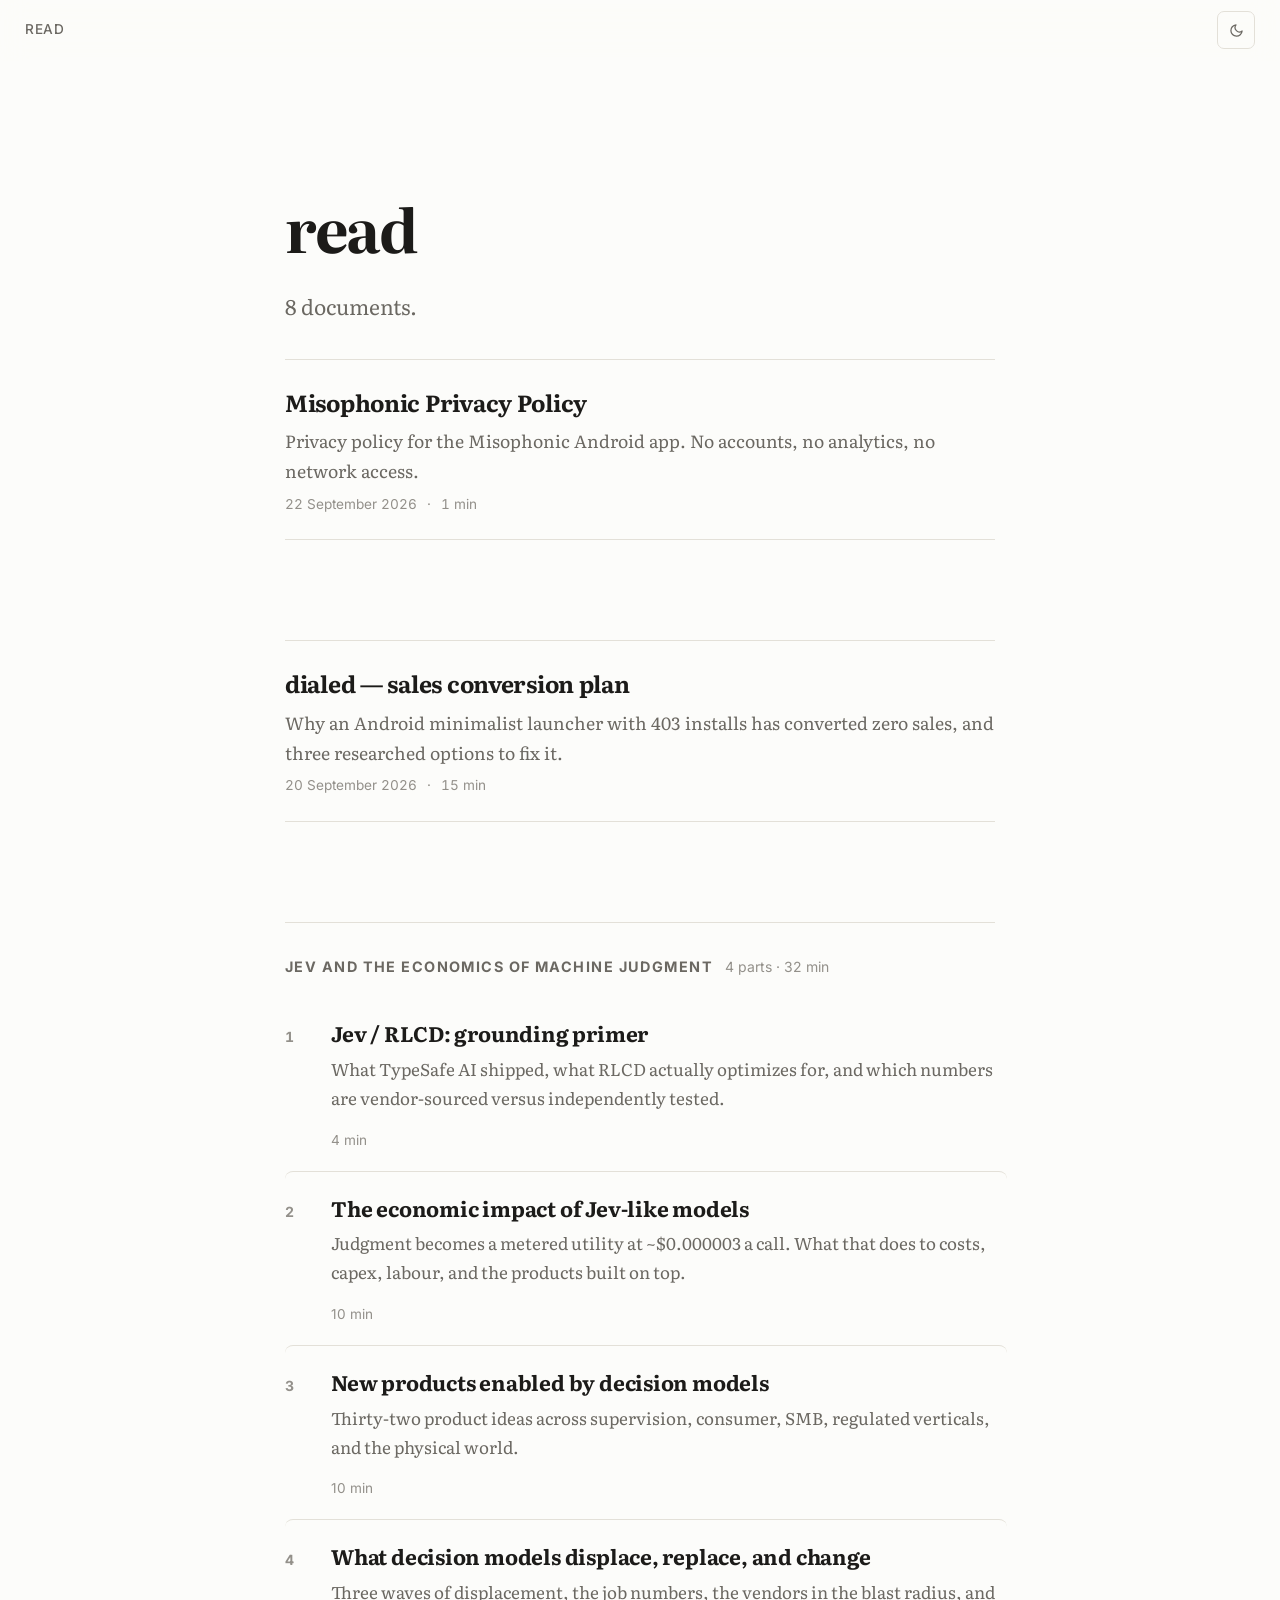
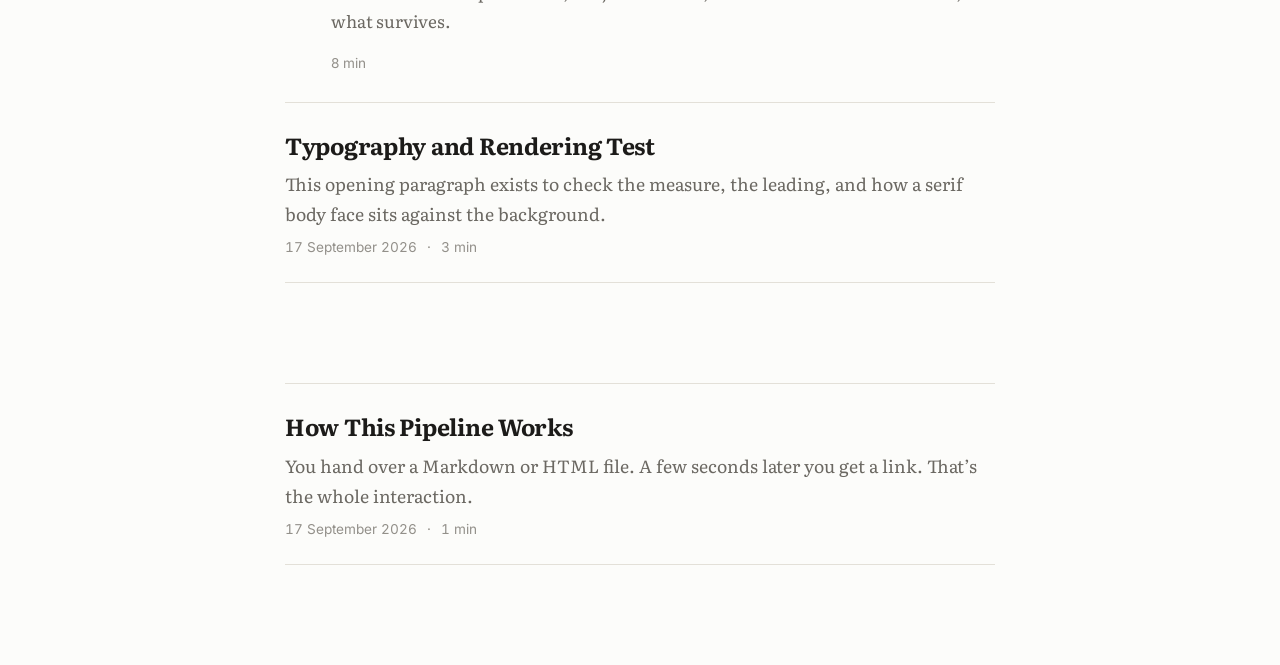
<file: docs/index.html>
<!DOCTYPE html>
<html lang="en">
<head>
<meta charset="utf-8">
<meta name="viewport" content="width=device-width, initial-scale=1, viewport-fit=cover">
<title>read</title>
<meta name="description" content="Published documents.">
<meta name="color-scheme" content="light dark">
<link rel="preload" as="font" type="font/woff2" crossorigin href="assets/fonts/literata-latin-400-normal.woff2">
<link rel="preload" as="font" type="font/woff2" crossorigin href="assets/fonts/inter-latin-600-normal.woff2">
<link rel="stylesheet" href="assets/fonts.css">
<link rel="stylesheet" href="assets/theme.css">
<script>
  (function () {
    try {
      var t = localStorage.getItem("read-theme");
      if (t) document.documentElement.setAttribute("data-theme", t);
    } catch (e) {}
  })();
</script>
</head>
<body>
<div class="topbar" id="topbar">
  <a class="home" href="./">read</a>
  <span class="crumb"></span>
  <button class="iconbtn" id="theme-toggle" type="button" aria-label="Toggle dark mode" title="Toggle dark mode">
    <svg class="icon-moon" viewBox="0 0 24 24" fill="none" stroke="currentColor" stroke-width="2"
         stroke-linecap="round" stroke-linejoin="round"><path d="M21 12.8A9 9 0 1 1 11.2 3a7 7 0 0 0 9.8 9.8z"/></svg>
    <svg class="icon-sun" viewBox="0 0 24 24" fill="none" stroke="currentColor" stroke-width="2"
         stroke-linecap="round" stroke-linejoin="round"><circle cx="12" cy="12" r="4"/><path d="M12 2v2M12 20v2M4.9 4.9l1.4 1.4M17.7 17.7l1.4 1.4M2 12h2M20 12h2M4.9 19.1l1.4-1.4M17.7 6.3l1.4-1.4"/></svg>
  </button>
</div>
<div class="shell">
  <header class="index-head">
    <h1>read</h1>
    <p>8 documents.</p>
  </header>
  <ul class="doclist"><li><a href="misophonic-privacy/"><span class="t">Misophonic Privacy Policy</span><span class="d">Privacy policy for the Misophonic Android app. No accounts, no analytics, no network access.</span><span class="m"><span>22 September 2026</span><span>&middot;</span><span>1 min</span></span></a></li></ul><ul class="doclist"><li><a href="dialed-conversion-plan/"><span class="t">dialed — sales conversion plan</span><span class="d">Why an Android minimalist launcher with 403 installs has converted zero sales, and three researched options to fix it.</span><span class="m"><span>20 September 2026</span><span>&middot;</span><span>15 min</span></span></a></li></ul><section class="series-block"><h2 class="series-title">Jev and the economics of machine judgment<span class="series-meta">4 parts &middot; 32 min</span></h2><ol class="series-list"><li><a href="jev-primer/"><span class="n">1</span><span class="body"><span class="t">Jev / RLCD: grounding primer</span><span class="d">What TypeSafe AI shipped, what RLCD actually optimizes for, and which numbers are vendor-sourced versus independently tested.</span><span class="m">4 min</span></span></a></li><li><a href="jev-economic-impact/"><span class="n">2</span><span class="body"><span class="t">The economic impact of Jev-like models</span><span class="d">Judgment becomes a metered utility at ~$0.000003 a call. What that does to costs, capex, labour, and the products built on top.</span><span class="m">10 min</span></span></a></li><li><a href="jev-new-products/"><span class="n">3</span><span class="body"><span class="t">New products enabled by decision models</span><span class="d">Thirty-two product ideas across supervision, consumer, SMB, regulated verticals, and the physical world.</span><span class="m">10 min</span></span></a></li><li><a href="jev-displaced-and-changed/"><span class="n">4</span><span class="body"><span class="t">What decision models displace, replace, and change</span><span class="d">Three waves of displacement, the job numbers, the vendors in the blast radius, and what survives.</span><span class="m">8 min</span></span></a></li></ol></section><ul class="doclist"><li><a href="sample/"><span class="t">Typography and Rendering Test</span><span class="d">This opening paragraph exists to check the measure, the leading, and how a serif body face sits against the background.</span><span class="m"><span>17 September 2026</span><span>&middot;</span><span>3 min</span></span></a></li></ul><ul class="doclist"><li><a href="how-it-works/"><span class="t">How This Pipeline Works</span><span class="d">You hand over a Markdown or HTML file. A few seconds later you get a link. That’s the whole interaction.</span><span class="m"><span>17 September 2026</span><span>&middot;</span><span>1 min</span></span></a></li></ul>
</div>
<script>
(function () {
  var root = document.documentElement;
  document.getElementById("theme-toggle").addEventListener("click", function () {
    var cur = root.getAttribute("data-theme");
    if (!cur) cur = matchMedia("(prefers-color-scheme: dark)").matches ? "dark" : "light";
    var next = cur === "dark" ? "light" : "dark";
    root.setAttribute("data-theme", next);
    try { localStorage.setItem("read-theme", next); } catch (e) {}
  });
  var topbar = document.getElementById("topbar");
  addEventListener("scroll", function () {
    topbar.classList.toggle("scrolled", window.scrollY > 8);
  }, { passive: true });
})();
</script>
</body>
</html>
</file>
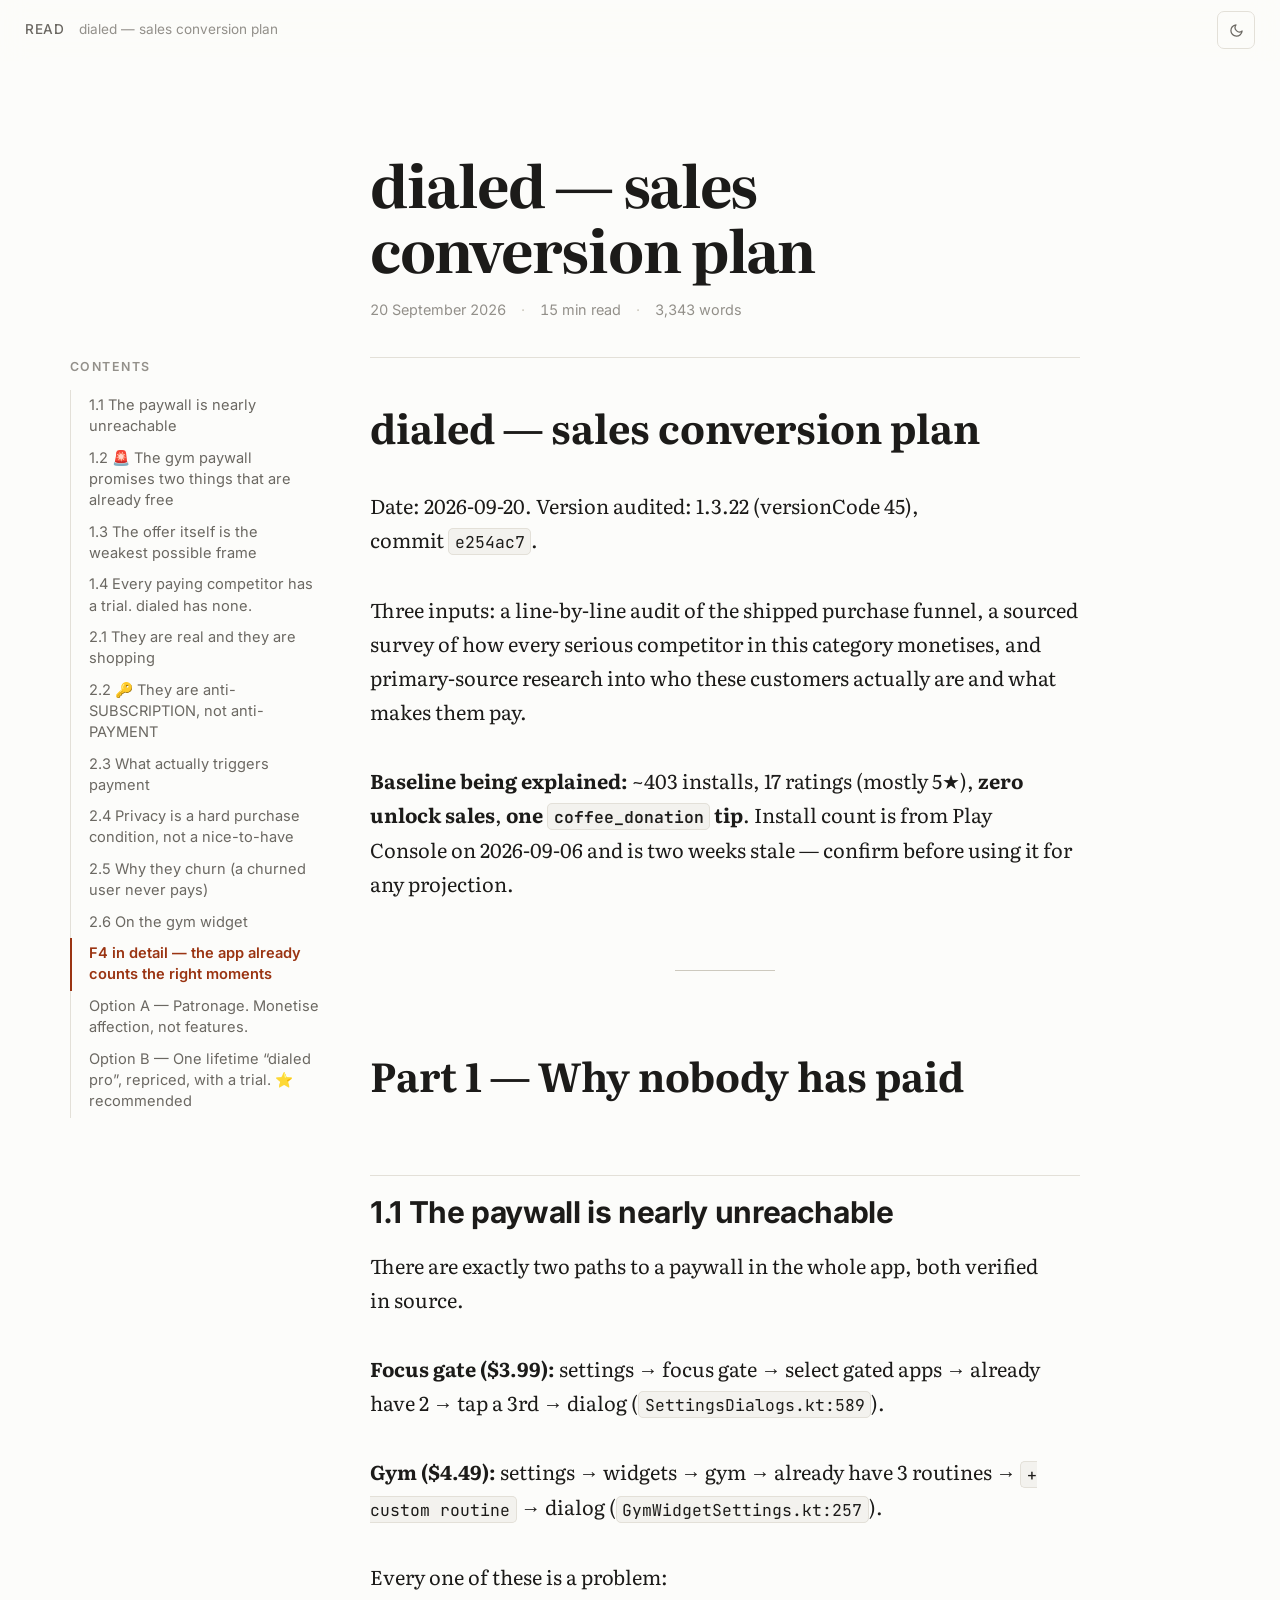
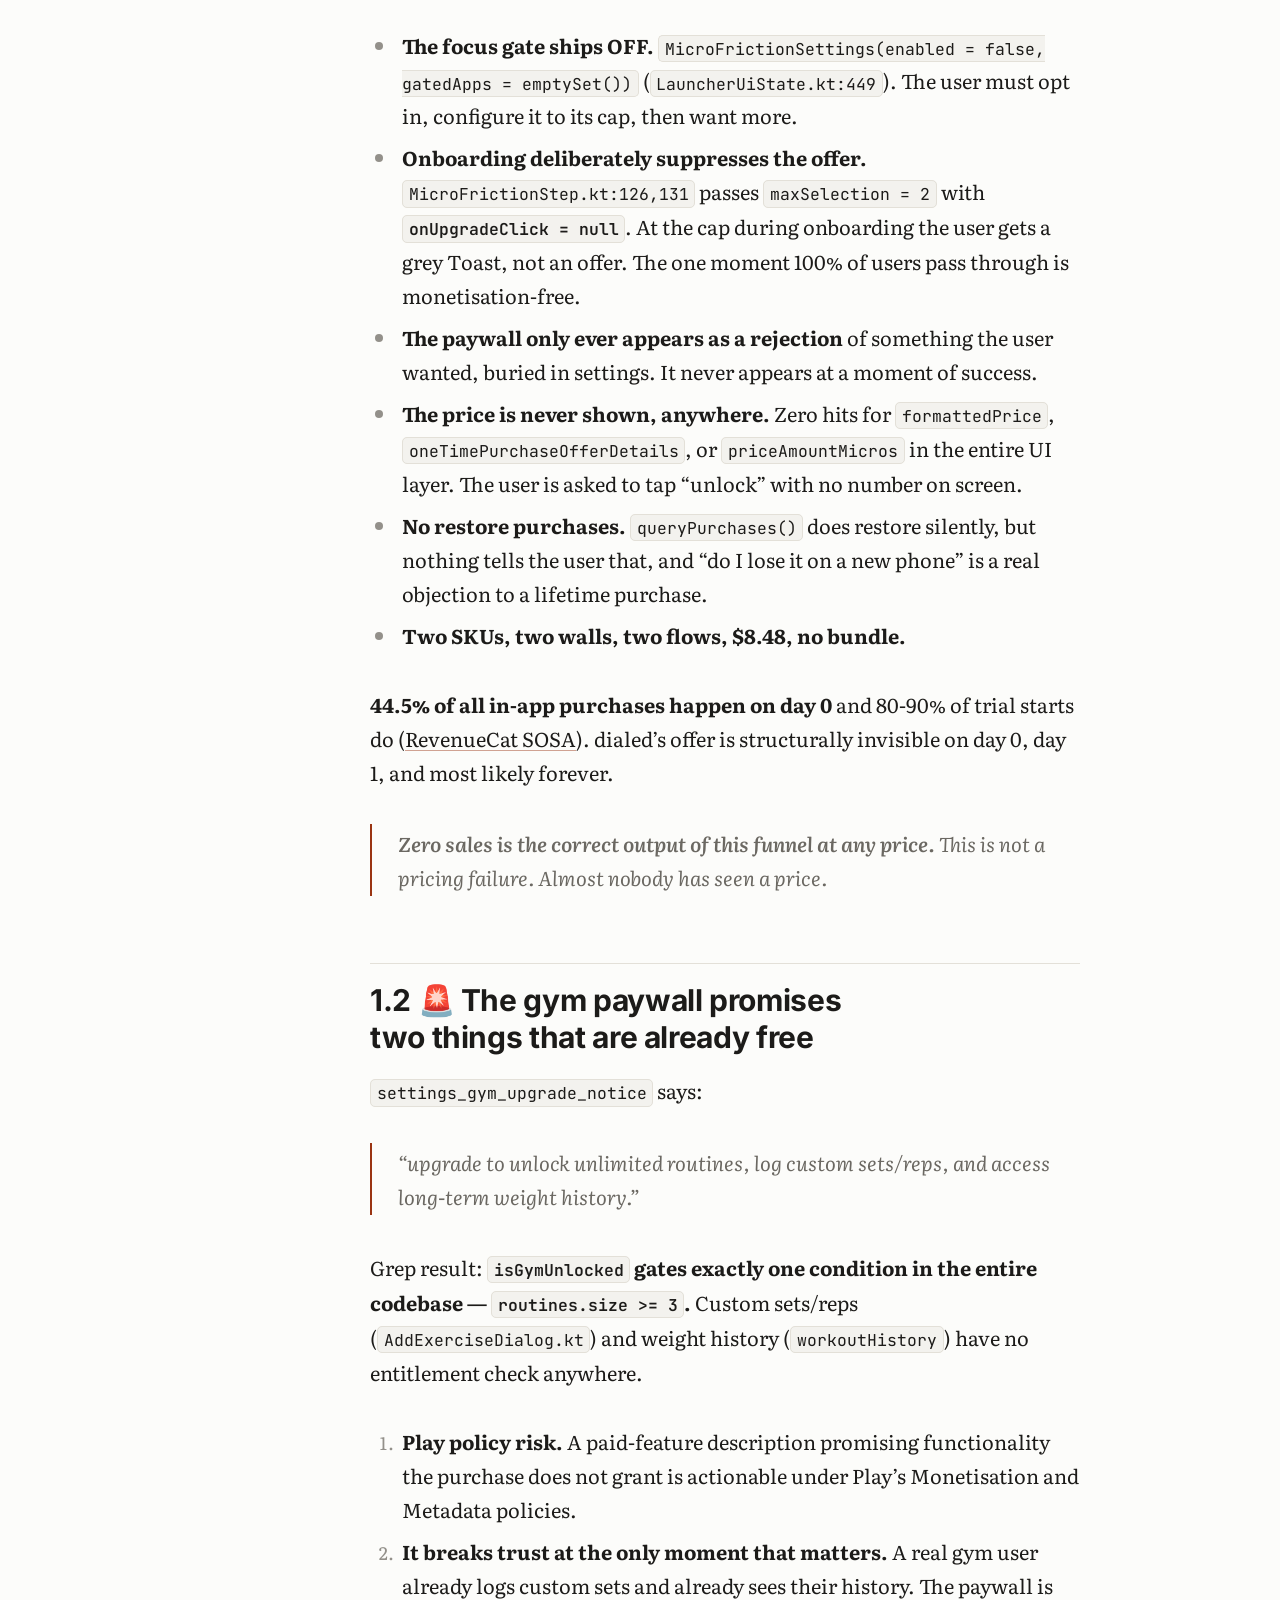
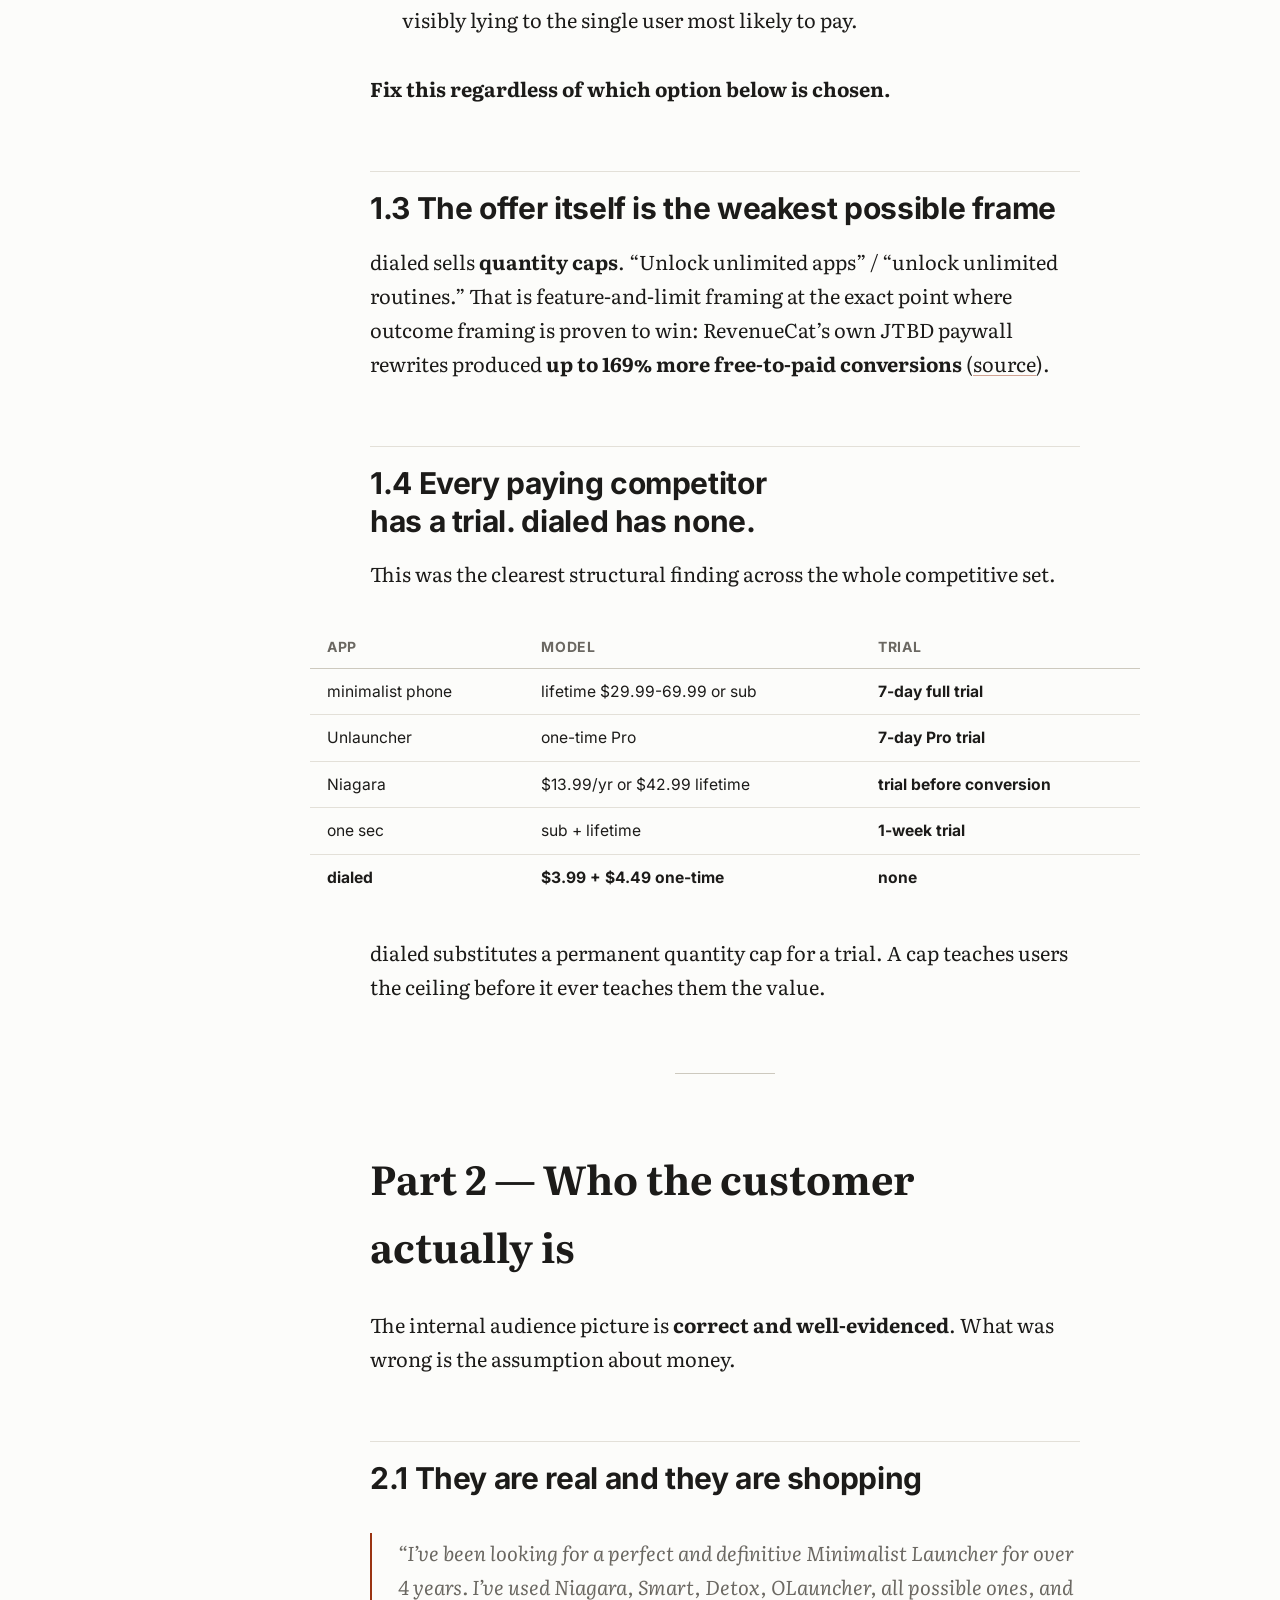
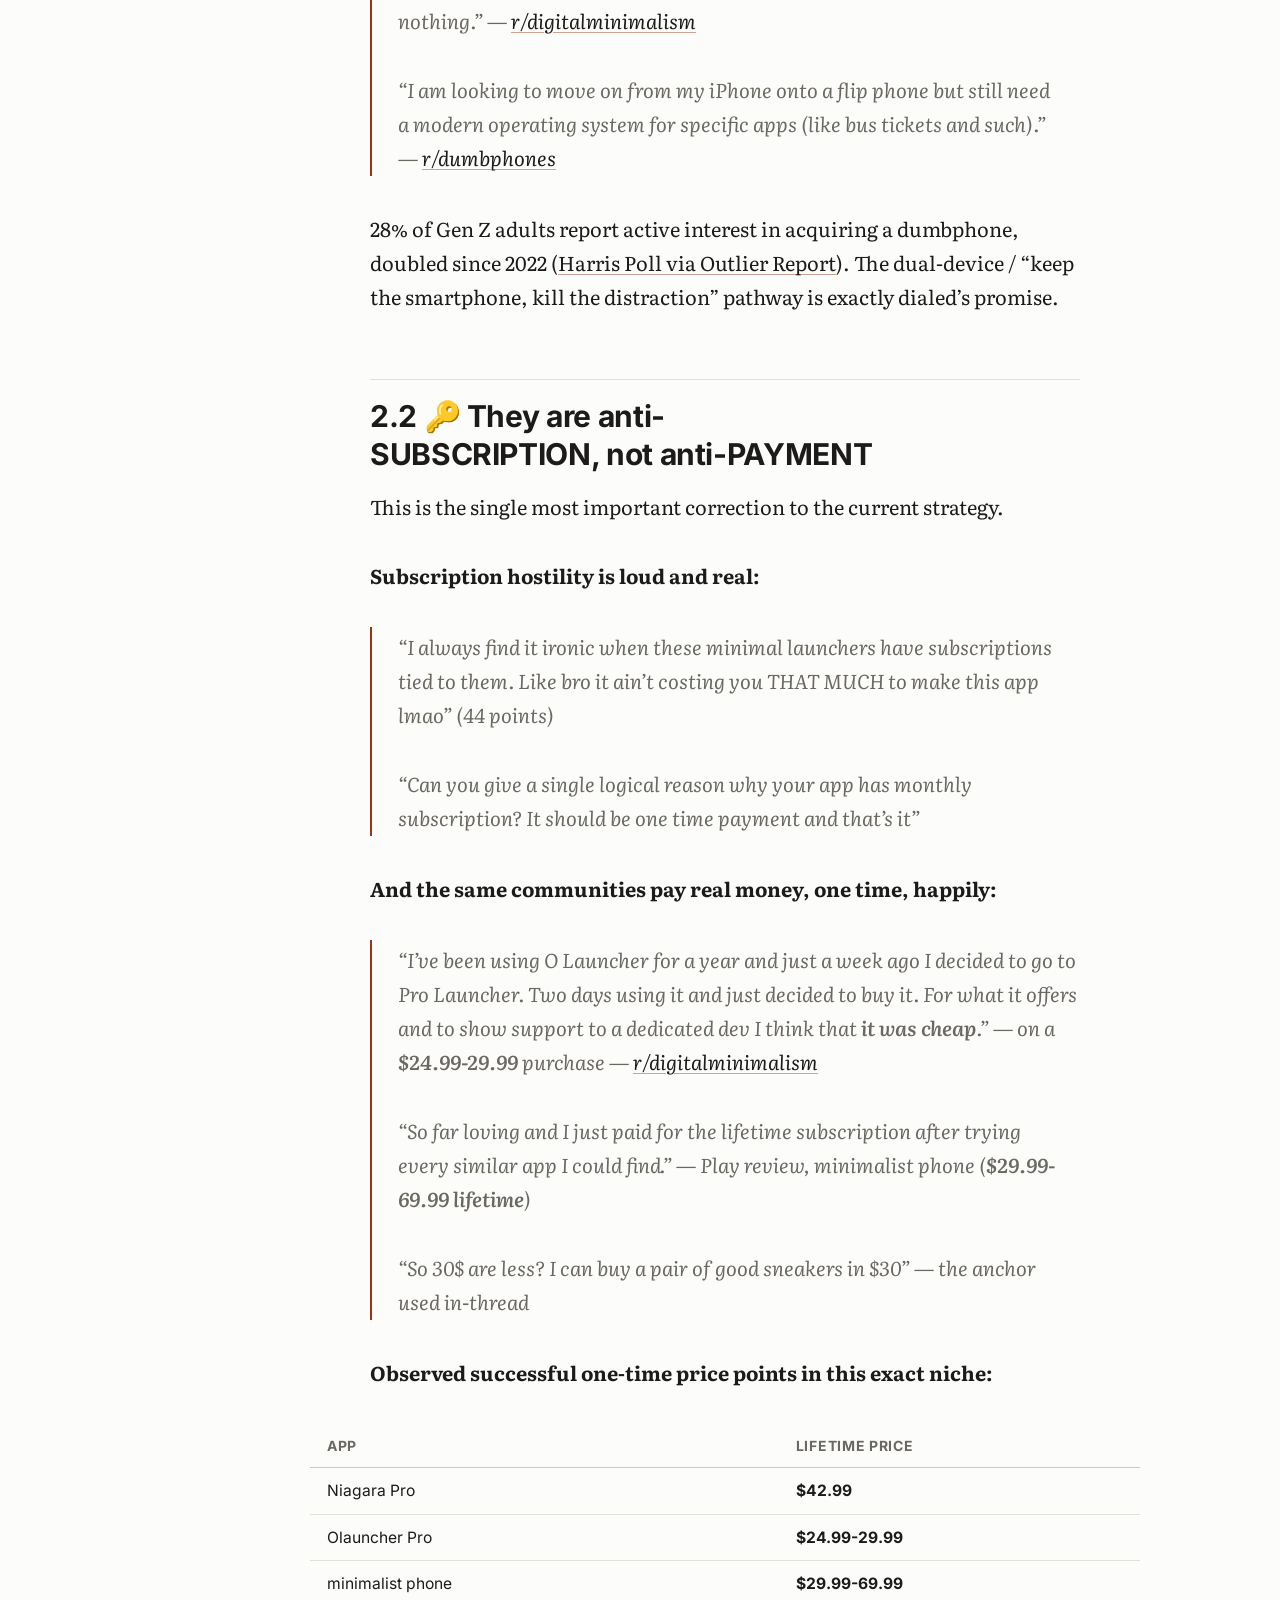
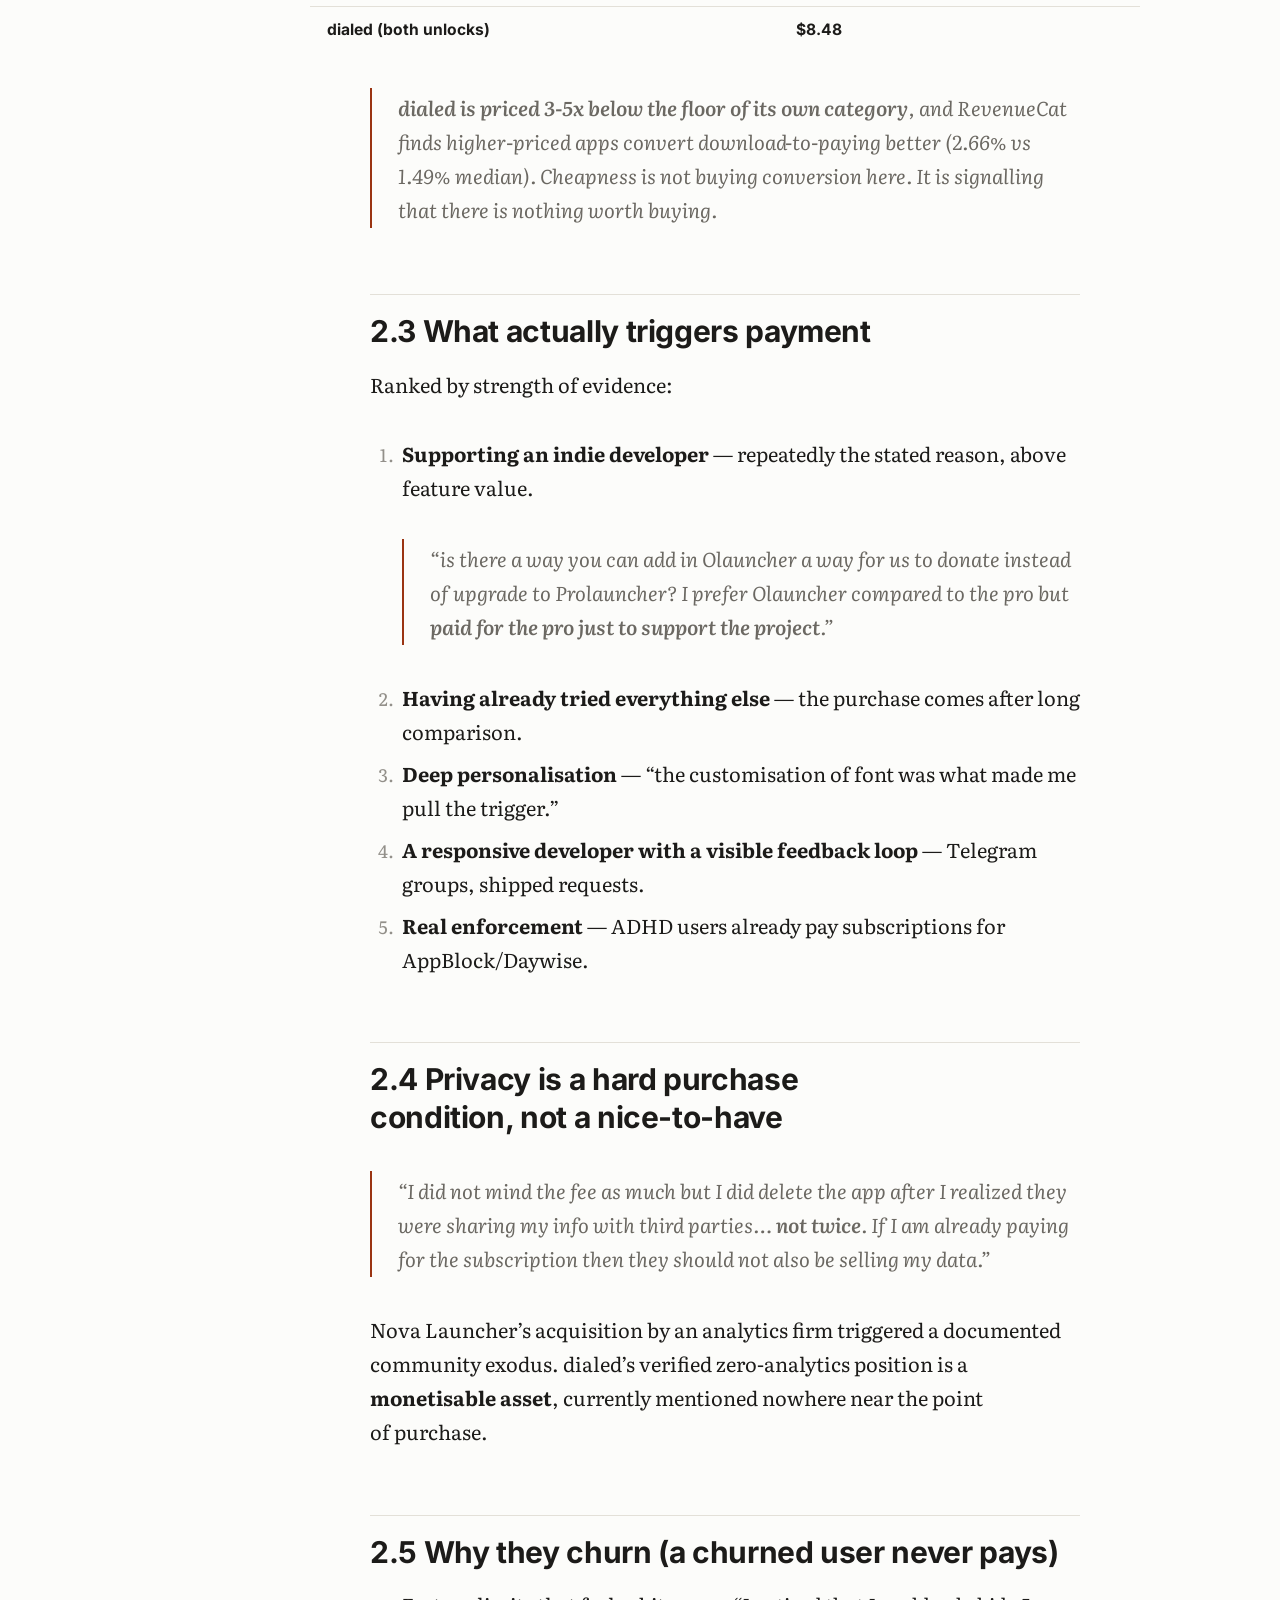
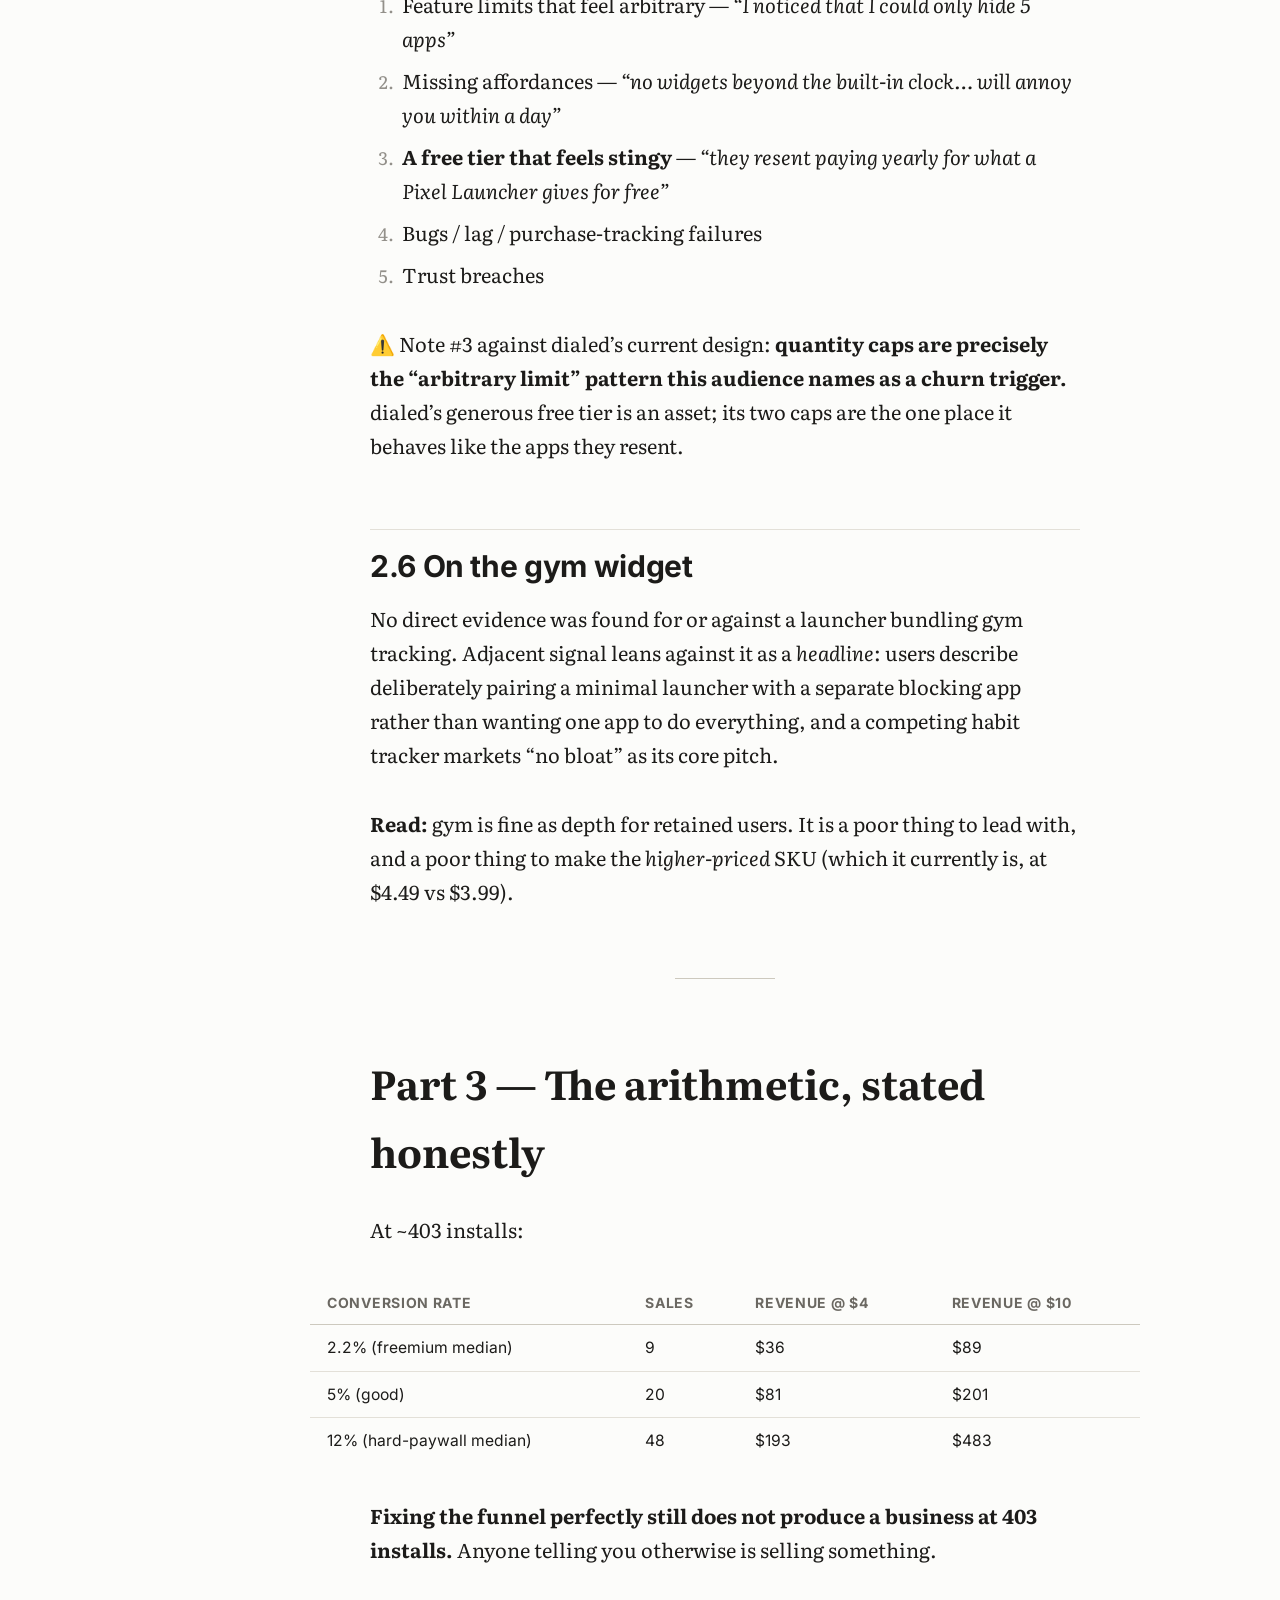
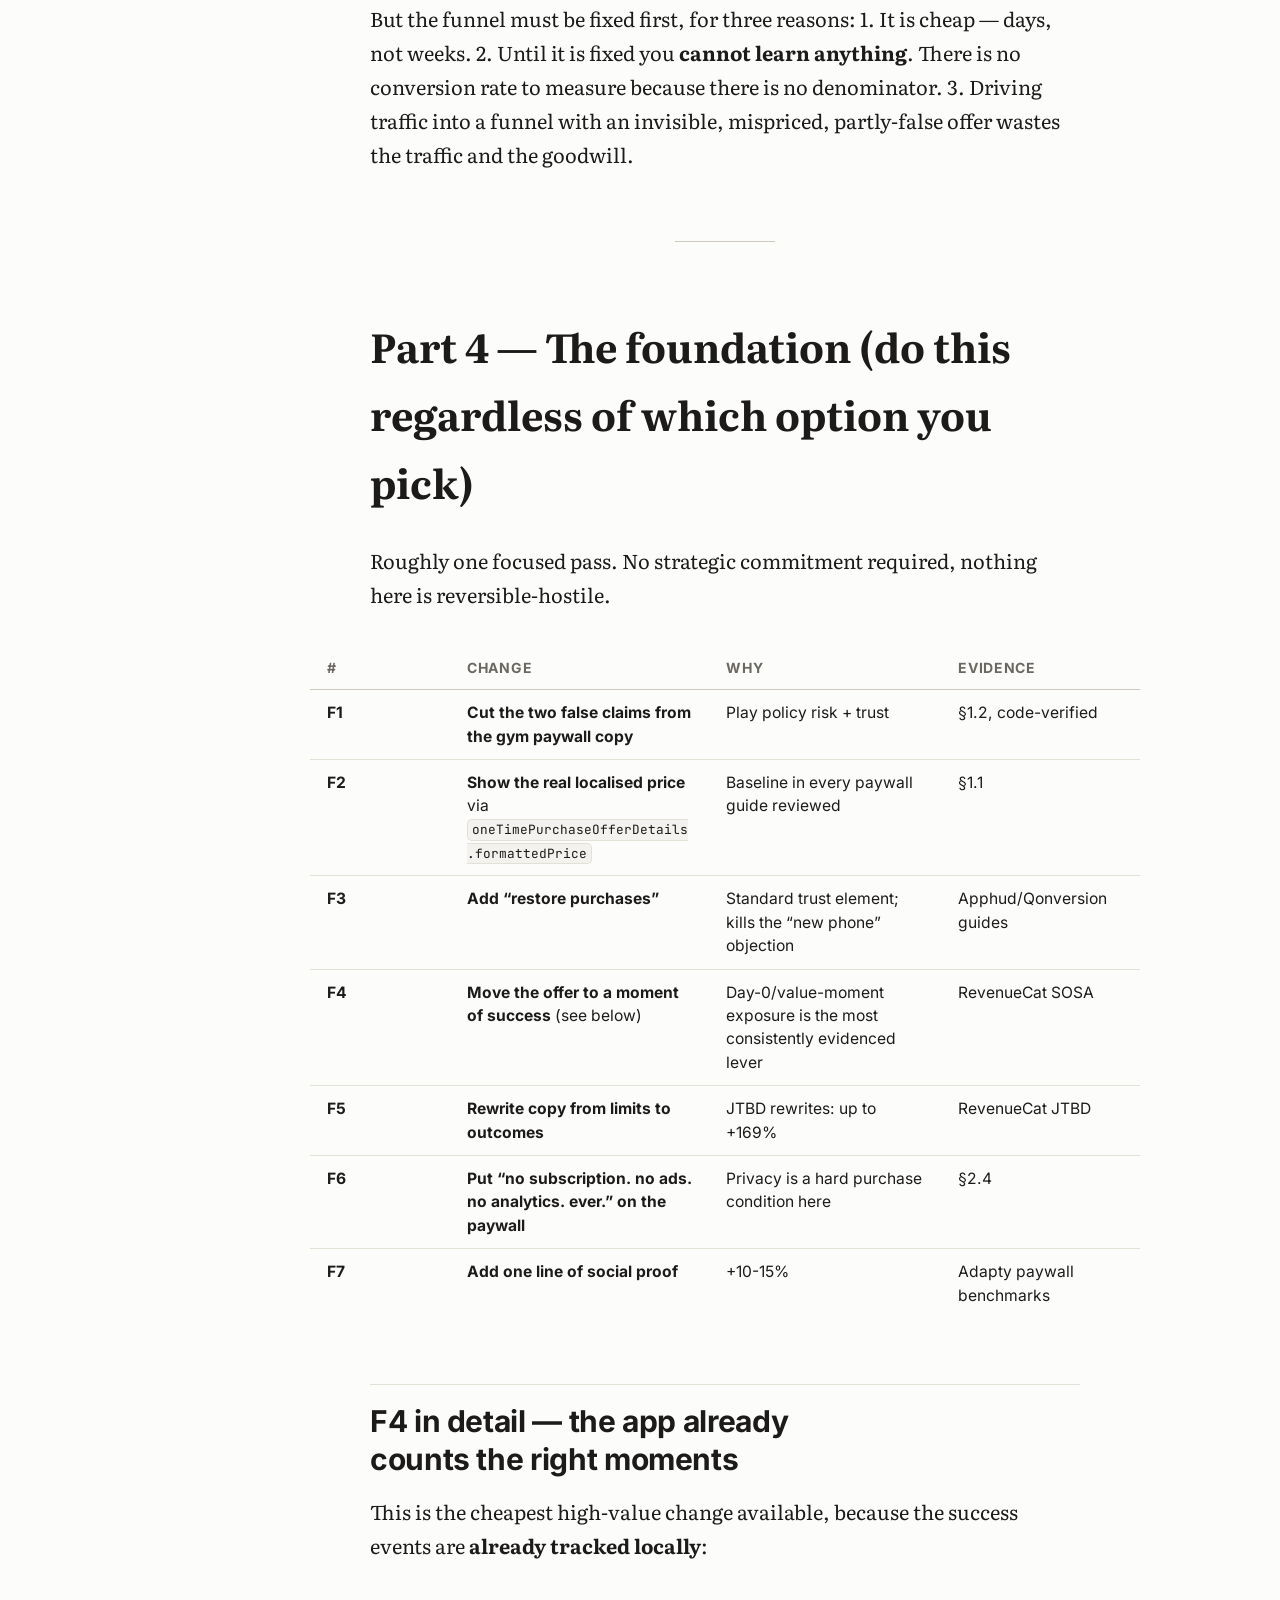
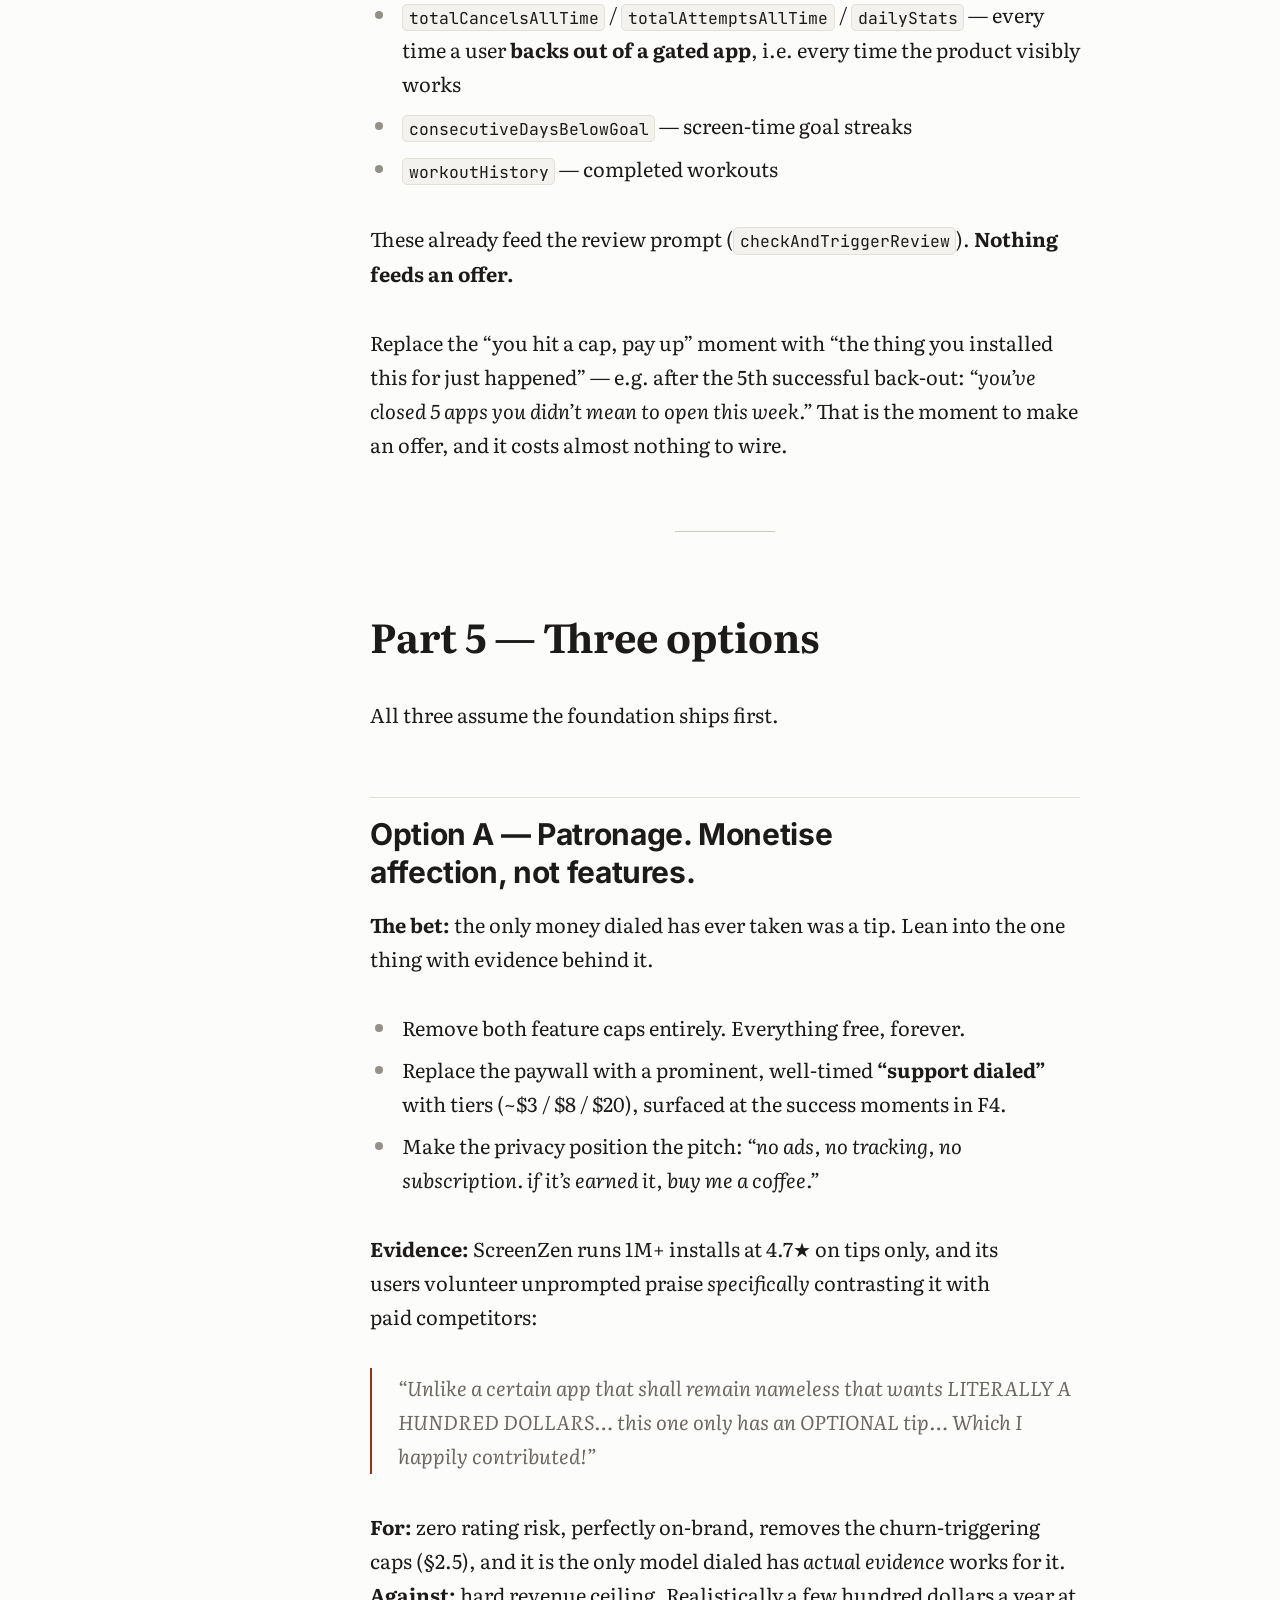
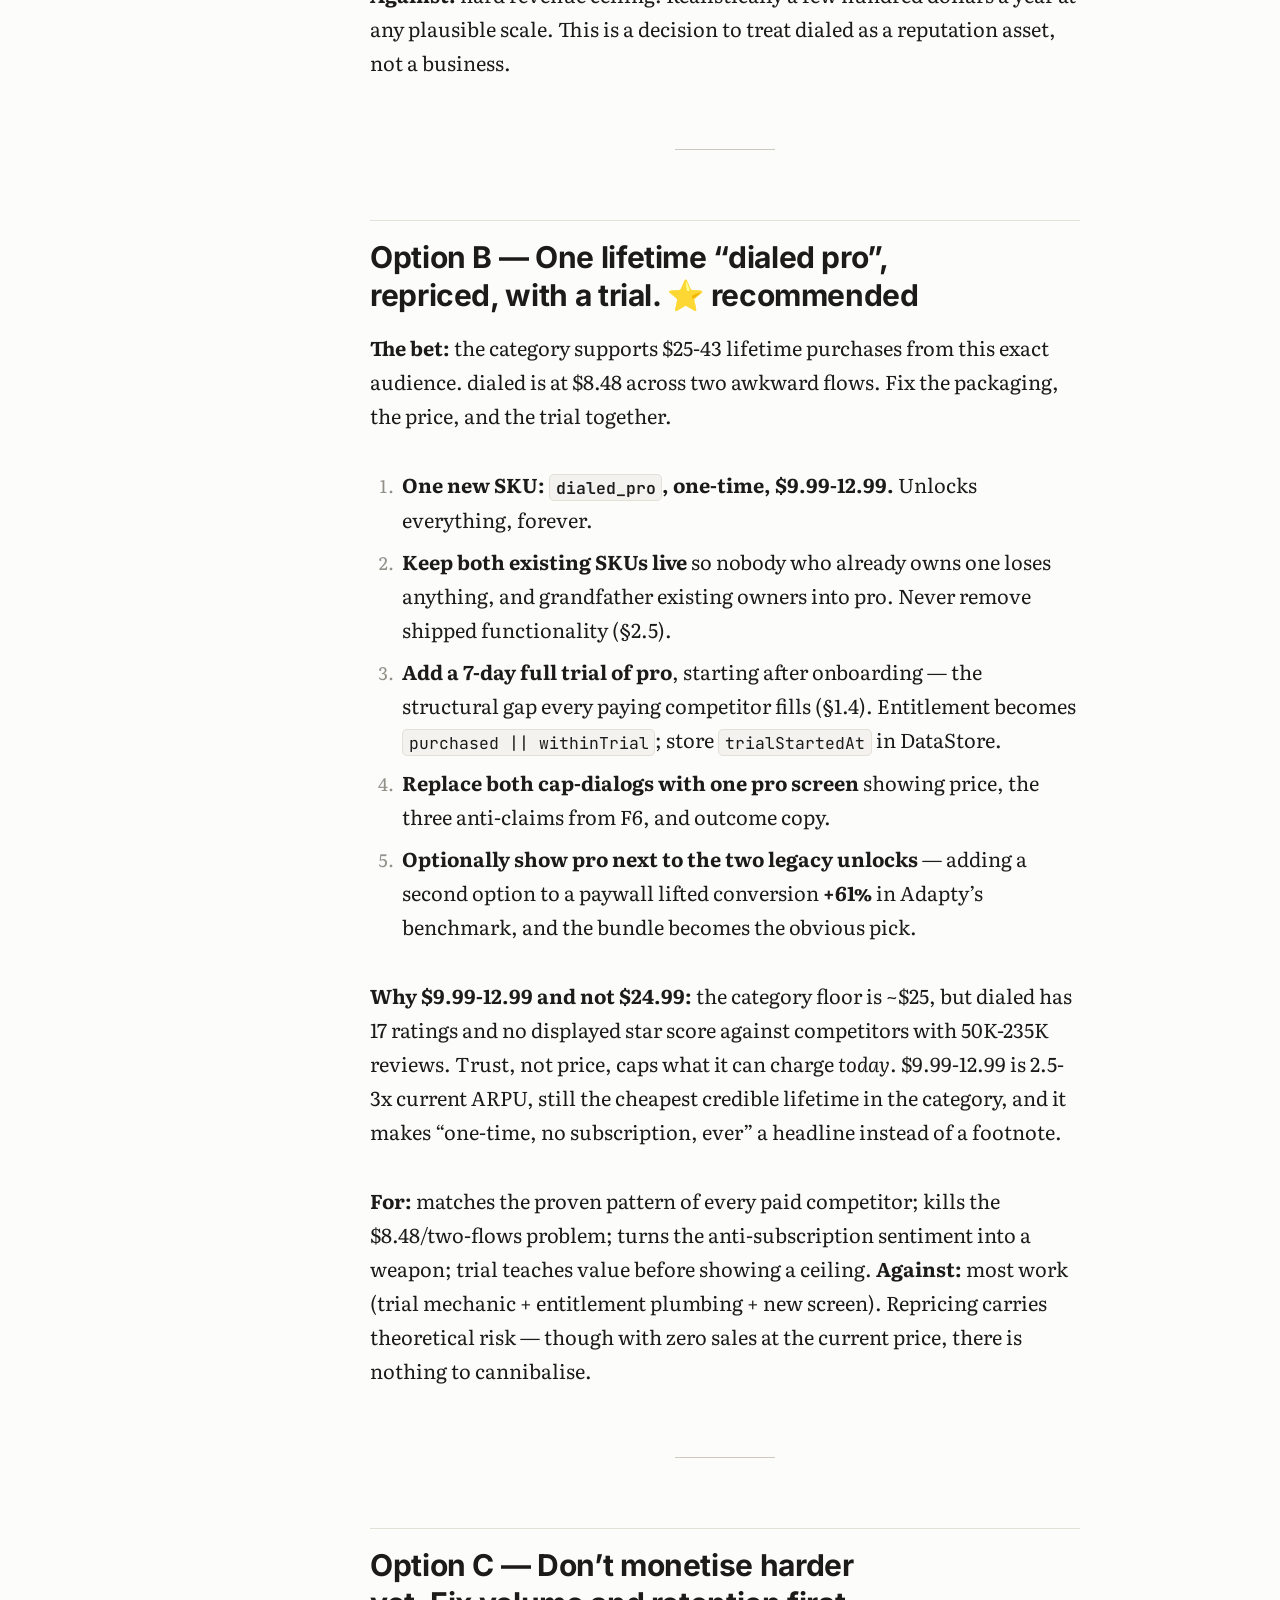
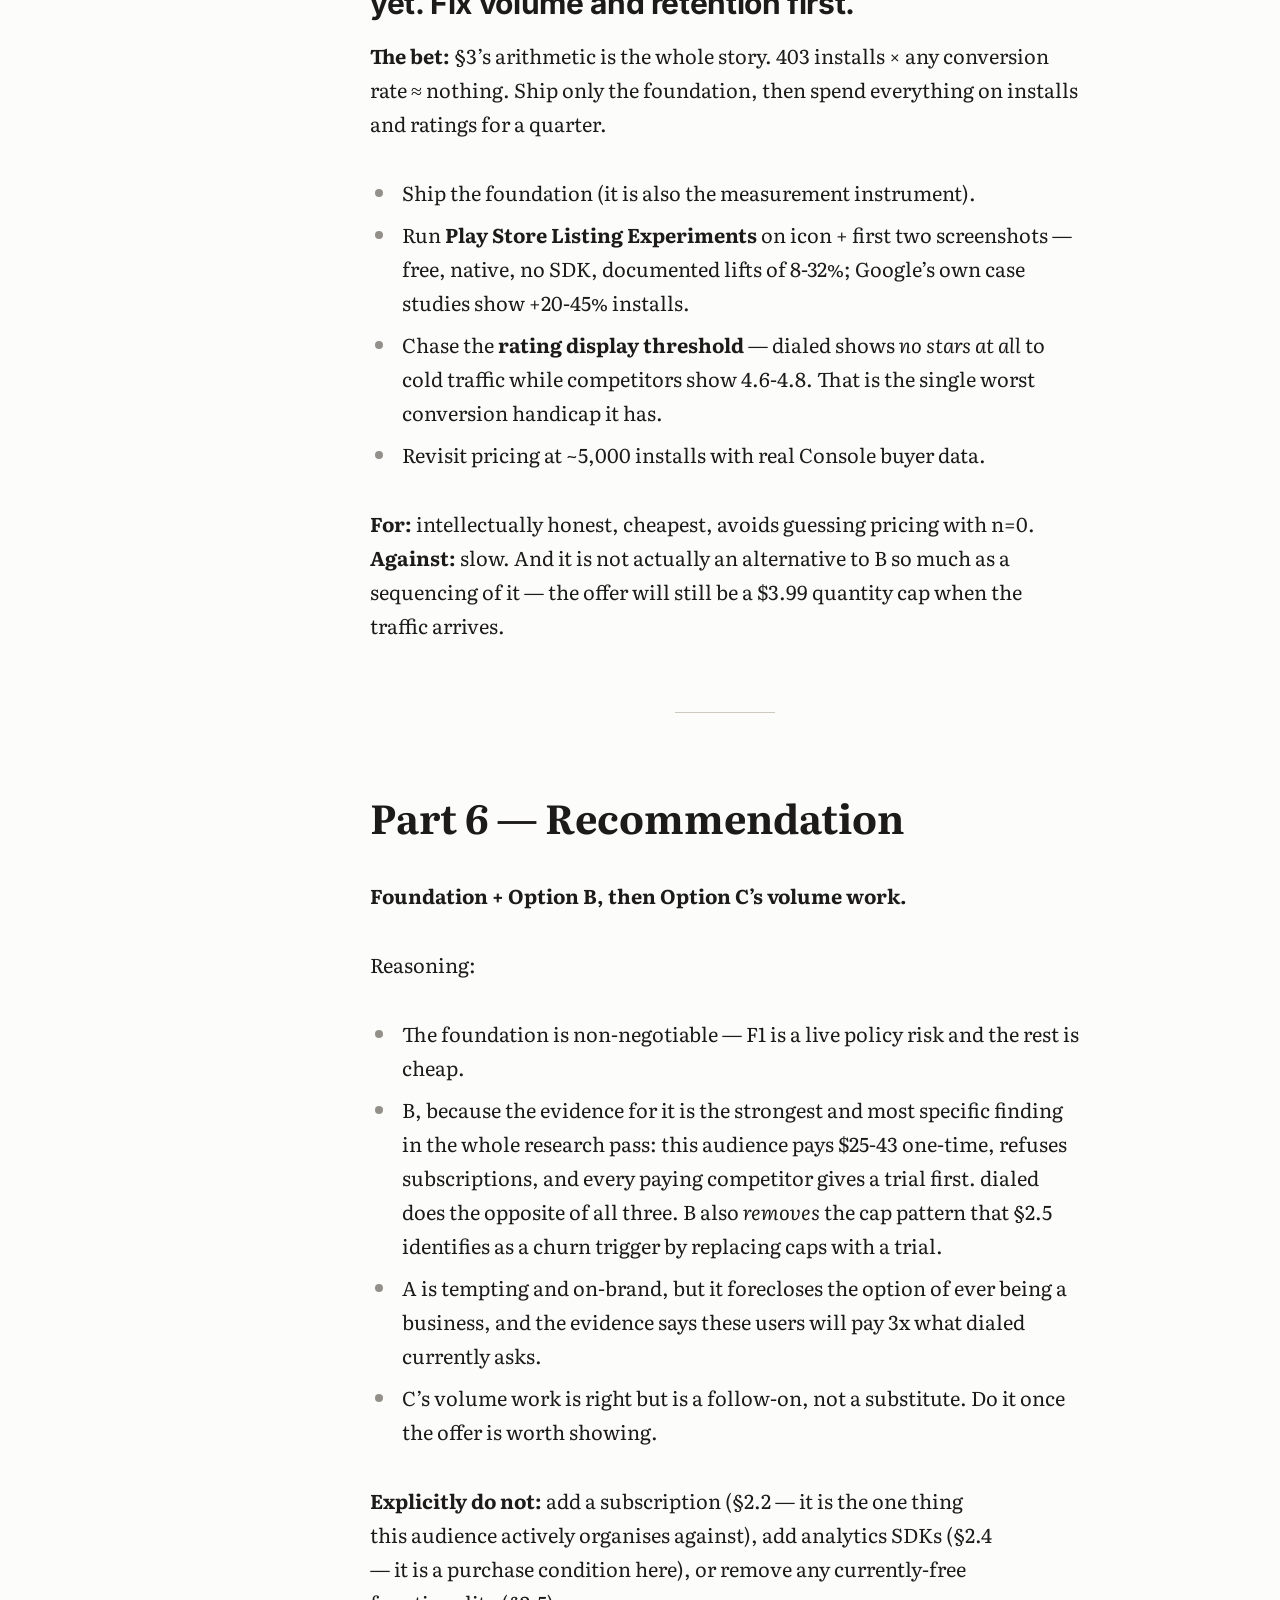
<file: docs/dialed-conversion-plan/index.html>
<!DOCTYPE html>
<html lang="en">
<head>
<meta charset="utf-8">
<meta name="viewport" content="width=device-width, initial-scale=1, viewport-fit=cover">
<title>dialed — sales conversion plan</title>
<meta name="description" content="Why an Android minimalist launcher with 403 installs has converted zero sales, and three researched options to fix it.">
<meta name="color-scheme" content="light dark">
<meta property="og:type" content="article">
<meta property="og:title" content="dialed — sales conversion plan">
<meta property="og:description" content="Why an Android minimalist launcher with 403 installs has converted zero sales, and three researched options to fix it.">
<meta name="twitter:card" content="summary_large_image">
<link rel="preload" as="font" type="font/woff2" crossorigin href="../assets/fonts/literata-latin-400-normal.woff2">
<link rel="preload" as="font" type="font/woff2" crossorigin href="../assets/fonts/inter-latin-600-normal.woff2">
<link rel="stylesheet" href="../assets/fonts.css">
<link rel="stylesheet" href="../assets/theme.css">
<style>
pre { line-height: 125%; }
td.linenos .normal { color: inherit; background-color: transparent; padding-left: 5px; padding-right: 5px; }
span.linenos { color: inherit; background-color: transparent; padding-left: 5px; padding-right: 5px; }
td.linenos .special { color: #000000; background-color: #ffffc0; padding-left: 5px; padding-right: 5px; }
span.linenos.special { color: #000000; background-color: #ffffc0; padding-left: 5px; padding-right: 5px; }
.codehilite .hll { background-color: #ffffcc }
.codehilite { background: #ffffff; }
.codehilite .c { color: #177500 } /* Comment */
.codehilite .err { color: #000 } /* Error */
.codehilite .k { color: #A90D91 } /* Keyword */
.codehilite .l { color: #1C01CE } /* Literal */
.codehilite .n { color: #000 } /* Name */
.codehilite .o { color: #000 } /* Operator */
.codehilite .ch { color: #177500 } /* Comment.Hashbang */
.codehilite .cm { color: #177500 } /* Comment.Multiline */
.codehilite .cp { color: #633820 } /* Comment.Preproc */
.codehilite .cpf { color: #177500 } /* Comment.PreprocFile */
.codehilite .c1 { color: #177500 } /* Comment.Single */
.codehilite .cs { color: #177500 } /* Comment.Special */
.codehilite .kc { color: #A90D91 } /* Keyword.Constant */
.codehilite .kd { color: #A90D91 } /* Keyword.Declaration */
.codehilite .kn { color: #A90D91 } /* Keyword.Namespace */
.codehilite .kp { color: #A90D91 } /* Keyword.Pseudo */
.codehilite .kr { color: #A90D91 } /* Keyword.Reserved */
.codehilite .kt { color: #A90D91 } /* Keyword.Type */
.codehilite .ld { color: #1C01CE } /* Literal.Date */
.codehilite .m { color: #1C01CE } /* Literal.Number */
.codehilite .s { color: #C41A16 } /* Literal.String */
.codehilite .na { color: #836C28 } /* Name.Attribute */
.codehilite .nb { color: #A90D91 } /* Name.Builtin */
.codehilite .nc { color: #3F6E75 } /* Name.Class */
.codehilite .no { color: #000 } /* Name.Constant */
.codehilite .nd { color: #000 } /* Name.Decorator */
.codehilite .ni { color: #000 } /* Name.Entity */
.codehilite .ne { color: #000 } /* Name.Exception */
.codehilite .nf { color: #000 } /* Name.Function */
.codehilite .nl { color: #000 } /* Name.Label */
.codehilite .nn { color: #000 } /* Name.Namespace */
.codehilite .nx { color: #000 } /* Name.Other */
.codehilite .py { color: #000 } /* Name.Property */
.codehilite .nt { color: #000 } /* Name.Tag */
.codehilite .nv { color: #000 } /* Name.Variable */
.codehilite .ow { color: #000 } /* Operator.Word */
.codehilite .mb { color: #1C01CE } /* Literal.Number.Bin */
.codehilite .mf { color: #1C01CE } /* Literal.Number.Float */
.codehilite .mh { color: #1C01CE } /* Literal.Number.Hex */
.codehilite .mi { color: #1C01CE } /* Literal.Number.Integer */
.codehilite .mo { color: #1C01CE } /* Literal.Number.Oct */
.codehilite .sa { color: #C41A16 } /* Literal.String.Affix */
.codehilite .sb { color: #C41A16 } /* Literal.String.Backtick */
.codehilite .sc { color: #2300CE } /* Literal.String.Char */
.codehilite .dl { color: #C41A16 } /* Literal.String.Delimiter */
.codehilite .sd { color: #C41A16 } /* Literal.String.Doc */
.codehilite .s2 { color: #C41A16 } /* Literal.String.Double */
.codehilite .se { color: #C41A16 } /* Literal.String.Escape */
.codehilite .sh { color: #C41A16 } /* Literal.String.Heredoc */
.codehilite .si { color: #C41A16 } /* Literal.String.Interpol */
.codehilite .sx { color: #C41A16 } /* Literal.String.Other */
.codehilite .sr { color: #C41A16 } /* Literal.String.Regex */
.codehilite .s1 { color: #C41A16 } /* Literal.String.Single */
.codehilite .ss { color: #C41A16 } /* Literal.String.Symbol */
.codehilite .bp { color: #5B269A } /* Name.Builtin.Pseudo */
.codehilite .fm { color: #000 } /* Name.Function.Magic */
.codehilite .vc { color: #000 } /* Name.Variable.Class */
.codehilite .vg { color: #000 } /* Name.Variable.Global */
.codehilite .vi { color: #000 } /* Name.Variable.Instance */
.codehilite .vm { color: #000 } /* Name.Variable.Magic */
.codehilite .il { color: #1C01CE } /* Literal.Number.Integer.Long */
pre { line-height: 125%; }
td.linenos .normal { color: #6e7681; background-color: #0d1117; padding-left: 5px; padding-right: 5px; }
span.linenos { color: #6e7681; background-color: #0d1117; padding-left: 5px; padding-right: 5px; }
td.linenos .special { color: #e6edf3; background-color: #6e7681; padding-left: 5px; padding-right: 5px; }
span.linenos.special { color: #e6edf3; background-color: #6e7681; padding-left: 5px; padding-right: 5px; }
html[data-theme="dark"] .codehilite .hll { background-color: #6e7681 }
html[data-theme="dark"] .codehilite { background: #0d1117; color: #E6EDF3 }
html[data-theme="dark"] .codehilite .c { color: #8B949E; font-style: italic } /* Comment */
html[data-theme="dark"] .codehilite .err { color: #F85149 } /* Error */
html[data-theme="dark"] .codehilite .esc { color: #E6EDF3 } /* Escape */
html[data-theme="dark"] .codehilite .g { color: #E6EDF3 } /* Generic */
html[data-theme="dark"] .codehilite .k { color: #FF7B72 } /* Keyword */
html[data-theme="dark"] .codehilite .l { color: #A5D6FF } /* Literal */
html[data-theme="dark"] .codehilite .n { color: #E6EDF3 } /* Name */
html[data-theme="dark"] .codehilite .o { color: #FF7B72; font-weight: bold } /* Operator */
html[data-theme="dark"] .codehilite .x { color: #E6EDF3 } /* Other */
html[data-theme="dark"] .codehilite .p { color: #E6EDF3 } /* Punctuation */
html[data-theme="dark"] .codehilite .ch { color: #8B949E; font-style: italic } /* Comment.Hashbang */
html[data-theme="dark"] .codehilite .cm { color: #8B949E; font-style: italic } /* Comment.Multiline */
html[data-theme="dark"] .codehilite .cp { color: #8B949E; font-weight: bold; font-style: italic } /* Comment.Preproc */
html[data-theme="dark"] .codehilite .cpf { color: #8B949E; font-style: italic } /* Comment.PreprocFile */
html[data-theme="dark"] .codehilite .c1 { color: #8B949E; font-style: italic } /* Comment.Single */
html[data-theme="dark"] .codehilite .cs { color: #8B949E; font-weight: bold; font-style: italic } /* Comment.Special */
html[data-theme="dark"] .codehilite .gd { color: #FFA198; background-color: #490202 } /* Generic.Deleted */
html[data-theme="dark"] .codehilite .ge { color: #E6EDF3; font-style: italic } /* Generic.Emph */
html[data-theme="dark"] .codehilite .ges { color: #E6EDF3; font-weight: bold; font-style: italic } /* Generic.EmphStrong */
html[data-theme="dark"] .codehilite .gr { color: #FFA198 } /* Generic.Error */
html[data-theme="dark"] .codehilite .gh { color: #79C0FF; font-weight: bold } /* Generic.Heading */
html[data-theme="dark"] .codehilite .gi { color: #56D364; background-color: #0F5323 } /* Generic.Inserted */
html[data-theme="dark"] .codehilite .go { color: #8B949E } /* Generic.Output */
html[data-theme="dark"] .codehilite .gp { color: #8B949E } /* Generic.Prompt */
html[data-theme="dark"] .codehilite .gs { color: #E6EDF3; font-weight: bold } /* Generic.Strong */
html[data-theme="dark"] .codehilite .gu { color: #79C0FF } /* Generic.Subheading */
html[data-theme="dark"] .codehilite .gt { color: #FF7B72 } /* Generic.Traceback */
html[data-theme="dark"] .codehilite .g-Underline { color: #E6EDF3; text-decoration: underline } /* Generic.Underline */
html[data-theme="dark"] .codehilite .kc { color: #79C0FF } /* Keyword.Constant */
html[data-theme="dark"] .codehilite .kd { color: #FF7B72 } /* Keyword.Declaration */
html[data-theme="dark"] .codehilite .kn { color: #FF7B72 } /* Keyword.Namespace */
html[data-theme="dark"] .codehilite .kp { color: #79C0FF } /* Keyword.Pseudo */
html[data-theme="dark"] .codehilite .kr { color: #FF7B72 } /* Keyword.Reserved */
html[data-theme="dark"] .codehilite .kt { color: #FF7B72 } /* Keyword.Type */
html[data-theme="dark"] .codehilite .ld { color: #79C0FF } /* Literal.Date */
html[data-theme="dark"] .codehilite .m { color: #A5D6FF } /* Literal.Number */
html[data-theme="dark"] .codehilite .s { color: #A5D6FF } /* Literal.String */
html[data-theme="dark"] .codehilite .na { color: #E6EDF3 } /* Name.Attribute */
html[data-theme="dark"] .codehilite .nb { color: #E6EDF3 } /* Name.Builtin */
html[data-theme="dark"] .codehilite .nc { color: #F0883E; font-weight: bold } /* Name.Class */
html[data-theme="dark"] .codehilite .no { color: #79C0FF; font-weight: bold } /* Name.Constant */
html[data-theme="dark"] .codehilite .nd { color: #D2A8FF; font-weight: bold } /* Name.Decorator */
html[data-theme="dark"] .codehilite .ni { color: #FFA657 } /* Name.Entity */
html[data-theme="dark"] .codehilite .ne { color: #F0883E; font-weight: bold } /* Name.Exception */
html[data-theme="dark"] .codehilite .nf { color: #D2A8FF; font-weight: bold } /* Name.Function */
html[data-theme="dark"] .codehilite .nl { color: #79C0FF; font-weight: bold } /* Name.Label */
html[data-theme="dark"] .codehilite .nn { color: #FF7B72 } /* Name.Namespace */
html[data-theme="dark"] .codehilite .nx { color: #E6EDF3 } /* Name.Other */
html[data-theme="dark"] .codehilite .py { color: #79C0FF } /* Name.Property */
html[data-theme="dark"] .codehilite .nt { color: #7EE787 } /* Name.Tag */
html[data-theme="dark"] .codehilite .nv { color: #79C0FF } /* Name.Variable */
html[data-theme="dark"] .codehilite .ow { color: #FF7B72; font-weight: bold } /* Operator.Word */
html[data-theme="dark"] .codehilite .pm { color: #E6EDF3 } /* Punctuation.Marker */
html[data-theme="dark"] .codehilite .w { color: #6E7681 } /* Text.Whitespace */
html[data-theme="dark"] .codehilite .mb { color: #A5D6FF } /* Literal.Number.Bin */
html[data-theme="dark"] .codehilite .mf { color: #A5D6FF } /* Literal.Number.Float */
html[data-theme="dark"] .codehilite .mh { color: #A5D6FF } /* Literal.Number.Hex */
html[data-theme="dark"] .codehilite .mi { color: #A5D6FF } /* Literal.Number.Integer */
html[data-theme="dark"] .codehilite .mo { color: #A5D6FF } /* Literal.Number.Oct */
html[data-theme="dark"] .codehilite .sa { color: #79C0FF } /* Literal.String.Affix */
html[data-theme="dark"] .codehilite .sb { color: #A5D6FF } /* Literal.String.Backtick */
html[data-theme="dark"] .codehilite .sc { color: #A5D6FF } /* Literal.String.Char */
html[data-theme="dark"] .codehilite .dl { color: #79C0FF } /* Literal.String.Delimiter */
html[data-theme="dark"] .codehilite .sd { color: #A5D6FF } /* Literal.String.Doc */
html[data-theme="dark"] .codehilite .s2 { color: #A5D6FF } /* Literal.String.Double */
html[data-theme="dark"] .codehilite .se { color: #79C0FF } /* Literal.String.Escape */
html[data-theme="dark"] .codehilite .sh { color: #79C0FF } /* Literal.String.Heredoc */
html[data-theme="dark"] .codehilite .si { color: #A5D6FF } /* Literal.String.Interpol */
html[data-theme="dark"] .codehilite .sx { color: #A5D6FF } /* Literal.String.Other */
html[data-theme="dark"] .codehilite .sr { color: #79C0FF } /* Literal.String.Regex */
html[data-theme="dark"] .codehilite .s1 { color: #A5D6FF } /* Literal.String.Single */
html[data-theme="dark"] .codehilite .ss { color: #A5D6FF } /* Literal.String.Symbol */
html[data-theme="dark"] .codehilite .bp { color: #E6EDF3 } /* Name.Builtin.Pseudo */
html[data-theme="dark"] .codehilite .fm { color: #D2A8FF; font-weight: bold } /* Name.Function.Magic */
html[data-theme="dark"] .codehilite .vc { color: #79C0FF } /* Name.Variable.Class */
html[data-theme="dark"] .codehilite .vg { color: #79C0FF } /* Name.Variable.Global */
html[data-theme="dark"] .codehilite .vi { color: #79C0FF } /* Name.Variable.Instance */
html[data-theme="dark"] .codehilite .vm { color: #79C0FF } /* Name.Variable.Magic */
html[data-theme="dark"] .codehilite .il { color: #A5D6FF } /* Literal.Number.Integer.Long */
@media (prefers-color-scheme: dark) {
pre { line-height: 125%; }
td.linenos .normal { color: #6e7681; background-color: #0d1117; padding-left: 5px; padding-right: 5px; }
span.linenos { color: #6e7681; background-color: #0d1117; padding-left: 5px; padding-right: 5px; }
td.linenos .special { color: #e6edf3; background-color: #6e7681; padding-left: 5px; padding-right: 5px; }
span.linenos.special { color: #e6edf3; background-color: #6e7681; padding-left: 5px; padding-right: 5px; }
html:not([data-theme="light"]) .codehilite .hll { background-color: #6e7681 }
html:not([data-theme="light"]) .codehilite { background: #0d1117; color: #E6EDF3 }
html:not([data-theme="light"]) .codehilite .c { color: #8B949E; font-style: italic } /* Comment */
html:not([data-theme="light"]) .codehilite .err { color: #F85149 } /* Error */
html:not([data-theme="light"]) .codehilite .esc { color: #E6EDF3 } /* Escape */
html:not([data-theme="light"]) .codehilite .g { color: #E6EDF3 } /* Generic */
html:not([data-theme="light"]) .codehilite .k { color: #FF7B72 } /* Keyword */
html:not([data-theme="light"]) .codehilite .l { color: #A5D6FF } /* Literal */
html:not([data-theme="light"]) .codehilite .n { color: #E6EDF3 } /* Name */
html:not([data-theme="light"]) .codehilite .o { color: #FF7B72; font-weight: bold } /* Operator */
html:not([data-theme="light"]) .codehilite .x { color: #E6EDF3 } /* Other */
html:not([data-theme="light"]) .codehilite .p { color: #E6EDF3 } /* Punctuation */
html:not([data-theme="light"]) .codehilite .ch { color: #8B949E; font-style: italic } /* Comment.Hashbang */
html:not([data-theme="light"]) .codehilite .cm { color: #8B949E; font-style: italic } /* Comment.Multiline */
html:not([data-theme="light"]) .codehilite .cp { color: #8B949E; font-weight: bold; font-style: italic } /* Comment.Preproc */
html:not([data-theme="light"]) .codehilite .cpf { color: #8B949E; font-style: italic } /* Comment.PreprocFile */
html:not([data-theme="light"]) .codehilite .c1 { color: #8B949E; font-style: italic } /* Comment.Single */
html:not([data-theme="light"]) .codehilite .cs { color: #8B949E; font-weight: bold; font-style: italic } /* Comment.Special */
html:not([data-theme="light"]) .codehilite .gd { color: #FFA198; background-color: #490202 } /* Generic.Deleted */
html:not([data-theme="light"]) .codehilite .ge { color: #E6EDF3; font-style: italic } /* Generic.Emph */
html:not([data-theme="light"]) .codehilite .ges { color: #E6EDF3; font-weight: bold; font-style: italic } /* Generic.EmphStrong */
html:not([data-theme="light"]) .codehilite .gr { color: #FFA198 } /* Generic.Error */
html:not([data-theme="light"]) .codehilite .gh { color: #79C0FF; font-weight: bold } /* Generic.Heading */
html:not([data-theme="light"]) .codehilite .gi { color: #56D364; background-color: #0F5323 } /* Generic.Inserted */
html:not([data-theme="light"]) .codehilite .go { color: #8B949E } /* Generic.Output */
html:not([data-theme="light"]) .codehilite .gp { color: #8B949E } /* Generic.Prompt */
html:not([data-theme="light"]) .codehilite .gs { color: #E6EDF3; font-weight: bold } /* Generic.Strong */
html:not([data-theme="light"]) .codehilite .gu { color: #79C0FF } /* Generic.Subheading */
html:not([data-theme="light"]) .codehilite .gt { color: #FF7B72 } /* Generic.Traceback */
html:not([data-theme="light"]) .codehilite .g-Underline { color: #E6EDF3; text-decoration: underline } /* Generic.Underline */
html:not([data-theme="light"]) .codehilite .kc { color: #79C0FF } /* Keyword.Constant */
html:not([data-theme="light"]) .codehilite .kd { color: #FF7B72 } /* Keyword.Declaration */
html:not([data-theme="light"]) .codehilite .kn { color: #FF7B72 } /* Keyword.Namespace */
html:not([data-theme="light"]) .codehilite .kp { color: #79C0FF } /* Keyword.Pseudo */
html:not([data-theme="light"]) .codehilite .kr { color: #FF7B72 } /* Keyword.Reserved */
html:not([data-theme="light"]) .codehilite .kt { color: #FF7B72 } /* Keyword.Type */
html:not([data-theme="light"]) .codehilite .ld { color: #79C0FF } /* Literal.Date */
html:not([data-theme="light"]) .codehilite .m { color: #A5D6FF } /* Literal.Number */
html:not([data-theme="light"]) .codehilite .s { color: #A5D6FF } /* Literal.String */
html:not([data-theme="light"]) .codehilite .na { color: #E6EDF3 } /* Name.Attribute */
html:not([data-theme="light"]) .codehilite .nb { color: #E6EDF3 } /* Name.Builtin */
html:not([data-theme="light"]) .codehilite .nc { color: #F0883E; font-weight: bold } /* Name.Class */
html:not([data-theme="light"]) .codehilite .no { color: #79C0FF; font-weight: bold } /* Name.Constant */
html:not([data-theme="light"]) .codehilite .nd { color: #D2A8FF; font-weight: bold } /* Name.Decorator */
html:not([data-theme="light"]) .codehilite .ni { color: #FFA657 } /* Name.Entity */
html:not([data-theme="light"]) .codehilite .ne { color: #F0883E; font-weight: bold } /* Name.Exception */
html:not([data-theme="light"]) .codehilite .nf { color: #D2A8FF; font-weight: bold } /* Name.Function */
html:not([data-theme="light"]) .codehilite .nl { color: #79C0FF; font-weight: bold } /* Name.Label */
html:not([data-theme="light"]) .codehilite .nn { color: #FF7B72 } /* Name.Namespace */
html:not([data-theme="light"]) .codehilite .nx { color: #E6EDF3 } /* Name.Other */
html:not([data-theme="light"]) .codehilite .py { color: #79C0FF } /* Name.Property */
html:not([data-theme="light"]) .codehilite .nt { color: #7EE787 } /* Name.Tag */
html:not([data-theme="light"]) .codehilite .nv { color: #79C0FF } /* Name.Variable */
html:not([data-theme="light"]) .codehilite .ow { color: #FF7B72; font-weight: bold } /* Operator.Word */
html:not([data-theme="light"]) .codehilite .pm { color: #E6EDF3 } /* Punctuation.Marker */
html:not([data-theme="light"]) .codehilite .w { color: #6E7681 } /* Text.Whitespace */
html:not([data-theme="light"]) .codehilite .mb { color: #A5D6FF } /* Literal.Number.Bin */
html:not([data-theme="light"]) .codehilite .mf { color: #A5D6FF } /* Literal.Number.Float */
html:not([data-theme="light"]) .codehilite .mh { color: #A5D6FF } /* Literal.Number.Hex */
html:not([data-theme="light"]) .codehilite .mi { color: #A5D6FF } /* Literal.Number.Integer */
html:not([data-theme="light"]) .codehilite .mo { color: #A5D6FF } /* Literal.Number.Oct */
html:not([data-theme="light"]) .codehilite .sa { color: #79C0FF } /* Literal.String.Affix */
html:not([data-theme="light"]) .codehilite .sb { color: #A5D6FF } /* Literal.String.Backtick */
html:not([data-theme="light"]) .codehilite .sc { color: #A5D6FF } /* Literal.String.Char */
html:not([data-theme="light"]) .codehilite .dl { color: #79C0FF } /* Literal.String.Delimiter */
html:not([data-theme="light"]) .codehilite .sd { color: #A5D6FF } /* Literal.String.Doc */
html:not([data-theme="light"]) .codehilite .s2 { color: #A5D6FF } /* Literal.String.Double */
html:not([data-theme="light"]) .codehilite .se { color: #79C0FF } /* Literal.String.Escape */
html:not([data-theme="light"]) .codehilite .sh { color: #79C0FF } /* Literal.String.Heredoc */
html:not([data-theme="light"]) .codehilite .si { color: #A5D6FF } /* Literal.String.Interpol */
html:not([data-theme="light"]) .codehilite .sx { color: #A5D6FF } /* Literal.String.Other */
html:not([data-theme="light"]) .codehilite .sr { color: #79C0FF } /* Literal.String.Regex */
html:not([data-theme="light"]) .codehilite .s1 { color: #A5D6FF } /* Literal.String.Single */
html:not([data-theme="light"]) .codehilite .ss { color: #A5D6FF } /* Literal.String.Symbol */
html:not([data-theme="light"]) .codehilite .bp { color: #E6EDF3 } /* Name.Builtin.Pseudo */
html:not([data-theme="light"]) .codehilite .fm { color: #D2A8FF; font-weight: bold } /* Name.Function.Magic */
html:not([data-theme="light"]) .codehilite .vc { color: #79C0FF } /* Name.Variable.Class */
html:not([data-theme="light"]) .codehilite .vg { color: #79C0FF } /* Name.Variable.Global */
html:not([data-theme="light"]) .codehilite .vi { color: #79C0FF } /* Name.Variable.Instance */
html:not([data-theme="light"]) .codehilite .vm { color: #79C0FF } /* Name.Variable.Magic */
html:not([data-theme="light"]) .codehilite .il { color: #A5D6FF } /* Literal.Number.Integer.Long */
}

</style>
<script>
  (function () {
    try {
      var t = localStorage.getItem("read-theme");
      if (t) document.documentElement.setAttribute("data-theme", t);
    } catch (e) {}
  })();
</script>
</head>
<body>
<div id="progress" role="presentation"></div>

<div class="topbar" id="topbar">
  <a class="home" href="../">read</a>
  <span class="crumb">dialed — sales conversion plan</span>
  <button class="iconbtn" id="theme-toggle" type="button" aria-label="Toggle dark mode" title="Toggle dark mode">
    <svg class="icon-moon" viewBox="0 0 24 24" fill="none" stroke="currentColor" stroke-width="2"
         stroke-linecap="round" stroke-linejoin="round"><path d="M21 12.8A9 9 0 1 1 11.2 3a7 7 0 0 0 9.8 9.8z"/></svg>
    <svg class="icon-sun" viewBox="0 0 24 24" fill="none" stroke="currentColor" stroke-width="2"
         stroke-linecap="round" stroke-linejoin="round"><circle cx="12" cy="12" r="4"/><path d="M12 2v2M12 20v2M4.9 4.9l1.4 1.4M17.7 17.7l1.4 1.4M2 12h2M20 12h2M4.9 19.1l1.4-1.4M17.7 6.3l1.4-1.4"/></svg>
  </button>
</div>

<div class="shell">
  <header class="doc-head">
    <!--SERIESKICKER--><!--/SERIESKICKER-->
    <h1 class="title">dialed — sales conversion plan</h1>
    
    <p class="meta"><span>20 September 2026</span><span class="dot">&middot;</span><span>15 min read</span><span class="dot">&middot;</span><span>3,343 words</span></p>
  </header>
  <details class="toc-inline"><summary>Contents</summary><ul><li class="lvl-2"><a href="#11-the-paywall-is-nearly-unreachable">1.1 The paywall is nearly unreachable</a></li><li class="lvl-2"><a href="#12-the-gym-paywall-promises-two-things-that-are-already-free">1.2 🚨 The gym paywall promises two things that are already free</a></li><li class="lvl-2"><a href="#13-the-offer-itself-is-the-weakest-possible-frame">1.3 The offer itself is the weakest possible frame</a></li><li class="lvl-2"><a href="#14-every-paying-competitor-has-a-trial-dialed-has-none">1.4 Every paying competitor has a trial. dialed has none.</a></li><li class="lvl-2"><a href="#21-they-are-real-and-they-are-shopping">2.1 They are real and they are shopping</a></li><li class="lvl-2"><a href="#22-they-are-anti-subscription-not-anti-payment">2.2 🔑 They are anti-SUBSCRIPTION, not anti-PAYMENT</a></li><li class="lvl-2"><a href="#23-what-actually-triggers-payment">2.3 What actually triggers payment</a></li><li class="lvl-2"><a href="#24-privacy-is-a-hard-purchase-condition-not-a-nice-to-have">2.4 Privacy is a hard purchase condition, not a nice-to-have</a></li><li class="lvl-2"><a href="#25-why-they-churn-a-churned-user-never-pays">2.5 Why they churn (a churned user never pays)</a></li><li class="lvl-2"><a href="#26-on-the-gym-widget">2.6 On the gym widget</a></li><li class="lvl-2"><a href="#f4-in-detail-the-app-already-counts-the-right-moments">F4 in detail — the app already counts the right moments</a></li><li class="lvl-2"><a href="#option-a-patronage-monetise-affection-not-features">Option A — Patronage. Monetise affection, not features.</a></li><li class="lvl-2"><a href="#option-b-one-lifetime-dialed-pro-repriced-with-a-trial-recommended">Option B — One lifetime “dialed pro”, repriced, with a trial. ⭐ recommended</a></li><li class="lvl-2"><a href="#option-c-dont-monetise-harder-yet-fix-volume-and-retention-first">Option C — Don’t monetise harder yet. Fix volume and retention first.</a></li><li class="lvl-2"><a href="#scope-decision-taken-during-implementation">Scope decision taken during implementation</a></li><li class="lvl-2"><a href="#sources">Sources</a></li></ul></details>
  <nav class="toc" aria-label="Table of contents"><div class="toc-label">Contents</div><ul><li class="lvl-2"><a href="#11-the-paywall-is-nearly-unreachable">1.1 The paywall is nearly unreachable</a></li><li class="lvl-2"><a href="#12-the-gym-paywall-promises-two-things-that-are-already-free">1.2 🚨 The gym paywall promises two things that are already free</a></li><li class="lvl-2"><a href="#13-the-offer-itself-is-the-weakest-possible-frame">1.3 The offer itself is the weakest possible frame</a></li><li class="lvl-2"><a href="#14-every-paying-competitor-has-a-trial-dialed-has-none">1.4 Every paying competitor has a trial. dialed has none.</a></li><li class="lvl-2"><a href="#21-they-are-real-and-they-are-shopping">2.1 They are real and they are shopping</a></li><li class="lvl-2"><a href="#22-they-are-anti-subscription-not-anti-payment">2.2 🔑 They are anti-SUBSCRIPTION, not anti-PAYMENT</a></li><li class="lvl-2"><a href="#23-what-actually-triggers-payment">2.3 What actually triggers payment</a></li><li class="lvl-2"><a href="#24-privacy-is-a-hard-purchase-condition-not-a-nice-to-have">2.4 Privacy is a hard purchase condition, not a nice-to-have</a></li><li class="lvl-2"><a href="#25-why-they-churn-a-churned-user-never-pays">2.5 Why they churn (a churned user never pays)</a></li><li class="lvl-2"><a href="#26-on-the-gym-widget">2.6 On the gym widget</a></li><li class="lvl-2"><a href="#f4-in-detail-the-app-already-counts-the-right-moments">F4 in detail — the app already counts the right moments</a></li><li class="lvl-2"><a href="#option-a-patronage-monetise-affection-not-features">Option A — Patronage. Monetise affection, not features.</a></li><li class="lvl-2"><a href="#option-b-one-lifetime-dialed-pro-repriced-with-a-trial-recommended">Option B — One lifetime “dialed pro”, repriced, with a trial. ⭐ recommended</a></li><li class="lvl-2"><a href="#option-c-dont-monetise-harder-yet-fix-volume-and-retention-first">Option C — Don’t monetise harder yet. Fix volume and retention first.</a></li><li class="lvl-2"><a href="#scope-decision-taken-during-implementation">Scope decision taken during implementation</a></li><li class="lvl-2"><a href="#sources">Sources</a></li></ul></nav>
  <main class="prose" id="prose">
<h1 id="dialed-sales-conversion-plan">dialed — sales conversion plan<a class="headerlink" href="#dialed-sales-conversion-plan" title="Link to this section">&para;</a></h1>
<p>Date: 2026-09-20. Version audited: 1.3.22 (versionCode 45), commit <code>e254ac7</code>.</p>
<p>Three inputs: a line-by-line audit of the shipped purchase funnel, a sourced survey of how
every serious competitor in this category monetises, and primary-source research into who
these customers actually are and what makes them pay.</p>
<p><strong>Baseline being explained:</strong> ~403 installs, 17 ratings (mostly 5★), <strong>zero unlock sales</strong>,
<strong>one <code>coffee_donation</code> tip</strong>. Install count is from Play Console on 2026-09-06 and is two
weeks stale — confirm before using it for any projection.</p>
<hr>
<h1 id="part-1-why-nobody-has-paid">Part 1 — Why nobody has paid<a class="headerlink" href="#part-1-why-nobody-has-paid" title="Link to this section">&para;</a></h1>
<h2 id="11-the-paywall-is-nearly-unreachable">1.1 The paywall is nearly unreachable<a class="headerlink" href="#11-the-paywall-is-nearly-unreachable" title="Link to this section">&para;</a></h2>
<p>There are exactly two paths to a paywall in the whole app, both verified in source.</p>
<p><strong>Focus gate ($3.99):</strong> settings → focus gate → select gated apps → already have 2 →
tap a 3rd → dialog (<code>SettingsDialogs.kt:589</code>).</p>
<p><strong>Gym ($4.49):</strong> settings → widgets → gym → already have 3 routines → <code>+ custom routine</code>
→ dialog (<code>GymWidgetSettings.kt:257</code>).</p>
<p>Every one of these is a problem:</p>
<ul>
<li><strong>The focus gate ships OFF.</strong> <code>MicroFrictionSettings(enabled = false, gatedApps = emptySet())</code>
  (<code>LauncherUiState.kt:449</code>). The user must opt in, configure it to its cap, then want more.</li>
<li><strong>Onboarding deliberately suppresses the offer.</strong> <code>MicroFrictionStep.kt:126,131</code> passes
  <code>maxSelection = 2</code> with <strong><code>onUpgradeClick = null</code></strong>. At the cap during onboarding the user
  gets a grey Toast, not an offer. The one moment 100% of users pass through is monetisation-free.</li>
<li><strong>The paywall only ever appears as a rejection</strong> of something the user wanted, buried in
  settings. It never appears at a moment of success.</li>
<li><strong>The price is never shown, anywhere.</strong> Zero hits for <code>formattedPrice</code>,
  <code>oneTimePurchaseOfferDetails</code>, or <code>priceAmountMicros</code> in the entire UI layer. The user is
  asked to tap &ldquo;unlock&rdquo; with no number on screen.</li>
<li><strong>No restore purchases.</strong> <code>queryPurchases()</code> does restore silently, but nothing tells the
  user that, and &ldquo;do I lose it on a new phone&rdquo; is a real objection to a lifetime purchase.</li>
<li><strong>Two SKUs, two walls, two flows, $8.48, no bundle.</strong></li>
</ul>
<p><strong>44.5% of all in-app purchases happen on day 0</strong> and 80-90% of trial starts do
(<a href="https://www.revenuecat.com/blog/growth/sosa-2025-launch-sub-club">RevenueCat SOSA</a>).
dialed&rsquo;s offer is structurally invisible on day 0, day 1, and most likely forever.</p>
<blockquote>
<p><strong>Zero sales is the correct output of this funnel at any price.</strong> This is not a pricing
failure. Almost nobody has seen a price.</p>
</blockquote>
<h2 id="12-the-gym-paywall-promises-two-things-that-are-already-free">1.2 🚨 The gym paywall promises two things that are already free<a class="headerlink" href="#12-the-gym-paywall-promises-two-things-that-are-already-free" title="Link to this section">&para;</a></h2>
<p><code>settings_gym_upgrade_notice</code> says:</p>
<blockquote>
<p>&ldquo;upgrade to unlock unlimited routines, log custom sets/reps, and access long-term weight history.&rdquo;</p>
</blockquote>
<p>Grep result: <strong><code>isGymUnlocked</code> gates exactly one condition in the entire codebase —
<code>routines.size &gt;= 3</code>.</strong> Custom sets/reps (<code>AddExerciseDialog.kt</code>) and weight history
(<code>workoutHistory</code>) have no entitlement check anywhere.</p>
<ol>
<li><strong>Play policy risk.</strong> A paid-feature description promising functionality the purchase does
   not grant is actionable under Play&rsquo;s Monetisation and Metadata policies.</li>
<li><strong>It breaks trust at the only moment that matters.</strong> A real gym user already logs custom
   sets and already sees their history. The paywall is visibly lying to the single user most
   likely to pay.</li>
</ol>
<p><strong>Fix this regardless of which option below is chosen.</strong></p>
<h2 id="13-the-offer-itself-is-the-weakest-possible-frame">1.3 The offer itself is the weakest possible frame<a class="headerlink" href="#13-the-offer-itself-is-the-weakest-possible-frame" title="Link to this section">&para;</a></h2>
<p>dialed sells <strong>quantity caps</strong>. &ldquo;Unlock unlimited apps&rdquo; / &ldquo;unlock unlimited routines.&rdquo;
That is feature-and-limit framing at the exact point where outcome framing is proven to win:
RevenueCat&rsquo;s own JTBD paywall rewrites produced <strong>up to 169% more free-to-paid conversions</strong>
(<a href="https://www.revenuecat.com/blog/growth/jtbd-paywall-optimization">source</a>).</p>
<h2 id="14-every-paying-competitor-has-a-trial-dialed-has-none">1.4 Every paying competitor has a trial. dialed has none.<a class="headerlink" href="#14-every-paying-competitor-has-a-trial-dialed-has-none" title="Link to this section">&para;</a></h2>
<p>This was the clearest structural finding across the whole competitive set.</p>
<div class="table-wrap"><table>
<thead>
<tr>
<th>App</th>
<th>Model</th>
<th>Trial</th>
</tr>
</thead>
<tbody>
<tr>
<td>minimalist phone</td>
<td>lifetime $29.99-69.99 or sub</td>
<td><strong>7-day full trial</strong></td>
</tr>
<tr>
<td>Unlauncher</td>
<td>one-time Pro</td>
<td><strong>7-day Pro trial</strong></td>
</tr>
<tr>
<td>Niagara</td>
<td>$13.99/yr or $42.99 lifetime</td>
<td><strong>trial before conversion</strong></td>
</tr>
<tr>
<td>one sec</td>
<td>sub + lifetime</td>
<td><strong>1-week trial</strong></td>
</tr>
<tr>
<td><strong>dialed</strong></td>
<td><strong>$3.99 + $4.49 one-time</strong></td>
<td><strong>none</strong></td>
</tr>
</tbody>
</table></div>
<p>dialed substitutes a permanent quantity cap for a trial. A cap teaches users the ceiling
before it ever teaches them the value.</p>
<hr>
<h1 id="part-2-who-the-customer-actually-is">Part 2 — Who the customer actually is<a class="headerlink" href="#part-2-who-the-customer-actually-is" title="Link to this section">&para;</a></h1>
<p>The internal audience picture is <strong>correct and well-evidenced</strong>. What was wrong is the
assumption about money.</p>
<h2 id="21-they-are-real-and-they-are-shopping">2.1 They are real and they are shopping<a class="headerlink" href="#21-they-are-real-and-they-are-shopping" title="Link to this section">&para;</a></h2>
<blockquote>
<p>&ldquo;I&rsquo;ve been looking for a perfect and definitive Minimalist Launcher for over 4 years. I&rsquo;ve
used Niagara, Smart, Detox, OLauncher, all possible ones, and nothing.&rdquo;
— <a href="https://reddit.com/r/digitalminimalism/comments/1hu5pkx/minimalist_android_launcher">r/digitalminimalism</a></p>
<p>&ldquo;I am looking to move on from my iPhone onto a flip phone but still need a modern operating
system for specific apps (like bus tickets and such).&rdquo;
— <a href="https://www.reddit.com/r/dumbphones/comments/1j309tk/minimal_android_launcher_for_flip_phones">r/dumbphones</a></p>
</blockquote>
<p>28% of Gen Z adults report active interest in acquiring a dumbphone, doubled since 2022
(<a href="https://www.outlierreport.com/en/news/148-percent-spike-dumb-phone-sales-gen-z-smartphone-backlash">Harris Poll via Outlier Report</a>).
The dual-device / &ldquo;keep the smartphone, kill the distraction&rdquo; pathway is exactly dialed&rsquo;s promise.</p>
<h2 id="22-they-are-anti-subscription-not-anti-payment">2.2 🔑 They are anti-SUBSCRIPTION, not anti-PAYMENT<a class="headerlink" href="#22-they-are-anti-subscription-not-anti-payment" title="Link to this section">&para;</a></h2>
<p>This is the single most important correction to the current strategy.</p>
<p><strong>Subscription hostility is loud and real:</strong></p>
<blockquote>
<p>&ldquo;I always find it ironic when these minimal launchers have subscriptions tied to them.
Like bro it ain&rsquo;t costing you THAT MUCH to make this app lmao&rdquo; (44 points)</p>
<p>&ldquo;Can you give a single logical reason why your app has monthly subscription? It should be
one time payment and that&rsquo;s it&rdquo;</p>
</blockquote>
<p><strong>And the same communities pay real money, one time, happily:</strong></p>
<blockquote>
<p>&ldquo;I&rsquo;ve been using O Launcher for a year and just a week ago I decided to go to Pro Launcher.
Two days using it and just decided to buy it. For what it offers and to show support to a
dedicated dev I think that <strong>it was cheap</strong>.&rdquo; — on a <strong>$24.99-29.99</strong> purchase
— <a href="https://www.reddit.com/r/digitalminimalism/comments/1bgxt18/has_anyone_tried_pro_launcher_the_premium_version/">r/digitalminimalism</a></p>
<p>&ldquo;So far loving and I just paid for the lifetime subscription after trying every similar app
I could find.&rdquo; — Play review, minimalist phone (<strong>$29.99-69.99 lifetime</strong>)</p>
<p>&ldquo;So 30$ are less? I can buy a pair of good sneakers in $30&rdquo; — the anchor used in-thread</p>
</blockquote>
<p><strong>Observed successful one-time price points in this exact niche:</strong></p>
<div class="table-wrap"><table>
<thead>
<tr>
<th>App</th>
<th>Lifetime price</th>
</tr>
</thead>
<tbody>
<tr>
<td>Niagara Pro</td>
<td><strong>$42.99</strong></td>
</tr>
<tr>
<td>Olauncher Pro</td>
<td><strong>$24.99-29.99</strong></td>
</tr>
<tr>
<td>minimalist phone</td>
<td><strong>$29.99-69.99</strong></td>
</tr>
<tr>
<td><strong>dialed (both unlocks)</strong></td>
<td><strong>$8.48</strong></td>
</tr>
</tbody>
</table></div>
<blockquote>
<p><strong>dialed is priced 3-5x below the floor of its own category</strong>, and RevenueCat finds
higher-priced apps convert download-to-paying <em>better</em> (2.66% vs 1.49% median). Cheapness is
not buying conversion here. It is signalling that there is nothing worth buying.</p>
</blockquote>
<h2 id="23-what-actually-triggers-payment">2.3 What actually triggers payment<a class="headerlink" href="#23-what-actually-triggers-payment" title="Link to this section">&para;</a></h2>
<p>Ranked by strength of evidence:</p>
<ol>
<li><strong>Supporting an indie developer</strong> — repeatedly the stated reason, above feature value.<blockquote>
<p>&ldquo;is there a way you can add in Olauncher a way for us to donate instead of upgrade to
Prolauncher? I prefer Olauncher compared to the pro but <strong>paid for the pro just to support
the project</strong>.&rdquo;</p>
</blockquote>
</li>
<li><strong>Having already tried everything else</strong> — the purchase comes after long comparison.</li>
<li><strong>Deep personalisation</strong> — &ldquo;the customisation of font was what made me pull the trigger.&rdquo;</li>
<li><strong>A responsive developer with a visible feedback loop</strong> — Telegram groups, shipped requests.</li>
<li><strong>Real enforcement</strong> — ADHD users already pay subscriptions for AppBlock/Daywise.</li>
</ol>
<h2 id="24-privacy-is-a-hard-purchase-condition-not-a-nice-to-have">2.4 Privacy is a hard purchase condition, not a nice-to-have<a class="headerlink" href="#24-privacy-is-a-hard-purchase-condition-not-a-nice-to-have" title="Link to this section">&para;</a></h2>
<blockquote>
<p>&ldquo;I did not mind the fee as much but I did delete the app after I realized they were sharing
my info with third parties&hellip; <strong>not twice</strong>. If I am already paying for the subscription then
they should not also be selling my data.&rdquo;</p>
</blockquote>
<p>Nova Launcher&rsquo;s acquisition by an analytics firm triggered a documented community exodus.
dialed&rsquo;s verified zero-analytics position is a <strong>monetisable asset</strong>, currently mentioned
nowhere near the point of purchase.</p>
<h2 id="25-why-they-churn-a-churned-user-never-pays">2.5 Why they churn (a churned user never pays)<a class="headerlink" href="#25-why-they-churn-a-churned-user-never-pays" title="Link to this section">&para;</a></h2>
<ol>
<li>Feature limits that feel arbitrary — <em>&ldquo;I noticed that I could only hide 5 apps&rdquo;</em></li>
<li>Missing affordances — <em>&ldquo;no widgets beyond the built-in clock&hellip; will annoy you within a day&rdquo;</em></li>
<li><strong>A free tier that feels stingy</strong> — <em>&ldquo;they resent paying yearly for what a Pixel Launcher gives for free&rdquo;</em></li>
<li>Bugs / lag / purchase-tracking failures</li>
<li>Trust breaches</li>
</ol>
<p>⚠️ Note #3 against dialed&rsquo;s current design: <strong>quantity caps are precisely the &ldquo;arbitrary limit&rdquo;
pattern this audience names as a churn trigger.</strong> dialed&rsquo;s generous free tier is an asset;
its two caps are the one place it behaves like the apps they resent.</p>
<h2 id="26-on-the-gym-widget">2.6 On the gym widget<a class="headerlink" href="#26-on-the-gym-widget" title="Link to this section">&para;</a></h2>
<p>No direct evidence was found for or against a launcher bundling gym tracking. Adjacent signal
leans against it as a <em>headline</em>: users describe deliberately pairing a minimal launcher with a
separate blocking app rather than wanting one app to do everything, and a competing habit
tracker markets &ldquo;no bloat&rdquo; as its core pitch.</p>
<p><strong>Read:</strong> gym is fine as depth for retained users. It is a poor thing to lead with, and a poor
thing to make the <em>higher-priced</em> SKU (which it currently is, at $4.49 vs $3.99).</p>
<hr>
<h1 id="part-3-the-arithmetic-stated-honestly">Part 3 — The arithmetic, stated honestly<a class="headerlink" href="#part-3-the-arithmetic-stated-honestly" title="Link to this section">&para;</a></h1>
<p>At ~403 installs:</p>
<div class="table-wrap"><table>
<thead>
<tr>
<th>Conversion rate</th>
<th>Sales</th>
<th>Revenue @ $4</th>
<th>Revenue @ $10</th>
</tr>
</thead>
<tbody>
<tr>
<td>2.2% (freemium median)</td>
<td>9</td>
<td>$36</td>
<td>$89</td>
</tr>
<tr>
<td>5% (good)</td>
<td>20</td>
<td>$81</td>
<td>$201</td>
</tr>
<tr>
<td>12% (hard-paywall median)</td>
<td>48</td>
<td>$193</td>
<td>$483</td>
</tr>
</tbody>
</table></div>
<p><strong>Fixing the funnel perfectly still does not produce a business at 403 installs.</strong> Anyone
telling you otherwise is selling something.</p>
<p>But the funnel must be fixed first, for three reasons:
1. It is cheap — days, not weeks.
2. Until it is fixed you <strong>cannot learn anything</strong>. There is no conversion rate to measure
   because there is no denominator.
3. Driving traffic into a funnel with an invisible, mispriced, partly-false offer wastes the
   traffic and the goodwill.</p>
<hr>
<h1 id="part-4-the-foundation-do-this-regardless-of-which-option-you-pick">Part 4 — The foundation (do this regardless of which option you pick)<a class="headerlink" href="#part-4-the-foundation-do-this-regardless-of-which-option-you-pick" title="Link to this section">&para;</a></h1>
<p>Roughly one focused pass. No strategic commitment required, nothing here is reversible-hostile.</p>
<div class="table-wrap"><table>
<thead>
<tr>
<th>#</th>
<th>Change</th>
<th>Why</th>
<th>Evidence</th>
</tr>
</thead>
<tbody>
<tr>
<td><strong>F1</strong></td>
<td><strong>Cut the two false claims from the gym paywall copy</strong></td>
<td>Play policy risk + trust</td>
<td>§1.2, code-verified</td>
</tr>
<tr>
<td><strong>F2</strong></td>
<td><strong>Show the real localised price</strong> via <code>oneTimePurchaseOfferDetails.formattedPrice</code></td>
<td>Baseline in every paywall guide reviewed</td>
<td>§1.1</td>
</tr>
<tr>
<td><strong>F3</strong></td>
<td><strong>Add &ldquo;restore purchases&rdquo;</strong></td>
<td>Standard trust element; kills the &ldquo;new phone&rdquo; objection</td>
<td>Apphud/Qonversion guides</td>
</tr>
<tr>
<td><strong>F4</strong></td>
<td><strong>Move the offer to a moment of success</strong> (see below)</td>
<td>Day-0/value-moment exposure is the most consistently evidenced lever</td>
<td>RevenueCat SOSA</td>
</tr>
<tr>
<td><strong>F5</strong></td>
<td><strong>Rewrite copy from limits to outcomes</strong></td>
<td>JTBD rewrites: up to +169%</td>
<td>RevenueCat JTBD</td>
</tr>
<tr>
<td><strong>F6</strong></td>
<td><strong>Put &ldquo;no subscription. no ads. no analytics. ever.&rdquo; on the paywall</strong></td>
<td>Privacy is a hard purchase condition here</td>
<td>§2.4</td>
</tr>
<tr>
<td><strong>F7</strong></td>
<td><strong>Add one line of social proof</strong></td>
<td>+10-15%</td>
<td>Adapty paywall benchmarks</td>
</tr>
</tbody>
</table></div>
<h2 id="f4-in-detail-the-app-already-counts-the-right-moments">F4 in detail — the app already counts the right moments<a class="headerlink" href="#f4-in-detail-the-app-already-counts-the-right-moments" title="Link to this section">&para;</a></h2>
<p>This is the cheapest high-value change available, because the success events are <strong>already
tracked locally</strong>:</p>
<ul>
<li><code>totalCancelsAllTime</code> / <code>totalAttemptsAllTime</code> / <code>dailyStats</code> — every time a user
  <strong>backs out of a gated app</strong>, i.e. every time the product visibly works</li>
<li><code>consecutiveDaysBelowGoal</code> — screen-time goal streaks</li>
<li><code>workoutHistory</code> — completed workouts</li>
</ul>
<p>These already feed the review prompt (<code>checkAndTriggerReview</code>). <strong>Nothing feeds an offer.</strong></p>
<p>Replace the &ldquo;you hit a cap, pay up&rdquo; moment with &ldquo;the thing you installed this for just
happened&rdquo; — e.g. after the 5th successful back-out: <em>&ldquo;you&rsquo;ve closed 5 apps you didn&rsquo;t mean to
open this week.&rdquo;</em> That is the moment to make an offer, and it costs almost nothing to wire.</p>
<hr>
<h1 id="part-5-three-options">Part 5 — Three options<a class="headerlink" href="#part-5-three-options" title="Link to this section">&para;</a></h1>
<p>All three assume the foundation ships first.</p>
<h2 id="option-a-patronage-monetise-affection-not-features">Option A — Patronage. Monetise affection, not features.<a class="headerlink" href="#option-a-patronage-monetise-affection-not-features" title="Link to this section">&para;</a></h2>
<p><strong>The bet:</strong> the only money dialed has ever taken was a tip. Lean into the one thing with
evidence behind it.</p>
<ul>
<li>Remove both feature caps entirely. Everything free, forever.</li>
<li>Replace the paywall with a prominent, well-timed <strong>&ldquo;support dialed&rdquo;</strong> with tiers
  (~$3 / $8 / $20), surfaced at the success moments in F4.</li>
<li>Make the privacy position the pitch: <em>&ldquo;no ads, no tracking, no subscription. if it&rsquo;s
  earned it, buy me a coffee.&rdquo;</em></li>
</ul>
<p><strong>Evidence:</strong> ScreenZen runs 1M+ installs at 4.7★ on tips only, and its users volunteer
unprompted praise <em>specifically</em> contrasting it with paid competitors:</p>
<blockquote>
<p>&ldquo;Unlike a certain app that shall remain nameless that wants LITERALLY A HUNDRED DOLLARS&hellip;
this one only has an OPTIONAL tip&hellip; Which I happily contributed!&rdquo;</p>
</blockquote>
<p><strong>For:</strong> zero rating risk, perfectly on-brand, removes the churn-triggering caps (§2.5), and
it is the only model dialed has <em>actual evidence</em> works for it.
<strong>Against:</strong> hard revenue ceiling. Realistically a few hundred dollars a year at any plausible
scale. This is a decision to treat dialed as a reputation asset, not a business.</p>
<hr>
<h2 id="option-b-one-lifetime-dialed-pro-repriced-with-a-trial-recommended">Option B — One lifetime &ldquo;dialed pro&rdquo;, repriced, with a trial. ⭐ recommended<a class="headerlink" href="#option-b-one-lifetime-dialed-pro-repriced-with-a-trial-recommended" title="Link to this section">&para;</a></h2>
<p><strong>The bet:</strong> the category supports $25-43 lifetime purchases from this exact audience. dialed
is at $8.48 across two awkward flows. Fix the packaging, the price, and the trial together.</p>
<ol>
<li><strong>One new SKU: <code>dialed_pro</code>, one-time, $9.99-12.99.</strong> Unlocks everything, forever.</li>
<li><strong>Keep both existing SKUs live</strong> so nobody who already owns one loses anything, and
   grandfather existing owners into pro. Never remove shipped functionality (§2.5).</li>
<li><strong>Add a 7-day full trial of pro</strong>, starting after onboarding — the structural gap every
   paying competitor fills (§1.4). Entitlement becomes
   <code>purchased || withinTrial</code>; store <code>trialStartedAt</code> in DataStore.</li>
<li><strong>Replace both cap-dialogs with one pro screen</strong> showing price, the three anti-claims from
   F6, and outcome copy.</li>
<li><strong>Optionally show pro next to the two legacy unlocks</strong> — adding a second option to a paywall
   lifted conversion <strong>+61%</strong> in Adapty&rsquo;s benchmark, and the bundle becomes the obvious pick.</li>
</ol>
<p><strong>Why $9.99-12.99 and not $24.99:</strong> the category floor is ~$25, but dialed has 17 ratings and
no displayed star score against competitors with 50K-235K reviews. Trust, not price, caps what
it can charge <em>today</em>. $9.99-12.99 is 2.5-3x current ARPU, still the cheapest credible lifetime
in the category, and it makes &ldquo;one-time, no subscription, ever&rdquo; a headline instead of a footnote.</p>
<p><strong>For:</strong> matches the proven pattern of every paid competitor; kills the $8.48/two-flows problem;
turns the anti-subscription sentiment into a weapon; trial teaches value before showing a ceiling.
<strong>Against:</strong> most work (trial mechanic + entitlement plumbing + new screen). Repricing carries
theoretical risk — though with zero sales at the current price, there is nothing to cannibalise.</p>
<hr>
<h2 id="option-c-dont-monetise-harder-yet-fix-volume-and-retention-first">Option C — Don&rsquo;t monetise harder yet. Fix volume and retention first.<a class="headerlink" href="#option-c-dont-monetise-harder-yet-fix-volume-and-retention-first" title="Link to this section">&para;</a></h2>
<p><strong>The bet:</strong> §3&rsquo;s arithmetic is the whole story. 403 installs × any conversion rate ≈ nothing.
Ship only the foundation, then spend everything on installs and ratings for a quarter.</p>
<ul>
<li>Ship the foundation (it is also the measurement instrument).</li>
<li>Run <strong>Play Store Listing Experiments</strong> on icon + first two screenshots — free, native,
  no SDK, documented lifts of 8-32%; Google&rsquo;s own case studies show +20-45% installs.</li>
<li>Chase the <strong>rating display threshold</strong> — dialed shows <em>no stars at all</em> to cold traffic while
  competitors show 4.6-4.8. That is the single worst conversion handicap it has.</li>
<li>Revisit pricing at ~5,000 installs with real Console buyer data.</li>
</ul>
<p><strong>For:</strong> intellectually honest, cheapest, avoids guessing pricing with n=0.
<strong>Against:</strong> slow. And it is not actually an alternative to B so much as a sequencing of it —
the offer will still be a $3.99 quantity cap when the traffic arrives.</p>
<hr>
<h1 id="part-6-recommendation">Part 6 — Recommendation<a class="headerlink" href="#part-6-recommendation" title="Link to this section">&para;</a></h1>
<p><strong>Foundation + Option B, then Option C&rsquo;s volume work.</strong></p>
<p>Reasoning:</p>
<ul>
<li>The foundation is non-negotiable — F1 is a live policy risk and the rest is cheap.</li>
<li>B, because the evidence for it is the strongest and most specific finding in the whole
  research pass: this audience pays $25-43 one-time, refuses subscriptions, and every paying
  competitor gives a trial first. dialed does the opposite of all three. B also <em>removes</em> the
  cap pattern that §2.5 identifies as a churn trigger by replacing caps with a trial.</li>
<li>A is tempting and on-brand, but it forecloses the option of ever being a business, and
  the evidence says these users will pay 3x what dialed currently asks.</li>
<li>C&rsquo;s volume work is right but is a follow-on, not a substitute. Do it once the offer is
  worth showing.</li>
</ul>
<p><strong>Explicitly do not:</strong> add a subscription (§2.2 — it is the one thing this audience
actively organises against), add analytics SDKs (§2.4 — it is a purchase condition here),
or remove any currently-free functionality (§2.5).</p>
<hr>
<h1 id="part-7-measurement-without-breaking-the-privacy-position">Part 7 — Measurement, without breaking the privacy position<a class="headerlink" href="#part-7-measurement-without-breaking-the-privacy-position" title="Link to this section">&para;</a></h1>
<p>No SDK needed for any of this.</p>
<div class="table-wrap"><table>
<thead>
<tr>
<th>Source</th>
<th>What it gives</th>
</tr>
</thead>
<tbody>
<tr>
<td><strong>Play Console → Acquisition</strong></td>
<td>store-listing visitors, install CTR, <strong>Buyers tab</strong> (visitors who purchased any IAP)</td>
</tr>
<tr>
<td><strong>Play Console → Financial/order reports</strong></td>
<td>every transaction: product ID, price, date, country</td>
</tr>
<tr>
<td><strong>Play Store Listing Experiments</strong></td>
<td>free native A/B on icon/screenshots with confidence intervals</td>
</tr>
</tbody>
</table></div>
<p>What Console <strong>cannot</strong> give: in-app funnel, paywall impression counts, which cap a user hit,
time-to-paywall. So the one honest gap is that <strong>a conversion rate still has no denominator.</strong></p>
<p>If that becomes blocking, the privacy-preserving answer is a <strong>local, on-device counter</strong>
(paywall-shown / dismissed / purchased) that the user can see and optionally include in a
support email — no network call, no SDK, no ID. That keeps <code>[C-004]</code> intact.</p>
<hr>
<h1 id="part-8-status">Part 8 — Status<a class="headerlink" href="#part-8-status" title="Link to this section">&para;</a></h1>
<p>Foundation PRs, all open, none merged, all CI-green with artifacts verified.</p>
<div class="table-wrap"><table>
<thead>
<tr>
<th>PR</th>
<th>What</th>
<th>State</th>
</tr>
</thead>
<tbody>
<tr>
<td><a href="https://github.com/dylank09/minimal/pull/13">#13</a></td>
<td>F1 — cut the two false gym claims (9 locales)</td>
<td>✅ ready</td>
</tr>
<tr>
<td><a href="https://github.com/dylank09/minimal/pull/14">#14</a></td>
<td>F2/F3 — real price on the paywall, restore purchase</td>
<td>✅ ready</td>
</tr>
<tr>
<td><a href="https://github.com/dylank09/minimal/pull/15">#15</a></td>
<td>F4/F5/F6/F7 — offer at the success moment, outcome copy</td>
<td>✅ ready</td>
</tr>
<tr>
<td><a href="https://github.com/dylank09/minimal/pull/16">#16</a></td>
<td>these docs</td>
<td>✅ ready</td>
</tr>
</tbody>
</table></div>
<p>Verified per PR: unit tests (169 total, 20 of them new — the repo had <strong>zero</strong>
billing coverage before), <code>aapt2 dump</code> on the built APK confirming every new
string in all 9 locales, artifact freshness proven against source mtimes, and
the CI artifact re-checked after download rather than trusting the green tick.</p>
<p><strong>Not verified: any of it on a real device.</strong> The price path needs a live Play
connection and the offer needs 5 real back-outs. Both need a pass on Dylan&rsquo;s
phone before release.</p>
<h2 id="scope-decision-taken-during-implementation">Scope decision taken during implementation<a class="headerlink" href="#scope-decision-taken-during-implementation" title="Link to this section">&para;</a></h2>
<p>Four features were proposed for pro: image backgrounds, rain alerts, &gt;2 habits,
and focus-gate digest modes. Checked against the Play API, <strong>all four are live
in production at 100% rollout</strong> (1.3.22, versionCode 45).</p>
<p>Only image backgrounds shipped recently enough to gate safely (versionCode 44,
one day). Rain alerts have been live over a month; habits since July <strong>and are
already capped at 3</strong>, so &ldquo;&gt;2 is pro&rdquo; would take a habit away from existing
users. That is data disappearing from someone&rsquo;s home screen, which §2.5 names
as the top churn trigger and the audit explicitly warns against.</p>
<p><strong>Recommended instead:</strong> sell the expansion, never the contraction. Keep the
habit free cap at 3 and sell the 4th. Same revenue logic, nobody loses
anything. Pro becomes: unlimited focus apps + unlimited routines + image
backgrounds + font family + habits 4 and up. Five additive pillars, zero
removal, zero one-star risk.</p>
<p>Rain alerts and digest modes stay free. They are small and old, and the
goodwill costs more than they would earn. If they must be gated, grandfather
existing users (<code>rainAlertsEnabled == true</code>) and gate new ones only.</p>
<hr>
<h1 id="part-9-first-pass-concretely">Part 9 — First pass, concretely<a class="headerlink" href="#part-9-first-pass-concretely" title="Link to this section">&para;</a></h1>
<ol>
<li><del><strong>F1</strong> — cut the two false gym claims</del> → <a href="https://github.com/dylank09/minimal/pull/13">#13</a></li>
<li><del><strong>F2/F3</strong> — real price on the dialog, restore purchases</del> → <a href="https://github.com/dylank09/minimal/pull/14">#14</a></li>
<li><del><strong>F4/F5/F6</strong> — offer at the success moment, outcome copy, anti-claims</del> → <a href="https://github.com/dylank09/minimal/pull/15">#15</a></li>
<li><strong>Device pass</strong> on #13-15, then merge and release</li>
<li>Read Play Console Acquisition → Buyers, and Financial reports, to record a true baseline</li>
<li>Then B: create <code>dialed_pro</code>, wire the trial, grandfather existing owners</li>
</ol>
<p>Steps 1-3 are written, CI-green, artifact-verified, and require no strategic
commitment. Step 6 is the decision this document is asking for, and it now
needs four answers: price ($12.99 agreed), who creates the SKU (me, with
Dylan verifying), trial-end behaviour (access stops with warning), and trigger
(first pro-feature touch starts it silently; paywall only after expiry).</p>
<p><strong>F7 (social proof on the paywall) is deliberately not done.</strong> It would read
&ldquo;17 ratings&rdquo; today, which is weaker than saying nothing. Revisit once the
listing displays a star score.</p>
<p>⚠️ <strong>One thing in the plan turned out to be impossible.</strong> A one-time Play IAP
cannot auto-charge, so a trial cannot end in a charge. The day 1 / day 4 /
day 7 schedule works as a <em>reminder</em> sequence ending in an ask, and the copy
must never imply money is coming — writing &ldquo;you will be charged&rdquo; on a product
that cannot charge is its own Play deception problem. The alternative is a
real subscription, which trades away the strongest finding in this document.</p>
<hr>
<h2 id="sources">Sources<a class="headerlink" href="#sources" title="Link to this section">&para;</a></h2>
<p>Competitive pricing verified against live Play/App Store listings. Behavioural claims from
RevenueCat State of Subscription Apps 2025/2026, Adapty 2026, Adjust/AppTweak, and Google Play
Console&rsquo;s own case studies. Audience quotes are verbatim from r/digitalminimalism, r/dumbphones,
r/nosurf, r/ADHD and Play Store reviews, each with a source URL inline above.</p>
<p>Unverified and flagged: exact Before Launcher and Unlauncher Pro prices; no developer in this
category has publicly disclosed revenue or conversion rates (the Niagara ~$100K/month figure is a
SensorTower third-party estimate); no methodologically sound benchmark exists for tip-jar
conversion rates.</p>
  </main>
  <!--SERIESNAV--><!--/SERIESNAV-->
  <footer class="doc-foot">
    <span>20 September 2026</span>
    <span><a href="../">&larr; all documents</a></span>
  </footer>
</div>

<script>
(function () {
  var root = document.documentElement;
  var btn = document.getElementById("theme-toggle");
  btn.addEventListener("click", function () {
    var cur = root.getAttribute("data-theme");
    if (!cur) cur = matchMedia("(prefers-color-scheme: dark)").matches ? "dark" : "light";
    var next = cur === "dark" ? "light" : "dark";
    root.setAttribute("data-theme", next);
    try { localStorage.setItem("read-theme", next); } catch (e) {}
  });

  var bar = document.getElementById("progress");
  var topbar = document.getElementById("topbar");
  var ticking = false;
  function onScroll() {
    if (ticking) return;
    ticking = true;
    requestAnimationFrame(function () {
      var h = document.documentElement.scrollHeight - window.innerHeight;
      bar.style.width = (h > 0 ? Math.min(100, (window.scrollY / h) * 100) : 0) + "%";
      topbar.classList.toggle("scrolled", window.scrollY > 8);
      ticking = false;
    });
  }
  addEventListener("scroll", onScroll, { passive: true });
  onScroll();

  document.querySelectorAll(".codehilite").forEach(function (block) {
    var b = document.createElement("button");
    b.className = "copy-btn"; b.type = "button"; b.textContent = "Copy";
    b.addEventListener("click", function () {
      var code = block.querySelector("code");
      navigator.clipboard.writeText(code ? code.innerText : "").then(function () {
        b.textContent = "Copied"; b.classList.add("done");
        setTimeout(function () { b.textContent = "Copy"; b.classList.remove("done"); }, 1600);
      });
    });
    block.appendChild(b);
  });

  var links = [].slice.call(document.querySelectorAll("nav.toc a"));
  if (links.length) {
    var map = {};
    var targets = links.map(function (a) {
      var el = document.getElementById(decodeURIComponent(a.hash.slice(1)));
      if (el) map[el.id] = a;
      return el;
    }).filter(Boolean);
    var seen = new Set();
    var obs = new IntersectionObserver(function (entries) {
      entries.forEach(function (e) {
        if (e.isIntersecting) seen.add(e.target.id); else seen.delete(e.target.id);
      });
      var active = targets.filter(function (t) { return seen.has(t.id); })[0];
      if (!active) {
        for (var i = targets.length - 1; i >= 0; i--) {
          if (targets[i].getBoundingClientRect().top < 120) { active = targets[i]; break; }
        }
      }
      links.forEach(function (a) { a.classList.remove("active"); });
      if (active && map[active.id]) map[active.id].classList.add("active");
    }, { rootMargin: "-80px 0px -70% 0px", threshold: 0 });
    targets.forEach(function (t) { obs.observe(t); });
  }
})();
</script>
</body>
</html>
</file>
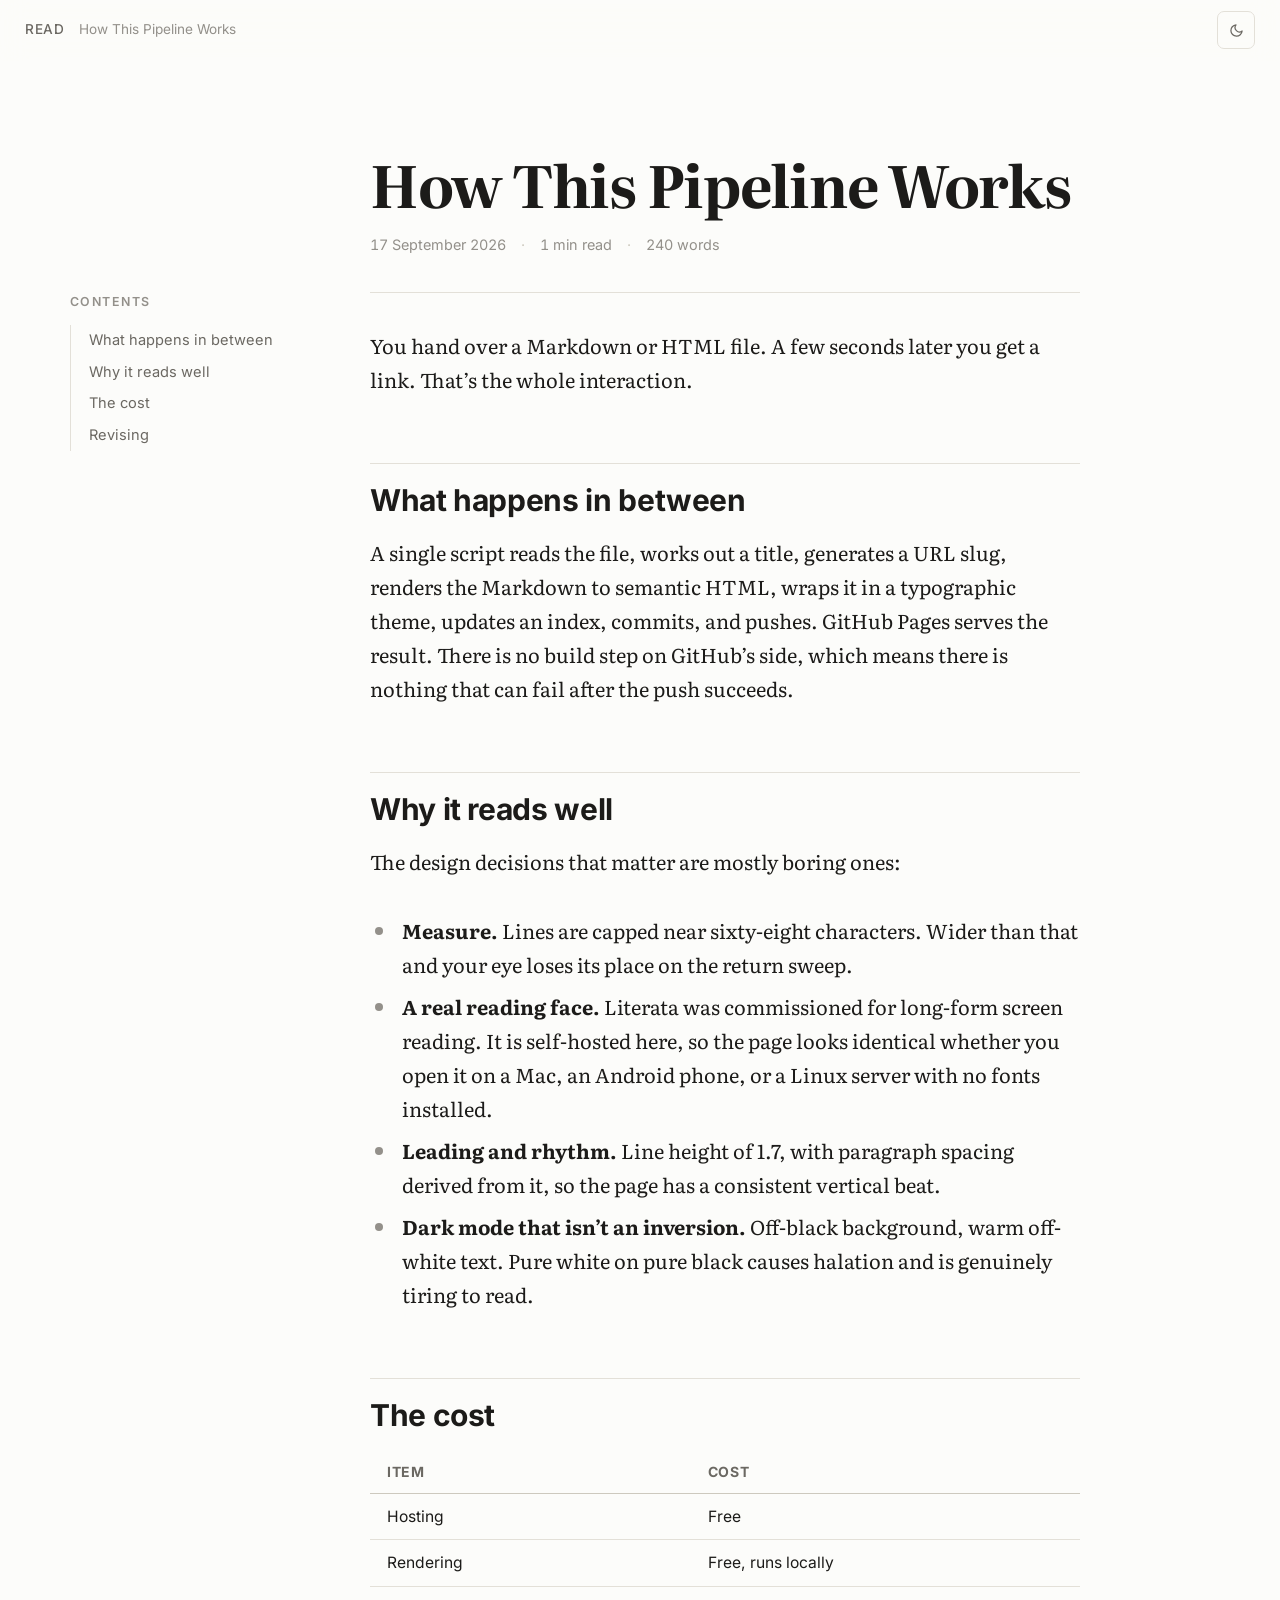
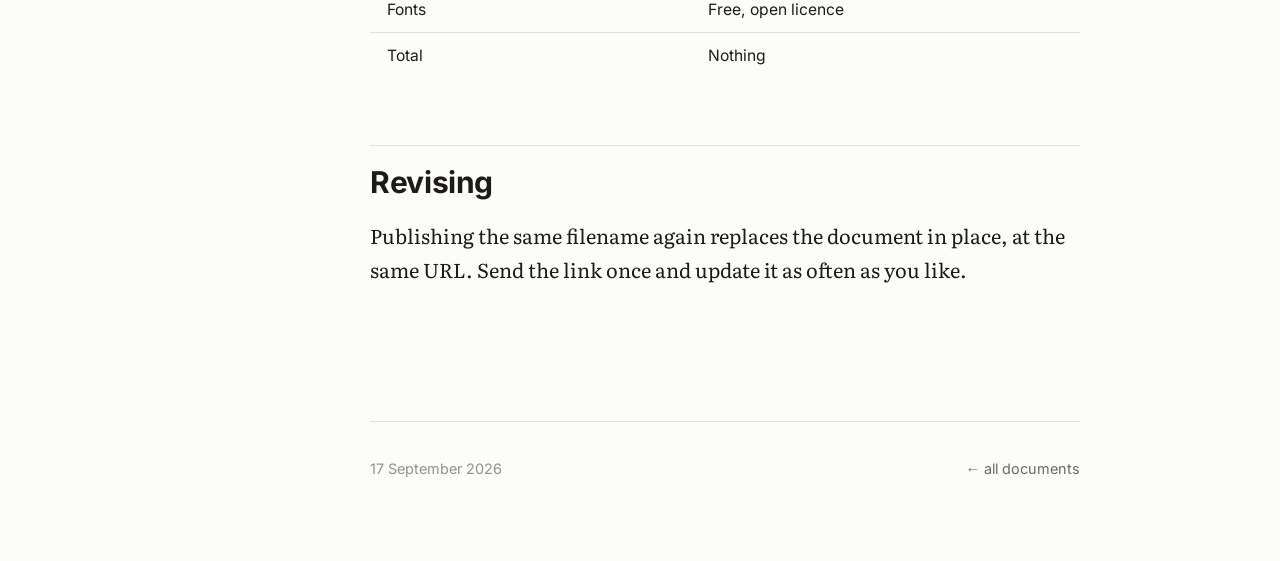
<file: docs/how-it-works/index.html>
<!DOCTYPE html>
<html lang="en">
<head>
<meta charset="utf-8">
<meta name="viewport" content="width=device-width, initial-scale=1, viewport-fit=cover">
<title>How This Pipeline Works</title>
<meta name="description" content="You hand over a Markdown or HTML file. A few seconds later you get a link. That’s the whole interaction.">
<meta name="color-scheme" content="light dark">
<meta property="og:type" content="article">
<meta property="og:title" content="How This Pipeline Works">
<meta property="og:description" content="You hand over a Markdown or HTML file. A few seconds later you get a link. That’s the whole interaction.">
<meta name="twitter:card" content="summary_large_image">
<link rel="preload" as="font" type="font/woff2" crossorigin href="../assets/fonts/literata-latin-400-normal.woff2">
<link rel="preload" as="font" type="font/woff2" crossorigin href="../assets/fonts/inter-latin-600-normal.woff2">
<link rel="stylesheet" href="../assets/fonts.css">
<link rel="stylesheet" href="../assets/theme.css">
<style>
pre { line-height: 125%; }
td.linenos .normal { color: inherit; background-color: transparent; padding-left: 5px; padding-right: 5px; }
span.linenos { color: inherit; background-color: transparent; padding-left: 5px; padding-right: 5px; }
td.linenos .special { color: #000000; background-color: #ffffc0; padding-left: 5px; padding-right: 5px; }
span.linenos.special { color: #000000; background-color: #ffffc0; padding-left: 5px; padding-right: 5px; }
.codehilite .hll { background-color: #ffffcc }
.codehilite { background: #ffffff; }
.codehilite .c { color: #177500 } /* Comment */
.codehilite .err { color: #000 } /* Error */
.codehilite .k { color: #A90D91 } /* Keyword */
.codehilite .l { color: #1C01CE } /* Literal */
.codehilite .n { color: #000 } /* Name */
.codehilite .o { color: #000 } /* Operator */
.codehilite .ch { color: #177500 } /* Comment.Hashbang */
.codehilite .cm { color: #177500 } /* Comment.Multiline */
.codehilite .cp { color: #633820 } /* Comment.Preproc */
.codehilite .cpf { color: #177500 } /* Comment.PreprocFile */
.codehilite .c1 { color: #177500 } /* Comment.Single */
.codehilite .cs { color: #177500 } /* Comment.Special */
.codehilite .kc { color: #A90D91 } /* Keyword.Constant */
.codehilite .kd { color: #A90D91 } /* Keyword.Declaration */
.codehilite .kn { color: #A90D91 } /* Keyword.Namespace */
.codehilite .kp { color: #A90D91 } /* Keyword.Pseudo */
.codehilite .kr { color: #A90D91 } /* Keyword.Reserved */
.codehilite .kt { color: #A90D91 } /* Keyword.Type */
.codehilite .ld { color: #1C01CE } /* Literal.Date */
.codehilite .m { color: #1C01CE } /* Literal.Number */
.codehilite .s { color: #C41A16 } /* Literal.String */
.codehilite .na { color: #836C28 } /* Name.Attribute */
.codehilite .nb { color: #A90D91 } /* Name.Builtin */
.codehilite .nc { color: #3F6E75 } /* Name.Class */
.codehilite .no { color: #000 } /* Name.Constant */
.codehilite .nd { color: #000 } /* Name.Decorator */
.codehilite .ni { color: #000 } /* Name.Entity */
.codehilite .ne { color: #000 } /* Name.Exception */
.codehilite .nf { color: #000 } /* Name.Function */
.codehilite .nl { color: #000 } /* Name.Label */
.codehilite .nn { color: #000 } /* Name.Namespace */
.codehilite .nx { color: #000 } /* Name.Other */
.codehilite .py { color: #000 } /* Name.Property */
.codehilite .nt { color: #000 } /* Name.Tag */
.codehilite .nv { color: #000 } /* Name.Variable */
.codehilite .ow { color: #000 } /* Operator.Word */
.codehilite .mb { color: #1C01CE } /* Literal.Number.Bin */
.codehilite .mf { color: #1C01CE } /* Literal.Number.Float */
.codehilite .mh { color: #1C01CE } /* Literal.Number.Hex */
.codehilite .mi { color: #1C01CE } /* Literal.Number.Integer */
.codehilite .mo { color: #1C01CE } /* Literal.Number.Oct */
.codehilite .sa { color: #C41A16 } /* Literal.String.Affix */
.codehilite .sb { color: #C41A16 } /* Literal.String.Backtick */
.codehilite .sc { color: #2300CE } /* Literal.String.Char */
.codehilite .dl { color: #C41A16 } /* Literal.String.Delimiter */
.codehilite .sd { color: #C41A16 } /* Literal.String.Doc */
.codehilite .s2 { color: #C41A16 } /* Literal.String.Double */
.codehilite .se { color: #C41A16 } /* Literal.String.Escape */
.codehilite .sh { color: #C41A16 } /* Literal.String.Heredoc */
.codehilite .si { color: #C41A16 } /* Literal.String.Interpol */
.codehilite .sx { color: #C41A16 } /* Literal.String.Other */
.codehilite .sr { color: #C41A16 } /* Literal.String.Regex */
.codehilite .s1 { color: #C41A16 } /* Literal.String.Single */
.codehilite .ss { color: #C41A16 } /* Literal.String.Symbol */
.codehilite .bp { color: #5B269A } /* Name.Builtin.Pseudo */
.codehilite .fm { color: #000 } /* Name.Function.Magic */
.codehilite .vc { color: #000 } /* Name.Variable.Class */
.codehilite .vg { color: #000 } /* Name.Variable.Global */
.codehilite .vi { color: #000 } /* Name.Variable.Instance */
.codehilite .vm { color: #000 } /* Name.Variable.Magic */
.codehilite .il { color: #1C01CE } /* Literal.Number.Integer.Long */
pre { line-height: 125%; }
td.linenos .normal { color: #6e7681; background-color: #0d1117; padding-left: 5px; padding-right: 5px; }
span.linenos { color: #6e7681; background-color: #0d1117; padding-left: 5px; padding-right: 5px; }
td.linenos .special { color: #e6edf3; background-color: #6e7681; padding-left: 5px; padding-right: 5px; }
span.linenos.special { color: #e6edf3; background-color: #6e7681; padding-left: 5px; padding-right: 5px; }
html[data-theme="dark"] .codehilite .hll { background-color: #6e7681 }
html[data-theme="dark"] .codehilite { background: #0d1117; color: #E6EDF3 }
html[data-theme="dark"] .codehilite .c { color: #8B949E; font-style: italic } /* Comment */
html[data-theme="dark"] .codehilite .err { color: #F85149 } /* Error */
html[data-theme="dark"] .codehilite .esc { color: #E6EDF3 } /* Escape */
html[data-theme="dark"] .codehilite .g { color: #E6EDF3 } /* Generic */
html[data-theme="dark"] .codehilite .k { color: #FF7B72 } /* Keyword */
html[data-theme="dark"] .codehilite .l { color: #A5D6FF } /* Literal */
html[data-theme="dark"] .codehilite .n { color: #E6EDF3 } /* Name */
html[data-theme="dark"] .codehilite .o { color: #FF7B72; font-weight: bold } /* Operator */
html[data-theme="dark"] .codehilite .x { color: #E6EDF3 } /* Other */
html[data-theme="dark"] .codehilite .p { color: #E6EDF3 } /* Punctuation */
html[data-theme="dark"] .codehilite .ch { color: #8B949E; font-style: italic } /* Comment.Hashbang */
html[data-theme="dark"] .codehilite .cm { color: #8B949E; font-style: italic } /* Comment.Multiline */
html[data-theme="dark"] .codehilite .cp { color: #8B949E; font-weight: bold; font-style: italic } /* Comment.Preproc */
html[data-theme="dark"] .codehilite .cpf { color: #8B949E; font-style: italic } /* Comment.PreprocFile */
html[data-theme="dark"] .codehilite .c1 { color: #8B949E; font-style: italic } /* Comment.Single */
html[data-theme="dark"] .codehilite .cs { color: #8B949E; font-weight: bold; font-style: italic } /* Comment.Special */
html[data-theme="dark"] .codehilite .gd { color: #FFA198; background-color: #490202 } /* Generic.Deleted */
html[data-theme="dark"] .codehilite .ge { color: #E6EDF3; font-style: italic } /* Generic.Emph */
html[data-theme="dark"] .codehilite .ges { color: #E6EDF3; font-weight: bold; font-style: italic } /* Generic.EmphStrong */
html[data-theme="dark"] .codehilite .gr { color: #FFA198 } /* Generic.Error */
html[data-theme="dark"] .codehilite .gh { color: #79C0FF; font-weight: bold } /* Generic.Heading */
html[data-theme="dark"] .codehilite .gi { color: #56D364; background-color: #0F5323 } /* Generic.Inserted */
html[data-theme="dark"] .codehilite .go { color: #8B949E } /* Generic.Output */
html[data-theme="dark"] .codehilite .gp { color: #8B949E } /* Generic.Prompt */
html[data-theme="dark"] .codehilite .gs { color: #E6EDF3; font-weight: bold } /* Generic.Strong */
html[data-theme="dark"] .codehilite .gu { color: #79C0FF } /* Generic.Subheading */
html[data-theme="dark"] .codehilite .gt { color: #FF7B72 } /* Generic.Traceback */
html[data-theme="dark"] .codehilite .g-Underline { color: #E6EDF3; text-decoration: underline } /* Generic.Underline */
html[data-theme="dark"] .codehilite .kc { color: #79C0FF } /* Keyword.Constant */
html[data-theme="dark"] .codehilite .kd { color: #FF7B72 } /* Keyword.Declaration */
html[data-theme="dark"] .codehilite .kn { color: #FF7B72 } /* Keyword.Namespace */
html[data-theme="dark"] .codehilite .kp { color: #79C0FF } /* Keyword.Pseudo */
html[data-theme="dark"] .codehilite .kr { color: #FF7B72 } /* Keyword.Reserved */
html[data-theme="dark"] .codehilite .kt { color: #FF7B72 } /* Keyword.Type */
html[data-theme="dark"] .codehilite .ld { color: #79C0FF } /* Literal.Date */
html[data-theme="dark"] .codehilite .m { color: #A5D6FF } /* Literal.Number */
html[data-theme="dark"] .codehilite .s { color: #A5D6FF } /* Literal.String */
html[data-theme="dark"] .codehilite .na { color: #E6EDF3 } /* Name.Attribute */
html[data-theme="dark"] .codehilite .nb { color: #E6EDF3 } /* Name.Builtin */
html[data-theme="dark"] .codehilite .nc { color: #F0883E; font-weight: bold } /* Name.Class */
html[data-theme="dark"] .codehilite .no { color: #79C0FF; font-weight: bold } /* Name.Constant */
html[data-theme="dark"] .codehilite .nd { color: #D2A8FF; font-weight: bold } /* Name.Decorator */
html[data-theme="dark"] .codehilite .ni { color: #FFA657 } /* Name.Entity */
html[data-theme="dark"] .codehilite .ne { color: #F0883E; font-weight: bold } /* Name.Exception */
html[data-theme="dark"] .codehilite .nf { color: #D2A8FF; font-weight: bold } /* Name.Function */
html[data-theme="dark"] .codehilite .nl { color: #79C0FF; font-weight: bold } /* Name.Label */
html[data-theme="dark"] .codehilite .nn { color: #FF7B72 } /* Name.Namespace */
html[data-theme="dark"] .codehilite .nx { color: #E6EDF3 } /* Name.Other */
html[data-theme="dark"] .codehilite .py { color: #79C0FF } /* Name.Property */
html[data-theme="dark"] .codehilite .nt { color: #7EE787 } /* Name.Tag */
html[data-theme="dark"] .codehilite .nv { color: #79C0FF } /* Name.Variable */
html[data-theme="dark"] .codehilite .ow { color: #FF7B72; font-weight: bold } /* Operator.Word */
html[data-theme="dark"] .codehilite .pm { color: #E6EDF3 } /* Punctuation.Marker */
html[data-theme="dark"] .codehilite .w { color: #6E7681 } /* Text.Whitespace */
html[data-theme="dark"] .codehilite .mb { color: #A5D6FF } /* Literal.Number.Bin */
html[data-theme="dark"] .codehilite .mf { color: #A5D6FF } /* Literal.Number.Float */
html[data-theme="dark"] .codehilite .mh { color: #A5D6FF } /* Literal.Number.Hex */
html[data-theme="dark"] .codehilite .mi { color: #A5D6FF } /* Literal.Number.Integer */
html[data-theme="dark"] .codehilite .mo { color: #A5D6FF } /* Literal.Number.Oct */
html[data-theme="dark"] .codehilite .sa { color: #79C0FF } /* Literal.String.Affix */
html[data-theme="dark"] .codehilite .sb { color: #A5D6FF } /* Literal.String.Backtick */
html[data-theme="dark"] .codehilite .sc { color: #A5D6FF } /* Literal.String.Char */
html[data-theme="dark"] .codehilite .dl { color: #79C0FF } /* Literal.String.Delimiter */
html[data-theme="dark"] .codehilite .sd { color: #A5D6FF } /* Literal.String.Doc */
html[data-theme="dark"] .codehilite .s2 { color: #A5D6FF } /* Literal.String.Double */
html[data-theme="dark"] .codehilite .se { color: #79C0FF } /* Literal.String.Escape */
html[data-theme="dark"] .codehilite .sh { color: #79C0FF } /* Literal.String.Heredoc */
html[data-theme="dark"] .codehilite .si { color: #A5D6FF } /* Literal.String.Interpol */
html[data-theme="dark"] .codehilite .sx { color: #A5D6FF } /* Literal.String.Other */
html[data-theme="dark"] .codehilite .sr { color: #79C0FF } /* Literal.String.Regex */
html[data-theme="dark"] .codehilite .s1 { color: #A5D6FF } /* Literal.String.Single */
html[data-theme="dark"] .codehilite .ss { color: #A5D6FF } /* Literal.String.Symbol */
html[data-theme="dark"] .codehilite .bp { color: #E6EDF3 } /* Name.Builtin.Pseudo */
html[data-theme="dark"] .codehilite .fm { color: #D2A8FF; font-weight: bold } /* Name.Function.Magic */
html[data-theme="dark"] .codehilite .vc { color: #79C0FF } /* Name.Variable.Class */
html[data-theme="dark"] .codehilite .vg { color: #79C0FF } /* Name.Variable.Global */
html[data-theme="dark"] .codehilite .vi { color: #79C0FF } /* Name.Variable.Instance */
html[data-theme="dark"] .codehilite .vm { color: #79C0FF } /* Name.Variable.Magic */
html[data-theme="dark"] .codehilite .il { color: #A5D6FF } /* Literal.Number.Integer.Long */
@media (prefers-color-scheme: dark) {
pre { line-height: 125%; }
td.linenos .normal { color: #6e7681; background-color: #0d1117; padding-left: 5px; padding-right: 5px; }
span.linenos { color: #6e7681; background-color: #0d1117; padding-left: 5px; padding-right: 5px; }
td.linenos .special { color: #e6edf3; background-color: #6e7681; padding-left: 5px; padding-right: 5px; }
span.linenos.special { color: #e6edf3; background-color: #6e7681; padding-left: 5px; padding-right: 5px; }
html:not([data-theme="light"]) .codehilite .hll { background-color: #6e7681 }
html:not([data-theme="light"]) .codehilite { background: #0d1117; color: #E6EDF3 }
html:not([data-theme="light"]) .codehilite .c { color: #8B949E; font-style: italic } /* Comment */
html:not([data-theme="light"]) .codehilite .err { color: #F85149 } /* Error */
html:not([data-theme="light"]) .codehilite .esc { color: #E6EDF3 } /* Escape */
html:not([data-theme="light"]) .codehilite .g { color: #E6EDF3 } /* Generic */
html:not([data-theme="light"]) .codehilite .k { color: #FF7B72 } /* Keyword */
html:not([data-theme="light"]) .codehilite .l { color: #A5D6FF } /* Literal */
html:not([data-theme="light"]) .codehilite .n { color: #E6EDF3 } /* Name */
html:not([data-theme="light"]) .codehilite .o { color: #FF7B72; font-weight: bold } /* Operator */
html:not([data-theme="light"]) .codehilite .x { color: #E6EDF3 } /* Other */
html:not([data-theme="light"]) .codehilite .p { color: #E6EDF3 } /* Punctuation */
html:not([data-theme="light"]) .codehilite .ch { color: #8B949E; font-style: italic } /* Comment.Hashbang */
html:not([data-theme="light"]) .codehilite .cm { color: #8B949E; font-style: italic } /* Comment.Multiline */
html:not([data-theme="light"]) .codehilite .cp { color: #8B949E; font-weight: bold; font-style: italic } /* Comment.Preproc */
html:not([data-theme="light"]) .codehilite .cpf { color: #8B949E; font-style: italic } /* Comment.PreprocFile */
html:not([data-theme="light"]) .codehilite .c1 { color: #8B949E; font-style: italic } /* Comment.Single */
html:not([data-theme="light"]) .codehilite .cs { color: #8B949E; font-weight: bold; font-style: italic } /* Comment.Special */
html:not([data-theme="light"]) .codehilite .gd { color: #FFA198; background-color: #490202 } /* Generic.Deleted */
html:not([data-theme="light"]) .codehilite .ge { color: #E6EDF3; font-style: italic } /* Generic.Emph */
html:not([data-theme="light"]) .codehilite .ges { color: #E6EDF3; font-weight: bold; font-style: italic } /* Generic.EmphStrong */
html:not([data-theme="light"]) .codehilite .gr { color: #FFA198 } /* Generic.Error */
html:not([data-theme="light"]) .codehilite .gh { color: #79C0FF; font-weight: bold } /* Generic.Heading */
html:not([data-theme="light"]) .codehilite .gi { color: #56D364; background-color: #0F5323 } /* Generic.Inserted */
html:not([data-theme="light"]) .codehilite .go { color: #8B949E } /* Generic.Output */
html:not([data-theme="light"]) .codehilite .gp { color: #8B949E } /* Generic.Prompt */
html:not([data-theme="light"]) .codehilite .gs { color: #E6EDF3; font-weight: bold } /* Generic.Strong */
html:not([data-theme="light"]) .codehilite .gu { color: #79C0FF } /* Generic.Subheading */
html:not([data-theme="light"]) .codehilite .gt { color: #FF7B72 } /* Generic.Traceback */
html:not([data-theme="light"]) .codehilite .g-Underline { color: #E6EDF3; text-decoration: underline } /* Generic.Underline */
html:not([data-theme="light"]) .codehilite .kc { color: #79C0FF } /* Keyword.Constant */
html:not([data-theme="light"]) .codehilite .kd { color: #FF7B72 } /* Keyword.Declaration */
html:not([data-theme="light"]) .codehilite .kn { color: #FF7B72 } /* Keyword.Namespace */
html:not([data-theme="light"]) .codehilite .kp { color: #79C0FF } /* Keyword.Pseudo */
html:not([data-theme="light"]) .codehilite .kr { color: #FF7B72 } /* Keyword.Reserved */
html:not([data-theme="light"]) .codehilite .kt { color: #FF7B72 } /* Keyword.Type */
html:not([data-theme="light"]) .codehilite .ld { color: #79C0FF } /* Literal.Date */
html:not([data-theme="light"]) .codehilite .m { color: #A5D6FF } /* Literal.Number */
html:not([data-theme="light"]) .codehilite .s { color: #A5D6FF } /* Literal.String */
html:not([data-theme="light"]) .codehilite .na { color: #E6EDF3 } /* Name.Attribute */
html:not([data-theme="light"]) .codehilite .nb { color: #E6EDF3 } /* Name.Builtin */
html:not([data-theme="light"]) .codehilite .nc { color: #F0883E; font-weight: bold } /* Name.Class */
html:not([data-theme="light"]) .codehilite .no { color: #79C0FF; font-weight: bold } /* Name.Constant */
html:not([data-theme="light"]) .codehilite .nd { color: #D2A8FF; font-weight: bold } /* Name.Decorator */
html:not([data-theme="light"]) .codehilite .ni { color: #FFA657 } /* Name.Entity */
html:not([data-theme="light"]) .codehilite .ne { color: #F0883E; font-weight: bold } /* Name.Exception */
html:not([data-theme="light"]) .codehilite .nf { color: #D2A8FF; font-weight: bold } /* Name.Function */
html:not([data-theme="light"]) .codehilite .nl { color: #79C0FF; font-weight: bold } /* Name.Label */
html:not([data-theme="light"]) .codehilite .nn { color: #FF7B72 } /* Name.Namespace */
html:not([data-theme="light"]) .codehilite .nx { color: #E6EDF3 } /* Name.Other */
html:not([data-theme="light"]) .codehilite .py { color: #79C0FF } /* Name.Property */
html:not([data-theme="light"]) .codehilite .nt { color: #7EE787 } /* Name.Tag */
html:not([data-theme="light"]) .codehilite .nv { color: #79C0FF } /* Name.Variable */
html:not([data-theme="light"]) .codehilite .ow { color: #FF7B72; font-weight: bold } /* Operator.Word */
html:not([data-theme="light"]) .codehilite .pm { color: #E6EDF3 } /* Punctuation.Marker */
html:not([data-theme="light"]) .codehilite .w { color: #6E7681 } /* Text.Whitespace */
html:not([data-theme="light"]) .codehilite .mb { color: #A5D6FF } /* Literal.Number.Bin */
html:not([data-theme="light"]) .codehilite .mf { color: #A5D6FF } /* Literal.Number.Float */
html:not([data-theme="light"]) .codehilite .mh { color: #A5D6FF } /* Literal.Number.Hex */
html:not([data-theme="light"]) .codehilite .mi { color: #A5D6FF } /* Literal.Number.Integer */
html:not([data-theme="light"]) .codehilite .mo { color: #A5D6FF } /* Literal.Number.Oct */
html:not([data-theme="light"]) .codehilite .sa { color: #79C0FF } /* Literal.String.Affix */
html:not([data-theme="light"]) .codehilite .sb { color: #A5D6FF } /* Literal.String.Backtick */
html:not([data-theme="light"]) .codehilite .sc { color: #A5D6FF } /* Literal.String.Char */
html:not([data-theme="light"]) .codehilite .dl { color: #79C0FF } /* Literal.String.Delimiter */
html:not([data-theme="light"]) .codehilite .sd { color: #A5D6FF } /* Literal.String.Doc */
html:not([data-theme="light"]) .codehilite .s2 { color: #A5D6FF } /* Literal.String.Double */
html:not([data-theme="light"]) .codehilite .se { color: #79C0FF } /* Literal.String.Escape */
html:not([data-theme="light"]) .codehilite .sh { color: #79C0FF } /* Literal.String.Heredoc */
html:not([data-theme="light"]) .codehilite .si { color: #A5D6FF } /* Literal.String.Interpol */
html:not([data-theme="light"]) .codehilite .sx { color: #A5D6FF } /* Literal.String.Other */
html:not([data-theme="light"]) .codehilite .sr { color: #79C0FF } /* Literal.String.Regex */
html:not([data-theme="light"]) .codehilite .s1 { color: #A5D6FF } /* Literal.String.Single */
html:not([data-theme="light"]) .codehilite .ss { color: #A5D6FF } /* Literal.String.Symbol */
html:not([data-theme="light"]) .codehilite .bp { color: #E6EDF3 } /* Name.Builtin.Pseudo */
html:not([data-theme="light"]) .codehilite .fm { color: #D2A8FF; font-weight: bold } /* Name.Function.Magic */
html:not([data-theme="light"]) .codehilite .vc { color: #79C0FF } /* Name.Variable.Class */
html:not([data-theme="light"]) .codehilite .vg { color: #79C0FF } /* Name.Variable.Global */
html:not([data-theme="light"]) .codehilite .vi { color: #79C0FF } /* Name.Variable.Instance */
html:not([data-theme="light"]) .codehilite .vm { color: #79C0FF } /* Name.Variable.Magic */
html:not([data-theme="light"]) .codehilite .il { color: #A5D6FF } /* Literal.Number.Integer.Long */
}

</style>
<script>
  (function () {
    try {
      var t = localStorage.getItem("read-theme");
      if (t) document.documentElement.setAttribute("data-theme", t);
    } catch (e) {}
  })();
</script>
</head>
<body>
<div id="progress" role="presentation"></div>

<div class="topbar" id="topbar">
  <a class="home" href="../">read</a>
  <span class="crumb">How This Pipeline Works</span>
  <button class="iconbtn" id="theme-toggle" type="button" aria-label="Toggle dark mode" title="Toggle dark mode">
    <svg class="icon-moon" viewBox="0 0 24 24" fill="none" stroke="currentColor" stroke-width="2"
         stroke-linecap="round" stroke-linejoin="round"><path d="M21 12.8A9 9 0 1 1 11.2 3a7 7 0 0 0 9.8 9.8z"/></svg>
    <svg class="icon-sun" viewBox="0 0 24 24" fill="none" stroke="currentColor" stroke-width="2"
         stroke-linecap="round" stroke-linejoin="round"><circle cx="12" cy="12" r="4"/><path d="M12 2v2M12 20v2M4.9 4.9l1.4 1.4M17.7 17.7l1.4 1.4M2 12h2M20 12h2M4.9 19.1l1.4-1.4M17.7 6.3l1.4-1.4"/></svg>
  </button>
</div>

<div class="shell">
  <header class="doc-head">
    
    <h1 class="title">How This Pipeline Works</h1>
    
    <p class="meta"><span>17 September 2026</span><span class="dot">&middot;</span><span>1 min read</span><span class="dot">&middot;</span><span>240 words</span></p>
  </header>
  <details class="toc-inline"><summary>Contents</summary><ul><li class="lvl-2"><a href="#what-happens-in-between">What happens in between</a></li><li class="lvl-2"><a href="#why-it-reads-well">Why it reads well</a></li><li class="lvl-2"><a href="#the-cost">The cost</a></li><li class="lvl-2"><a href="#revising">Revising</a></li></ul></details>
  <nav class="toc" aria-label="Table of contents"><div class="toc-label">Contents</div><ul><li class="lvl-2"><a href="#what-happens-in-between">What happens in between</a></li><li class="lvl-2"><a href="#why-it-reads-well">Why it reads well</a></li><li class="lvl-2"><a href="#the-cost">The cost</a></li><li class="lvl-2"><a href="#revising">Revising</a></li></ul></nav>
  <main class="prose" id="prose">
<p>You hand over a Markdown or HTML file. A few seconds later you get a link. That&rsquo;s the whole interaction.</p>
<h2 id="what-happens-in-between">What happens in between<a class="headerlink" href="#what-happens-in-between" title="Link to this section">&para;</a></h2>
<p>A single script reads the file, works out a title, generates a URL slug, renders the Markdown to semantic HTML, wraps it in a typographic theme, updates an index, commits, and pushes. GitHub Pages serves the result. There is no build step on GitHub&rsquo;s side, which means there is nothing that can fail after the push succeeds.</p>
<h2 id="why-it-reads-well">Why it reads well<a class="headerlink" href="#why-it-reads-well" title="Link to this section">&para;</a></h2>
<p>The design decisions that matter are mostly boring ones:</p>
<ul>
<li><strong>Measure.</strong> Lines are capped near sixty-eight characters. Wider than that and your eye loses its place on the return sweep.</li>
<li><strong>A real reading face.</strong> Literata was commissioned for long-form screen reading. It is self-hosted here, so the page looks identical whether you open it on a Mac, an Android phone, or a Linux server with no fonts installed.</li>
<li><strong>Leading and rhythm.</strong> Line height of 1.7, with paragraph spacing derived from it, so the page has a consistent vertical beat.</li>
<li><strong>Dark mode that isn&rsquo;t an inversion.</strong> Off-black background, warm off-white text. Pure white on pure black causes halation and is genuinely tiring to read.</li>
</ul>
<h2 id="the-cost">The cost<a class="headerlink" href="#the-cost" title="Link to this section">&para;</a></h2>
<table>
<thead>
<tr>
<th>Item</th>
<th>Cost</th>
</tr>
</thead>
<tbody>
<tr>
<td>Hosting</td>
<td>Free</td>
</tr>
<tr>
<td>Rendering</td>
<td>Free, runs locally</td>
</tr>
<tr>
<td>Fonts</td>
<td>Free, open licence</td>
</tr>
<tr>
<td>Total</td>
<td>Nothing</td>
</tr>
</tbody>
</table>
<h2 id="revising">Revising<a class="headerlink" href="#revising" title="Link to this section">&para;</a></h2>
<p>Publishing the same filename again replaces the document in place, at the same URL. Send the link once and update it as often as you like.</p>
  </main>
  <footer class="doc-foot">
    <span>17 September 2026</span>
    <span><a href="../">&larr; all documents</a></span>
  </footer>
</div>

<script>
(function () {
  var root = document.documentElement;
  var btn = document.getElementById("theme-toggle");
  btn.addEventListener("click", function () {
    var cur = root.getAttribute("data-theme");
    if (!cur) cur = matchMedia("(prefers-color-scheme: dark)").matches ? "dark" : "light";
    var next = cur === "dark" ? "light" : "dark";
    root.setAttribute("data-theme", next);
    try { localStorage.setItem("read-theme", next); } catch (e) {}
  });

  var bar = document.getElementById("progress");
  var topbar = document.getElementById("topbar");
  var ticking = false;
  function onScroll() {
    if (ticking) return;
    ticking = true;
    requestAnimationFrame(function () {
      var h = document.documentElement.scrollHeight - window.innerHeight;
      bar.style.width = (h > 0 ? Math.min(100, (window.scrollY / h) * 100) : 0) + "%";
      topbar.classList.toggle("scrolled", window.scrollY > 8);
      ticking = false;
    });
  }
  addEventListener("scroll", onScroll, { passive: true });
  onScroll();

  document.querySelectorAll(".codehilite").forEach(function (block) {
    var b = document.createElement("button");
    b.className = "copy-btn"; b.type = "button"; b.textContent = "Copy";
    b.addEventListener("click", function () {
      var code = block.querySelector("code");
      navigator.clipboard.writeText(code ? code.innerText : "").then(function () {
        b.textContent = "Copied"; b.classList.add("done");
        setTimeout(function () { b.textContent = "Copy"; b.classList.remove("done"); }, 1600);
      });
    });
    block.appendChild(b);
  });

  var links = [].slice.call(document.querySelectorAll("nav.toc a"));
  if (links.length) {
    var map = {};
    var targets = links.map(function (a) {
      var el = document.getElementById(decodeURIComponent(a.hash.slice(1)));
      if (el) map[el.id] = a;
      return el;
    }).filter(Boolean);
    var seen = new Set();
    var obs = new IntersectionObserver(function (entries) {
      entries.forEach(function (e) {
        if (e.isIntersecting) seen.add(e.target.id); else seen.delete(e.target.id);
      });
      var active = targets.filter(function (t) { return seen.has(t.id); })[0];
      if (!active) {
        for (var i = targets.length - 1; i >= 0; i--) {
          if (targets[i].getBoundingClientRect().top < 120) { active = targets[i]; break; }
        }
      }
      links.forEach(function (a) { a.classList.remove("active"); });
      if (active && map[active.id]) map[active.id].classList.add("active");
    }, { rootMargin: "-80px 0px -70% 0px", threshold: 0 });
    targets.forEach(function (t) { obs.observe(t); });
  }
})();
</script>
</body>
</html>
</file>
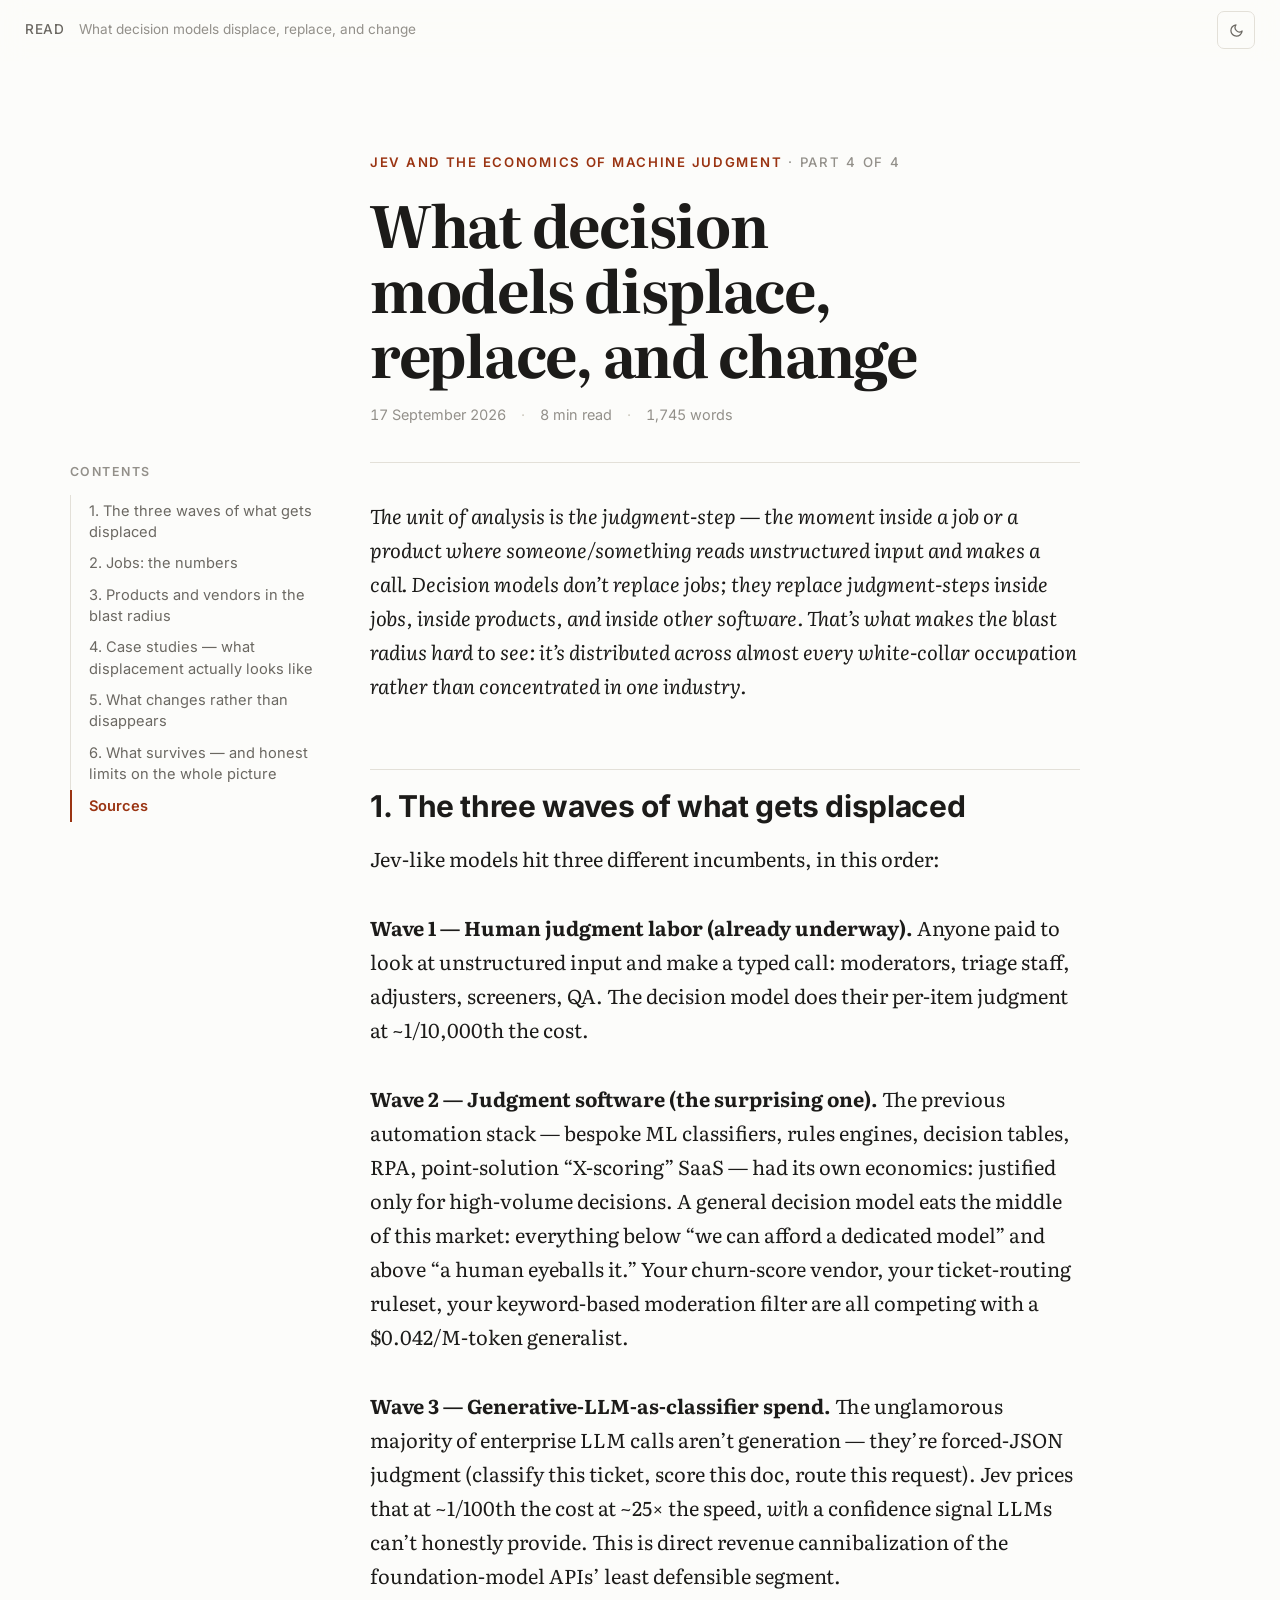
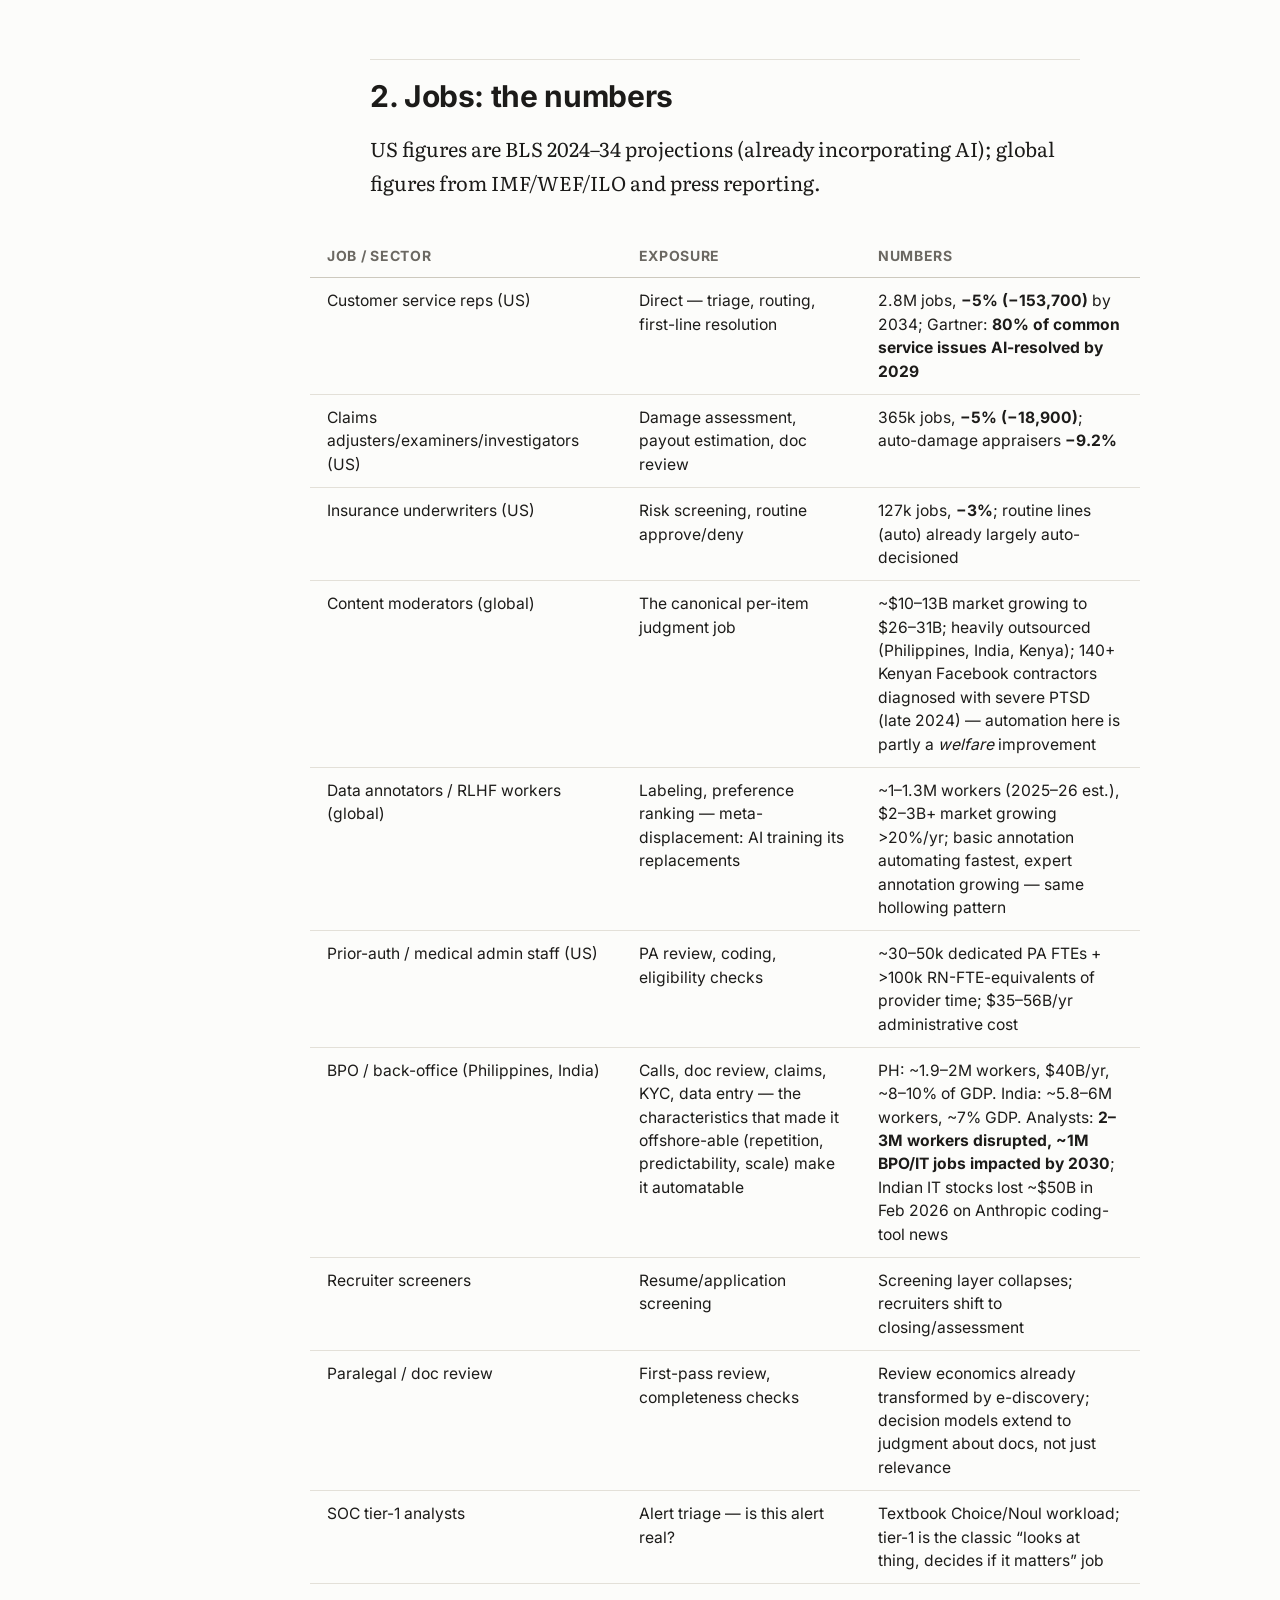
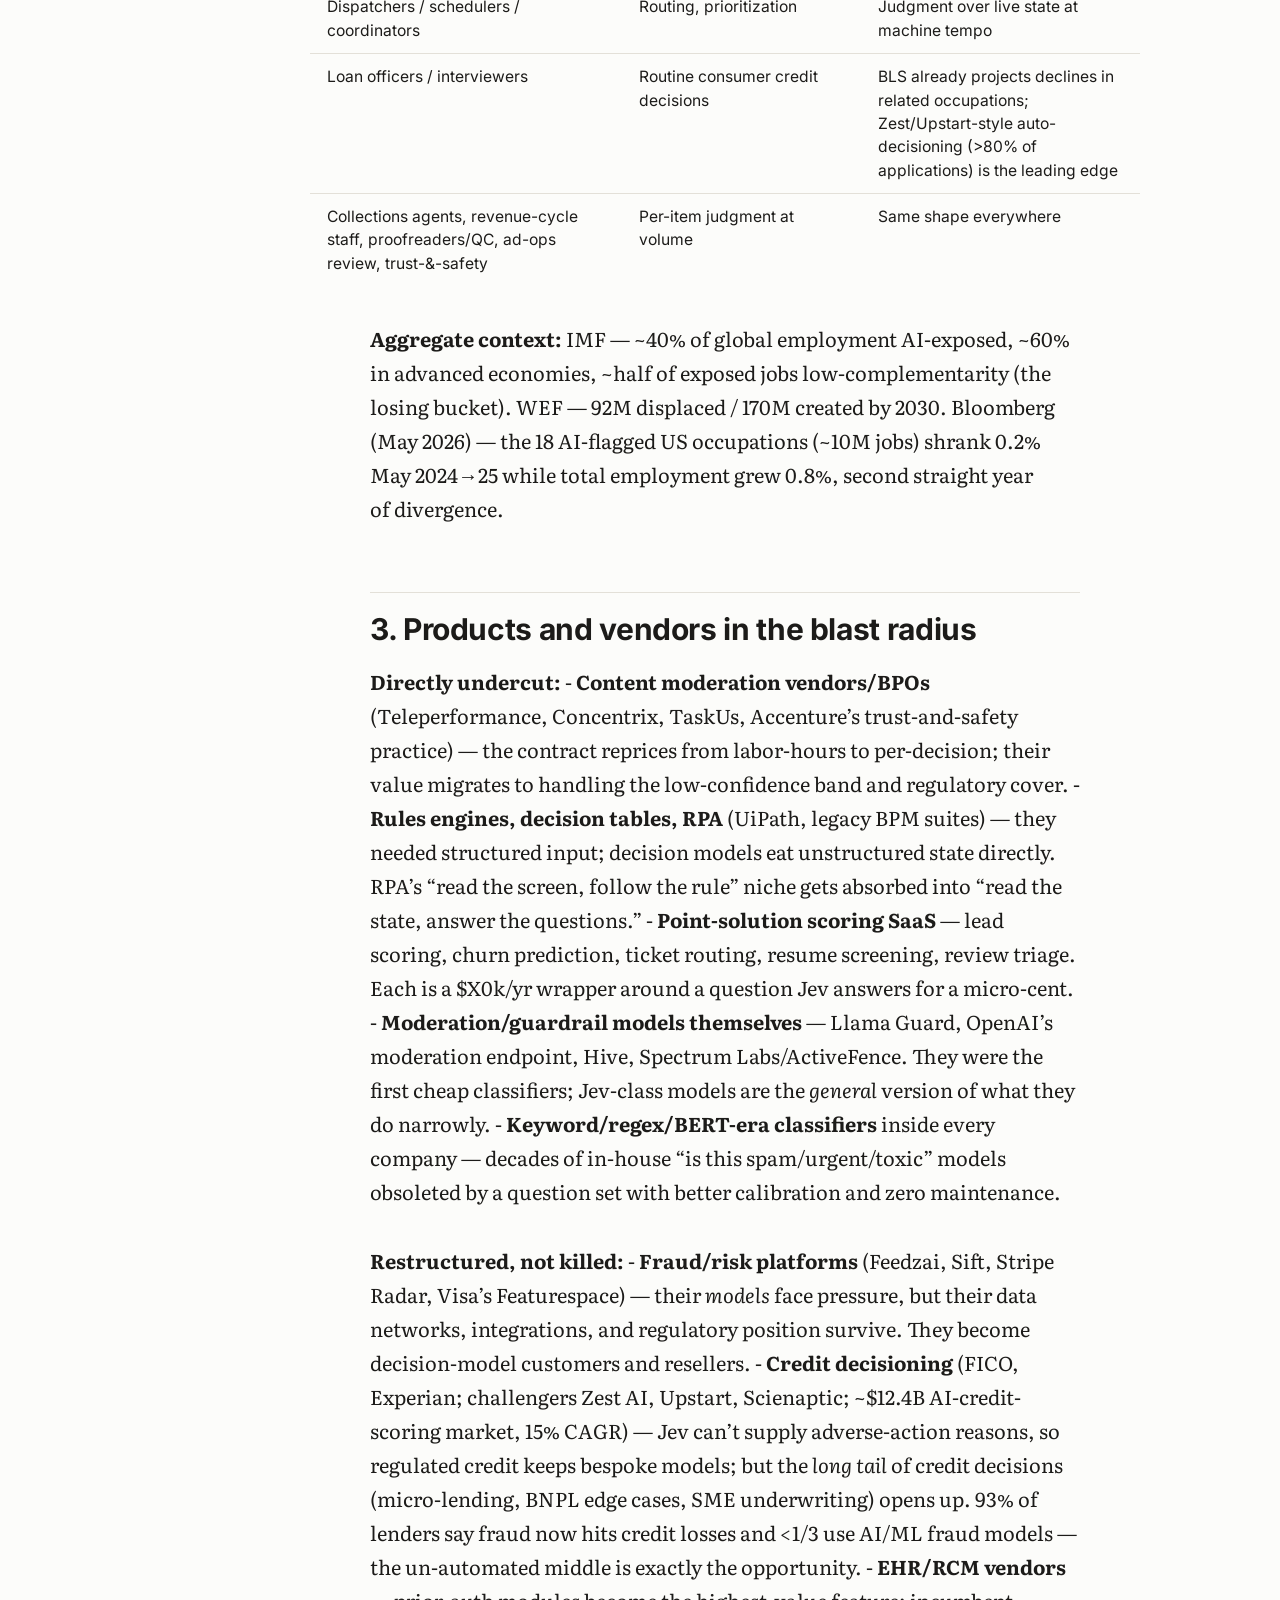
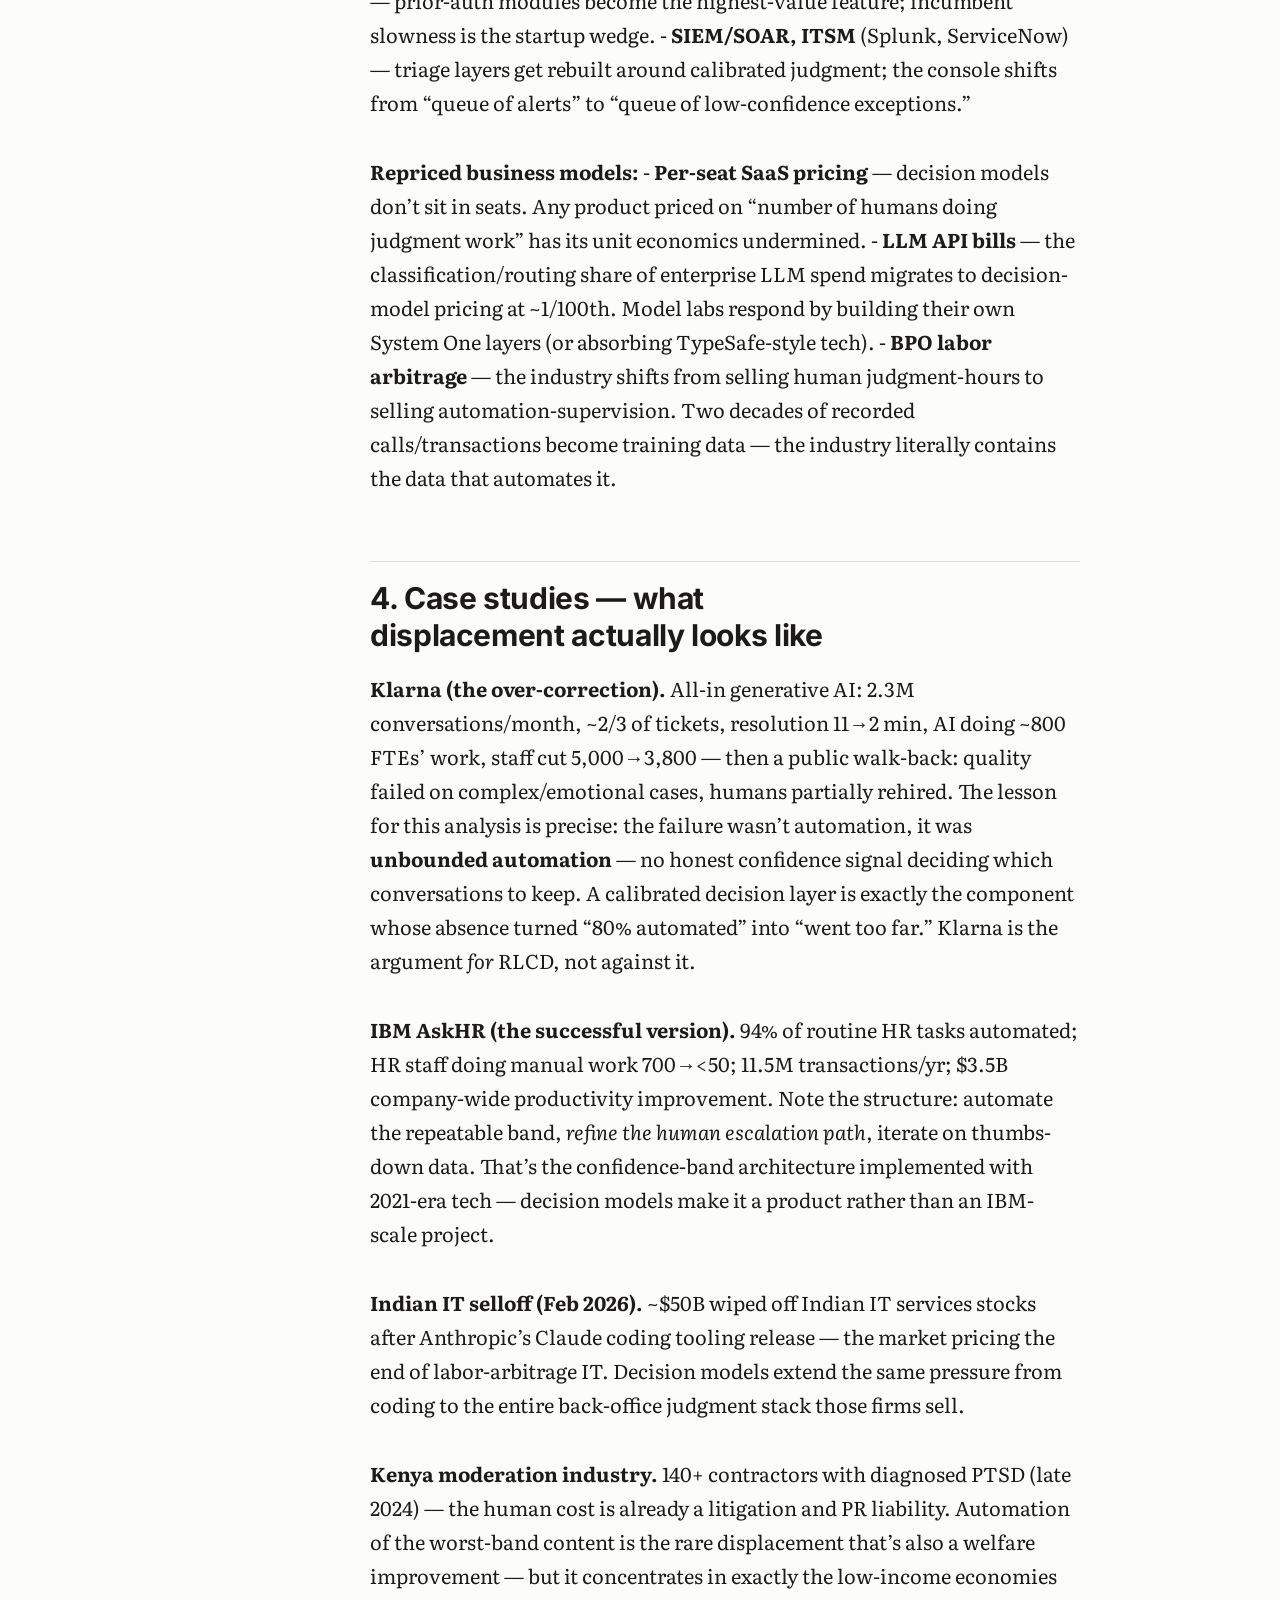
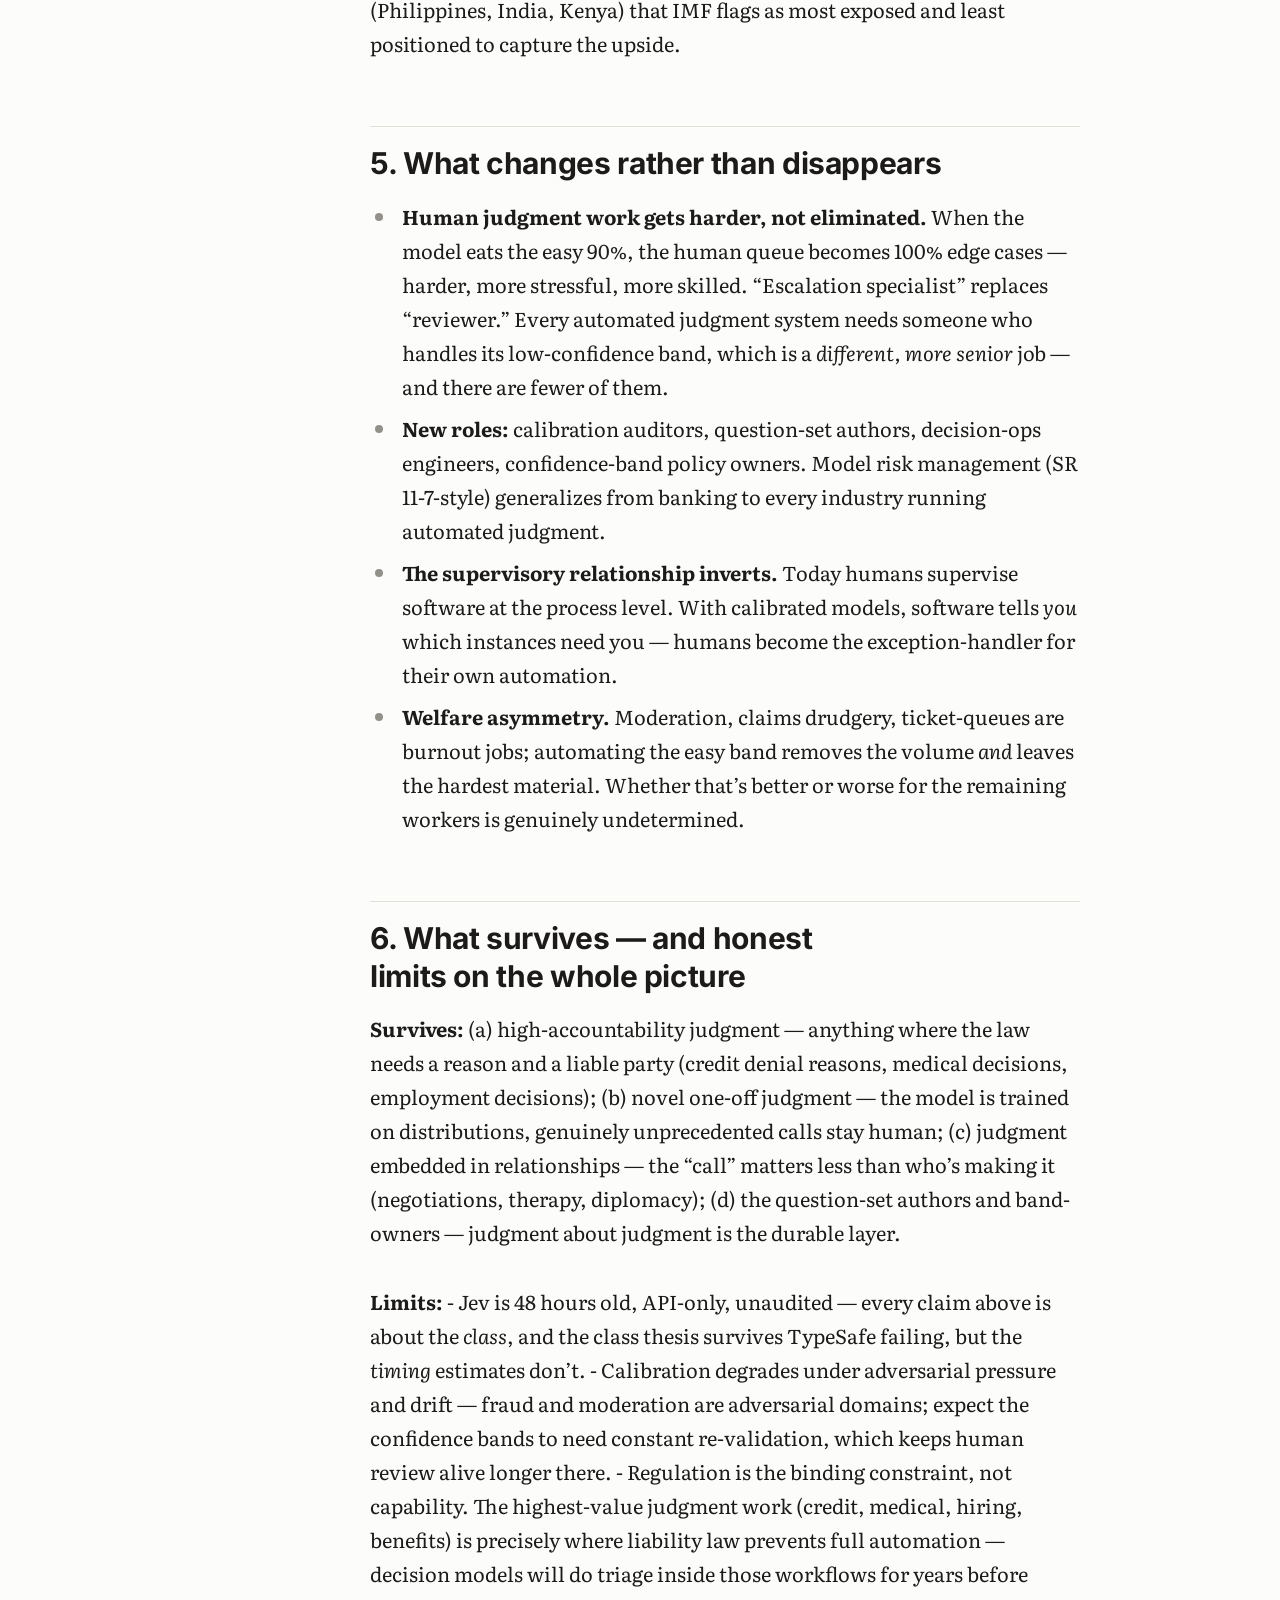
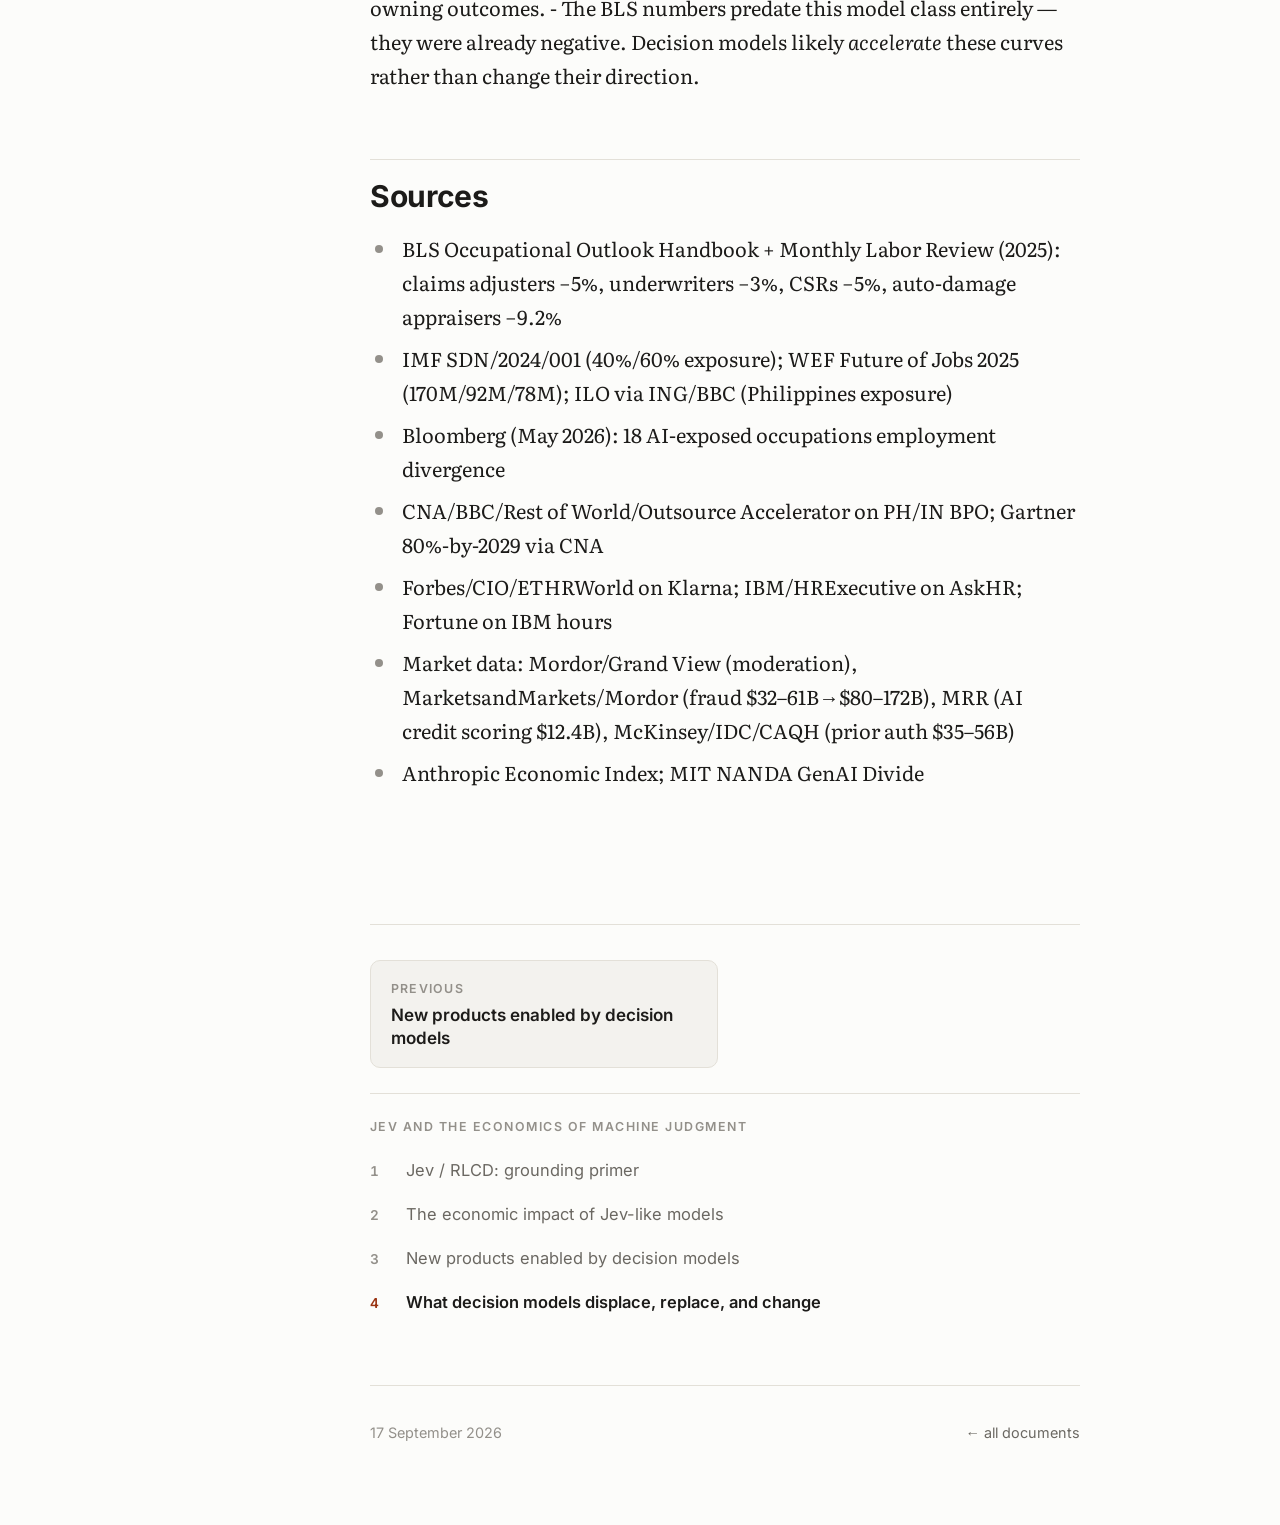
<file: docs/jev-displaced-and-changed/index.html>
<!DOCTYPE html>
<html lang="en">
<head>
<meta charset="utf-8">
<meta name="viewport" content="width=device-width, initial-scale=1, viewport-fit=cover">
<title>What decision models displace, replace, and change</title>
<meta name="description" content="Three waves of displacement, the job numbers, the vendors in the blast radius, and what survives.">
<meta name="color-scheme" content="light dark">
<meta property="og:type" content="article">
<meta property="og:title" content="What decision models displace, replace, and change">
<meta property="og:description" content="Three waves of displacement, the job numbers, the vendors in the blast radius, and what survives.">
<meta name="twitter:card" content="summary_large_image">
<link rel="preload" as="font" type="font/woff2" crossorigin href="../assets/fonts/literata-latin-400-normal.woff2">
<link rel="preload" as="font" type="font/woff2" crossorigin href="../assets/fonts/inter-latin-600-normal.woff2">
<link rel="stylesheet" href="../assets/fonts.css">
<link rel="stylesheet" href="../assets/theme.css">
<style>
pre { line-height: 125%; }
td.linenos .normal { color: inherit; background-color: transparent; padding-left: 5px; padding-right: 5px; }
span.linenos { color: inherit; background-color: transparent; padding-left: 5px; padding-right: 5px; }
td.linenos .special { color: #000000; background-color: #ffffc0; padding-left: 5px; padding-right: 5px; }
span.linenos.special { color: #000000; background-color: #ffffc0; padding-left: 5px; padding-right: 5px; }
.codehilite .hll { background-color: #ffffcc }
.codehilite { background: #ffffff; }
.codehilite .c { color: #177500 } /* Comment */
.codehilite .err { color: #000 } /* Error */
.codehilite .k { color: #A90D91 } /* Keyword */
.codehilite .l { color: #1C01CE } /* Literal */
.codehilite .n { color: #000 } /* Name */
.codehilite .o { color: #000 } /* Operator */
.codehilite .ch { color: #177500 } /* Comment.Hashbang */
.codehilite .cm { color: #177500 } /* Comment.Multiline */
.codehilite .cp { color: #633820 } /* Comment.Preproc */
.codehilite .cpf { color: #177500 } /* Comment.PreprocFile */
.codehilite .c1 { color: #177500 } /* Comment.Single */
.codehilite .cs { color: #177500 } /* Comment.Special */
.codehilite .kc { color: #A90D91 } /* Keyword.Constant */
.codehilite .kd { color: #A90D91 } /* Keyword.Declaration */
.codehilite .kn { color: #A90D91 } /* Keyword.Namespace */
.codehilite .kp { color: #A90D91 } /* Keyword.Pseudo */
.codehilite .kr { color: #A90D91 } /* Keyword.Reserved */
.codehilite .kt { color: #A90D91 } /* Keyword.Type */
.codehilite .ld { color: #1C01CE } /* Literal.Date */
.codehilite .m { color: #1C01CE } /* Literal.Number */
.codehilite .s { color: #C41A16 } /* Literal.String */
.codehilite .na { color: #836C28 } /* Name.Attribute */
.codehilite .nb { color: #A90D91 } /* Name.Builtin */
.codehilite .nc { color: #3F6E75 } /* Name.Class */
.codehilite .no { color: #000 } /* Name.Constant */
.codehilite .nd { color: #000 } /* Name.Decorator */
.codehilite .ni { color: #000 } /* Name.Entity */
.codehilite .ne { color: #000 } /* Name.Exception */
.codehilite .nf { color: #000 } /* Name.Function */
.codehilite .nl { color: #000 } /* Name.Label */
.codehilite .nn { color: #000 } /* Name.Namespace */
.codehilite .nx { color: #000 } /* Name.Other */
.codehilite .py { color: #000 } /* Name.Property */
.codehilite .nt { color: #000 } /* Name.Tag */
.codehilite .nv { color: #000 } /* Name.Variable */
.codehilite .ow { color: #000 } /* Operator.Word */
.codehilite .mb { color: #1C01CE } /* Literal.Number.Bin */
.codehilite .mf { color: #1C01CE } /* Literal.Number.Float */
.codehilite .mh { color: #1C01CE } /* Literal.Number.Hex */
.codehilite .mi { color: #1C01CE } /* Literal.Number.Integer */
.codehilite .mo { color: #1C01CE } /* Literal.Number.Oct */
.codehilite .sa { color: #C41A16 } /* Literal.String.Affix */
.codehilite .sb { color: #C41A16 } /* Literal.String.Backtick */
.codehilite .sc { color: #2300CE } /* Literal.String.Char */
.codehilite .dl { color: #C41A16 } /* Literal.String.Delimiter */
.codehilite .sd { color: #C41A16 } /* Literal.String.Doc */
.codehilite .s2 { color: #C41A16 } /* Literal.String.Double */
.codehilite .se { color: #C41A16 } /* Literal.String.Escape */
.codehilite .sh { color: #C41A16 } /* Literal.String.Heredoc */
.codehilite .si { color: #C41A16 } /* Literal.String.Interpol */
.codehilite .sx { color: #C41A16 } /* Literal.String.Other */
.codehilite .sr { color: #C41A16 } /* Literal.String.Regex */
.codehilite .s1 { color: #C41A16 } /* Literal.String.Single */
.codehilite .ss { color: #C41A16 } /* Literal.String.Symbol */
.codehilite .bp { color: #5B269A } /* Name.Builtin.Pseudo */
.codehilite .fm { color: #000 } /* Name.Function.Magic */
.codehilite .vc { color: #000 } /* Name.Variable.Class */
.codehilite .vg { color: #000 } /* Name.Variable.Global */
.codehilite .vi { color: #000 } /* Name.Variable.Instance */
.codehilite .vm { color: #000 } /* Name.Variable.Magic */
.codehilite .il { color: #1C01CE } /* Literal.Number.Integer.Long */
pre { line-height: 125%; }
td.linenos .normal { color: #6e7681; background-color: #0d1117; padding-left: 5px; padding-right: 5px; }
span.linenos { color: #6e7681; background-color: #0d1117; padding-left: 5px; padding-right: 5px; }
td.linenos .special { color: #e6edf3; background-color: #6e7681; padding-left: 5px; padding-right: 5px; }
span.linenos.special { color: #e6edf3; background-color: #6e7681; padding-left: 5px; padding-right: 5px; }
html[data-theme="dark"] .codehilite .hll { background-color: #6e7681 }
html[data-theme="dark"] .codehilite { background: #0d1117; color: #E6EDF3 }
html[data-theme="dark"] .codehilite .c { color: #8B949E; font-style: italic } /* Comment */
html[data-theme="dark"] .codehilite .err { color: #F85149 } /* Error */
html[data-theme="dark"] .codehilite .esc { color: #E6EDF3 } /* Escape */
html[data-theme="dark"] .codehilite .g { color: #E6EDF3 } /* Generic */
html[data-theme="dark"] .codehilite .k { color: #FF7B72 } /* Keyword */
html[data-theme="dark"] .codehilite .l { color: #A5D6FF } /* Literal */
html[data-theme="dark"] .codehilite .n { color: #E6EDF3 } /* Name */
html[data-theme="dark"] .codehilite .o { color: #FF7B72; font-weight: bold } /* Operator */
html[data-theme="dark"] .codehilite .x { color: #E6EDF3 } /* Other */
html[data-theme="dark"] .codehilite .p { color: #E6EDF3 } /* Punctuation */
html[data-theme="dark"] .codehilite .ch { color: #8B949E; font-style: italic } /* Comment.Hashbang */
html[data-theme="dark"] .codehilite .cm { color: #8B949E; font-style: italic } /* Comment.Multiline */
html[data-theme="dark"] .codehilite .cp { color: #8B949E; font-weight: bold; font-style: italic } /* Comment.Preproc */
html[data-theme="dark"] .codehilite .cpf { color: #8B949E; font-style: italic } /* Comment.PreprocFile */
html[data-theme="dark"] .codehilite .c1 { color: #8B949E; font-style: italic } /* Comment.Single */
html[data-theme="dark"] .codehilite .cs { color: #8B949E; font-weight: bold; font-style: italic } /* Comment.Special */
html[data-theme="dark"] .codehilite .gd { color: #FFA198; background-color: #490202 } /* Generic.Deleted */
html[data-theme="dark"] .codehilite .ge { color: #E6EDF3; font-style: italic } /* Generic.Emph */
html[data-theme="dark"] .codehilite .ges { color: #E6EDF3; font-weight: bold; font-style: italic } /* Generic.EmphStrong */
html[data-theme="dark"] .codehilite .gr { color: #FFA198 } /* Generic.Error */
html[data-theme="dark"] .codehilite .gh { color: #79C0FF; font-weight: bold } /* Generic.Heading */
html[data-theme="dark"] .codehilite .gi { color: #56D364; background-color: #0F5323 } /* Generic.Inserted */
html[data-theme="dark"] .codehilite .go { color: #8B949E } /* Generic.Output */
html[data-theme="dark"] .codehilite .gp { color: #8B949E } /* Generic.Prompt */
html[data-theme="dark"] .codehilite .gs { color: #E6EDF3; font-weight: bold } /* Generic.Strong */
html[data-theme="dark"] .codehilite .gu { color: #79C0FF } /* Generic.Subheading */
html[data-theme="dark"] .codehilite .gt { color: #FF7B72 } /* Generic.Traceback */
html[data-theme="dark"] .codehilite .g-Underline { color: #E6EDF3; text-decoration: underline } /* Generic.Underline */
html[data-theme="dark"] .codehilite .kc { color: #79C0FF } /* Keyword.Constant */
html[data-theme="dark"] .codehilite .kd { color: #FF7B72 } /* Keyword.Declaration */
html[data-theme="dark"] .codehilite .kn { color: #FF7B72 } /* Keyword.Namespace */
html[data-theme="dark"] .codehilite .kp { color: #79C0FF } /* Keyword.Pseudo */
html[data-theme="dark"] .codehilite .kr { color: #FF7B72 } /* Keyword.Reserved */
html[data-theme="dark"] .codehilite .kt { color: #FF7B72 } /* Keyword.Type */
html[data-theme="dark"] .codehilite .ld { color: #79C0FF } /* Literal.Date */
html[data-theme="dark"] .codehilite .m { color: #A5D6FF } /* Literal.Number */
html[data-theme="dark"] .codehilite .s { color: #A5D6FF } /* Literal.String */
html[data-theme="dark"] .codehilite .na { color: #E6EDF3 } /* Name.Attribute */
html[data-theme="dark"] .codehilite .nb { color: #E6EDF3 } /* Name.Builtin */
html[data-theme="dark"] .codehilite .nc { color: #F0883E; font-weight: bold } /* Name.Class */
html[data-theme="dark"] .codehilite .no { color: #79C0FF; font-weight: bold } /* Name.Constant */
html[data-theme="dark"] .codehilite .nd { color: #D2A8FF; font-weight: bold } /* Name.Decorator */
html[data-theme="dark"] .codehilite .ni { color: #FFA657 } /* Name.Entity */
html[data-theme="dark"] .codehilite .ne { color: #F0883E; font-weight: bold } /* Name.Exception */
html[data-theme="dark"] .codehilite .nf { color: #D2A8FF; font-weight: bold } /* Name.Function */
html[data-theme="dark"] .codehilite .nl { color: #79C0FF; font-weight: bold } /* Name.Label */
html[data-theme="dark"] .codehilite .nn { color: #FF7B72 } /* Name.Namespace */
html[data-theme="dark"] .codehilite .nx { color: #E6EDF3 } /* Name.Other */
html[data-theme="dark"] .codehilite .py { color: #79C0FF } /* Name.Property */
html[data-theme="dark"] .codehilite .nt { color: #7EE787 } /* Name.Tag */
html[data-theme="dark"] .codehilite .nv { color: #79C0FF } /* Name.Variable */
html[data-theme="dark"] .codehilite .ow { color: #FF7B72; font-weight: bold } /* Operator.Word */
html[data-theme="dark"] .codehilite .pm { color: #E6EDF3 } /* Punctuation.Marker */
html[data-theme="dark"] .codehilite .w { color: #6E7681 } /* Text.Whitespace */
html[data-theme="dark"] .codehilite .mb { color: #A5D6FF } /* Literal.Number.Bin */
html[data-theme="dark"] .codehilite .mf { color: #A5D6FF } /* Literal.Number.Float */
html[data-theme="dark"] .codehilite .mh { color: #A5D6FF } /* Literal.Number.Hex */
html[data-theme="dark"] .codehilite .mi { color: #A5D6FF } /* Literal.Number.Integer */
html[data-theme="dark"] .codehilite .mo { color: #A5D6FF } /* Literal.Number.Oct */
html[data-theme="dark"] .codehilite .sa { color: #79C0FF } /* Literal.String.Affix */
html[data-theme="dark"] .codehilite .sb { color: #A5D6FF } /* Literal.String.Backtick */
html[data-theme="dark"] .codehilite .sc { color: #A5D6FF } /* Literal.String.Char */
html[data-theme="dark"] .codehilite .dl { color: #79C0FF } /* Literal.String.Delimiter */
html[data-theme="dark"] .codehilite .sd { color: #A5D6FF } /* Literal.String.Doc */
html[data-theme="dark"] .codehilite .s2 { color: #A5D6FF } /* Literal.String.Double */
html[data-theme="dark"] .codehilite .se { color: #79C0FF } /* Literal.String.Escape */
html[data-theme="dark"] .codehilite .sh { color: #79C0FF } /* Literal.String.Heredoc */
html[data-theme="dark"] .codehilite .si { color: #A5D6FF } /* Literal.String.Interpol */
html[data-theme="dark"] .codehilite .sx { color: #A5D6FF } /* Literal.String.Other */
html[data-theme="dark"] .codehilite .sr { color: #79C0FF } /* Literal.String.Regex */
html[data-theme="dark"] .codehilite .s1 { color: #A5D6FF } /* Literal.String.Single */
html[data-theme="dark"] .codehilite .ss { color: #A5D6FF } /* Literal.String.Symbol */
html[data-theme="dark"] .codehilite .bp { color: #E6EDF3 } /* Name.Builtin.Pseudo */
html[data-theme="dark"] .codehilite .fm { color: #D2A8FF; font-weight: bold } /* Name.Function.Magic */
html[data-theme="dark"] .codehilite .vc { color: #79C0FF } /* Name.Variable.Class */
html[data-theme="dark"] .codehilite .vg { color: #79C0FF } /* Name.Variable.Global */
html[data-theme="dark"] .codehilite .vi { color: #79C0FF } /* Name.Variable.Instance */
html[data-theme="dark"] .codehilite .vm { color: #79C0FF } /* Name.Variable.Magic */
html[data-theme="dark"] .codehilite .il { color: #A5D6FF } /* Literal.Number.Integer.Long */
@media (prefers-color-scheme: dark) {
pre { line-height: 125%; }
td.linenos .normal { color: #6e7681; background-color: #0d1117; padding-left: 5px; padding-right: 5px; }
span.linenos { color: #6e7681; background-color: #0d1117; padding-left: 5px; padding-right: 5px; }
td.linenos .special { color: #e6edf3; background-color: #6e7681; padding-left: 5px; padding-right: 5px; }
span.linenos.special { color: #e6edf3; background-color: #6e7681; padding-left: 5px; padding-right: 5px; }
html:not([data-theme="light"]) .codehilite .hll { background-color: #6e7681 }
html:not([data-theme="light"]) .codehilite { background: #0d1117; color: #E6EDF3 }
html:not([data-theme="light"]) .codehilite .c { color: #8B949E; font-style: italic } /* Comment */
html:not([data-theme="light"]) .codehilite .err { color: #F85149 } /* Error */
html:not([data-theme="light"]) .codehilite .esc { color: #E6EDF3 } /* Escape */
html:not([data-theme="light"]) .codehilite .g { color: #E6EDF3 } /* Generic */
html:not([data-theme="light"]) .codehilite .k { color: #FF7B72 } /* Keyword */
html:not([data-theme="light"]) .codehilite .l { color: #A5D6FF } /* Literal */
html:not([data-theme="light"]) .codehilite .n { color: #E6EDF3 } /* Name */
html:not([data-theme="light"]) .codehilite .o { color: #FF7B72; font-weight: bold } /* Operator */
html:not([data-theme="light"]) .codehilite .x { color: #E6EDF3 } /* Other */
html:not([data-theme="light"]) .codehilite .p { color: #E6EDF3 } /* Punctuation */
html:not([data-theme="light"]) .codehilite .ch { color: #8B949E; font-style: italic } /* Comment.Hashbang */
html:not([data-theme="light"]) .codehilite .cm { color: #8B949E; font-style: italic } /* Comment.Multiline */
html:not([data-theme="light"]) .codehilite .cp { color: #8B949E; font-weight: bold; font-style: italic } /* Comment.Preproc */
html:not([data-theme="light"]) .codehilite .cpf { color: #8B949E; font-style: italic } /* Comment.PreprocFile */
html:not([data-theme="light"]) .codehilite .c1 { color: #8B949E; font-style: italic } /* Comment.Single */
html:not([data-theme="light"]) .codehilite .cs { color: #8B949E; font-weight: bold; font-style: italic } /* Comment.Special */
html:not([data-theme="light"]) .codehilite .gd { color: #FFA198; background-color: #490202 } /* Generic.Deleted */
html:not([data-theme="light"]) .codehilite .ge { color: #E6EDF3; font-style: italic } /* Generic.Emph */
html:not([data-theme="light"]) .codehilite .ges { color: #E6EDF3; font-weight: bold; font-style: italic } /* Generic.EmphStrong */
html:not([data-theme="light"]) .codehilite .gr { color: #FFA198 } /* Generic.Error */
html:not([data-theme="light"]) .codehilite .gh { color: #79C0FF; font-weight: bold } /* Generic.Heading */
html:not([data-theme="light"]) .codehilite .gi { color: #56D364; background-color: #0F5323 } /* Generic.Inserted */
html:not([data-theme="light"]) .codehilite .go { color: #8B949E } /* Generic.Output */
html:not([data-theme="light"]) .codehilite .gp { color: #8B949E } /* Generic.Prompt */
html:not([data-theme="light"]) .codehilite .gs { color: #E6EDF3; font-weight: bold } /* Generic.Strong */
html:not([data-theme="light"]) .codehilite .gu { color: #79C0FF } /* Generic.Subheading */
html:not([data-theme="light"]) .codehilite .gt { color: #FF7B72 } /* Generic.Traceback */
html:not([data-theme="light"]) .codehilite .g-Underline { color: #E6EDF3; text-decoration: underline } /* Generic.Underline */
html:not([data-theme="light"]) .codehilite .kc { color: #79C0FF } /* Keyword.Constant */
html:not([data-theme="light"]) .codehilite .kd { color: #FF7B72 } /* Keyword.Declaration */
html:not([data-theme="light"]) .codehilite .kn { color: #FF7B72 } /* Keyword.Namespace */
html:not([data-theme="light"]) .codehilite .kp { color: #79C0FF } /* Keyword.Pseudo */
html:not([data-theme="light"]) .codehilite .kr { color: #FF7B72 } /* Keyword.Reserved */
html:not([data-theme="light"]) .codehilite .kt { color: #FF7B72 } /* Keyword.Type */
html:not([data-theme="light"]) .codehilite .ld { color: #79C0FF } /* Literal.Date */
html:not([data-theme="light"]) .codehilite .m { color: #A5D6FF } /* Literal.Number */
html:not([data-theme="light"]) .codehilite .s { color: #A5D6FF } /* Literal.String */
html:not([data-theme="light"]) .codehilite .na { color: #E6EDF3 } /* Name.Attribute */
html:not([data-theme="light"]) .codehilite .nb { color: #E6EDF3 } /* Name.Builtin */
html:not([data-theme="light"]) .codehilite .nc { color: #F0883E; font-weight: bold } /* Name.Class */
html:not([data-theme="light"]) .codehilite .no { color: #79C0FF; font-weight: bold } /* Name.Constant */
html:not([data-theme="light"]) .codehilite .nd { color: #D2A8FF; font-weight: bold } /* Name.Decorator */
html:not([data-theme="light"]) .codehilite .ni { color: #FFA657 } /* Name.Entity */
html:not([data-theme="light"]) .codehilite .ne { color: #F0883E; font-weight: bold } /* Name.Exception */
html:not([data-theme="light"]) .codehilite .nf { color: #D2A8FF; font-weight: bold } /* Name.Function */
html:not([data-theme="light"]) .codehilite .nl { color: #79C0FF; font-weight: bold } /* Name.Label */
html:not([data-theme="light"]) .codehilite .nn { color: #FF7B72 } /* Name.Namespace */
html:not([data-theme="light"]) .codehilite .nx { color: #E6EDF3 } /* Name.Other */
html:not([data-theme="light"]) .codehilite .py { color: #79C0FF } /* Name.Property */
html:not([data-theme="light"]) .codehilite .nt { color: #7EE787 } /* Name.Tag */
html:not([data-theme="light"]) .codehilite .nv { color: #79C0FF } /* Name.Variable */
html:not([data-theme="light"]) .codehilite .ow { color: #FF7B72; font-weight: bold } /* Operator.Word */
html:not([data-theme="light"]) .codehilite .pm { color: #E6EDF3 } /* Punctuation.Marker */
html:not([data-theme="light"]) .codehilite .w { color: #6E7681 } /* Text.Whitespace */
html:not([data-theme="light"]) .codehilite .mb { color: #A5D6FF } /* Literal.Number.Bin */
html:not([data-theme="light"]) .codehilite .mf { color: #A5D6FF } /* Literal.Number.Float */
html:not([data-theme="light"]) .codehilite .mh { color: #A5D6FF } /* Literal.Number.Hex */
html:not([data-theme="light"]) .codehilite .mi { color: #A5D6FF } /* Literal.Number.Integer */
html:not([data-theme="light"]) .codehilite .mo { color: #A5D6FF } /* Literal.Number.Oct */
html:not([data-theme="light"]) .codehilite .sa { color: #79C0FF } /* Literal.String.Affix */
html:not([data-theme="light"]) .codehilite .sb { color: #A5D6FF } /* Literal.String.Backtick */
html:not([data-theme="light"]) .codehilite .sc { color: #A5D6FF } /* Literal.String.Char */
html:not([data-theme="light"]) .codehilite .dl { color: #79C0FF } /* Literal.String.Delimiter */
html:not([data-theme="light"]) .codehilite .sd { color: #A5D6FF } /* Literal.String.Doc */
html:not([data-theme="light"]) .codehilite .s2 { color: #A5D6FF } /* Literal.String.Double */
html:not([data-theme="light"]) .codehilite .se { color: #79C0FF } /* Literal.String.Escape */
html:not([data-theme="light"]) .codehilite .sh { color: #79C0FF } /* Literal.String.Heredoc */
html:not([data-theme="light"]) .codehilite .si { color: #A5D6FF } /* Literal.String.Interpol */
html:not([data-theme="light"]) .codehilite .sx { color: #A5D6FF } /* Literal.String.Other */
html:not([data-theme="light"]) .codehilite .sr { color: #79C0FF } /* Literal.String.Regex */
html:not([data-theme="light"]) .codehilite .s1 { color: #A5D6FF } /* Literal.String.Single */
html:not([data-theme="light"]) .codehilite .ss { color: #A5D6FF } /* Literal.String.Symbol */
html:not([data-theme="light"]) .codehilite .bp { color: #E6EDF3 } /* Name.Builtin.Pseudo */
html:not([data-theme="light"]) .codehilite .fm { color: #D2A8FF; font-weight: bold } /* Name.Function.Magic */
html:not([data-theme="light"]) .codehilite .vc { color: #79C0FF } /* Name.Variable.Class */
html:not([data-theme="light"]) .codehilite .vg { color: #79C0FF } /* Name.Variable.Global */
html:not([data-theme="light"]) .codehilite .vi { color: #79C0FF } /* Name.Variable.Instance */
html:not([data-theme="light"]) .codehilite .vm { color: #79C0FF } /* Name.Variable.Magic */
html:not([data-theme="light"]) .codehilite .il { color: #A5D6FF } /* Literal.Number.Integer.Long */
}

</style>
<script>
  (function () {
    try {
      var t = localStorage.getItem("read-theme");
      if (t) document.documentElement.setAttribute("data-theme", t);
    } catch (e) {}
  })();
</script>
</head>
<body>
<div id="progress" role="presentation"></div>

<div class="topbar" id="topbar">
  <a class="home" href="../">read</a>
  <span class="crumb">What decision models displace, replace, and change</span>
  <button class="iconbtn" id="theme-toggle" type="button" aria-label="Toggle dark mode" title="Toggle dark mode">
    <svg class="icon-moon" viewBox="0 0 24 24" fill="none" stroke="currentColor" stroke-width="2"
         stroke-linecap="round" stroke-linejoin="round"><path d="M21 12.8A9 9 0 1 1 11.2 3a7 7 0 0 0 9.8 9.8z"/></svg>
    <svg class="icon-sun" viewBox="0 0 24 24" fill="none" stroke="currentColor" stroke-width="2"
         stroke-linecap="round" stroke-linejoin="round"><circle cx="12" cy="12" r="4"/><path d="M12 2v2M12 20v2M4.9 4.9l1.4 1.4M17.7 17.7l1.4 1.4M2 12h2M20 12h2M4.9 19.1l1.4-1.4M17.7 6.3l1.4-1.4"/></svg>
  </button>
</div>

<div class="shell">
  <header class="doc-head">
    <!--SERIESKICKER--><p class="kicker">Jev and the economics of machine judgment<span class="part"> · Part 4 of 4</span></p><!--/SERIESKICKER-->
    <h1 class="title">What decision models displace, replace, and change</h1>
    
    <p class="meta"><span>17 September 2026</span><span class="dot">&middot;</span><span>8 min read</span><span class="dot">&middot;</span><span>1,745 words</span></p>
  </header>
  <details class="toc-inline"><summary>Contents</summary><ul><li class="lvl-2"><a href="#1-the-three-waves-of-what-gets-displaced">1. The three waves of what gets displaced</a></li><li class="lvl-2"><a href="#2-jobs-the-numbers">2. Jobs: the numbers</a></li><li class="lvl-2"><a href="#3-products-and-vendors-in-the-blast-radius">3. Products and vendors in the blast radius</a></li><li class="lvl-2"><a href="#4-case-studies-what-displacement-actually-looks-like">4. Case studies — what displacement actually looks like</a></li><li class="lvl-2"><a href="#5-what-changes-rather-than-disappears">5. What changes rather than disappears</a></li><li class="lvl-2"><a href="#6-what-survives-and-honest-limits-on-the-whole-picture">6. What survives — and honest limits on the whole picture</a></li><li class="lvl-2"><a href="#sources">Sources</a></li></ul></details>
  <nav class="toc" aria-label="Table of contents"><div class="toc-label">Contents</div><ul><li class="lvl-2"><a href="#1-the-three-waves-of-what-gets-displaced">1. The three waves of what gets displaced</a></li><li class="lvl-2"><a href="#2-jobs-the-numbers">2. Jobs: the numbers</a></li><li class="lvl-2"><a href="#3-products-and-vendors-in-the-blast-radius">3. Products and vendors in the blast radius</a></li><li class="lvl-2"><a href="#4-case-studies-what-displacement-actually-looks-like">4. Case studies — what displacement actually looks like</a></li><li class="lvl-2"><a href="#5-what-changes-rather-than-disappears">5. What changes rather than disappears</a></li><li class="lvl-2"><a href="#6-what-survives-and-honest-limits-on-the-whole-picture">6. What survives — and honest limits on the whole picture</a></li><li class="lvl-2"><a href="#sources">Sources</a></li></ul></nav>
  <main class="prose" id="prose">
<p><em>The unit of analysis is the </em><em>judgment-step</em><em> — the moment inside a job or a product where someone/something reads unstructured input and makes a call. Decision models don&rsquo;t replace jobs; they replace judgment-steps inside jobs, inside products, and inside other software. That&rsquo;s what makes the blast radius hard to see: it&rsquo;s distributed across almost every white-collar occupation rather than concentrated in one industry.</em></p>
<h2 id="1-the-three-waves-of-what-gets-displaced">1. The three waves of what gets displaced<a class="headerlink" href="#1-the-three-waves-of-what-gets-displaced" title="Link to this section">&para;</a></h2>
<p>Jev-like models hit three different incumbents, in this order:</p>
<p><strong>Wave 1 — Human judgment labor (already underway).</strong> Anyone paid to look at unstructured input and make a typed call: moderators, triage staff, adjusters, screeners, QA. The decision model does their per-item judgment at ~1/10,000th the cost.</p>
<p><strong>Wave 2 — Judgment software (the surprising one).</strong> The previous automation stack — bespoke ML classifiers, rules engines, decision tables, RPA, point-solution &ldquo;X-scoring&rdquo; SaaS — had its own economics: justified only for high-volume decisions. A general decision model eats the middle of this market: everything below &ldquo;we can afford a dedicated model&rdquo; and above &ldquo;a human eyeballs it.&rdquo; Your churn-score vendor, your ticket-routing ruleset, your keyword-based moderation filter are all competing with a $0.042/M-token generalist.</p>
<p><strong>Wave 3 — Generative-LLM-as-classifier spend.</strong> The unglamorous majority of enterprise LLM calls aren&rsquo;t generation — they&rsquo;re forced-JSON judgment (classify this ticket, score this doc, route this request). Jev prices that at ~1/100th the cost at ~25× the speed, <em>with</em> a confidence signal LLMs can&rsquo;t honestly provide. This is direct revenue cannibalization of the foundation-model APIs&rsquo; least defensible segment.</p>
<h2 id="2-jobs-the-numbers">2. Jobs: the numbers<a class="headerlink" href="#2-jobs-the-numbers" title="Link to this section">&para;</a></h2>
<p>US figures are BLS 2024–34 projections (already incorporating AI); global figures from IMF/WEF/ILO and press reporting.</p>
<div class="table-wrap"><table>
<thead>
<tr>
<th>Job / sector</th>
<th>Exposure</th>
<th>Numbers</th>
</tr>
</thead>
<tbody>
<tr>
<td>Customer service reps (US)</td>
<td>Direct — triage, routing, first-line resolution</td>
<td>2.8M jobs, <strong>−5% (−153,700)</strong> by 2034; Gartner: <strong>80% of common service issues AI-resolved by 2029</strong></td>
</tr>
<tr>
<td>Claims adjusters/examiners/investigators (US)</td>
<td>Damage assessment, payout estimation, doc review</td>
<td>365k jobs, <strong>−5% (−18,900)</strong>; auto-damage appraisers <strong>−9.2%</strong></td>
</tr>
<tr>
<td>Insurance underwriters (US)</td>
<td>Risk screening, routine approve/deny</td>
<td>127k jobs, <strong>−3%</strong>; routine lines (auto) already largely auto-decisioned</td>
</tr>
<tr>
<td>Content moderators (global)</td>
<td>The canonical per-item judgment job</td>
<td>~$10–13B market growing to $26–31B; heavily outsourced (Philippines, India, Kenya); 140+ Kenyan Facebook contractors diagnosed with severe PTSD (late 2024) — automation here is partly a <em>welfare</em> improvement</td>
</tr>
<tr>
<td>Data annotators / RLHF workers (global)</td>
<td>Labeling, preference ranking — meta-displacement: AI training its replacements</td>
<td>~1–1.3M workers (2025–26 est.), $2–3B+ market growing &gt;20%/yr; basic annotation automating fastest, expert annotation growing — same hollowing pattern</td>
</tr>
<tr>
<td>Prior-auth / medical admin staff (US)</td>
<td>PA review, coding, eligibility checks</td>
<td>~30–50k dedicated PA FTEs + &gt;100k RN-FTE-equivalents of provider time; $35–56B/yr administrative cost</td>
</tr>
<tr>
<td>BPO / back-office (Philippines, India)</td>
<td>Calls, doc review, claims, KYC, data entry — the characteristics that made it offshore-able (repetition, predictability, scale) make it automatable</td>
<td>PH: ~1.9–2M workers, $40B/yr, ~8–10% of GDP. India: ~5.8–6M workers, ~7% GDP. Analysts: <strong>2–3M workers disrupted, ~1M BPO/IT jobs impacted by 2030</strong>; Indian IT stocks lost ~$50B in Feb 2026 on Anthropic coding-tool news</td>
</tr>
<tr>
<td>Recruiter screeners</td>
<td>Resume/application screening</td>
<td>Screening layer collapses; recruiters shift to closing/assessment</td>
</tr>
<tr>
<td>Paralegal / doc review</td>
<td>First-pass review, completeness checks</td>
<td>Review economics already transformed by e-discovery; decision models extend to judgment about docs, not just relevance</td>
</tr>
<tr>
<td>SOC tier-1 analysts</td>
<td>Alert triage — is this alert real?</td>
<td>Textbook Choice/Noul workload; tier-1 is the classic &ldquo;looks at thing, decides if it matters&rdquo; job</td>
</tr>
<tr>
<td>Dispatchers / schedulers / coordinators</td>
<td>Routing, prioritization</td>
<td>Judgment over live state at machine tempo</td>
</tr>
<tr>
<td>Loan officers / interviewers</td>
<td>Routine consumer credit decisions</td>
<td>BLS already projects declines in related occupations; Zest/Upstart-style auto-decisioning (&gt;80% of applications) is the leading edge</td>
</tr>
<tr>
<td>Collections agents, revenue-cycle staff, proofreaders/QC, ad-ops review, trust-&amp;-safety</td>
<td>Per-item judgment at volume</td>
<td>Same shape everywhere</td>
</tr>
</tbody>
</table></div>
<p><strong>Aggregate context:</strong> IMF — ~40% of global employment AI-exposed, ~60% in advanced economies, ~half of exposed jobs low-complementarity (the losing bucket). WEF — 92M displaced / 170M created by 2030. Bloomberg (May 2026) — the 18 AI-flagged US occupations (~10M jobs) shrank 0.2% May 2024→25 while total employment grew 0.8%, second straight year of divergence.</p>
<h2 id="3-products-and-vendors-in-the-blast-radius">3. Products and vendors in the blast radius<a class="headerlink" href="#3-products-and-vendors-in-the-blast-radius" title="Link to this section">&para;</a></h2>
<p><strong>Directly undercut:</strong>
- <strong>Content moderation vendors/BPOs</strong> (Teleperformance, Concentrix, TaskUs, Accenture&rsquo;s trust-and-safety practice) — the contract reprices from labor-hours to per-decision; their value migrates to handling the low-confidence band and regulatory cover.
- <strong>Rules engines, decision tables, RPA</strong> (UiPath, legacy BPM suites) — they needed structured input; decision models eat unstructured state directly. RPA&rsquo;s &ldquo;read the screen, follow the rule&rdquo; niche gets absorbed into &ldquo;read the state, answer the questions.&rdquo;
- <strong>Point-solution scoring SaaS</strong> — lead scoring, churn prediction, ticket routing, resume screening, review triage. Each is a $X0k/yr wrapper around a question Jev answers for a micro-cent.
- <strong>Moderation/guardrail models themselves</strong> — Llama Guard, OpenAI&rsquo;s moderation endpoint, Hive, Spectrum Labs/ActiveFence. They were the first cheap classifiers; Jev-class models are the <em>general</em> version of what they do narrowly.
- <strong>Keyword/regex/BERT-era classifiers</strong> inside every company — decades of in-house &ldquo;is this spam/urgent/toxic&rdquo; models obsoleted by a question set with better calibration and zero maintenance.</p>
<p><strong>Restructured, not killed:</strong>
- <strong>Fraud/risk platforms</strong> (Feedzai, Sift, Stripe Radar, Visa&rsquo;s Featurespace) — their <em>models</em> face pressure, but their data networks, integrations, and regulatory position survive. They become decision-model customers and resellers.
- <strong>Credit decisioning</strong> (FICO, Experian; challengers Zest AI, Upstart, Scienaptic; ~$12.4B AI-credit-scoring market, 15% CAGR) — Jev can&rsquo;t supply adverse-action reasons, so regulated credit keeps bespoke models; but the <em>long tail</em> of credit decisions (micro-lending, BNPL edge cases, SME underwriting) opens up. 93% of lenders say fraud now hits credit losses and &lt;1/3 use AI/ML fraud models — the un-automated middle is exactly the opportunity.
- <strong>EHR/RCM vendors</strong> — prior-auth modules become the highest-value feature; incumbent slowness is the startup wedge.
- <strong>SIEM/SOAR, ITSM</strong> (Splunk, ServiceNow) — triage layers get rebuilt around calibrated judgment; the console shifts from &ldquo;queue of alerts&rdquo; to &ldquo;queue of low-confidence exceptions.&rdquo;</p>
<p><strong>Repriced business models:</strong>
- <strong>Per-seat SaaS pricing</strong> — decision models don&rsquo;t sit in seats. Any product priced on &ldquo;number of humans doing judgment work&rdquo; has its unit economics undermined.
- <strong>LLM API bills</strong> — the classification/routing share of enterprise LLM spend migrates to decision-model pricing at ~1/100th. Model labs respond by building their own System One layers (or absorbing TypeSafe-style tech).
- <strong>BPO labor arbitrage</strong> — the industry shifts from selling human judgment-hours to selling automation-supervision. Two decades of recorded calls/transactions become training data — the industry literally contains the data that automates it.</p>
<h2 id="4-case-studies-what-displacement-actually-looks-like">4. Case studies — what displacement actually looks like<a class="headerlink" href="#4-case-studies-what-displacement-actually-looks-like" title="Link to this section">&para;</a></h2>
<p><strong>Klarna (the over-correction).</strong> All-in generative AI: 2.3M conversations/month, ~2/3 of tickets, resolution 11→2 min, AI doing ~800 FTEs&rsquo; work, staff cut 5,000→3,800 — then a public walk-back: quality failed on complex/emotional cases, humans partially rehired. The lesson for this analysis is precise: the failure wasn&rsquo;t automation, it was <strong>unbounded automation</strong> — no honest confidence signal deciding which conversations to keep. A calibrated decision layer is exactly the component whose absence turned &ldquo;80% automated&rdquo; into &ldquo;went too far.&rdquo; Klarna is the argument <em>for</em> RLCD, not against it.</p>
<p><strong>IBM AskHR (the successful version).</strong> 94% of routine HR tasks automated; HR staff doing manual work 700→&lt;50; 11.5M transactions/yr; $3.5B company-wide productivity improvement. Note the structure: automate the repeatable band, <em>refine the human escalation path</em>, iterate on thumbs-down data. That&rsquo;s the confidence-band architecture implemented with 2021-era tech — decision models make it a product rather than an IBM-scale project.</p>
<p><strong>Indian IT selloff (Feb 2026).</strong> ~$50B wiped off Indian IT services stocks after Anthropic&rsquo;s Claude coding tooling release — the market pricing the end of labor-arbitrage IT. Decision models extend the same pressure from coding to the entire back-office judgment stack those firms sell.</p>
<p><strong>Kenya moderation industry.</strong> 140+ contractors with diagnosed PTSD (late 2024) — the human cost is already a litigation and PR liability. Automation of the worst-band content is the rare displacement that&rsquo;s also a welfare improvement — but it concentrates in exactly the low-income economies (Philippines, India, Kenya) that IMF flags as most exposed and least positioned to capture the upside.</p>
<h2 id="5-what-changes-rather-than-disappears">5. What changes rather than disappears<a class="headerlink" href="#5-what-changes-rather-than-disappears" title="Link to this section">&para;</a></h2>
<ul>
<li><strong>Human judgment work gets harder, not eliminated.</strong> When the model eats the easy 90%, the human queue becomes 100% edge cases — harder, more stressful, more skilled. &ldquo;Escalation specialist&rdquo; replaces &ldquo;reviewer.&rdquo; Every automated judgment system needs someone who handles its low-confidence band, which is a <em>different, more senior</em> job — and there are fewer of them.</li>
<li><strong>New roles:</strong> calibration auditors, question-set authors, decision-ops engineers, confidence-band policy owners. Model risk management (SR 11-7-style) generalizes from banking to every industry running automated judgment.</li>
<li><strong>The supervisory relationship inverts.</strong> Today humans supervise software at the process level. With calibrated models, software tells <em>you</em> which instances need you — humans become the exception-handler for their own automation.</li>
<li><strong>Welfare asymmetry.</strong> Moderation, claims drudgery, ticket-queues are burnout jobs; automating the easy band removes the volume <em>and</em> leaves the hardest material. Whether that&rsquo;s better or worse for the remaining workers is genuinely undetermined.</li>
</ul>
<h2 id="6-what-survives-and-honest-limits-on-the-whole-picture">6. What survives — and honest limits on the whole picture<a class="headerlink" href="#6-what-survives-and-honest-limits-on-the-whole-picture" title="Link to this section">&para;</a></h2>
<p><strong>Survives:</strong> (a) high-accountability judgment — anything where the law needs a reason and a liable party (credit denial reasons, medical decisions, employment decisions); (b) novel one-off judgment — the model is trained on distributions, genuinely unprecedented calls stay human; (c) judgment embedded in relationships — the &ldquo;call&rdquo; matters less than who&rsquo;s making it (negotiations, therapy, diplomacy); (d) the question-set authors and band-owners — judgment about judgment is the durable layer.</p>
<p><strong>Limits:</strong>
- Jev is 48 hours old, API-only, unaudited — every claim above is about the <em>class</em>, and the class thesis survives TypeSafe failing, but the <em>timing</em> estimates don&rsquo;t.
- Calibration degrades under adversarial pressure and drift — fraud and moderation are adversarial domains; expect the confidence bands to need constant re-validation, which keeps human review alive longer there.
- Regulation is the binding constraint, not capability. The highest-value judgment work (credit, medical, hiring, benefits) is precisely where liability law prevents full automation — decision models will do triage inside those workflows for years before owning outcomes.
- The BLS numbers predate this model class entirely — they were already negative. Decision models likely <em>accelerate</em> these curves rather than change their direction.</p>
<h2 id="sources">Sources<a class="headerlink" href="#sources" title="Link to this section">&para;</a></h2>
<ul>
<li>BLS Occupational Outlook Handbook + Monthly Labor Review (2025): claims adjusters −5%, underwriters −3%, CSRs −5%, auto-damage appraisers −9.2%</li>
<li>IMF SDN/2024/001 (40%/60% exposure); WEF Future of Jobs 2025 (170M/92M/78M); ILO via ING/BBC (Philippines exposure)</li>
<li>Bloomberg (May 2026): 18 AI-exposed occupations employment divergence</li>
<li>CNA/BBC/Rest of World/Outsource Accelerator on PH/IN BPO; Gartner 80%-by-2029 via CNA</li>
<li>Forbes/CIO/ETHRWorld on Klarna; IBM/HRExecutive on AskHR; Fortune on IBM hours</li>
<li>Market data: Mordor/Grand View (moderation), MarketsandMarkets/Mordor (fraud $32–61B→$80–172B), MRR (AI credit scoring $12.4B), McKinsey/IDC/CAQH (prior auth $35–56B)</li>
<li>Anthropic Economic Index; MIT NANDA GenAI Divide</li>
</ul>
  </main>
  <!--SERIESNAV--><nav class="series-nav" aria-label="Series navigation"><div class="sn-row"><a class="sn prev" href="../jev-new-products/"><span class="dir">Previous</span><span class="t">New products enabled by decision models</span></a></div><div class="sn-all"><div class="sn-label">Jev and the economics of machine judgment</div><ol><li><a href="../jev-primer/"><span class="n">1</span>Jev / RLCD: grounding primer</a></li><li><a href="../jev-economic-impact/"><span class="n">2</span>The economic impact of Jev-like models</a></li><li><a href="../jev-new-products/"><span class="n">3</span>New products enabled by decision models</a></li><li class="here"><a href="../jev-displaced-and-changed/"><span class="n">4</span>What decision models displace, replace, and change</a></li></ol></div></nav><!--/SERIESNAV-->
  <footer class="doc-foot">
    <span>17 September 2026</span>
    <span><a href="../">&larr; all documents</a></span>
  </footer>
</div>

<script>
(function () {
  var root = document.documentElement;
  var btn = document.getElementById("theme-toggle");
  btn.addEventListener("click", function () {
    var cur = root.getAttribute("data-theme");
    if (!cur) cur = matchMedia("(prefers-color-scheme: dark)").matches ? "dark" : "light";
    var next = cur === "dark" ? "light" : "dark";
    root.setAttribute("data-theme", next);
    try { localStorage.setItem("read-theme", next); } catch (e) {}
  });

  var bar = document.getElementById("progress");
  var topbar = document.getElementById("topbar");
  var ticking = false;
  function onScroll() {
    if (ticking) return;
    ticking = true;
    requestAnimationFrame(function () {
      var h = document.documentElement.scrollHeight - window.innerHeight;
      bar.style.width = (h > 0 ? Math.min(100, (window.scrollY / h) * 100) : 0) + "%";
      topbar.classList.toggle("scrolled", window.scrollY > 8);
      ticking = false;
    });
  }
  addEventListener("scroll", onScroll, { passive: true });
  onScroll();

  document.querySelectorAll(".codehilite").forEach(function (block) {
    var b = document.createElement("button");
    b.className = "copy-btn"; b.type = "button"; b.textContent = "Copy";
    b.addEventListener("click", function () {
      var code = block.querySelector("code");
      navigator.clipboard.writeText(code ? code.innerText : "").then(function () {
        b.textContent = "Copied"; b.classList.add("done");
        setTimeout(function () { b.textContent = "Copy"; b.classList.remove("done"); }, 1600);
      });
    });
    block.appendChild(b);
  });

  var links = [].slice.call(document.querySelectorAll("nav.toc a"));
  if (links.length) {
    var map = {};
    var targets = links.map(function (a) {
      var el = document.getElementById(decodeURIComponent(a.hash.slice(1)));
      if (el) map[el.id] = a;
      return el;
    }).filter(Boolean);
    var seen = new Set();
    var obs = new IntersectionObserver(function (entries) {
      entries.forEach(function (e) {
        if (e.isIntersecting) seen.add(e.target.id); else seen.delete(e.target.id);
      });
      var active = targets.filter(function (t) { return seen.has(t.id); })[0];
      if (!active) {
        for (var i = targets.length - 1; i >= 0; i--) {
          if (targets[i].getBoundingClientRect().top < 120) { active = targets[i]; break; }
        }
      }
      links.forEach(function (a) { a.classList.remove("active"); });
      if (active && map[active.id]) map[active.id].classList.add("active");
    }, { rootMargin: "-80px 0px -70% 0px", threshold: 0 });
    targets.forEach(function (t) { obs.observe(t); });
  }
})();
</script>
</body>
</html>
</file>
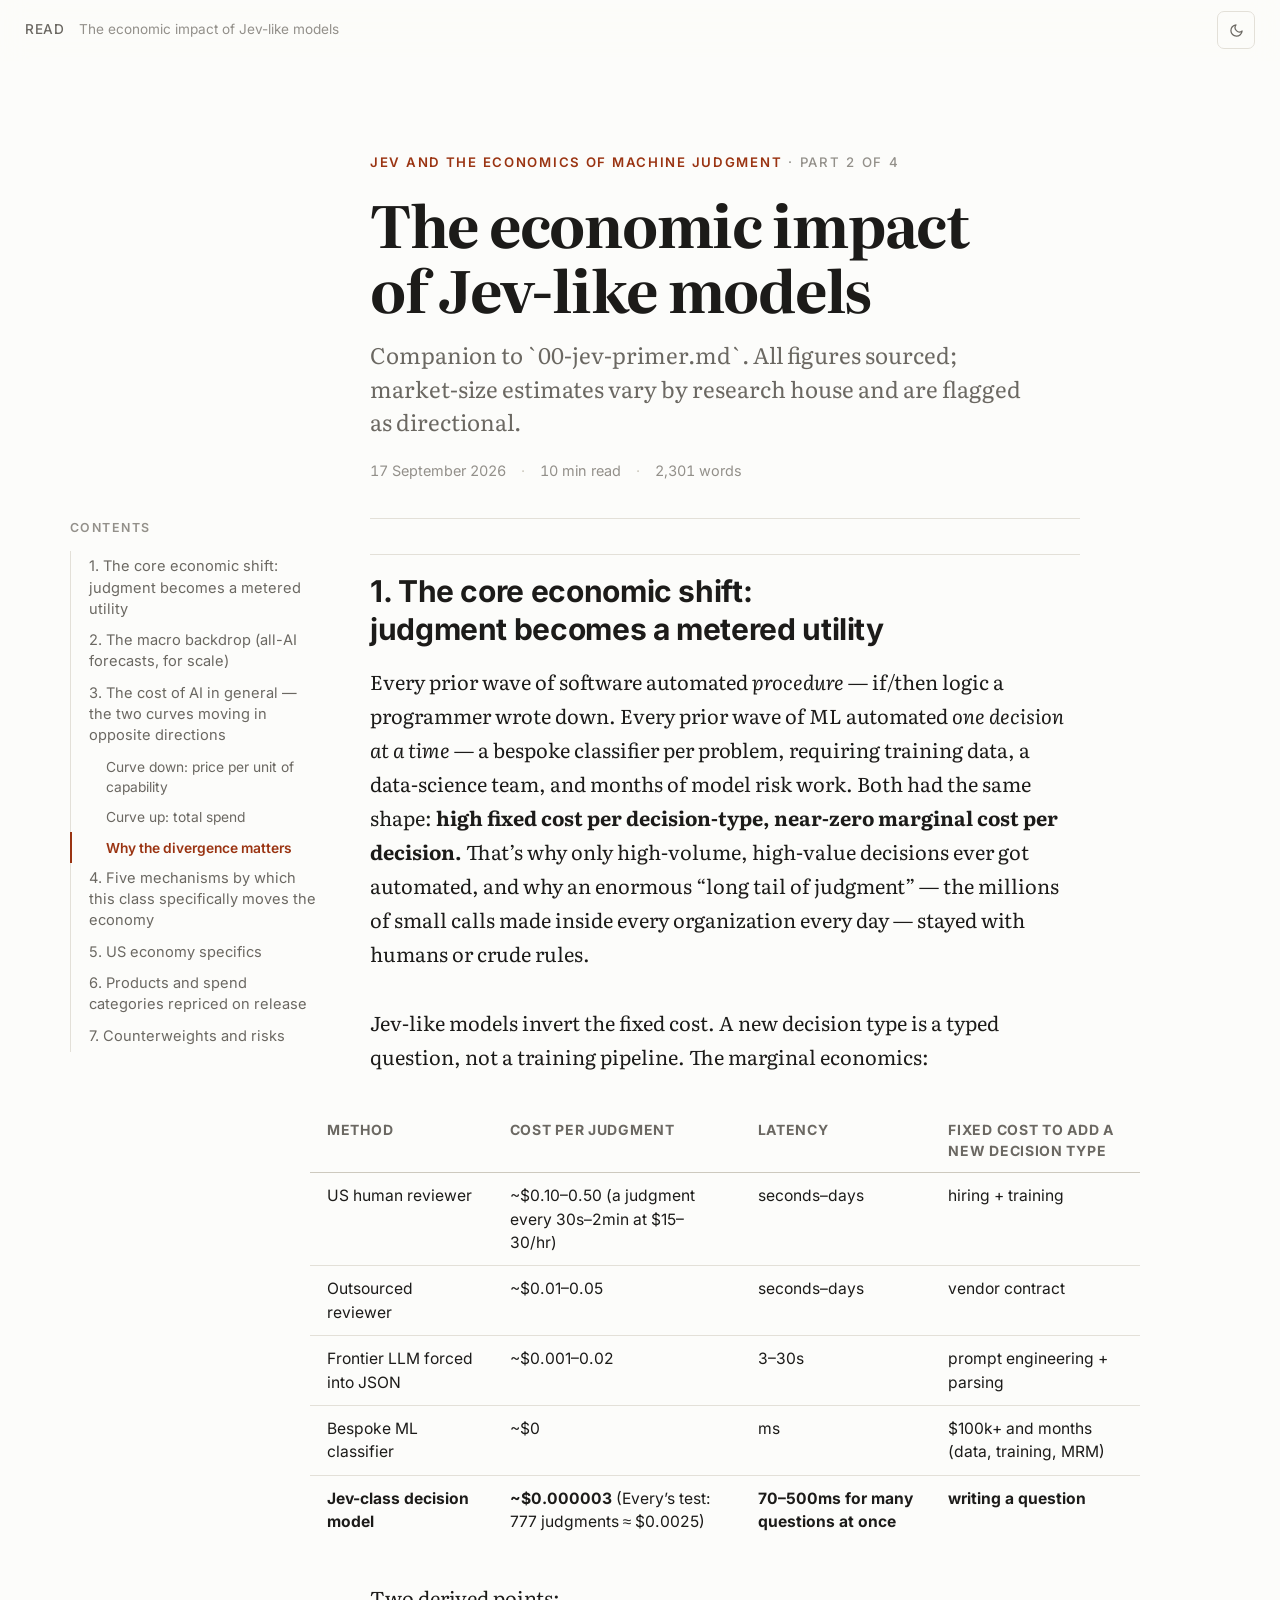
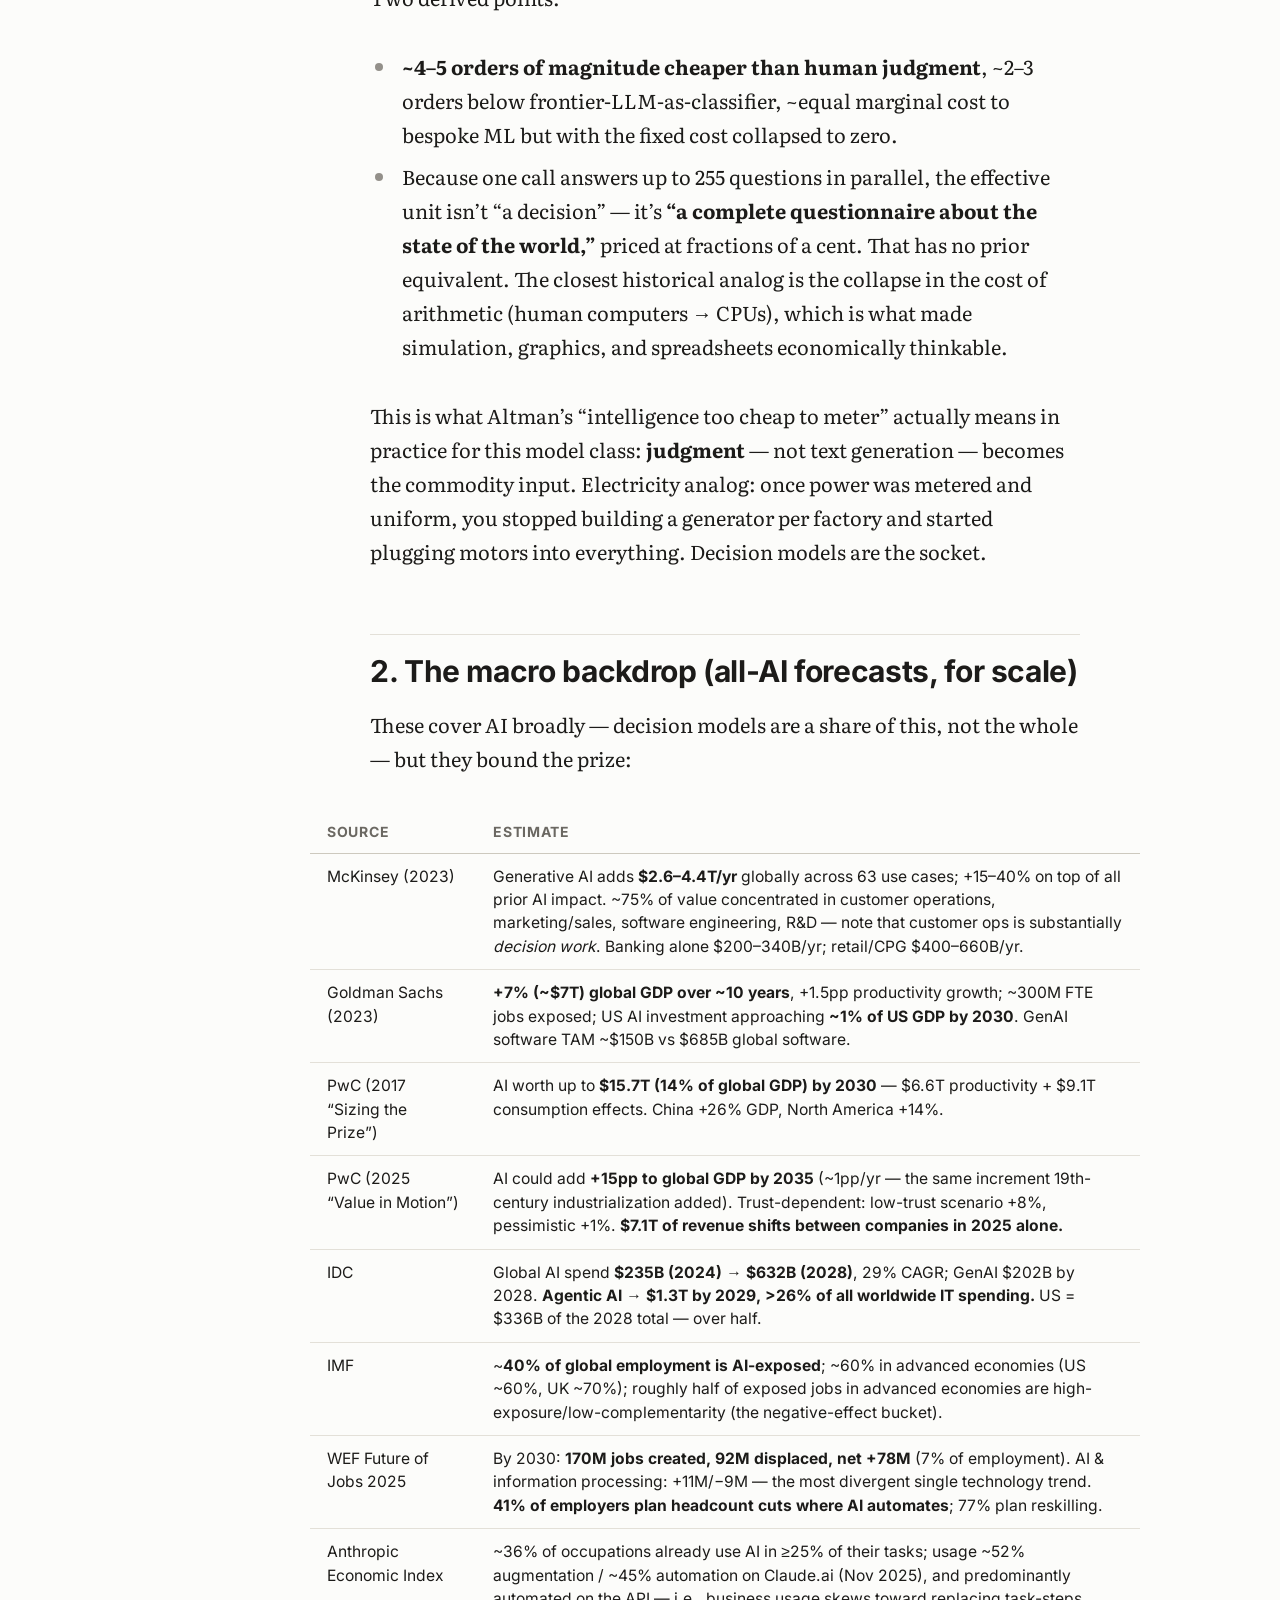
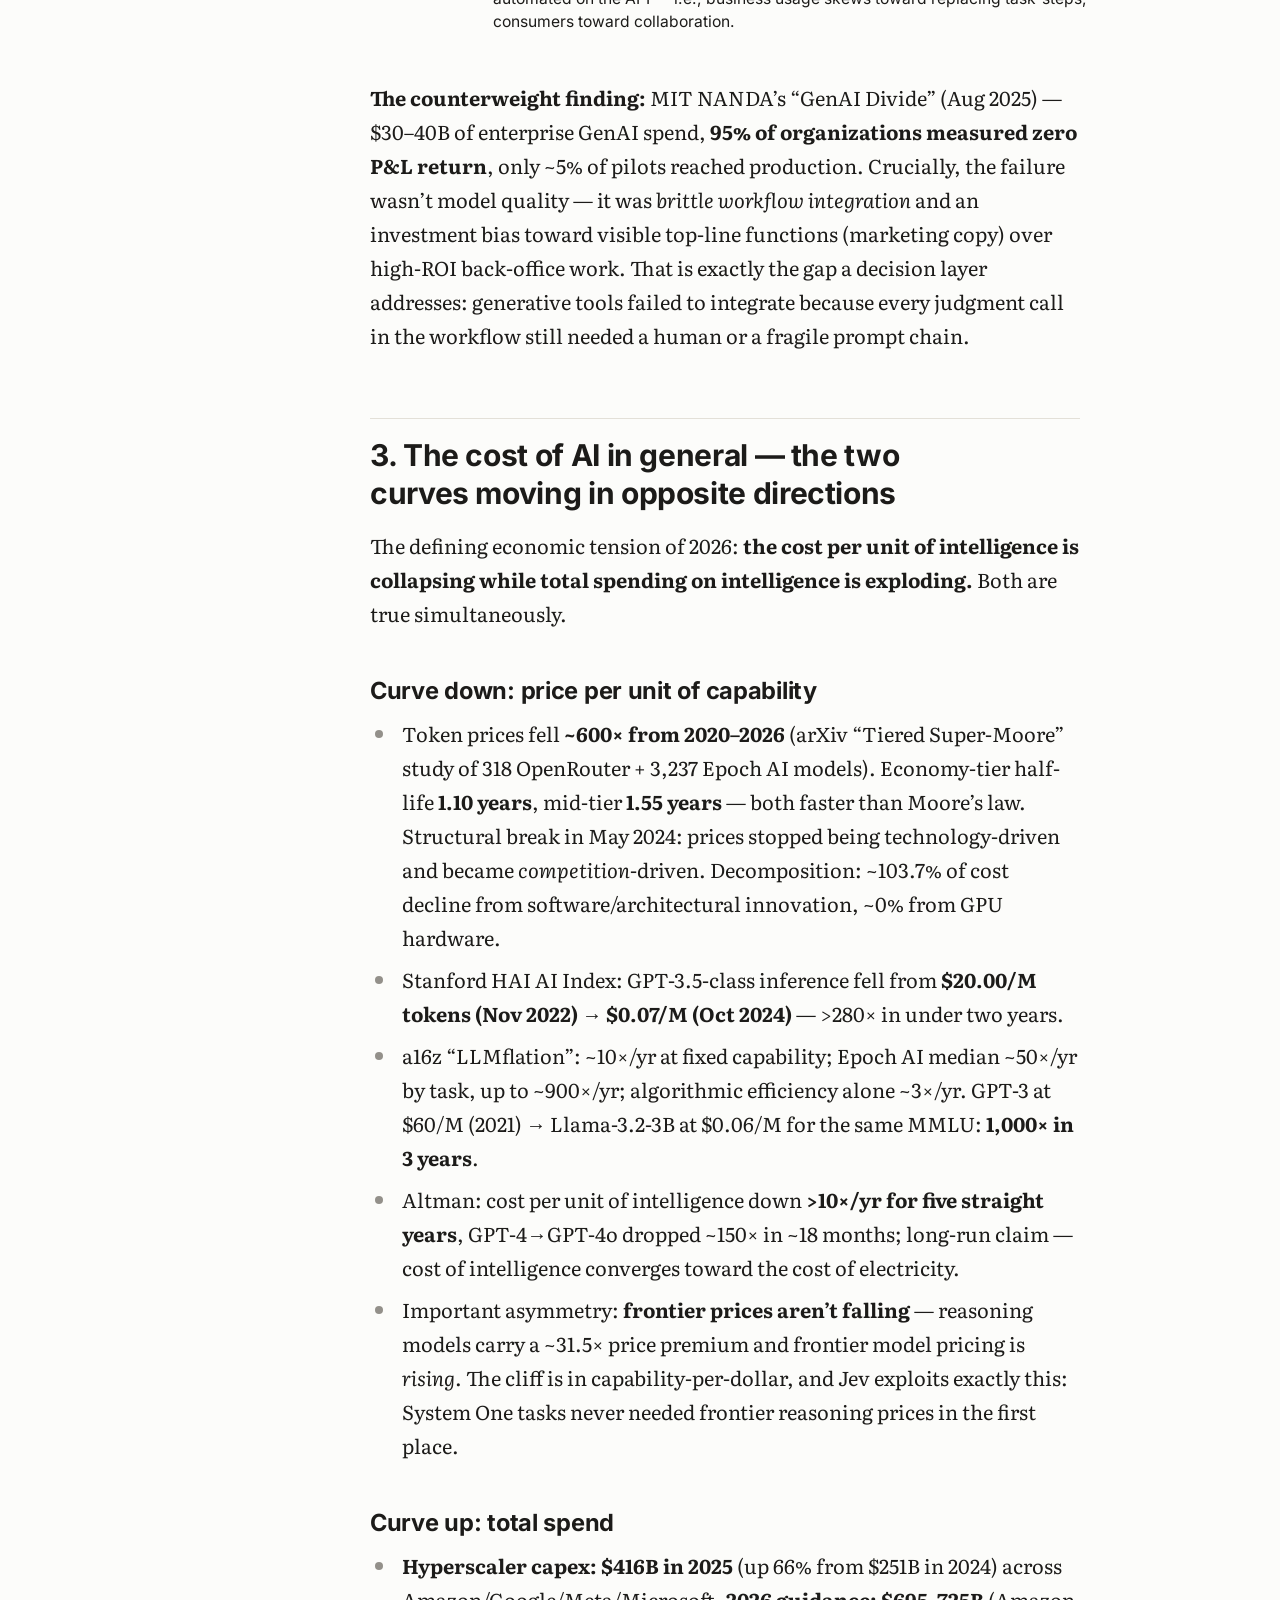
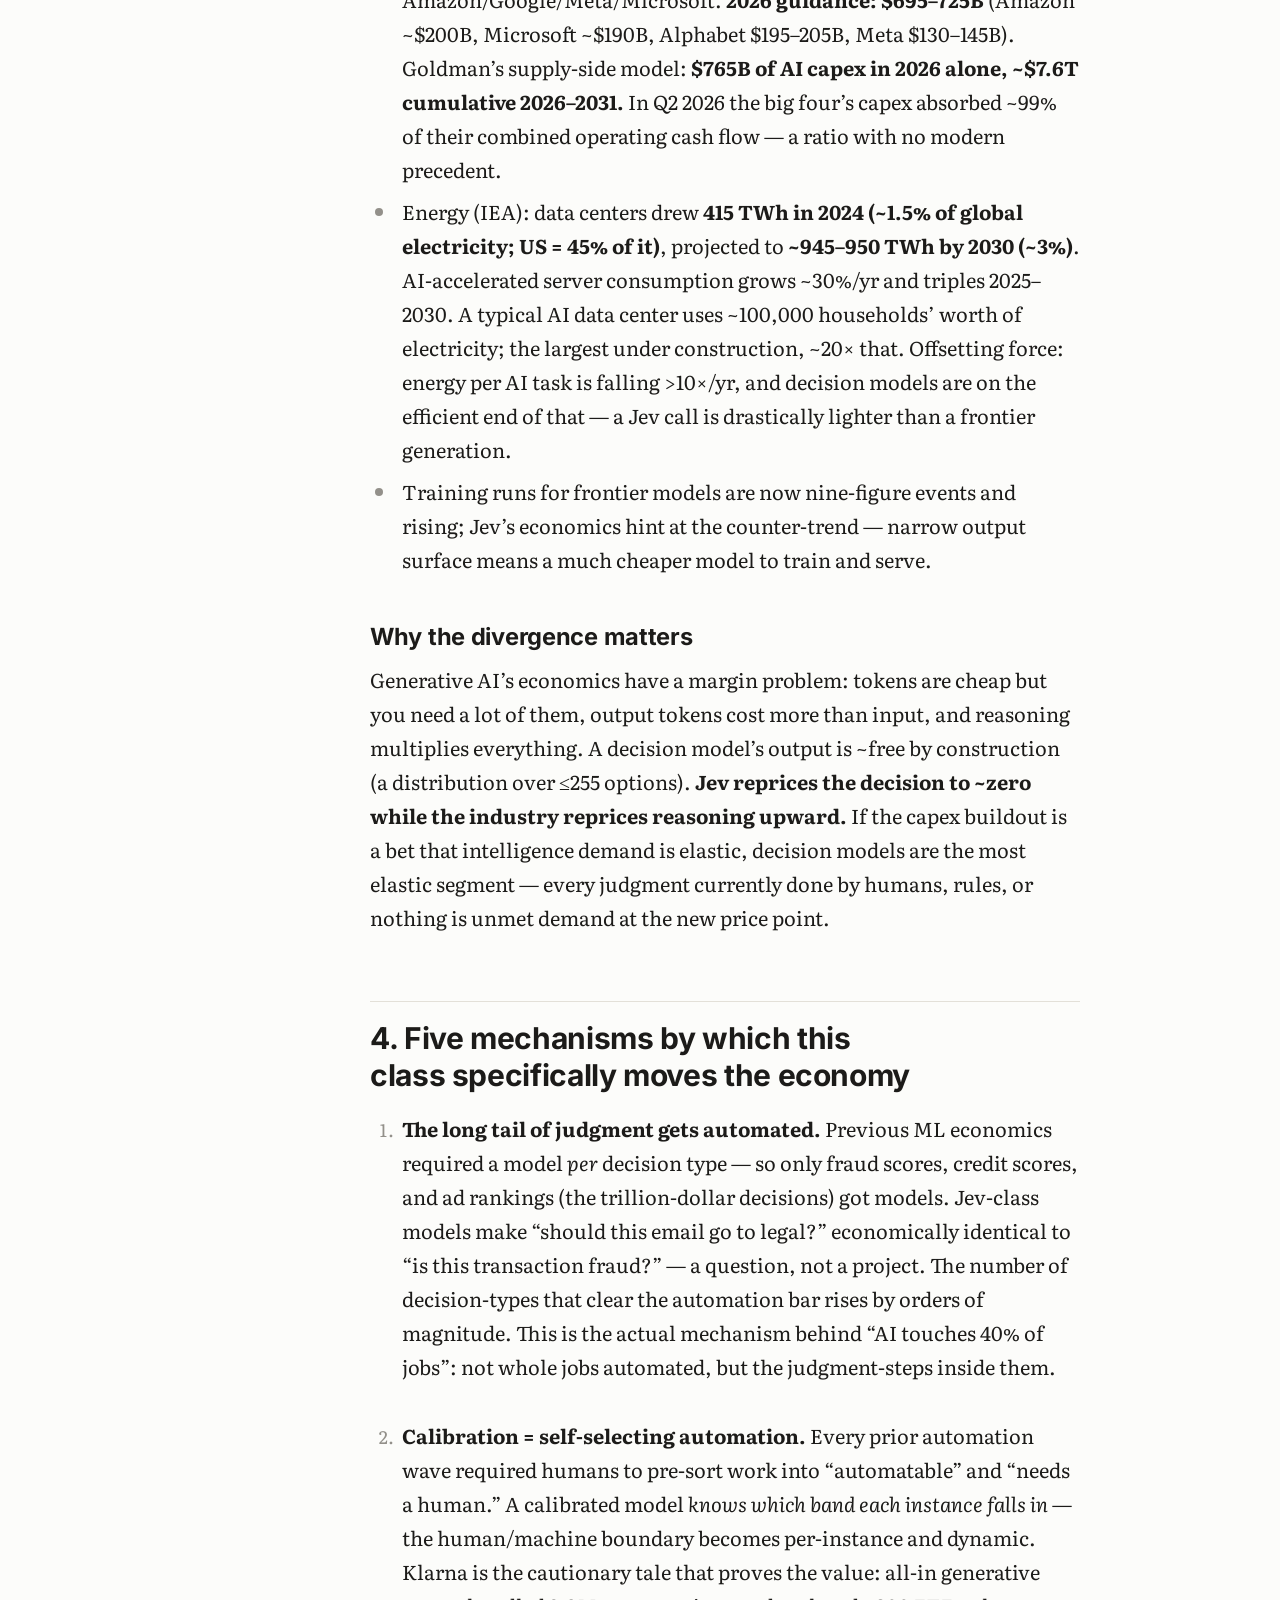
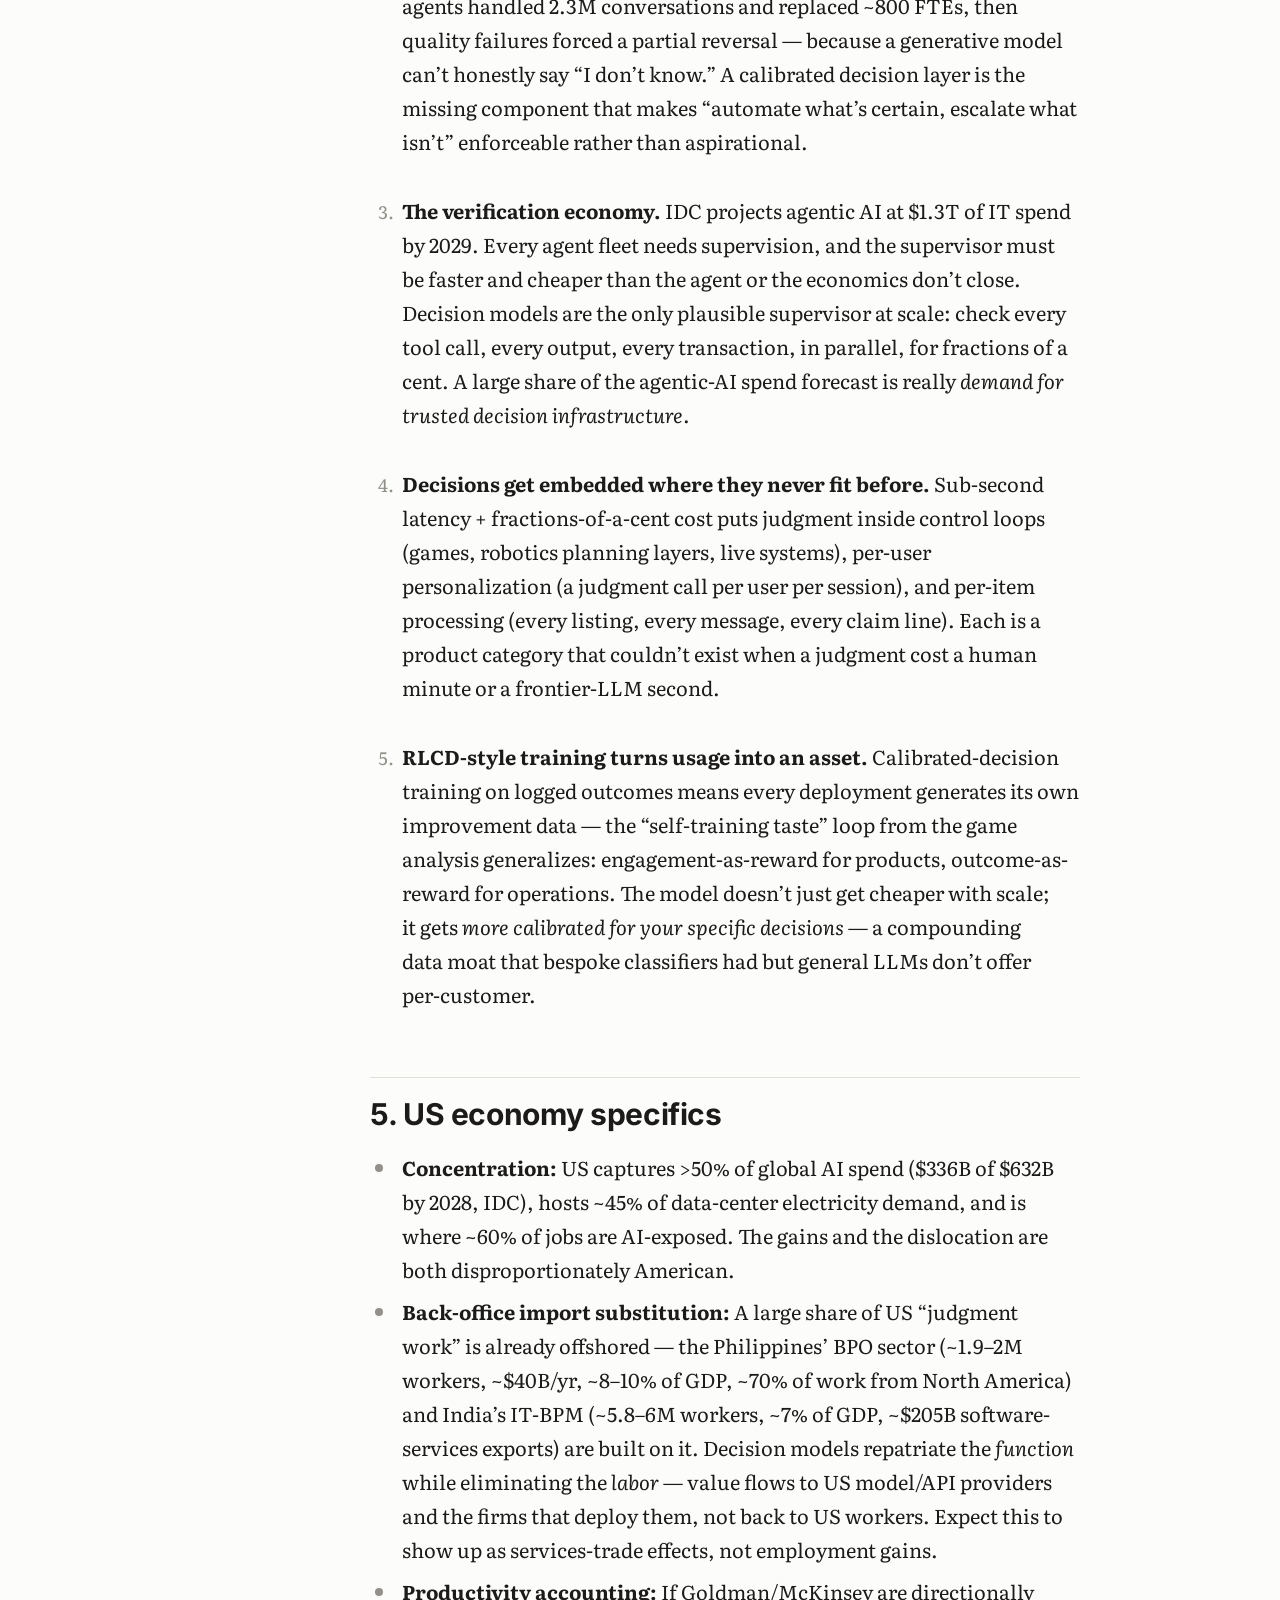
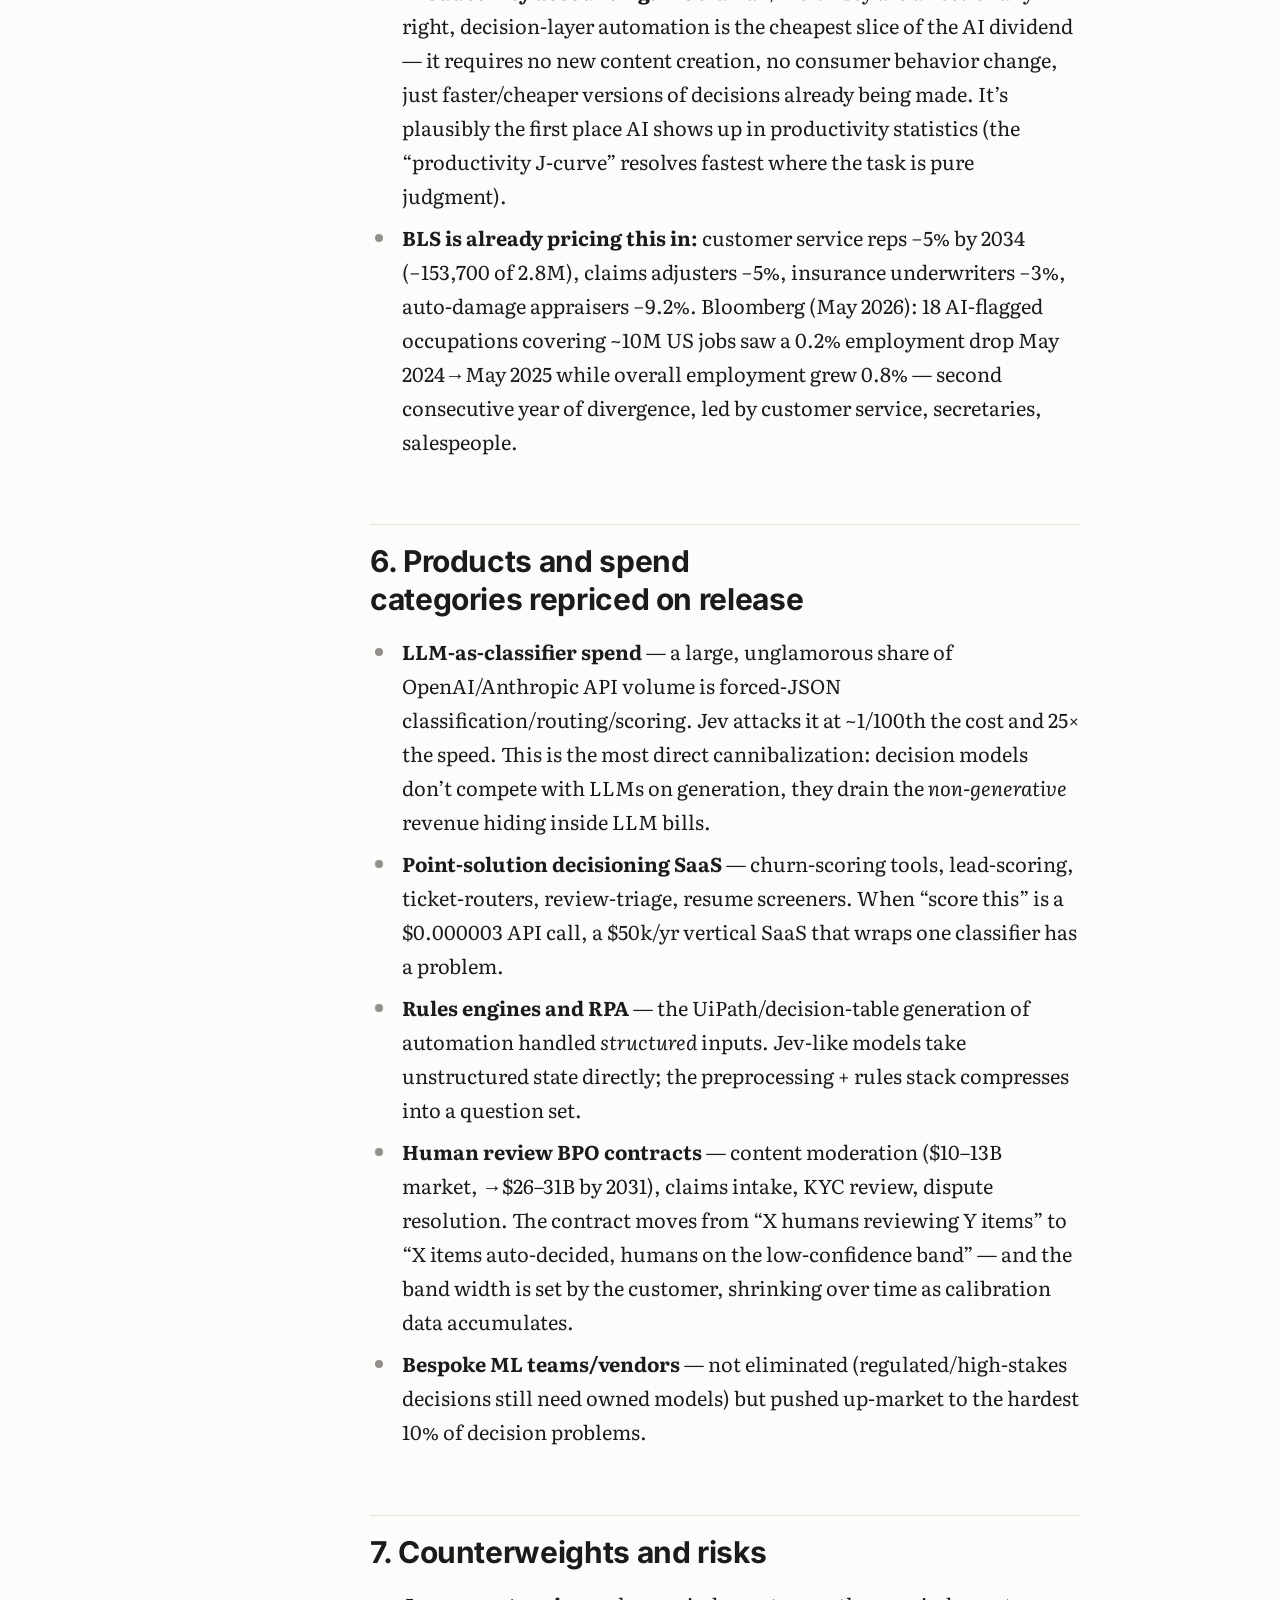
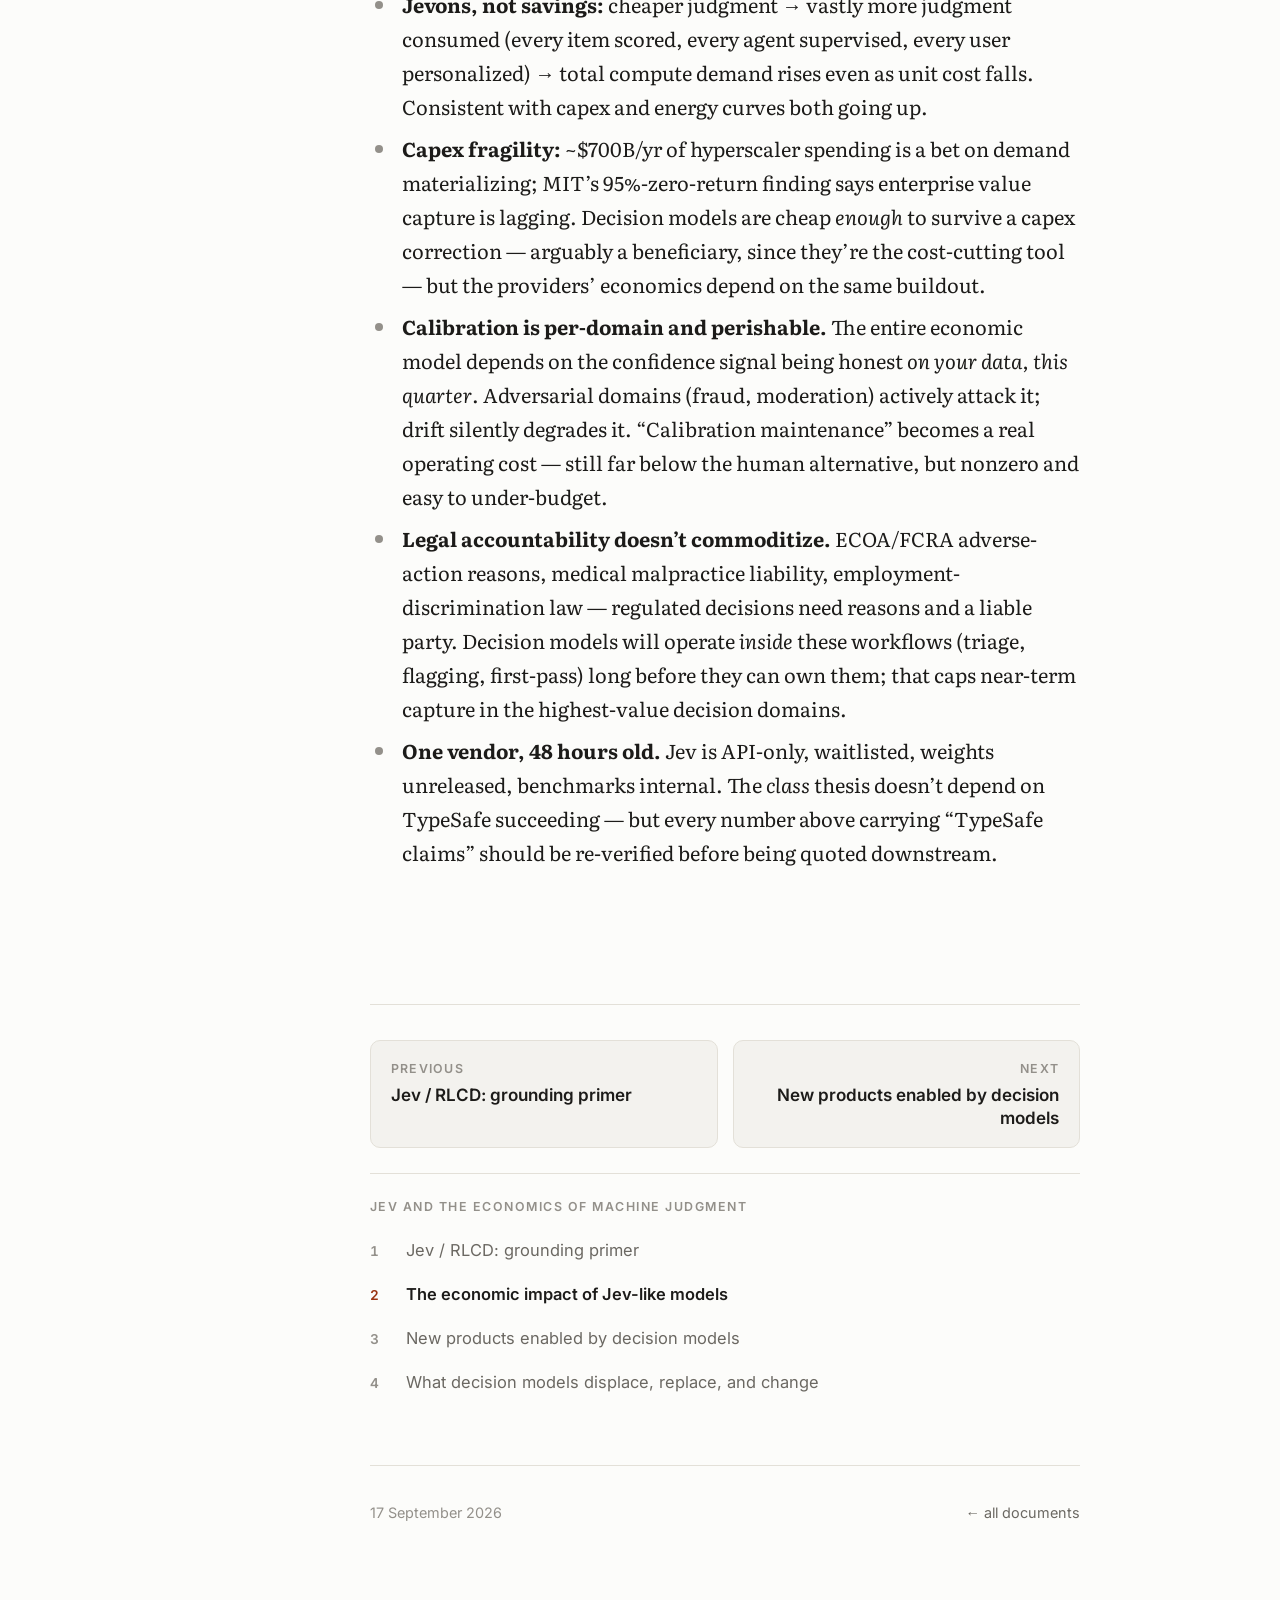
<file: docs/jev-economic-impact/index.html>
<!DOCTYPE html>
<html lang="en">
<head>
<meta charset="utf-8">
<meta name="viewport" content="width=device-width, initial-scale=1, viewport-fit=cover">
<title>The economic impact of Jev-like models</title>
<meta name="description" content="Judgment becomes a metered utility at ~$0.000003 a call. What that does to costs, capex, labour, and the products built on top.">
<meta name="color-scheme" content="light dark">
<meta property="og:type" content="article">
<meta property="og:title" content="The economic impact of Jev-like models">
<meta property="og:description" content="Judgment becomes a metered utility at ~$0.000003 a call. What that does to costs, capex, labour, and the products built on top.">
<meta name="twitter:card" content="summary_large_image">
<link rel="preload" as="font" type="font/woff2" crossorigin href="../assets/fonts/literata-latin-400-normal.woff2">
<link rel="preload" as="font" type="font/woff2" crossorigin href="../assets/fonts/inter-latin-600-normal.woff2">
<link rel="stylesheet" href="../assets/fonts.css">
<link rel="stylesheet" href="../assets/theme.css">
<style>
pre { line-height: 125%; }
td.linenos .normal { color: inherit; background-color: transparent; padding-left: 5px; padding-right: 5px; }
span.linenos { color: inherit; background-color: transparent; padding-left: 5px; padding-right: 5px; }
td.linenos .special { color: #000000; background-color: #ffffc0; padding-left: 5px; padding-right: 5px; }
span.linenos.special { color: #000000; background-color: #ffffc0; padding-left: 5px; padding-right: 5px; }
.codehilite .hll { background-color: #ffffcc }
.codehilite { background: #ffffff; }
.codehilite .c { color: #177500 } /* Comment */
.codehilite .err { color: #000 } /* Error */
.codehilite .k { color: #A90D91 } /* Keyword */
.codehilite .l { color: #1C01CE } /* Literal */
.codehilite .n { color: #000 } /* Name */
.codehilite .o { color: #000 } /* Operator */
.codehilite .ch { color: #177500 } /* Comment.Hashbang */
.codehilite .cm { color: #177500 } /* Comment.Multiline */
.codehilite .cp { color: #633820 } /* Comment.Preproc */
.codehilite .cpf { color: #177500 } /* Comment.PreprocFile */
.codehilite .c1 { color: #177500 } /* Comment.Single */
.codehilite .cs { color: #177500 } /* Comment.Special */
.codehilite .kc { color: #A90D91 } /* Keyword.Constant */
.codehilite .kd { color: #A90D91 } /* Keyword.Declaration */
.codehilite .kn { color: #A90D91 } /* Keyword.Namespace */
.codehilite .kp { color: #A90D91 } /* Keyword.Pseudo */
.codehilite .kr { color: #A90D91 } /* Keyword.Reserved */
.codehilite .kt { color: #A90D91 } /* Keyword.Type */
.codehilite .ld { color: #1C01CE } /* Literal.Date */
.codehilite .m { color: #1C01CE } /* Literal.Number */
.codehilite .s { color: #C41A16 } /* Literal.String */
.codehilite .na { color: #836C28 } /* Name.Attribute */
.codehilite .nb { color: #A90D91 } /* Name.Builtin */
.codehilite .nc { color: #3F6E75 } /* Name.Class */
.codehilite .no { color: #000 } /* Name.Constant */
.codehilite .nd { color: #000 } /* Name.Decorator */
.codehilite .ni { color: #000 } /* Name.Entity */
.codehilite .ne { color: #000 } /* Name.Exception */
.codehilite .nf { color: #000 } /* Name.Function */
.codehilite .nl { color: #000 } /* Name.Label */
.codehilite .nn { color: #000 } /* Name.Namespace */
.codehilite .nx { color: #000 } /* Name.Other */
.codehilite .py { color: #000 } /* Name.Property */
.codehilite .nt { color: #000 } /* Name.Tag */
.codehilite .nv { color: #000 } /* Name.Variable */
.codehilite .ow { color: #000 } /* Operator.Word */
.codehilite .mb { color: #1C01CE } /* Literal.Number.Bin */
.codehilite .mf { color: #1C01CE } /* Literal.Number.Float */
.codehilite .mh { color: #1C01CE } /* Literal.Number.Hex */
.codehilite .mi { color: #1C01CE } /* Literal.Number.Integer */
.codehilite .mo { color: #1C01CE } /* Literal.Number.Oct */
.codehilite .sa { color: #C41A16 } /* Literal.String.Affix */
.codehilite .sb { color: #C41A16 } /* Literal.String.Backtick */
.codehilite .sc { color: #2300CE } /* Literal.String.Char */
.codehilite .dl { color: #C41A16 } /* Literal.String.Delimiter */
.codehilite .sd { color: #C41A16 } /* Literal.String.Doc */
.codehilite .s2 { color: #C41A16 } /* Literal.String.Double */
.codehilite .se { color: #C41A16 } /* Literal.String.Escape */
.codehilite .sh { color: #C41A16 } /* Literal.String.Heredoc */
.codehilite .si { color: #C41A16 } /* Literal.String.Interpol */
.codehilite .sx { color: #C41A16 } /* Literal.String.Other */
.codehilite .sr { color: #C41A16 } /* Literal.String.Regex */
.codehilite .s1 { color: #C41A16 } /* Literal.String.Single */
.codehilite .ss { color: #C41A16 } /* Literal.String.Symbol */
.codehilite .bp { color: #5B269A } /* Name.Builtin.Pseudo */
.codehilite .fm { color: #000 } /* Name.Function.Magic */
.codehilite .vc { color: #000 } /* Name.Variable.Class */
.codehilite .vg { color: #000 } /* Name.Variable.Global */
.codehilite .vi { color: #000 } /* Name.Variable.Instance */
.codehilite .vm { color: #000 } /* Name.Variable.Magic */
.codehilite .il { color: #1C01CE } /* Literal.Number.Integer.Long */
pre { line-height: 125%; }
td.linenos .normal { color: #6e7681; background-color: #0d1117; padding-left: 5px; padding-right: 5px; }
span.linenos { color: #6e7681; background-color: #0d1117; padding-left: 5px; padding-right: 5px; }
td.linenos .special { color: #e6edf3; background-color: #6e7681; padding-left: 5px; padding-right: 5px; }
span.linenos.special { color: #e6edf3; background-color: #6e7681; padding-left: 5px; padding-right: 5px; }
html[data-theme="dark"] .codehilite .hll { background-color: #6e7681 }
html[data-theme="dark"] .codehilite { background: #0d1117; color: #E6EDF3 }
html[data-theme="dark"] .codehilite .c { color: #8B949E; font-style: italic } /* Comment */
html[data-theme="dark"] .codehilite .err { color: #F85149 } /* Error */
html[data-theme="dark"] .codehilite .esc { color: #E6EDF3 } /* Escape */
html[data-theme="dark"] .codehilite .g { color: #E6EDF3 } /* Generic */
html[data-theme="dark"] .codehilite .k { color: #FF7B72 } /* Keyword */
html[data-theme="dark"] .codehilite .l { color: #A5D6FF } /* Literal */
html[data-theme="dark"] .codehilite .n { color: #E6EDF3 } /* Name */
html[data-theme="dark"] .codehilite .o { color: #FF7B72; font-weight: bold } /* Operator */
html[data-theme="dark"] .codehilite .x { color: #E6EDF3 } /* Other */
html[data-theme="dark"] .codehilite .p { color: #E6EDF3 } /* Punctuation */
html[data-theme="dark"] .codehilite .ch { color: #8B949E; font-style: italic } /* Comment.Hashbang */
html[data-theme="dark"] .codehilite .cm { color: #8B949E; font-style: italic } /* Comment.Multiline */
html[data-theme="dark"] .codehilite .cp { color: #8B949E; font-weight: bold; font-style: italic } /* Comment.Preproc */
html[data-theme="dark"] .codehilite .cpf { color: #8B949E; font-style: italic } /* Comment.PreprocFile */
html[data-theme="dark"] .codehilite .c1 { color: #8B949E; font-style: italic } /* Comment.Single */
html[data-theme="dark"] .codehilite .cs { color: #8B949E; font-weight: bold; font-style: italic } /* Comment.Special */
html[data-theme="dark"] .codehilite .gd { color: #FFA198; background-color: #490202 } /* Generic.Deleted */
html[data-theme="dark"] .codehilite .ge { color: #E6EDF3; font-style: italic } /* Generic.Emph */
html[data-theme="dark"] .codehilite .ges { color: #E6EDF3; font-weight: bold; font-style: italic } /* Generic.EmphStrong */
html[data-theme="dark"] .codehilite .gr { color: #FFA198 } /* Generic.Error */
html[data-theme="dark"] .codehilite .gh { color: #79C0FF; font-weight: bold } /* Generic.Heading */
html[data-theme="dark"] .codehilite .gi { color: #56D364; background-color: #0F5323 } /* Generic.Inserted */
html[data-theme="dark"] .codehilite .go { color: #8B949E } /* Generic.Output */
html[data-theme="dark"] .codehilite .gp { color: #8B949E } /* Generic.Prompt */
html[data-theme="dark"] .codehilite .gs { color: #E6EDF3; font-weight: bold } /* Generic.Strong */
html[data-theme="dark"] .codehilite .gu { color: #79C0FF } /* Generic.Subheading */
html[data-theme="dark"] .codehilite .gt { color: #FF7B72 } /* Generic.Traceback */
html[data-theme="dark"] .codehilite .g-Underline { color: #E6EDF3; text-decoration: underline } /* Generic.Underline */
html[data-theme="dark"] .codehilite .kc { color: #79C0FF } /* Keyword.Constant */
html[data-theme="dark"] .codehilite .kd { color: #FF7B72 } /* Keyword.Declaration */
html[data-theme="dark"] .codehilite .kn { color: #FF7B72 } /* Keyword.Namespace */
html[data-theme="dark"] .codehilite .kp { color: #79C0FF } /* Keyword.Pseudo */
html[data-theme="dark"] .codehilite .kr { color: #FF7B72 } /* Keyword.Reserved */
html[data-theme="dark"] .codehilite .kt { color: #FF7B72 } /* Keyword.Type */
html[data-theme="dark"] .codehilite .ld { color: #79C0FF } /* Literal.Date */
html[data-theme="dark"] .codehilite .m { color: #A5D6FF } /* Literal.Number */
html[data-theme="dark"] .codehilite .s { color: #A5D6FF } /* Literal.String */
html[data-theme="dark"] .codehilite .na { color: #E6EDF3 } /* Name.Attribute */
html[data-theme="dark"] .codehilite .nb { color: #E6EDF3 } /* Name.Builtin */
html[data-theme="dark"] .codehilite .nc { color: #F0883E; font-weight: bold } /* Name.Class */
html[data-theme="dark"] .codehilite .no { color: #79C0FF; font-weight: bold } /* Name.Constant */
html[data-theme="dark"] .codehilite .nd { color: #D2A8FF; font-weight: bold } /* Name.Decorator */
html[data-theme="dark"] .codehilite .ni { color: #FFA657 } /* Name.Entity */
html[data-theme="dark"] .codehilite .ne { color: #F0883E; font-weight: bold } /* Name.Exception */
html[data-theme="dark"] .codehilite .nf { color: #D2A8FF; font-weight: bold } /* Name.Function */
html[data-theme="dark"] .codehilite .nl { color: #79C0FF; font-weight: bold } /* Name.Label */
html[data-theme="dark"] .codehilite .nn { color: #FF7B72 } /* Name.Namespace */
html[data-theme="dark"] .codehilite .nx { color: #E6EDF3 } /* Name.Other */
html[data-theme="dark"] .codehilite .py { color: #79C0FF } /* Name.Property */
html[data-theme="dark"] .codehilite .nt { color: #7EE787 } /* Name.Tag */
html[data-theme="dark"] .codehilite .nv { color: #79C0FF } /* Name.Variable */
html[data-theme="dark"] .codehilite .ow { color: #FF7B72; font-weight: bold } /* Operator.Word */
html[data-theme="dark"] .codehilite .pm { color: #E6EDF3 } /* Punctuation.Marker */
html[data-theme="dark"] .codehilite .w { color: #6E7681 } /* Text.Whitespace */
html[data-theme="dark"] .codehilite .mb { color: #A5D6FF } /* Literal.Number.Bin */
html[data-theme="dark"] .codehilite .mf { color: #A5D6FF } /* Literal.Number.Float */
html[data-theme="dark"] .codehilite .mh { color: #A5D6FF } /* Literal.Number.Hex */
html[data-theme="dark"] .codehilite .mi { color: #A5D6FF } /* Literal.Number.Integer */
html[data-theme="dark"] .codehilite .mo { color: #A5D6FF } /* Literal.Number.Oct */
html[data-theme="dark"] .codehilite .sa { color: #79C0FF } /* Literal.String.Affix */
html[data-theme="dark"] .codehilite .sb { color: #A5D6FF } /* Literal.String.Backtick */
html[data-theme="dark"] .codehilite .sc { color: #A5D6FF } /* Literal.String.Char */
html[data-theme="dark"] .codehilite .dl { color: #79C0FF } /* Literal.String.Delimiter */
html[data-theme="dark"] .codehilite .sd { color: #A5D6FF } /* Literal.String.Doc */
html[data-theme="dark"] .codehilite .s2 { color: #A5D6FF } /* Literal.String.Double */
html[data-theme="dark"] .codehilite .se { color: #79C0FF } /* Literal.String.Escape */
html[data-theme="dark"] .codehilite .sh { color: #79C0FF } /* Literal.String.Heredoc */
html[data-theme="dark"] .codehilite .si { color: #A5D6FF } /* Literal.String.Interpol */
html[data-theme="dark"] .codehilite .sx { color: #A5D6FF } /* Literal.String.Other */
html[data-theme="dark"] .codehilite .sr { color: #79C0FF } /* Literal.String.Regex */
html[data-theme="dark"] .codehilite .s1 { color: #A5D6FF } /* Literal.String.Single */
html[data-theme="dark"] .codehilite .ss { color: #A5D6FF } /* Literal.String.Symbol */
html[data-theme="dark"] .codehilite .bp { color: #E6EDF3 } /* Name.Builtin.Pseudo */
html[data-theme="dark"] .codehilite .fm { color: #D2A8FF; font-weight: bold } /* Name.Function.Magic */
html[data-theme="dark"] .codehilite .vc { color: #79C0FF } /* Name.Variable.Class */
html[data-theme="dark"] .codehilite .vg { color: #79C0FF } /* Name.Variable.Global */
html[data-theme="dark"] .codehilite .vi { color: #79C0FF } /* Name.Variable.Instance */
html[data-theme="dark"] .codehilite .vm { color: #79C0FF } /* Name.Variable.Magic */
html[data-theme="dark"] .codehilite .il { color: #A5D6FF } /* Literal.Number.Integer.Long */
@media (prefers-color-scheme: dark) {
pre { line-height: 125%; }
td.linenos .normal { color: #6e7681; background-color: #0d1117; padding-left: 5px; padding-right: 5px; }
span.linenos { color: #6e7681; background-color: #0d1117; padding-left: 5px; padding-right: 5px; }
td.linenos .special { color: #e6edf3; background-color: #6e7681; padding-left: 5px; padding-right: 5px; }
span.linenos.special { color: #e6edf3; background-color: #6e7681; padding-left: 5px; padding-right: 5px; }
html:not([data-theme="light"]) .codehilite .hll { background-color: #6e7681 }
html:not([data-theme="light"]) .codehilite { background: #0d1117; color: #E6EDF3 }
html:not([data-theme="light"]) .codehilite .c { color: #8B949E; font-style: italic } /* Comment */
html:not([data-theme="light"]) .codehilite .err { color: #F85149 } /* Error */
html:not([data-theme="light"]) .codehilite .esc { color: #E6EDF3 } /* Escape */
html:not([data-theme="light"]) .codehilite .g { color: #E6EDF3 } /* Generic */
html:not([data-theme="light"]) .codehilite .k { color: #FF7B72 } /* Keyword */
html:not([data-theme="light"]) .codehilite .l { color: #A5D6FF } /* Literal */
html:not([data-theme="light"]) .codehilite .n { color: #E6EDF3 } /* Name */
html:not([data-theme="light"]) .codehilite .o { color: #FF7B72; font-weight: bold } /* Operator */
html:not([data-theme="light"]) .codehilite .x { color: #E6EDF3 } /* Other */
html:not([data-theme="light"]) .codehilite .p { color: #E6EDF3 } /* Punctuation */
html:not([data-theme="light"]) .codehilite .ch { color: #8B949E; font-style: italic } /* Comment.Hashbang */
html:not([data-theme="light"]) .codehilite .cm { color: #8B949E; font-style: italic } /* Comment.Multiline */
html:not([data-theme="light"]) .codehilite .cp { color: #8B949E; font-weight: bold; font-style: italic } /* Comment.Preproc */
html:not([data-theme="light"]) .codehilite .cpf { color: #8B949E; font-style: italic } /* Comment.PreprocFile */
html:not([data-theme="light"]) .codehilite .c1 { color: #8B949E; font-style: italic } /* Comment.Single */
html:not([data-theme="light"]) .codehilite .cs { color: #8B949E; font-weight: bold; font-style: italic } /* Comment.Special */
html:not([data-theme="light"]) .codehilite .gd { color: #FFA198; background-color: #490202 } /* Generic.Deleted */
html:not([data-theme="light"]) .codehilite .ge { color: #E6EDF3; font-style: italic } /* Generic.Emph */
html:not([data-theme="light"]) .codehilite .ges { color: #E6EDF3; font-weight: bold; font-style: italic } /* Generic.EmphStrong */
html:not([data-theme="light"]) .codehilite .gr { color: #FFA198 } /* Generic.Error */
html:not([data-theme="light"]) .codehilite .gh { color: #79C0FF; font-weight: bold } /* Generic.Heading */
html:not([data-theme="light"]) .codehilite .gi { color: #56D364; background-color: #0F5323 } /* Generic.Inserted */
html:not([data-theme="light"]) .codehilite .go { color: #8B949E } /* Generic.Output */
html:not([data-theme="light"]) .codehilite .gp { color: #8B949E } /* Generic.Prompt */
html:not([data-theme="light"]) .codehilite .gs { color: #E6EDF3; font-weight: bold } /* Generic.Strong */
html:not([data-theme="light"]) .codehilite .gu { color: #79C0FF } /* Generic.Subheading */
html:not([data-theme="light"]) .codehilite .gt { color: #FF7B72 } /* Generic.Traceback */
html:not([data-theme="light"]) .codehilite .g-Underline { color: #E6EDF3; text-decoration: underline } /* Generic.Underline */
html:not([data-theme="light"]) .codehilite .kc { color: #79C0FF } /* Keyword.Constant */
html:not([data-theme="light"]) .codehilite .kd { color: #FF7B72 } /* Keyword.Declaration */
html:not([data-theme="light"]) .codehilite .kn { color: #FF7B72 } /* Keyword.Namespace */
html:not([data-theme="light"]) .codehilite .kp { color: #79C0FF } /* Keyword.Pseudo */
html:not([data-theme="light"]) .codehilite .kr { color: #FF7B72 } /* Keyword.Reserved */
html:not([data-theme="light"]) .codehilite .kt { color: #FF7B72 } /* Keyword.Type */
html:not([data-theme="light"]) .codehilite .ld { color: #79C0FF } /* Literal.Date */
html:not([data-theme="light"]) .codehilite .m { color: #A5D6FF } /* Literal.Number */
html:not([data-theme="light"]) .codehilite .s { color: #A5D6FF } /* Literal.String */
html:not([data-theme="light"]) .codehilite .na { color: #E6EDF3 } /* Name.Attribute */
html:not([data-theme="light"]) .codehilite .nb { color: #E6EDF3 } /* Name.Builtin */
html:not([data-theme="light"]) .codehilite .nc { color: #F0883E; font-weight: bold } /* Name.Class */
html:not([data-theme="light"]) .codehilite .no { color: #79C0FF; font-weight: bold } /* Name.Constant */
html:not([data-theme="light"]) .codehilite .nd { color: #D2A8FF; font-weight: bold } /* Name.Decorator */
html:not([data-theme="light"]) .codehilite .ni { color: #FFA657 } /* Name.Entity */
html:not([data-theme="light"]) .codehilite .ne { color: #F0883E; font-weight: bold } /* Name.Exception */
html:not([data-theme="light"]) .codehilite .nf { color: #D2A8FF; font-weight: bold } /* Name.Function */
html:not([data-theme="light"]) .codehilite .nl { color: #79C0FF; font-weight: bold } /* Name.Label */
html:not([data-theme="light"]) .codehilite .nn { color: #FF7B72 } /* Name.Namespace */
html:not([data-theme="light"]) .codehilite .nx { color: #E6EDF3 } /* Name.Other */
html:not([data-theme="light"]) .codehilite .py { color: #79C0FF } /* Name.Property */
html:not([data-theme="light"]) .codehilite .nt { color: #7EE787 } /* Name.Tag */
html:not([data-theme="light"]) .codehilite .nv { color: #79C0FF } /* Name.Variable */
html:not([data-theme="light"]) .codehilite .ow { color: #FF7B72; font-weight: bold } /* Operator.Word */
html:not([data-theme="light"]) .codehilite .pm { color: #E6EDF3 } /* Punctuation.Marker */
html:not([data-theme="light"]) .codehilite .w { color: #6E7681 } /* Text.Whitespace */
html:not([data-theme="light"]) .codehilite .mb { color: #A5D6FF } /* Literal.Number.Bin */
html:not([data-theme="light"]) .codehilite .mf { color: #A5D6FF } /* Literal.Number.Float */
html:not([data-theme="light"]) .codehilite .mh { color: #A5D6FF } /* Literal.Number.Hex */
html:not([data-theme="light"]) .codehilite .mi { color: #A5D6FF } /* Literal.Number.Integer */
html:not([data-theme="light"]) .codehilite .mo { color: #A5D6FF } /* Literal.Number.Oct */
html:not([data-theme="light"]) .codehilite .sa { color: #79C0FF } /* Literal.String.Affix */
html:not([data-theme="light"]) .codehilite .sb { color: #A5D6FF } /* Literal.String.Backtick */
html:not([data-theme="light"]) .codehilite .sc { color: #A5D6FF } /* Literal.String.Char */
html:not([data-theme="light"]) .codehilite .dl { color: #79C0FF } /* Literal.String.Delimiter */
html:not([data-theme="light"]) .codehilite .sd { color: #A5D6FF } /* Literal.String.Doc */
html:not([data-theme="light"]) .codehilite .s2 { color: #A5D6FF } /* Literal.String.Double */
html:not([data-theme="light"]) .codehilite .se { color: #79C0FF } /* Literal.String.Escape */
html:not([data-theme="light"]) .codehilite .sh { color: #79C0FF } /* Literal.String.Heredoc */
html:not([data-theme="light"]) .codehilite .si { color: #A5D6FF } /* Literal.String.Interpol */
html:not([data-theme="light"]) .codehilite .sx { color: #A5D6FF } /* Literal.String.Other */
html:not([data-theme="light"]) .codehilite .sr { color: #79C0FF } /* Literal.String.Regex */
html:not([data-theme="light"]) .codehilite .s1 { color: #A5D6FF } /* Literal.String.Single */
html:not([data-theme="light"]) .codehilite .ss { color: #A5D6FF } /* Literal.String.Symbol */
html:not([data-theme="light"]) .codehilite .bp { color: #E6EDF3 } /* Name.Builtin.Pseudo */
html:not([data-theme="light"]) .codehilite .fm { color: #D2A8FF; font-weight: bold } /* Name.Function.Magic */
html:not([data-theme="light"]) .codehilite .vc { color: #79C0FF } /* Name.Variable.Class */
html:not([data-theme="light"]) .codehilite .vg { color: #79C0FF } /* Name.Variable.Global */
html:not([data-theme="light"]) .codehilite .vi { color: #79C0FF } /* Name.Variable.Instance */
html:not([data-theme="light"]) .codehilite .vm { color: #79C0FF } /* Name.Variable.Magic */
html:not([data-theme="light"]) .codehilite .il { color: #A5D6FF } /* Literal.Number.Integer.Long */
}

</style>
<script>
  (function () {
    try {
      var t = localStorage.getItem("read-theme");
      if (t) document.documentElement.setAttribute("data-theme", t);
    } catch (e) {}
  })();
</script>
</head>
<body>
<div id="progress" role="presentation"></div>

<div class="topbar" id="topbar">
  <a class="home" href="../">read</a>
  <span class="crumb">The economic impact of Jev-like models</span>
  <button class="iconbtn" id="theme-toggle" type="button" aria-label="Toggle dark mode" title="Toggle dark mode">
    <svg class="icon-moon" viewBox="0 0 24 24" fill="none" stroke="currentColor" stroke-width="2"
         stroke-linecap="round" stroke-linejoin="round"><path d="M21 12.8A9 9 0 1 1 11.2 3a7 7 0 0 0 9.8 9.8z"/></svg>
    <svg class="icon-sun" viewBox="0 0 24 24" fill="none" stroke="currentColor" stroke-width="2"
         stroke-linecap="round" stroke-linejoin="round"><circle cx="12" cy="12" r="4"/><path d="M12 2v2M12 20v2M4.9 4.9l1.4 1.4M17.7 17.7l1.4 1.4M2 12h2M20 12h2M4.9 19.1l1.4-1.4M17.7 6.3l1.4-1.4"/></svg>
  </button>
</div>

<div class="shell">
  <header class="doc-head">
    <!--SERIESKICKER--><p class="kicker">Jev and the economics of machine judgment<span class="part"> · Part 2 of 4</span></p><!--/SERIESKICKER-->
    <h1 class="title">The economic impact of Jev-like models</h1>
    <p class="subtitle">Companion to `00-jev-primer.md`. All figures sourced; market-size estimates vary by research house and are flagged as directional.</p>
    <p class="meta"><span>17 September 2026</span><span class="dot">&middot;</span><span>10 min read</span><span class="dot">&middot;</span><span>2,301 words</span></p>
  </header>
  <details class="toc-inline"><summary>Contents</summary><ul><li class="lvl-2"><a href="#1-the-core-economic-shift-judgment-becomes-a-metered-utility">1. The core economic shift: judgment becomes a metered utility</a></li><li class="lvl-2"><a href="#2-the-macro-backdrop-all-ai-forecasts-for-scale">2. The macro backdrop (all-AI forecasts, for scale)</a></li><li class="lvl-2"><a href="#3-the-cost-of-ai-in-general-the-two-curves-moving-in-opposite-directions">3. The cost of AI in general — the two curves moving in opposite directions</a></li><li class="lvl-3"><a href="#curve-down-price-per-unit-of-capability">Curve down: price per unit of capability</a></li><li class="lvl-3"><a href="#curve-up-total-spend">Curve up: total spend</a></li><li class="lvl-3"><a href="#why-the-divergence-matters">Why the divergence matters</a></li><li class="lvl-2"><a href="#4-five-mechanisms-by-which-this-class-specifically-moves-the-economy">4. Five mechanisms by which this class specifically moves the economy</a></li><li class="lvl-2"><a href="#5-us-economy-specifics">5. US economy specifics</a></li><li class="lvl-2"><a href="#6-products-and-spend-categories-repriced-on-release">6. Products and spend categories repriced on release</a></li><li class="lvl-2"><a href="#7-counterweights-and-risks">7. Counterweights and risks</a></li></ul></details>
  <nav class="toc" aria-label="Table of contents"><div class="toc-label">Contents</div><ul><li class="lvl-2"><a href="#1-the-core-economic-shift-judgment-becomes-a-metered-utility">1. The core economic shift: judgment becomes a metered utility</a></li><li class="lvl-2"><a href="#2-the-macro-backdrop-all-ai-forecasts-for-scale">2. The macro backdrop (all-AI forecasts, for scale)</a></li><li class="lvl-2"><a href="#3-the-cost-of-ai-in-general-the-two-curves-moving-in-opposite-directions">3. The cost of AI in general — the two curves moving in opposite directions</a></li><li class="lvl-3"><a href="#curve-down-price-per-unit-of-capability">Curve down: price per unit of capability</a></li><li class="lvl-3"><a href="#curve-up-total-spend">Curve up: total spend</a></li><li class="lvl-3"><a href="#why-the-divergence-matters">Why the divergence matters</a></li><li class="lvl-2"><a href="#4-five-mechanisms-by-which-this-class-specifically-moves-the-economy">4. Five mechanisms by which this class specifically moves the economy</a></li><li class="lvl-2"><a href="#5-us-economy-specifics">5. US economy specifics</a></li><li class="lvl-2"><a href="#6-products-and-spend-categories-repriced-on-release">6. Products and spend categories repriced on release</a></li><li class="lvl-2"><a href="#7-counterweights-and-risks">7. Counterweights and risks</a></li></ul></nav>
  <main class="prose" id="prose">
<h2 id="1-the-core-economic-shift-judgment-becomes-a-metered-utility">1. The core economic shift: judgment becomes a metered utility<a class="headerlink" href="#1-the-core-economic-shift-judgment-becomes-a-metered-utility" title="Link to this section">&para;</a></h2>
<p>Every prior wave of software automated <em>procedure</em> — if/then logic a programmer wrote down. Every prior wave of ML automated <em>one decision at a time</em> — a bespoke classifier per problem, requiring training data, a data-science team, and months of model risk work. Both had the same shape: <strong>high fixed cost per decision-type, near-zero marginal cost per decision.</strong> That&rsquo;s why only high-volume, high-value decisions ever got automated, and why an enormous &ldquo;long tail of judgment&rdquo; — the millions of small calls made inside every organization every day — stayed with humans or crude rules.</p>
<p>Jev-like models invert the fixed cost. A new decision type is a typed question, not a training pipeline. The marginal economics:</p>
<div class="table-wrap"><table>
<thead>
<tr>
<th>Method</th>
<th>Cost per judgment</th>
<th>Latency</th>
<th>Fixed cost to add a new decision type</th>
</tr>
</thead>
<tbody>
<tr>
<td>US human reviewer</td>
<td>~$0.10–0.50 (a judgment every 30s–2min at $15–30/hr)</td>
<td>seconds–days</td>
<td>hiring + training</td>
</tr>
<tr>
<td>Outsourced reviewer</td>
<td>~$0.01–0.05</td>
<td>seconds–days</td>
<td>vendor contract</td>
</tr>
<tr>
<td>Frontier LLM forced into JSON</td>
<td>~$0.001–0.02</td>
<td>3–30s</td>
<td>prompt engineering + parsing</td>
</tr>
<tr>
<td>Bespoke ML classifier</td>
<td>~$0</td>
<td>ms</td>
<td>$100k+ and months (data, training, MRM)</td>
</tr>
<tr>
<td><strong>Jev-class decision model</strong></td>
<td><strong>~$0.000003</strong> (Every&rsquo;s test: 777 judgments ≈ $0.0025)</td>
<td><strong>70–500ms for many questions at once</strong></td>
<td><strong>writing a question</strong></td>
</tr>
</tbody>
</table></div>
<p>Two derived points:</p>
<ul>
<li><strong>~4–5 orders of magnitude cheaper than human judgment</strong>, ~2–3 orders below frontier-LLM-as-classifier, ~equal marginal cost to bespoke ML but with the fixed cost collapsed to zero.</li>
<li>Because one call answers up to 255 questions in parallel, the effective unit isn&rsquo;t &ldquo;a decision&rdquo; — it&rsquo;s <strong>&ldquo;a complete questionnaire about the state of the world,&rdquo;</strong> priced at fractions of a cent. That has no prior equivalent. The closest historical analog is the collapse in the cost of arithmetic (human computers → CPUs), which is what made simulation, graphics, and spreadsheets economically thinkable.</li>
</ul>
<p>This is what Altman&rsquo;s &ldquo;intelligence too cheap to meter&rdquo; actually means in practice for this model class: <strong>judgment</strong> — not text generation — becomes the commodity input. Electricity analog: once power was metered and uniform, you stopped building a generator per factory and started plugging motors into everything. Decision models are the socket.</p>
<h2 id="2-the-macro-backdrop-all-ai-forecasts-for-scale">2. The macro backdrop (all-AI forecasts, for scale)<a class="headerlink" href="#2-the-macro-backdrop-all-ai-forecasts-for-scale" title="Link to this section">&para;</a></h2>
<p>These cover AI broadly — decision models are a share of this, not the whole — but they bound the prize:</p>
<div class="table-wrap"><table>
<thead>
<tr>
<th>Source</th>
<th>Estimate</th>
</tr>
</thead>
<tbody>
<tr>
<td>McKinsey (2023)</td>
<td>Generative AI adds <strong>$2.6–4.4T/yr</strong> globally across 63 use cases; +15–40% on top of all prior AI impact. ~75% of value concentrated in customer operations, marketing/sales, software engineering, R&amp;D — note that customer ops is substantially <em>decision work</em>. Banking alone $200–340B/yr; retail/CPG $400–660B/yr.</td>
</tr>
<tr>
<td>Goldman Sachs (2023)</td>
<td><strong>+7% (~$7T) global GDP over ~10 years</strong>, +1.5pp productivity growth; ~300M FTE jobs exposed; US AI investment approaching <strong>~1% of US GDP by 2030</strong>. GenAI software TAM ~$150B vs $685B global software.</td>
</tr>
<tr>
<td>PwC (2017 &ldquo;Sizing the Prize&rdquo;)</td>
<td>AI worth up to <strong>$15.7T (14% of global GDP) by 2030</strong> — $6.6T productivity + $9.1T consumption effects. China +26% GDP, North America +14%.</td>
</tr>
<tr>
<td>PwC (2025 &ldquo;Value in Motion&rdquo;)</td>
<td>AI could add <strong>+15pp to global GDP by 2035</strong> (~1pp/yr — the same increment 19th-century industrialization added). Trust-dependent: low-trust scenario +8%, pessimistic +1%. <strong>$7.1T of revenue shifts between companies in 2025 alone.</strong></td>
</tr>
<tr>
<td>IDC</td>
<td>Global AI spend <strong>$235B (2024) → $632B (2028)</strong>, 29% CAGR; GenAI $202B by 2028. <strong>Agentic AI → $1.3T by 2029, &gt;26% of all worldwide IT spending.</strong> US = $336B of the 2028 total — over half.</td>
</tr>
<tr>
<td>IMF</td>
<td>~<strong>40% of global employment is AI-exposed</strong>; ~60% in advanced economies (US ~60%, UK ~70%); roughly half of exposed jobs in advanced economies are high-exposure/low-complementarity (the negative-effect bucket).</td>
</tr>
<tr>
<td>WEF Future of Jobs 2025</td>
<td>By 2030: <strong>170M jobs created, 92M displaced, net +78M</strong> (7% of employment). AI &amp; information processing: +11M/−9M — the most divergent single technology trend. <strong>41% of employers plan headcount cuts where AI automates</strong>; 77% plan reskilling.</td>
</tr>
<tr>
<td>Anthropic Economic Index</td>
<td>~36% of occupations already use AI in ≥25% of their tasks; usage ~52% augmentation / ~45% automation on Claude.ai (Nov 2025), and predominantly automated on the API — i.e., business usage skews toward replacing task-steps, consumers toward collaboration.</td>
</tr>
</tbody>
</table></div>
<p><strong>The counterweight finding:</strong> MIT NANDA&rsquo;s &ldquo;GenAI Divide&rdquo; (Aug 2025) — $30–40B of enterprise GenAI spend, <strong>95% of organizations measured zero P&amp;L return</strong>, only ~5% of pilots reached production. Crucially, the failure wasn&rsquo;t model quality — it was <em>brittle workflow integration</em> and an investment bias toward visible top-line functions (marketing copy) over high-ROI back-office work. That is exactly the gap a decision layer addresses: generative tools failed to integrate because every judgment call in the workflow still needed a human or a fragile prompt chain.</p>
<h2 id="3-the-cost-of-ai-in-general-the-two-curves-moving-in-opposite-directions">3. The cost of AI in general — the two curves moving in opposite directions<a class="headerlink" href="#3-the-cost-of-ai-in-general-the-two-curves-moving-in-opposite-directions" title="Link to this section">&para;</a></h2>
<p>The defining economic tension of 2026: <strong>the cost per unit of intelligence is collapsing while total spending on intelligence is exploding.</strong> Both are true simultaneously.</p>
<h3 id="curve-down-price-per-unit-of-capability">Curve down: price per unit of capability<a class="headerlink" href="#curve-down-price-per-unit-of-capability" title="Link to this section">&para;</a></h3>
<ul>
<li>Token prices fell <strong>~600× from 2020–2026</strong> (arXiv &ldquo;Tiered Super-Moore&rdquo; study of 318 OpenRouter + 3,237 Epoch AI models). Economy-tier half-life <strong>1.10 years</strong>, mid-tier <strong>1.55 years</strong> — both faster than Moore&rsquo;s law. Structural break in May 2024: prices stopped being technology-driven and became <em>competition</em>-driven. Decomposition: ~103.7% of cost decline from software/architectural innovation, ~0% from GPU hardware.</li>
<li>Stanford HAI AI Index: GPT-3.5-class inference fell from <strong>$20.00/M tokens (Nov 2022) → $0.07/M (Oct 2024)</strong> — &gt;280× in under two years.</li>
<li>a16z &ldquo;LLMflation&rdquo;: ~10×/yr at fixed capability; Epoch AI median ~50×/yr by task, up to ~900×/yr; algorithmic efficiency alone ~3×/yr. GPT-3 at $60/M (2021) → Llama-3.2-3B at $0.06/M for the same MMLU: <strong>1,000× in 3 years</strong>.</li>
<li>Altman: cost per unit of intelligence down <strong>&gt;10×/yr for five straight years</strong>, GPT-4→GPT-4o dropped ~150× in ~18 months; long-run claim — cost of intelligence converges toward the cost of electricity.</li>
<li>Important asymmetry: <strong>frontier prices aren&rsquo;t falling</strong> — reasoning models carry a ~31.5× price premium and frontier model pricing is <em>rising</em>. The cliff is in capability-per-dollar, and Jev exploits exactly this: System One tasks never needed frontier reasoning prices in the first place.</li>
</ul>
<h3 id="curve-up-total-spend">Curve up: total spend<a class="headerlink" href="#curve-up-total-spend" title="Link to this section">&para;</a></h3>
<ul>
<li><strong>Hyperscaler capex: $416B in 2025</strong> (up 66% from $251B in 2024) across Amazon/Google/Meta/Microsoft. <strong>2026 guidance: $695–725B</strong> (Amazon ~$200B, Microsoft ~$190B, Alphabet $195–205B, Meta $130–145B). Goldman&rsquo;s supply-side model: <strong>$765B of AI capex in 2026 alone, ~$7.6T cumulative 2026–2031.</strong> In Q2 2026 the big four&rsquo;s capex absorbed ~99% of their combined operating cash flow — a ratio with no modern precedent.</li>
<li>Energy (IEA): data centers drew <strong>415 TWh in 2024 (~1.5% of global electricity; US = 45% of it)</strong>, projected to <strong>~945–950 TWh by 2030 (~3%)</strong>. AI-accelerated server consumption grows ~30%/yr and triples 2025–2030. A typical AI data center uses ~100,000 households&rsquo; worth of electricity; the largest under construction, ~20× that. Offsetting force: energy per AI task is falling &gt;10×/yr, and decision models are on the efficient end of that — a Jev call is drastically lighter than a frontier generation.</li>
<li>Training runs for frontier models are now nine-figure events and rising; Jev&rsquo;s economics hint at the counter-trend — narrow output surface means a much cheaper model to train and serve.</li>
</ul>
<h3 id="why-the-divergence-matters">Why the divergence matters<a class="headerlink" href="#why-the-divergence-matters" title="Link to this section">&para;</a></h3>
<p>Generative AI&rsquo;s economics have a margin problem: tokens are cheap but you need a lot of them, output tokens cost more than input, and reasoning multiplies everything. A decision model&rsquo;s output is ~free by construction (a distribution over ≤255 options). <strong>Jev reprices the decision to ~zero while the industry reprices reasoning upward.</strong> If the capex buildout is a bet that intelligence demand is elastic, decision models are the most elastic segment — every judgment currently done by humans, rules, or nothing is unmet demand at the new price point.</p>
<h2 id="4-five-mechanisms-by-which-this-class-specifically-moves-the-economy">4. Five mechanisms by which this class specifically moves the economy<a class="headerlink" href="#4-five-mechanisms-by-which-this-class-specifically-moves-the-economy" title="Link to this section">&para;</a></h2>
<ol>
<li>
<p><strong>The long tail of judgment gets automated.</strong> Previous ML economics required a model <em>per</em> decision type — so only fraud scores, credit scores, and ad rankings (the trillion-dollar decisions) got models. Jev-class models make &ldquo;should this email go to legal?&rdquo; economically identical to &ldquo;is this transaction fraud?&rdquo; — a question, not a project. The number of decision-types that clear the automation bar rises by orders of magnitude. This is the actual mechanism behind &ldquo;AI touches 40% of jobs&rdquo;: not whole jobs automated, but the judgment-steps inside them.</p>
</li>
<li>
<p><strong>Calibration = self-selecting automation.</strong> Every prior automation wave required humans to pre-sort work into &ldquo;automatable&rdquo; and &ldquo;needs a human.&rdquo; A calibrated model <em>knows which band each instance falls in</em> — the human/machine boundary becomes per-instance and dynamic. Klarna is the cautionary tale that proves the value: all-in generative agents handled 2.3M conversations and replaced ~800 FTEs, then quality failures forced a partial reversal — because a generative model can&rsquo;t honestly say &ldquo;I don&rsquo;t know.&rdquo; A calibrated decision layer is the missing component that makes &ldquo;automate what&rsquo;s certain, escalate what isn&rsquo;t&rdquo; enforceable rather than aspirational.</p>
</li>
<li>
<p><strong>The verification economy.</strong> IDC projects agentic AI at $1.3T of IT spend by 2029. Every agent fleet needs supervision, and the supervisor must be faster and cheaper than the agent or the economics don&rsquo;t close. Decision models are the only plausible supervisor at scale: check every tool call, every output, every transaction, in parallel, for fractions of a cent. A large share of the agentic-AI spend forecast is really <em>demand for trusted decision infrastructure</em>.</p>
</li>
<li>
<p><strong>Decisions get embedded where they never fit before.</strong> Sub-second latency + fractions-of-a-cent cost puts judgment inside control loops (games, robotics planning layers, live systems), per-user personalization (a judgment call per user per session), and per-item processing (every listing, every message, every claim line). Each is a product category that couldn&rsquo;t exist when a judgment cost a human minute or a frontier-LLM second.</p>
</li>
<li>
<p><strong>RLCD-style training turns usage into an asset.</strong> Calibrated-decision training on logged outcomes means every deployment generates its own improvement data — the &ldquo;self-training taste&rdquo; loop from the game analysis generalizes: engagement-as-reward for products, outcome-as-reward for operations. The model doesn&rsquo;t just get cheaper with scale; it gets <em>more calibrated for your specific decisions</em> — a compounding data moat that bespoke classifiers had but general LLMs don&rsquo;t offer per-customer.</p>
</li>
</ol>
<h2 id="5-us-economy-specifics">5. US economy specifics<a class="headerlink" href="#5-us-economy-specifics" title="Link to this section">&para;</a></h2>
<ul>
<li><strong>Concentration:</strong> US captures &gt;50% of global AI spend ($336B of $632B by 2028, IDC), hosts ~45% of data-center electricity demand, and is where ~60% of jobs are AI-exposed. The gains and the dislocation are both disproportionately American.</li>
<li><strong>Back-office import substitution:</strong> A large share of US &ldquo;judgment work&rdquo; is already offshored — the Philippines&rsquo; BPO sector (~1.9–2M workers, ~$40B/yr, ~8–10% of GDP, ~70% of work from North America) and India&rsquo;s IT-BPM (~5.8–6M workers, ~7% of GDP, ~$205B software-services exports) are built on it. Decision models repatriate the <em>function</em> while eliminating the <em>labor</em> — value flows to US model/API providers and the firms that deploy them, not back to US workers. Expect this to show up as services-trade effects, not employment gains.</li>
<li><strong>Productivity accounting:</strong> If Goldman/McKinsey are directionally right, decision-layer automation is the cheapest slice of the AI dividend — it requires no new content creation, no consumer behavior change, just faster/cheaper versions of decisions already being made. It&rsquo;s plausibly the first place AI shows up in productivity statistics (the &ldquo;productivity J-curve&rdquo; resolves fastest where the task is pure judgment).</li>
<li><strong>BLS is already pricing this in:</strong> customer service reps −5% by 2034 (−153,700 of 2.8M), claims adjusters −5%, insurance underwriters −3%, auto-damage appraisers −9.2%. Bloomberg (May 2026): 18 AI-flagged occupations covering ~10M US jobs saw a 0.2% employment drop May 2024→May 2025 while overall employment grew 0.8% — second consecutive year of divergence, led by customer service, secretaries, salespeople.</li>
</ul>
<h2 id="6-products-and-spend-categories-repriced-on-release">6. Products and spend categories repriced on release<a class="headerlink" href="#6-products-and-spend-categories-repriced-on-release" title="Link to this section">&para;</a></h2>
<ul>
<li><strong>LLM-as-classifier spend</strong> — a large, unglamorous share of OpenAI/Anthropic API volume is forced-JSON classification/routing/scoring. Jev attacks it at ~1/100th the cost and 25× the speed. This is the most direct cannibalization: decision models don&rsquo;t compete with LLMs on generation, they drain the <em>non-generative</em> revenue hiding inside LLM bills.</li>
<li><strong>Point-solution decisioning SaaS</strong> — churn-scoring tools, lead-scoring, ticket-routers, review-triage, resume screeners. When &ldquo;score this&rdquo; is a $0.000003 API call, a $50k/yr vertical SaaS that wraps one classifier has a problem.</li>
<li><strong>Rules engines and RPA</strong> — the UiPath/decision-table generation of automation handled <em>structured</em> inputs. Jev-like models take unstructured state directly; the preprocessing + rules stack compresses into a question set.</li>
<li><strong>Human review BPO contracts</strong> — content moderation ($10–13B market, →$26–31B by 2031), claims intake, KYC review, dispute resolution. The contract moves from &ldquo;X humans reviewing Y items&rdquo; to &ldquo;X items auto-decided, humans on the low-confidence band&rdquo; — and the band width is set by the customer, shrinking over time as calibration data accumulates.</li>
<li><strong>Bespoke ML teams/vendors</strong> — not eliminated (regulated/high-stakes decisions still need owned models) but pushed up-market to the hardest 10% of decision problems.</li>
</ul>
<h2 id="7-counterweights-and-risks">7. Counterweights and risks<a class="headerlink" href="#7-counterweights-and-risks" title="Link to this section">&para;</a></h2>
<ul>
<li><strong>Jevons, not savings:</strong> cheaper judgment → vastly more judgment consumed (every item scored, every agent supervised, every user personalized) → total compute demand rises even as unit cost falls. Consistent with capex and energy curves both going up.</li>
<li><strong>Capex fragility:</strong> ~$700B/yr of hyperscaler spending is a bet on demand materializing; MIT&rsquo;s 95%-zero-return finding says enterprise value capture is lagging. Decision models are cheap <em>enough</em> to survive a capex correction — arguably a beneficiary, since they&rsquo;re the cost-cutting tool — but the providers&rsquo; economics depend on the same buildout.</li>
<li><strong>Calibration is per-domain and perishable.</strong> The entire economic model depends on the confidence signal being honest <em>on your data, this quarter</em>. Adversarial domains (fraud, moderation) actively attack it; drift silently degrades it. &ldquo;Calibration maintenance&rdquo; becomes a real operating cost — still far below the human alternative, but nonzero and easy to under-budget.</li>
<li><strong>Legal accountability doesn&rsquo;t commoditize.</strong> ECOA/FCRA adverse-action reasons, medical malpractice liability, employment-discrimination law — regulated decisions need reasons and a liable party. Decision models will operate <em>inside</em> these workflows (triage, flagging, first-pass) long before they can own them; that caps near-term capture in the highest-value decision domains.</li>
<li><strong>One vendor, 48 hours old.</strong> Jev is API-only, waitlisted, weights unreleased, benchmarks internal. The <em>class</em> thesis doesn&rsquo;t depend on TypeSafe succeeding — but every number above carrying &ldquo;TypeSafe claims&rdquo; should be re-verified before being quoted downstream.</li>
</ul>
  </main>
  <!--SERIESNAV--><nav class="series-nav" aria-label="Series navigation"><div class="sn-row"><a class="sn prev" href="../jev-primer/"><span class="dir">Previous</span><span class="t">Jev / RLCD: grounding primer</span></a><a class="sn next" href="../jev-new-products/"><span class="dir">Next</span><span class="t">New products enabled by decision models</span></a></div><div class="sn-all"><div class="sn-label">Jev and the economics of machine judgment</div><ol><li><a href="../jev-primer/"><span class="n">1</span>Jev / RLCD: grounding primer</a></li><li class="here"><a href="../jev-economic-impact/"><span class="n">2</span>The economic impact of Jev-like models</a></li><li><a href="../jev-new-products/"><span class="n">3</span>New products enabled by decision models</a></li><li><a href="../jev-displaced-and-changed/"><span class="n">4</span>What decision models displace, replace, and change</a></li></ol></div></nav><!--/SERIESNAV-->
  <footer class="doc-foot">
    <span>17 September 2026</span>
    <span><a href="../">&larr; all documents</a></span>
  </footer>
</div>

<script>
(function () {
  var root = document.documentElement;
  var btn = document.getElementById("theme-toggle");
  btn.addEventListener("click", function () {
    var cur = root.getAttribute("data-theme");
    if (!cur) cur = matchMedia("(prefers-color-scheme: dark)").matches ? "dark" : "light";
    var next = cur === "dark" ? "light" : "dark";
    root.setAttribute("data-theme", next);
    try { localStorage.setItem("read-theme", next); } catch (e) {}
  });

  var bar = document.getElementById("progress");
  var topbar = document.getElementById("topbar");
  var ticking = false;
  function onScroll() {
    if (ticking) return;
    ticking = true;
    requestAnimationFrame(function () {
      var h = document.documentElement.scrollHeight - window.innerHeight;
      bar.style.width = (h > 0 ? Math.min(100, (window.scrollY / h) * 100) : 0) + "%";
      topbar.classList.toggle("scrolled", window.scrollY > 8);
      ticking = false;
    });
  }
  addEventListener("scroll", onScroll, { passive: true });
  onScroll();

  document.querySelectorAll(".codehilite").forEach(function (block) {
    var b = document.createElement("button");
    b.className = "copy-btn"; b.type = "button"; b.textContent = "Copy";
    b.addEventListener("click", function () {
      var code = block.querySelector("code");
      navigator.clipboard.writeText(code ? code.innerText : "").then(function () {
        b.textContent = "Copied"; b.classList.add("done");
        setTimeout(function () { b.textContent = "Copy"; b.classList.remove("done"); }, 1600);
      });
    });
    block.appendChild(b);
  });

  var links = [].slice.call(document.querySelectorAll("nav.toc a"));
  if (links.length) {
    var map = {};
    var targets = links.map(function (a) {
      var el = document.getElementById(decodeURIComponent(a.hash.slice(1)));
      if (el) map[el.id] = a;
      return el;
    }).filter(Boolean);
    var seen = new Set();
    var obs = new IntersectionObserver(function (entries) {
      entries.forEach(function (e) {
        if (e.isIntersecting) seen.add(e.target.id); else seen.delete(e.target.id);
      });
      var active = targets.filter(function (t) { return seen.has(t.id); })[0];
      if (!active) {
        for (var i = targets.length - 1; i >= 0; i--) {
          if (targets[i].getBoundingClientRect().top < 120) { active = targets[i]; break; }
        }
      }
      links.forEach(function (a) { a.classList.remove("active"); });
      if (active && map[active.id]) map[active.id].classList.add("active");
    }, { rootMargin: "-80px 0px -70% 0px", threshold: 0 });
    targets.forEach(function (t) { obs.observe(t); });
  }
})();
</script>
</body>
</html>
</file>
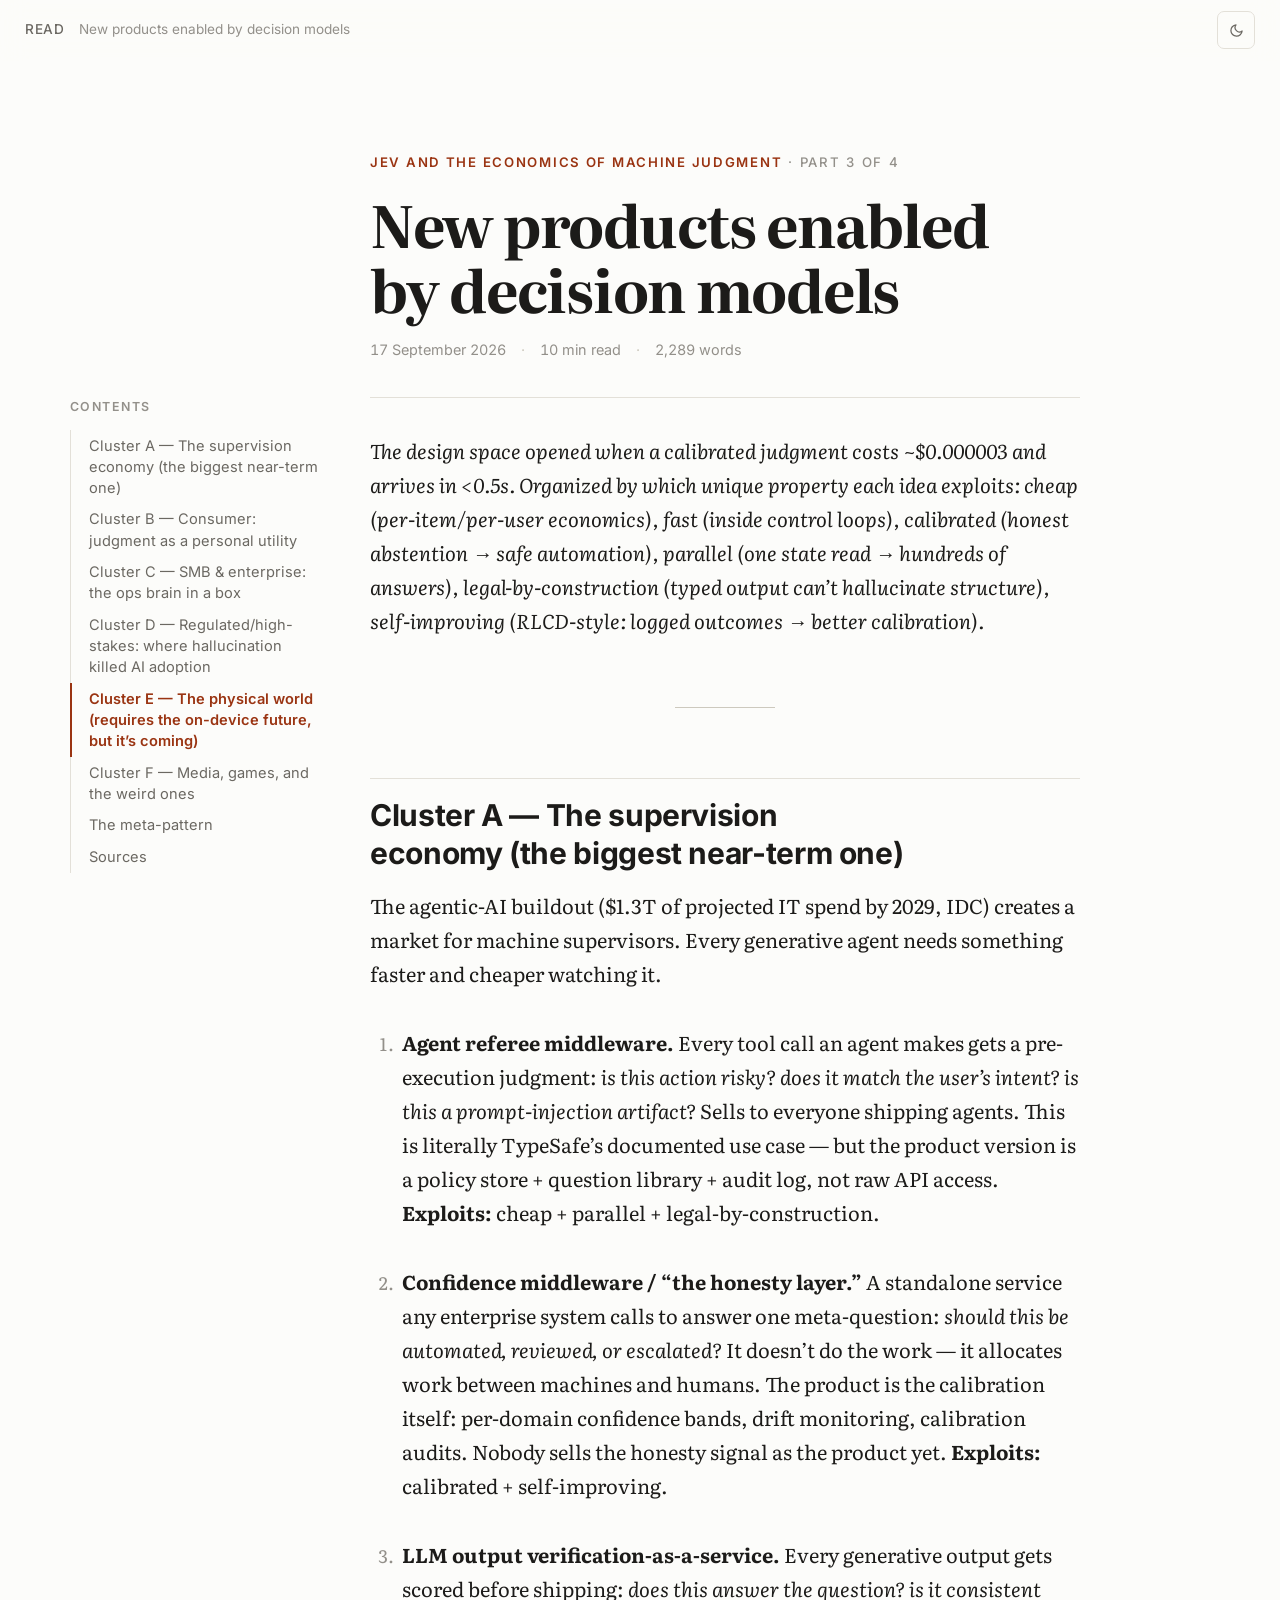
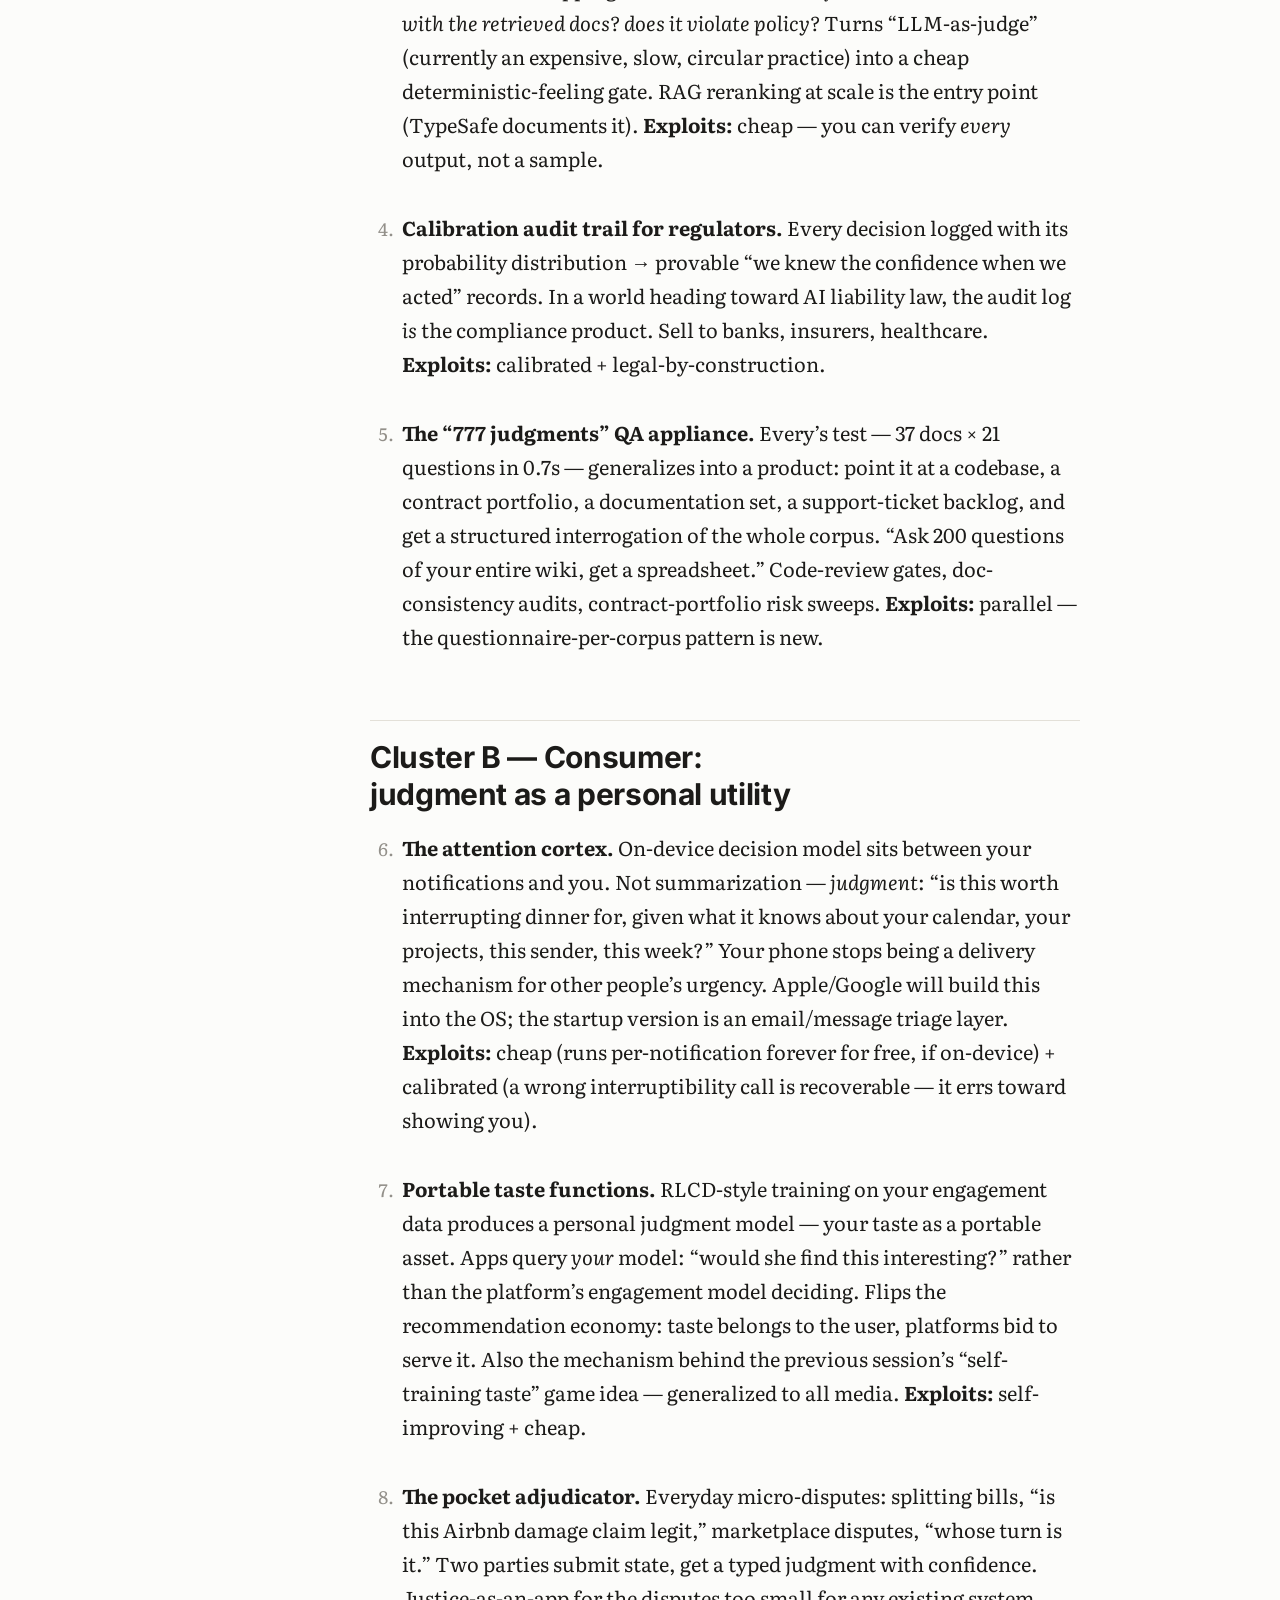
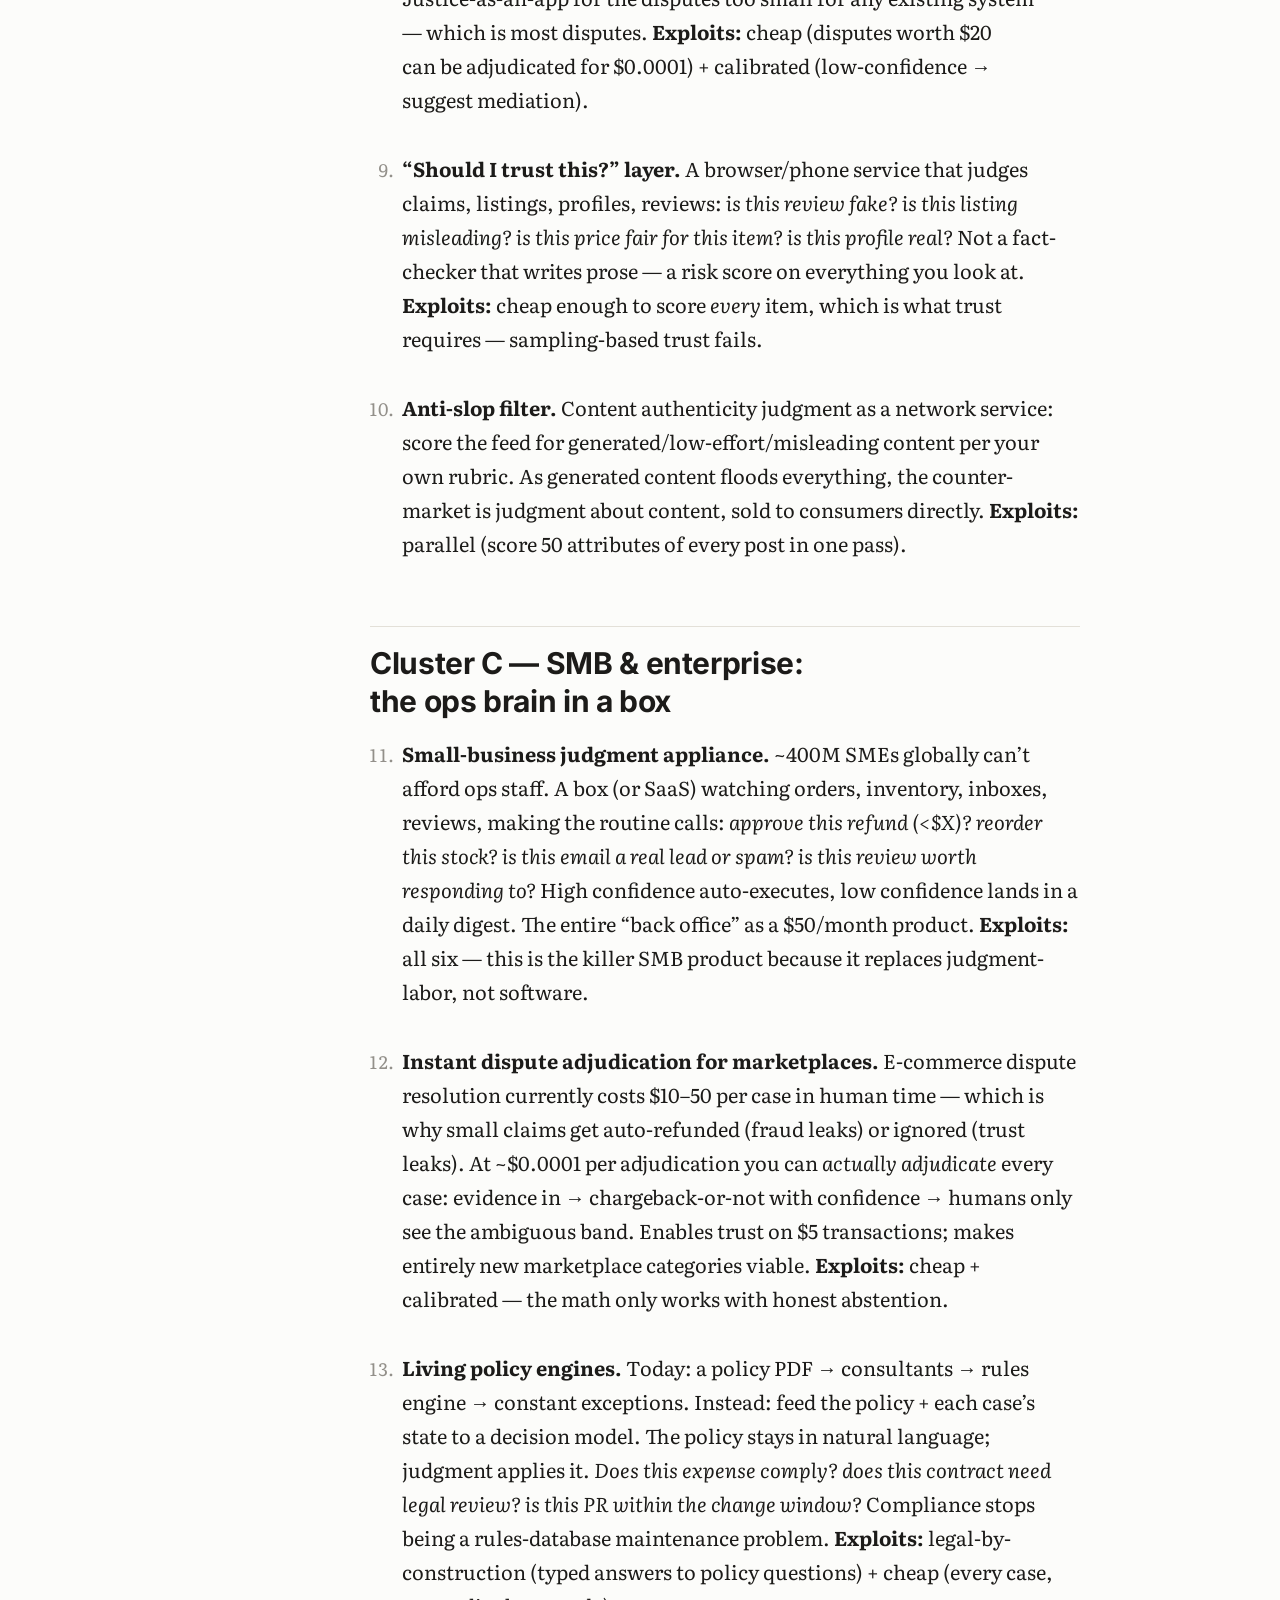
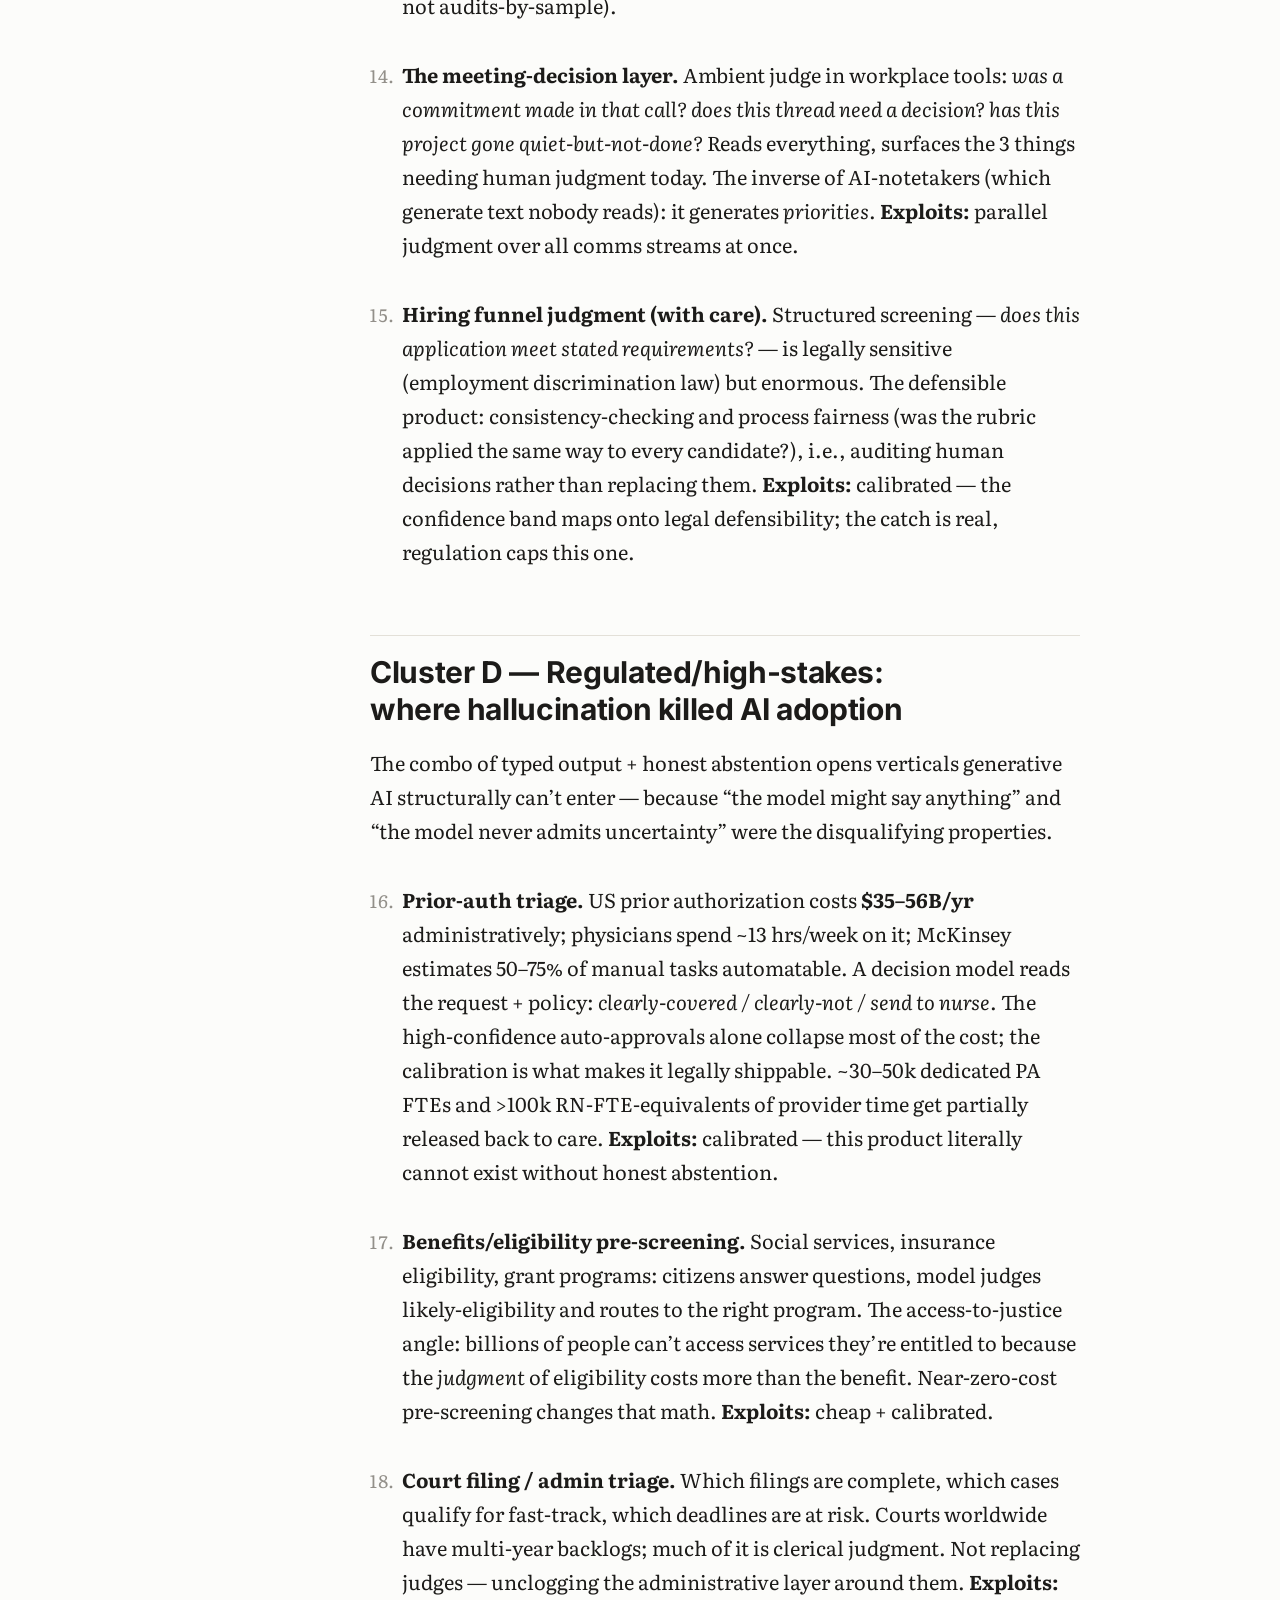
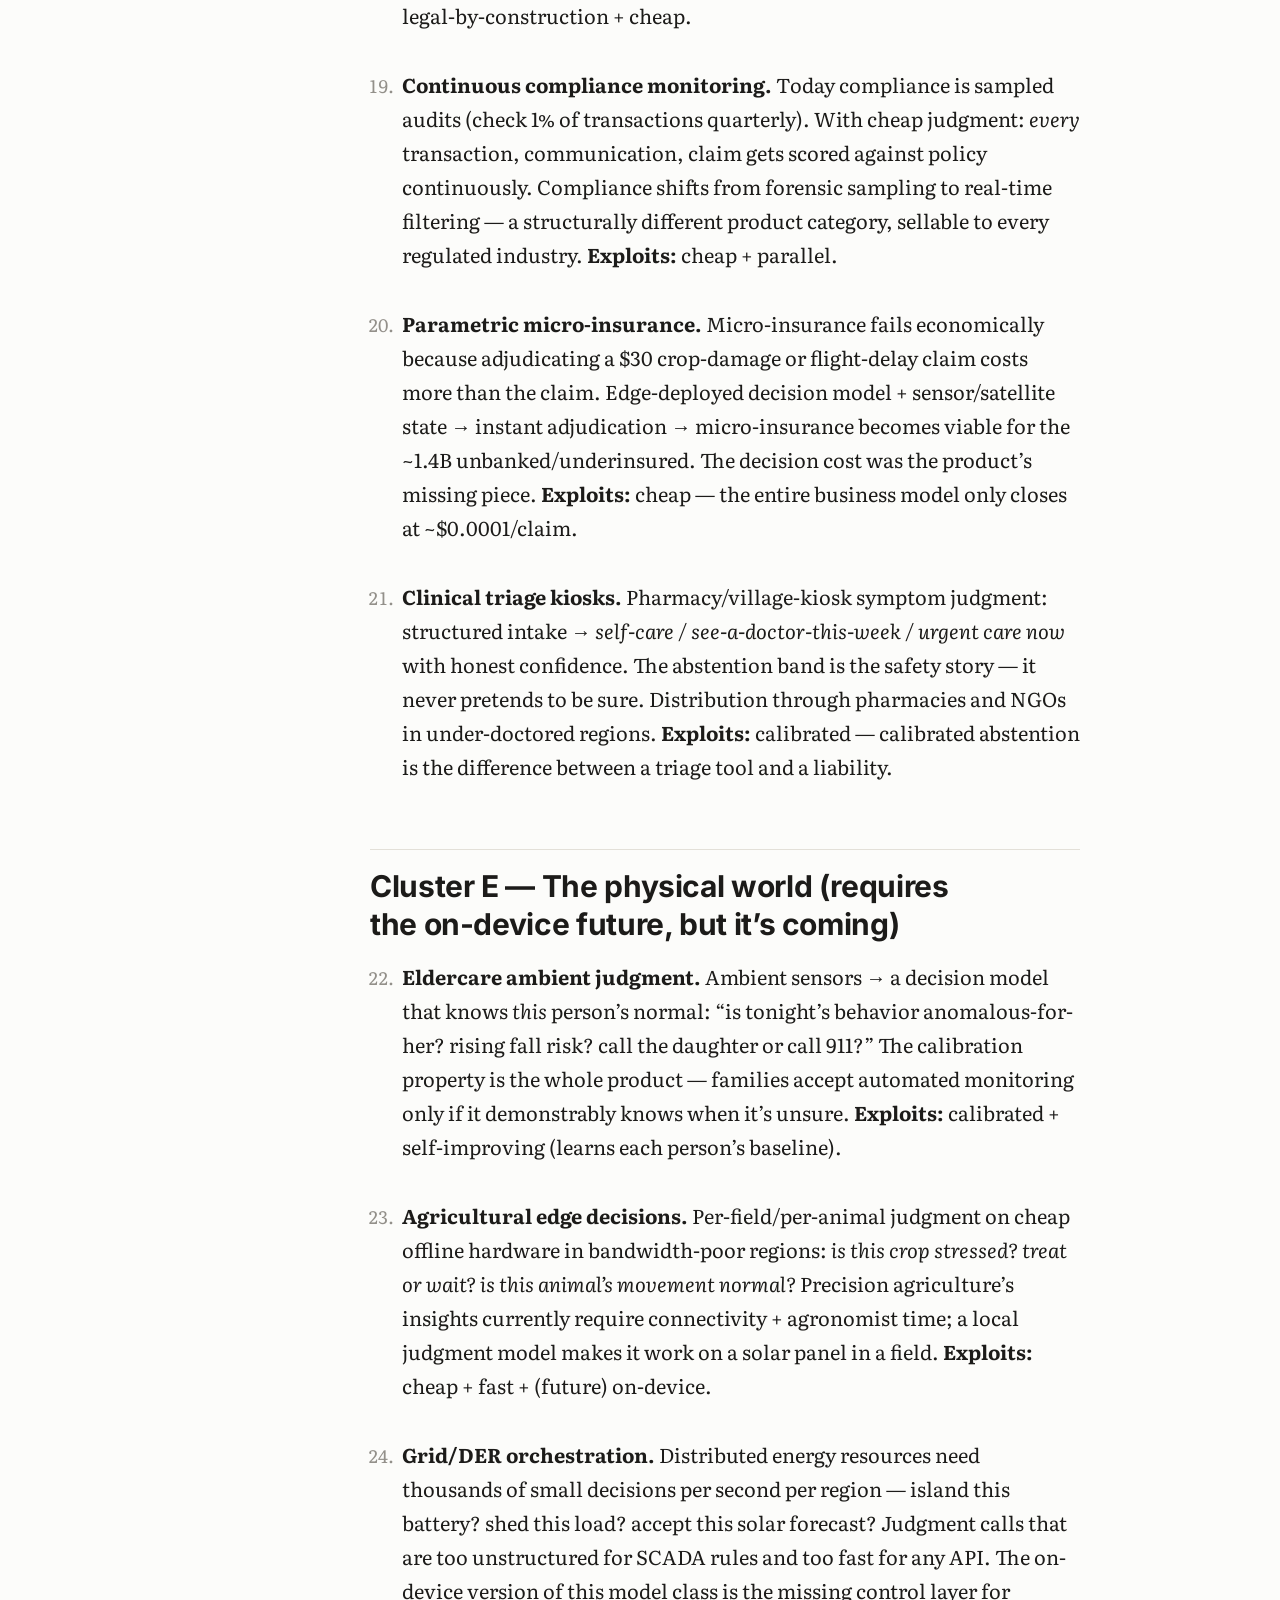
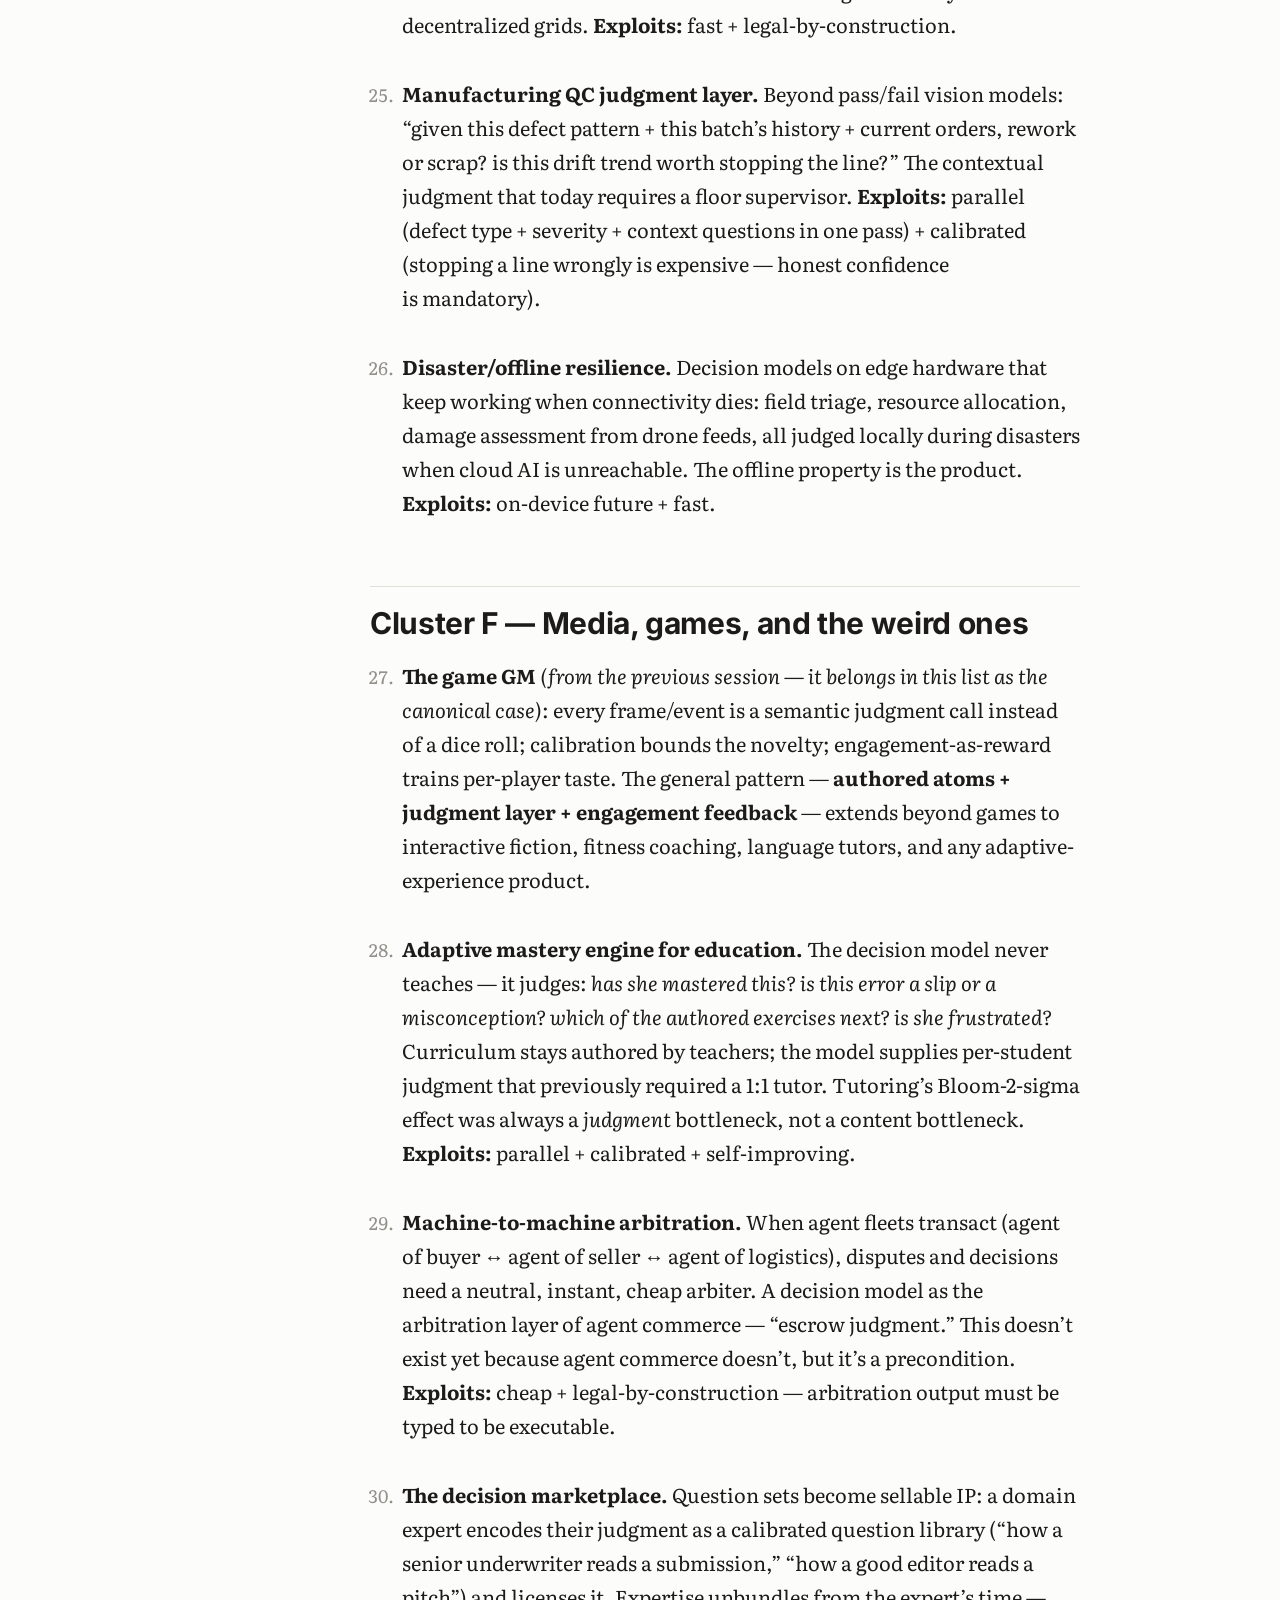
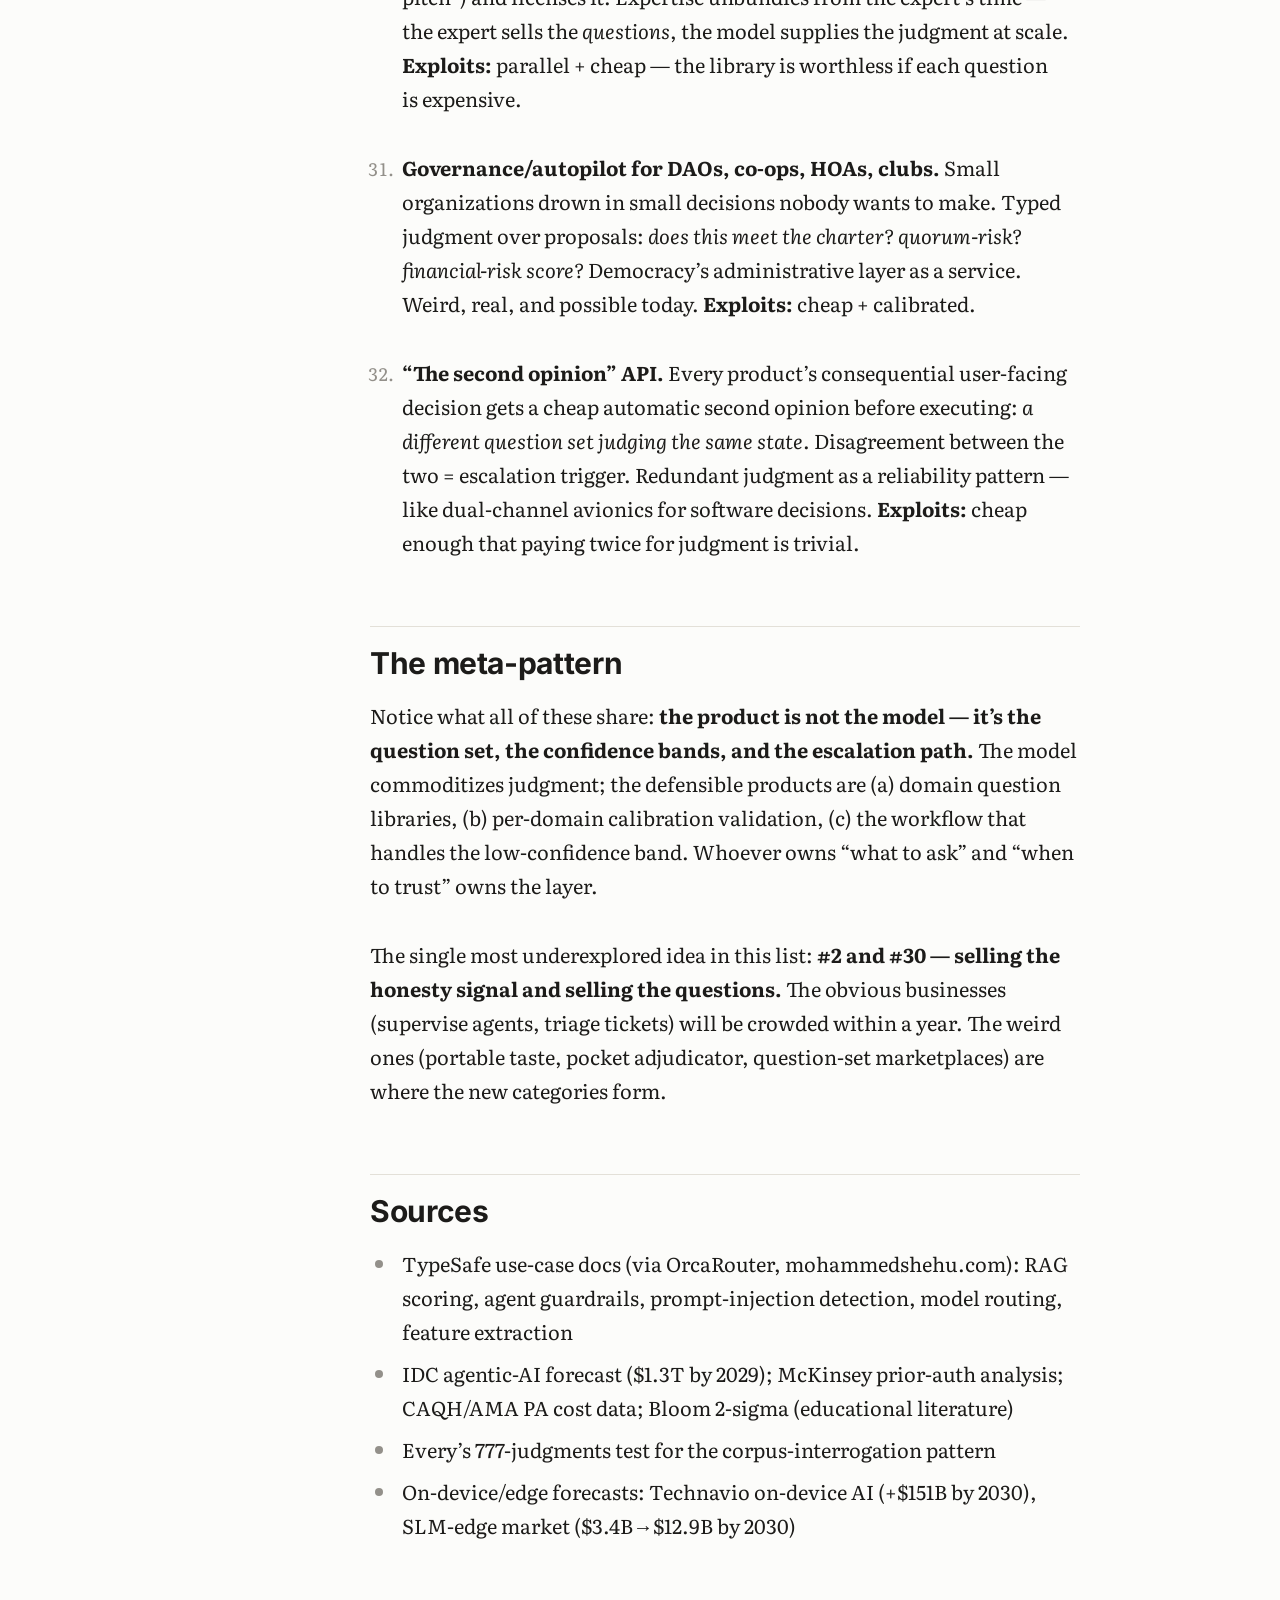
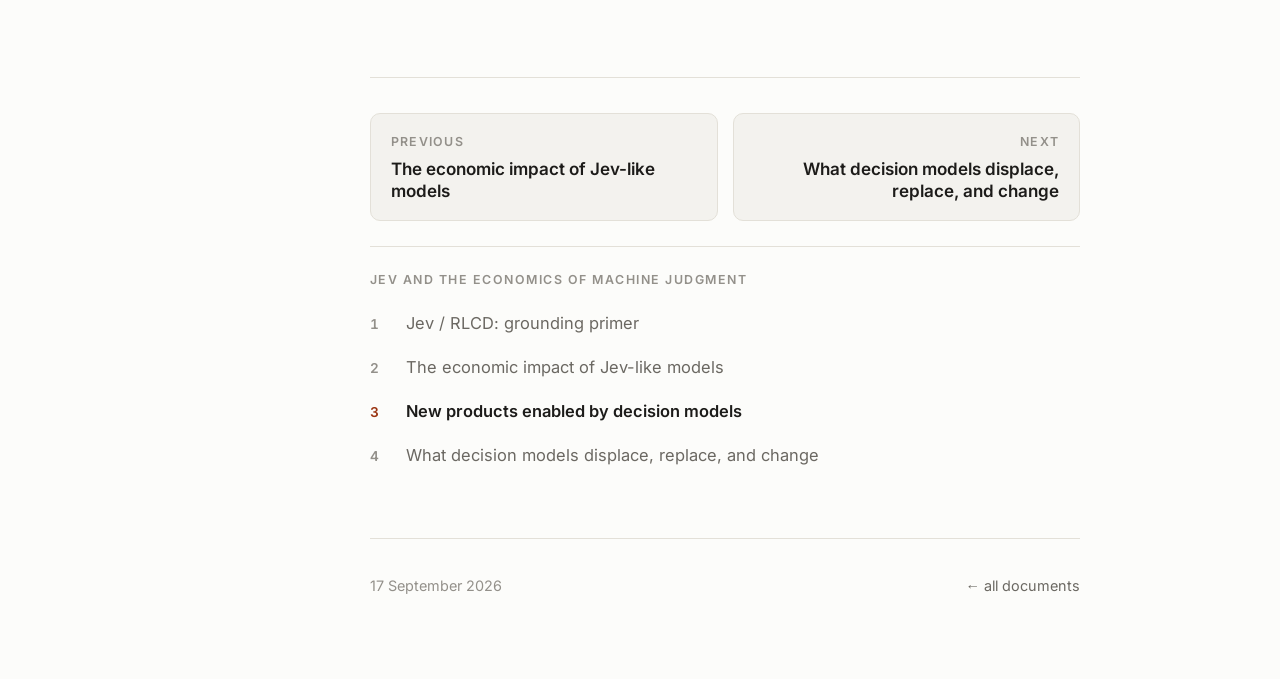
<file: docs/jev-new-products/index.html>
<!DOCTYPE html>
<html lang="en">
<head>
<meta charset="utf-8">
<meta name="viewport" content="width=device-width, initial-scale=1, viewport-fit=cover">
<title>New products enabled by decision models</title>
<meta name="description" content="Thirty-two product ideas across supervision, consumer, SMB, regulated verticals, and the physical world.">
<meta name="color-scheme" content="light dark">
<meta property="og:type" content="article">
<meta property="og:title" content="New products enabled by decision models">
<meta property="og:description" content="Thirty-two product ideas across supervision, consumer, SMB, regulated verticals, and the physical world.">
<meta name="twitter:card" content="summary_large_image">
<link rel="preload" as="font" type="font/woff2" crossorigin href="../assets/fonts/literata-latin-400-normal.woff2">
<link rel="preload" as="font" type="font/woff2" crossorigin href="../assets/fonts/inter-latin-600-normal.woff2">
<link rel="stylesheet" href="../assets/fonts.css">
<link rel="stylesheet" href="../assets/theme.css">
<style>
pre { line-height: 125%; }
td.linenos .normal { color: inherit; background-color: transparent; padding-left: 5px; padding-right: 5px; }
span.linenos { color: inherit; background-color: transparent; padding-left: 5px; padding-right: 5px; }
td.linenos .special { color: #000000; background-color: #ffffc0; padding-left: 5px; padding-right: 5px; }
span.linenos.special { color: #000000; background-color: #ffffc0; padding-left: 5px; padding-right: 5px; }
.codehilite .hll { background-color: #ffffcc }
.codehilite { background: #ffffff; }
.codehilite .c { color: #177500 } /* Comment */
.codehilite .err { color: #000 } /* Error */
.codehilite .k { color: #A90D91 } /* Keyword */
.codehilite .l { color: #1C01CE } /* Literal */
.codehilite .n { color: #000 } /* Name */
.codehilite .o { color: #000 } /* Operator */
.codehilite .ch { color: #177500 } /* Comment.Hashbang */
.codehilite .cm { color: #177500 } /* Comment.Multiline */
.codehilite .cp { color: #633820 } /* Comment.Preproc */
.codehilite .cpf { color: #177500 } /* Comment.PreprocFile */
.codehilite .c1 { color: #177500 } /* Comment.Single */
.codehilite .cs { color: #177500 } /* Comment.Special */
.codehilite .kc { color: #A90D91 } /* Keyword.Constant */
.codehilite .kd { color: #A90D91 } /* Keyword.Declaration */
.codehilite .kn { color: #A90D91 } /* Keyword.Namespace */
.codehilite .kp { color: #A90D91 } /* Keyword.Pseudo */
.codehilite .kr { color: #A90D91 } /* Keyword.Reserved */
.codehilite .kt { color: #A90D91 } /* Keyword.Type */
.codehilite .ld { color: #1C01CE } /* Literal.Date */
.codehilite .m { color: #1C01CE } /* Literal.Number */
.codehilite .s { color: #C41A16 } /* Literal.String */
.codehilite .na { color: #836C28 } /* Name.Attribute */
.codehilite .nb { color: #A90D91 } /* Name.Builtin */
.codehilite .nc { color: #3F6E75 } /* Name.Class */
.codehilite .no { color: #000 } /* Name.Constant */
.codehilite .nd { color: #000 } /* Name.Decorator */
.codehilite .ni { color: #000 } /* Name.Entity */
.codehilite .ne { color: #000 } /* Name.Exception */
.codehilite .nf { color: #000 } /* Name.Function */
.codehilite .nl { color: #000 } /* Name.Label */
.codehilite .nn { color: #000 } /* Name.Namespace */
.codehilite .nx { color: #000 } /* Name.Other */
.codehilite .py { color: #000 } /* Name.Property */
.codehilite .nt { color: #000 } /* Name.Tag */
.codehilite .nv { color: #000 } /* Name.Variable */
.codehilite .ow { color: #000 } /* Operator.Word */
.codehilite .mb { color: #1C01CE } /* Literal.Number.Bin */
.codehilite .mf { color: #1C01CE } /* Literal.Number.Float */
.codehilite .mh { color: #1C01CE } /* Literal.Number.Hex */
.codehilite .mi { color: #1C01CE } /* Literal.Number.Integer */
.codehilite .mo { color: #1C01CE } /* Literal.Number.Oct */
.codehilite .sa { color: #C41A16 } /* Literal.String.Affix */
.codehilite .sb { color: #C41A16 } /* Literal.String.Backtick */
.codehilite .sc { color: #2300CE } /* Literal.String.Char */
.codehilite .dl { color: #C41A16 } /* Literal.String.Delimiter */
.codehilite .sd { color: #C41A16 } /* Literal.String.Doc */
.codehilite .s2 { color: #C41A16 } /* Literal.String.Double */
.codehilite .se { color: #C41A16 } /* Literal.String.Escape */
.codehilite .sh { color: #C41A16 } /* Literal.String.Heredoc */
.codehilite .si { color: #C41A16 } /* Literal.String.Interpol */
.codehilite .sx { color: #C41A16 } /* Literal.String.Other */
.codehilite .sr { color: #C41A16 } /* Literal.String.Regex */
.codehilite .s1 { color: #C41A16 } /* Literal.String.Single */
.codehilite .ss { color: #C41A16 } /* Literal.String.Symbol */
.codehilite .bp { color: #5B269A } /* Name.Builtin.Pseudo */
.codehilite .fm { color: #000 } /* Name.Function.Magic */
.codehilite .vc { color: #000 } /* Name.Variable.Class */
.codehilite .vg { color: #000 } /* Name.Variable.Global */
.codehilite .vi { color: #000 } /* Name.Variable.Instance */
.codehilite .vm { color: #000 } /* Name.Variable.Magic */
.codehilite .il { color: #1C01CE } /* Literal.Number.Integer.Long */
pre { line-height: 125%; }
td.linenos .normal { color: #6e7681; background-color: #0d1117; padding-left: 5px; padding-right: 5px; }
span.linenos { color: #6e7681; background-color: #0d1117; padding-left: 5px; padding-right: 5px; }
td.linenos .special { color: #e6edf3; background-color: #6e7681; padding-left: 5px; padding-right: 5px; }
span.linenos.special { color: #e6edf3; background-color: #6e7681; padding-left: 5px; padding-right: 5px; }
html[data-theme="dark"] .codehilite .hll { background-color: #6e7681 }
html[data-theme="dark"] .codehilite { background: #0d1117; color: #E6EDF3 }
html[data-theme="dark"] .codehilite .c { color: #8B949E; font-style: italic } /* Comment */
html[data-theme="dark"] .codehilite .err { color: #F85149 } /* Error */
html[data-theme="dark"] .codehilite .esc { color: #E6EDF3 } /* Escape */
html[data-theme="dark"] .codehilite .g { color: #E6EDF3 } /* Generic */
html[data-theme="dark"] .codehilite .k { color: #FF7B72 } /* Keyword */
html[data-theme="dark"] .codehilite .l { color: #A5D6FF } /* Literal */
html[data-theme="dark"] .codehilite .n { color: #E6EDF3 } /* Name */
html[data-theme="dark"] .codehilite .o { color: #FF7B72; font-weight: bold } /* Operator */
html[data-theme="dark"] .codehilite .x { color: #E6EDF3 } /* Other */
html[data-theme="dark"] .codehilite .p { color: #E6EDF3 } /* Punctuation */
html[data-theme="dark"] .codehilite .ch { color: #8B949E; font-style: italic } /* Comment.Hashbang */
html[data-theme="dark"] .codehilite .cm { color: #8B949E; font-style: italic } /* Comment.Multiline */
html[data-theme="dark"] .codehilite .cp { color: #8B949E; font-weight: bold; font-style: italic } /* Comment.Preproc */
html[data-theme="dark"] .codehilite .cpf { color: #8B949E; font-style: italic } /* Comment.PreprocFile */
html[data-theme="dark"] .codehilite .c1 { color: #8B949E; font-style: italic } /* Comment.Single */
html[data-theme="dark"] .codehilite .cs { color: #8B949E; font-weight: bold; font-style: italic } /* Comment.Special */
html[data-theme="dark"] .codehilite .gd { color: #FFA198; background-color: #490202 } /* Generic.Deleted */
html[data-theme="dark"] .codehilite .ge { color: #E6EDF3; font-style: italic } /* Generic.Emph */
html[data-theme="dark"] .codehilite .ges { color: #E6EDF3; font-weight: bold; font-style: italic } /* Generic.EmphStrong */
html[data-theme="dark"] .codehilite .gr { color: #FFA198 } /* Generic.Error */
html[data-theme="dark"] .codehilite .gh { color: #79C0FF; font-weight: bold } /* Generic.Heading */
html[data-theme="dark"] .codehilite .gi { color: #56D364; background-color: #0F5323 } /* Generic.Inserted */
html[data-theme="dark"] .codehilite .go { color: #8B949E } /* Generic.Output */
html[data-theme="dark"] .codehilite .gp { color: #8B949E } /* Generic.Prompt */
html[data-theme="dark"] .codehilite .gs { color: #E6EDF3; font-weight: bold } /* Generic.Strong */
html[data-theme="dark"] .codehilite .gu { color: #79C0FF } /* Generic.Subheading */
html[data-theme="dark"] .codehilite .gt { color: #FF7B72 } /* Generic.Traceback */
html[data-theme="dark"] .codehilite .g-Underline { color: #E6EDF3; text-decoration: underline } /* Generic.Underline */
html[data-theme="dark"] .codehilite .kc { color: #79C0FF } /* Keyword.Constant */
html[data-theme="dark"] .codehilite .kd { color: #FF7B72 } /* Keyword.Declaration */
html[data-theme="dark"] .codehilite .kn { color: #FF7B72 } /* Keyword.Namespace */
html[data-theme="dark"] .codehilite .kp { color: #79C0FF } /* Keyword.Pseudo */
html[data-theme="dark"] .codehilite .kr { color: #FF7B72 } /* Keyword.Reserved */
html[data-theme="dark"] .codehilite .kt { color: #FF7B72 } /* Keyword.Type */
html[data-theme="dark"] .codehilite .ld { color: #79C0FF } /* Literal.Date */
html[data-theme="dark"] .codehilite .m { color: #A5D6FF } /* Literal.Number */
html[data-theme="dark"] .codehilite .s { color: #A5D6FF } /* Literal.String */
html[data-theme="dark"] .codehilite .na { color: #E6EDF3 } /* Name.Attribute */
html[data-theme="dark"] .codehilite .nb { color: #E6EDF3 } /* Name.Builtin */
html[data-theme="dark"] .codehilite .nc { color: #F0883E; font-weight: bold } /* Name.Class */
html[data-theme="dark"] .codehilite .no { color: #79C0FF; font-weight: bold } /* Name.Constant */
html[data-theme="dark"] .codehilite .nd { color: #D2A8FF; font-weight: bold } /* Name.Decorator */
html[data-theme="dark"] .codehilite .ni { color: #FFA657 } /* Name.Entity */
html[data-theme="dark"] .codehilite .ne { color: #F0883E; font-weight: bold } /* Name.Exception */
html[data-theme="dark"] .codehilite .nf { color: #D2A8FF; font-weight: bold } /* Name.Function */
html[data-theme="dark"] .codehilite .nl { color: #79C0FF; font-weight: bold } /* Name.Label */
html[data-theme="dark"] .codehilite .nn { color: #FF7B72 } /* Name.Namespace */
html[data-theme="dark"] .codehilite .nx { color: #E6EDF3 } /* Name.Other */
html[data-theme="dark"] .codehilite .py { color: #79C0FF } /* Name.Property */
html[data-theme="dark"] .codehilite .nt { color: #7EE787 } /* Name.Tag */
html[data-theme="dark"] .codehilite .nv { color: #79C0FF } /* Name.Variable */
html[data-theme="dark"] .codehilite .ow { color: #FF7B72; font-weight: bold } /* Operator.Word */
html[data-theme="dark"] .codehilite .pm { color: #E6EDF3 } /* Punctuation.Marker */
html[data-theme="dark"] .codehilite .w { color: #6E7681 } /* Text.Whitespace */
html[data-theme="dark"] .codehilite .mb { color: #A5D6FF } /* Literal.Number.Bin */
html[data-theme="dark"] .codehilite .mf { color: #A5D6FF } /* Literal.Number.Float */
html[data-theme="dark"] .codehilite .mh { color: #A5D6FF } /* Literal.Number.Hex */
html[data-theme="dark"] .codehilite .mi { color: #A5D6FF } /* Literal.Number.Integer */
html[data-theme="dark"] .codehilite .mo { color: #A5D6FF } /* Literal.Number.Oct */
html[data-theme="dark"] .codehilite .sa { color: #79C0FF } /* Literal.String.Affix */
html[data-theme="dark"] .codehilite .sb { color: #A5D6FF } /* Literal.String.Backtick */
html[data-theme="dark"] .codehilite .sc { color: #A5D6FF } /* Literal.String.Char */
html[data-theme="dark"] .codehilite .dl { color: #79C0FF } /* Literal.String.Delimiter */
html[data-theme="dark"] .codehilite .sd { color: #A5D6FF } /* Literal.String.Doc */
html[data-theme="dark"] .codehilite .s2 { color: #A5D6FF } /* Literal.String.Double */
html[data-theme="dark"] .codehilite .se { color: #79C0FF } /* Literal.String.Escape */
html[data-theme="dark"] .codehilite .sh { color: #79C0FF } /* Literal.String.Heredoc */
html[data-theme="dark"] .codehilite .si { color: #A5D6FF } /* Literal.String.Interpol */
html[data-theme="dark"] .codehilite .sx { color: #A5D6FF } /* Literal.String.Other */
html[data-theme="dark"] .codehilite .sr { color: #79C0FF } /* Literal.String.Regex */
html[data-theme="dark"] .codehilite .s1 { color: #A5D6FF } /* Literal.String.Single */
html[data-theme="dark"] .codehilite .ss { color: #A5D6FF } /* Literal.String.Symbol */
html[data-theme="dark"] .codehilite .bp { color: #E6EDF3 } /* Name.Builtin.Pseudo */
html[data-theme="dark"] .codehilite .fm { color: #D2A8FF; font-weight: bold } /* Name.Function.Magic */
html[data-theme="dark"] .codehilite .vc { color: #79C0FF } /* Name.Variable.Class */
html[data-theme="dark"] .codehilite .vg { color: #79C0FF } /* Name.Variable.Global */
html[data-theme="dark"] .codehilite .vi { color: #79C0FF } /* Name.Variable.Instance */
html[data-theme="dark"] .codehilite .vm { color: #79C0FF } /* Name.Variable.Magic */
html[data-theme="dark"] .codehilite .il { color: #A5D6FF } /* Literal.Number.Integer.Long */
@media (prefers-color-scheme: dark) {
pre { line-height: 125%; }
td.linenos .normal { color: #6e7681; background-color: #0d1117; padding-left: 5px; padding-right: 5px; }
span.linenos { color: #6e7681; background-color: #0d1117; padding-left: 5px; padding-right: 5px; }
td.linenos .special { color: #e6edf3; background-color: #6e7681; padding-left: 5px; padding-right: 5px; }
span.linenos.special { color: #e6edf3; background-color: #6e7681; padding-left: 5px; padding-right: 5px; }
html:not([data-theme="light"]) .codehilite .hll { background-color: #6e7681 }
html:not([data-theme="light"]) .codehilite { background: #0d1117; color: #E6EDF3 }
html:not([data-theme="light"]) .codehilite .c { color: #8B949E; font-style: italic } /* Comment */
html:not([data-theme="light"]) .codehilite .err { color: #F85149 } /* Error */
html:not([data-theme="light"]) .codehilite .esc { color: #E6EDF3 } /* Escape */
html:not([data-theme="light"]) .codehilite .g { color: #E6EDF3 } /* Generic */
html:not([data-theme="light"]) .codehilite .k { color: #FF7B72 } /* Keyword */
html:not([data-theme="light"]) .codehilite .l { color: #A5D6FF } /* Literal */
html:not([data-theme="light"]) .codehilite .n { color: #E6EDF3 } /* Name */
html:not([data-theme="light"]) .codehilite .o { color: #FF7B72; font-weight: bold } /* Operator */
html:not([data-theme="light"]) .codehilite .x { color: #E6EDF3 } /* Other */
html:not([data-theme="light"]) .codehilite .p { color: #E6EDF3 } /* Punctuation */
html:not([data-theme="light"]) .codehilite .ch { color: #8B949E; font-style: italic } /* Comment.Hashbang */
html:not([data-theme="light"]) .codehilite .cm { color: #8B949E; font-style: italic } /* Comment.Multiline */
html:not([data-theme="light"]) .codehilite .cp { color: #8B949E; font-weight: bold; font-style: italic } /* Comment.Preproc */
html:not([data-theme="light"]) .codehilite .cpf { color: #8B949E; font-style: italic } /* Comment.PreprocFile */
html:not([data-theme="light"]) .codehilite .c1 { color: #8B949E; font-style: italic } /* Comment.Single */
html:not([data-theme="light"]) .codehilite .cs { color: #8B949E; font-weight: bold; font-style: italic } /* Comment.Special */
html:not([data-theme="light"]) .codehilite .gd { color: #FFA198; background-color: #490202 } /* Generic.Deleted */
html:not([data-theme="light"]) .codehilite .ge { color: #E6EDF3; font-style: italic } /* Generic.Emph */
html:not([data-theme="light"]) .codehilite .ges { color: #E6EDF3; font-weight: bold; font-style: italic } /* Generic.EmphStrong */
html:not([data-theme="light"]) .codehilite .gr { color: #FFA198 } /* Generic.Error */
html:not([data-theme="light"]) .codehilite .gh { color: #79C0FF; font-weight: bold } /* Generic.Heading */
html:not([data-theme="light"]) .codehilite .gi { color: #56D364; background-color: #0F5323 } /* Generic.Inserted */
html:not([data-theme="light"]) .codehilite .go { color: #8B949E } /* Generic.Output */
html:not([data-theme="light"]) .codehilite .gp { color: #8B949E } /* Generic.Prompt */
html:not([data-theme="light"]) .codehilite .gs { color: #E6EDF3; font-weight: bold } /* Generic.Strong */
html:not([data-theme="light"]) .codehilite .gu { color: #79C0FF } /* Generic.Subheading */
html:not([data-theme="light"]) .codehilite .gt { color: #FF7B72 } /* Generic.Traceback */
html:not([data-theme="light"]) .codehilite .g-Underline { color: #E6EDF3; text-decoration: underline } /* Generic.Underline */
html:not([data-theme="light"]) .codehilite .kc { color: #79C0FF } /* Keyword.Constant */
html:not([data-theme="light"]) .codehilite .kd { color: #FF7B72 } /* Keyword.Declaration */
html:not([data-theme="light"]) .codehilite .kn { color: #FF7B72 } /* Keyword.Namespace */
html:not([data-theme="light"]) .codehilite .kp { color: #79C0FF } /* Keyword.Pseudo */
html:not([data-theme="light"]) .codehilite .kr { color: #FF7B72 } /* Keyword.Reserved */
html:not([data-theme="light"]) .codehilite .kt { color: #FF7B72 } /* Keyword.Type */
html:not([data-theme="light"]) .codehilite .ld { color: #79C0FF } /* Literal.Date */
html:not([data-theme="light"]) .codehilite .m { color: #A5D6FF } /* Literal.Number */
html:not([data-theme="light"]) .codehilite .s { color: #A5D6FF } /* Literal.String */
html:not([data-theme="light"]) .codehilite .na { color: #E6EDF3 } /* Name.Attribute */
html:not([data-theme="light"]) .codehilite .nb { color: #E6EDF3 } /* Name.Builtin */
html:not([data-theme="light"]) .codehilite .nc { color: #F0883E; font-weight: bold } /* Name.Class */
html:not([data-theme="light"]) .codehilite .no { color: #79C0FF; font-weight: bold } /* Name.Constant */
html:not([data-theme="light"]) .codehilite .nd { color: #D2A8FF; font-weight: bold } /* Name.Decorator */
html:not([data-theme="light"]) .codehilite .ni { color: #FFA657 } /* Name.Entity */
html:not([data-theme="light"]) .codehilite .ne { color: #F0883E; font-weight: bold } /* Name.Exception */
html:not([data-theme="light"]) .codehilite .nf { color: #D2A8FF; font-weight: bold } /* Name.Function */
html:not([data-theme="light"]) .codehilite .nl { color: #79C0FF; font-weight: bold } /* Name.Label */
html:not([data-theme="light"]) .codehilite .nn { color: #FF7B72 } /* Name.Namespace */
html:not([data-theme="light"]) .codehilite .nx { color: #E6EDF3 } /* Name.Other */
html:not([data-theme="light"]) .codehilite .py { color: #79C0FF } /* Name.Property */
html:not([data-theme="light"]) .codehilite .nt { color: #7EE787 } /* Name.Tag */
html:not([data-theme="light"]) .codehilite .nv { color: #79C0FF } /* Name.Variable */
html:not([data-theme="light"]) .codehilite .ow { color: #FF7B72; font-weight: bold } /* Operator.Word */
html:not([data-theme="light"]) .codehilite .pm { color: #E6EDF3 } /* Punctuation.Marker */
html:not([data-theme="light"]) .codehilite .w { color: #6E7681 } /* Text.Whitespace */
html:not([data-theme="light"]) .codehilite .mb { color: #A5D6FF } /* Literal.Number.Bin */
html:not([data-theme="light"]) .codehilite .mf { color: #A5D6FF } /* Literal.Number.Float */
html:not([data-theme="light"]) .codehilite .mh { color: #A5D6FF } /* Literal.Number.Hex */
html:not([data-theme="light"]) .codehilite .mi { color: #A5D6FF } /* Literal.Number.Integer */
html:not([data-theme="light"]) .codehilite .mo { color: #A5D6FF } /* Literal.Number.Oct */
html:not([data-theme="light"]) .codehilite .sa { color: #79C0FF } /* Literal.String.Affix */
html:not([data-theme="light"]) .codehilite .sb { color: #A5D6FF } /* Literal.String.Backtick */
html:not([data-theme="light"]) .codehilite .sc { color: #A5D6FF } /* Literal.String.Char */
html:not([data-theme="light"]) .codehilite .dl { color: #79C0FF } /* Literal.String.Delimiter */
html:not([data-theme="light"]) .codehilite .sd { color: #A5D6FF } /* Literal.String.Doc */
html:not([data-theme="light"]) .codehilite .s2 { color: #A5D6FF } /* Literal.String.Double */
html:not([data-theme="light"]) .codehilite .se { color: #79C0FF } /* Literal.String.Escape */
html:not([data-theme="light"]) .codehilite .sh { color: #79C0FF } /* Literal.String.Heredoc */
html:not([data-theme="light"]) .codehilite .si { color: #A5D6FF } /* Literal.String.Interpol */
html:not([data-theme="light"]) .codehilite .sx { color: #A5D6FF } /* Literal.String.Other */
html:not([data-theme="light"]) .codehilite .sr { color: #79C0FF } /* Literal.String.Regex */
html:not([data-theme="light"]) .codehilite .s1 { color: #A5D6FF } /* Literal.String.Single */
html:not([data-theme="light"]) .codehilite .ss { color: #A5D6FF } /* Literal.String.Symbol */
html:not([data-theme="light"]) .codehilite .bp { color: #E6EDF3 } /* Name.Builtin.Pseudo */
html:not([data-theme="light"]) .codehilite .fm { color: #D2A8FF; font-weight: bold } /* Name.Function.Magic */
html:not([data-theme="light"]) .codehilite .vc { color: #79C0FF } /* Name.Variable.Class */
html:not([data-theme="light"]) .codehilite .vg { color: #79C0FF } /* Name.Variable.Global */
html:not([data-theme="light"]) .codehilite .vi { color: #79C0FF } /* Name.Variable.Instance */
html:not([data-theme="light"]) .codehilite .vm { color: #79C0FF } /* Name.Variable.Magic */
html:not([data-theme="light"]) .codehilite .il { color: #A5D6FF } /* Literal.Number.Integer.Long */
}

</style>
<script>
  (function () {
    try {
      var t = localStorage.getItem("read-theme");
      if (t) document.documentElement.setAttribute("data-theme", t);
    } catch (e) {}
  })();
</script>
</head>
<body>
<div id="progress" role="presentation"></div>

<div class="topbar" id="topbar">
  <a class="home" href="../">read</a>
  <span class="crumb">New products enabled by decision models</span>
  <button class="iconbtn" id="theme-toggle" type="button" aria-label="Toggle dark mode" title="Toggle dark mode">
    <svg class="icon-moon" viewBox="0 0 24 24" fill="none" stroke="currentColor" stroke-width="2"
         stroke-linecap="round" stroke-linejoin="round"><path d="M21 12.8A9 9 0 1 1 11.2 3a7 7 0 0 0 9.8 9.8z"/></svg>
    <svg class="icon-sun" viewBox="0 0 24 24" fill="none" stroke="currentColor" stroke-width="2"
         stroke-linecap="round" stroke-linejoin="round"><circle cx="12" cy="12" r="4"/><path d="M12 2v2M12 20v2M4.9 4.9l1.4 1.4M17.7 17.7l1.4 1.4M2 12h2M20 12h2M4.9 19.1l1.4-1.4M17.7 6.3l1.4-1.4"/></svg>
  </button>
</div>

<div class="shell">
  <header class="doc-head">
    <!--SERIESKICKER--><p class="kicker">Jev and the economics of machine judgment<span class="part"> · Part 3 of 4</span></p><!--/SERIESKICKER-->
    <h1 class="title">New products enabled by decision models</h1>
    
    <p class="meta"><span>17 September 2026</span><span class="dot">&middot;</span><span>10 min read</span><span class="dot">&middot;</span><span>2,289 words</span></p>
  </header>
  <details class="toc-inline"><summary>Contents</summary><ul><li class="lvl-2"><a href="#cluster-a-the-supervision-economy-the-biggest-near-term-one">Cluster A — The supervision economy (the biggest near-term one)</a></li><li class="lvl-2"><a href="#cluster-b-consumer-judgment-as-a-personal-utility">Cluster B — Consumer: judgment as a personal utility</a></li><li class="lvl-2"><a href="#cluster-c-smb-enterprise-the-ops-brain-in-a-box">Cluster C — SMB &amp; enterprise: the ops brain in a box</a></li><li class="lvl-2"><a href="#cluster-d-regulatedhigh-stakes-where-hallucination-killed-ai-adoption">Cluster D — Regulated/high-stakes: where hallucination killed AI adoption</a></li><li class="lvl-2"><a href="#cluster-e-the-physical-world-requires-the-on-device-future-but-its-coming">Cluster E — The physical world (requires the on-device future, but it’s coming)</a></li><li class="lvl-2"><a href="#cluster-f-media-games-and-the-weird-ones">Cluster F — Media, games, and the weird ones</a></li><li class="lvl-2"><a href="#the-meta-pattern">The meta-pattern</a></li><li class="lvl-2"><a href="#sources">Sources</a></li></ul></details>
  <nav class="toc" aria-label="Table of contents"><div class="toc-label">Contents</div><ul><li class="lvl-2"><a href="#cluster-a-the-supervision-economy-the-biggest-near-term-one">Cluster A — The supervision economy (the biggest near-term one)</a></li><li class="lvl-2"><a href="#cluster-b-consumer-judgment-as-a-personal-utility">Cluster B — Consumer: judgment as a personal utility</a></li><li class="lvl-2"><a href="#cluster-c-smb-enterprise-the-ops-brain-in-a-box">Cluster C — SMB &amp; enterprise: the ops brain in a box</a></li><li class="lvl-2"><a href="#cluster-d-regulatedhigh-stakes-where-hallucination-killed-ai-adoption">Cluster D — Regulated/high-stakes: where hallucination killed AI adoption</a></li><li class="lvl-2"><a href="#cluster-e-the-physical-world-requires-the-on-device-future-but-its-coming">Cluster E — The physical world (requires the on-device future, but it’s coming)</a></li><li class="lvl-2"><a href="#cluster-f-media-games-and-the-weird-ones">Cluster F — Media, games, and the weird ones</a></li><li class="lvl-2"><a href="#the-meta-pattern">The meta-pattern</a></li><li class="lvl-2"><a href="#sources">Sources</a></li></ul></nav>
  <main class="prose" id="prose">
<p><em>The design space opened when a calibrated judgment costs ~$0.000003 and arrives in &lt;0.5s. Organized by which unique property each idea exploits: </em><em>cheap</em><em> (per-item/per-user economics), </em><em>fast</em><em> (inside control loops), </em><em>calibrated</em><em> (honest abstention → safe automation), </em><em>parallel</em><em> (one state read → hundreds of answers), </em><em>legal-by-construction</em><em> (typed output can&rsquo;t hallucinate structure), </em><em>self-improving</em><em> (RLCD-style: logged outcomes → better calibration).</em></p>
<hr>
<h2 id="cluster-a-the-supervision-economy-the-biggest-near-term-one">Cluster A — The supervision economy (the biggest near-term one)<a class="headerlink" href="#cluster-a-the-supervision-economy-the-biggest-near-term-one" title="Link to this section">&para;</a></h2>
<p>The agentic-AI buildout ($1.3T of projected IT spend by 2029, IDC) creates a market for machine supervisors. Every generative agent needs something faster and cheaper watching it.</p>
<ol>
<li>
<p><strong>Agent referee middleware.</strong> Every tool call an agent makes gets a pre-execution judgment: <em>is this action risky? does it match the user&rsquo;s intent? is this a prompt-injection artifact?</em> Sells to everyone shipping agents. This is literally TypeSafe&rsquo;s documented use case — but the product version is a policy store + question library + audit log, not raw API access. <strong>Exploits:</strong> cheap + parallel + legal-by-construction.</p>
</li>
<li>
<p><strong>Confidence middleware / &ldquo;the honesty layer.&rdquo;</strong> A standalone service any enterprise system calls to answer one meta-question: <em>should this be automated, reviewed, or escalated?</em> It doesn&rsquo;t do the work — it allocates work between machines and humans. The product is the calibration itself: per-domain confidence bands, drift monitoring, calibration audits. Nobody sells the honesty signal as the product yet. <strong>Exploits:</strong> calibrated + self-improving.</p>
</li>
<li>
<p><strong>LLM output verification-as-a-service.</strong> Every generative output gets scored before shipping: <em>does this answer the question? is it consistent with the retrieved docs? does it violate policy?</em> Turns &ldquo;LLM-as-judge&rdquo; (currently an expensive, slow, circular practice) into a cheap deterministic-feeling gate. RAG reranking at scale is the entry point (TypeSafe documents it). <strong>Exploits:</strong> cheap — you can verify <em>every</em> output, not a sample.</p>
</li>
<li>
<p><strong>Calibration audit trail for regulators.</strong> Every decision logged with its probability distribution → provable &ldquo;we knew the confidence when we acted&rdquo; records. In a world heading toward AI liability law, the audit log <em>is</em> the compliance product. Sell to banks, insurers, healthcare. <strong>Exploits:</strong> calibrated + legal-by-construction.</p>
</li>
<li>
<p><strong>The &ldquo;777 judgments&rdquo; QA appliance.</strong> Every&rsquo;s test — 37 docs × 21 questions in 0.7s — generalizes into a product: point it at a codebase, a contract portfolio, a documentation set, a support-ticket backlog, and get a structured interrogation of the whole corpus. &ldquo;Ask 200 questions of your entire wiki, get a spreadsheet.&rdquo; Code-review gates, doc-consistency audits, contract-portfolio risk sweeps. <strong>Exploits:</strong> parallel — the questionnaire-per-corpus pattern is new.</p>
</li>
</ol>
<h2 id="cluster-b-consumer-judgment-as-a-personal-utility">Cluster B — Consumer: judgment as a personal utility<a class="headerlink" href="#cluster-b-consumer-judgment-as-a-personal-utility" title="Link to this section">&para;</a></h2>
<ol start="6">
<li>
<p><strong>The attention cortex.</strong> On-device decision model sits between your notifications and you. Not summarization — <em>judgment</em>: &ldquo;is this worth interrupting dinner for, given what it knows about your calendar, your projects, this sender, this week?&rdquo; Your phone stops being a delivery mechanism for other people&rsquo;s urgency. Apple/Google will build this into the OS; the startup version is an email/message triage layer. <strong>Exploits:</strong> cheap (runs per-notification forever for free, if on-device) + calibrated (a wrong interruptibility call is recoverable — it errs toward showing you).</p>
</li>
<li>
<p><strong>Portable taste functions.</strong> RLCD-style training on your engagement data produces a personal judgment model — your taste as a portable asset. Apps query <em>your</em> model: &ldquo;would she find this interesting?&rdquo; rather than the platform&rsquo;s engagement model deciding. Flips the recommendation economy: taste belongs to the user, platforms bid to serve it. Also the mechanism behind the previous session&rsquo;s &ldquo;self-training taste&rdquo; game idea — generalized to all media. <strong>Exploits:</strong> self-improving + cheap.</p>
</li>
<li>
<p><strong>The pocket adjudicator.</strong> Everyday micro-disputes: splitting bills, &ldquo;is this Airbnb damage claim legit,&rdquo; marketplace disputes, &ldquo;whose turn is it.&rdquo; Two parties submit state, get a typed judgment with confidence. Justice-as-an-app for the disputes too small for any existing system — which is most disputes. <strong>Exploits:</strong> cheap (disputes worth $20 can be adjudicated for $0.0001) + calibrated (low-confidence → suggest mediation).</p>
</li>
<li>
<p><strong>&ldquo;Should I trust this?&rdquo; layer.</strong> A browser/phone service that judges claims, listings, profiles, reviews: <em>is this review fake? is this listing misleading? is this price fair for this item? is this profile real?</em> Not a fact-checker that writes prose — a risk score on everything you look at. <strong>Exploits:</strong> cheap enough to score <em>every</em> item, which is what trust requires — sampling-based trust fails.</p>
</li>
<li>
<p><strong>Anti-slop filter.</strong> Content authenticity judgment as a network service: score the feed for generated/low-effort/misleading content per your own rubric. As generated content floods everything, the counter-market is judgment about content, sold to consumers directly. <strong>Exploits:</strong> parallel (score 50 attributes of every post in one pass).</p>
</li>
</ol>
<h2 id="cluster-c-smb-enterprise-the-ops-brain-in-a-box">Cluster C — SMB &amp; enterprise: the ops brain in a box<a class="headerlink" href="#cluster-c-smb-enterprise-the-ops-brain-in-a-box" title="Link to this section">&para;</a></h2>
<ol start="11">
<li>
<p><strong>Small-business judgment appliance.</strong> ~400M SMEs globally can&rsquo;t afford ops staff. A box (or SaaS) watching orders, inventory, inboxes, reviews, making the routine calls: <em>approve this refund (&lt;$X)? reorder this stock? is this email a real lead or spam? is this review worth responding to?</em> High confidence auto-executes, low confidence lands in a daily digest. The entire &ldquo;back office&rdquo; as a $50/month product. <strong>Exploits:</strong> all six — this is the killer SMB product because it replaces judgment-labor, not software.</p>
</li>
<li>
<p><strong>Instant dispute adjudication for marketplaces.</strong> E-commerce dispute resolution currently costs $10–50 per case in human time — which is why small claims get auto-refunded (fraud leaks) or ignored (trust leaks). At ~$0.0001 per adjudication you can <em>actually adjudicate</em> every case: evidence in → chargeback-or-not with confidence → humans only see the ambiguous band. Enables trust on $5 transactions; makes entirely new marketplace categories viable. <strong>Exploits:</strong> cheap + calibrated — the math only works with honest abstention.</p>
</li>
<li>
<p><strong>Living policy engines.</strong> Today: a policy PDF → consultants → rules engine → constant exceptions. Instead: feed the policy + each case&rsquo;s state to a decision model. The policy stays in natural language; judgment applies it. <em>Does this expense comply? does this contract need legal review? is this PR within the change window?</em> Compliance stops being a rules-database maintenance problem. <strong>Exploits:</strong> legal-by-construction (typed answers to policy questions) + cheap (every case, not audits-by-sample).</p>
</li>
<li>
<p><strong>The meeting-decision layer.</strong> Ambient judge in workplace tools: <em>was a commitment made in that call? does this thread need a decision? has this project gone quiet-but-not-done?</em> Reads everything, surfaces the 3 things needing human judgment today. The inverse of AI-notetakers (which generate text nobody reads): it generates <em>priorities</em>. <strong>Exploits:</strong> parallel judgment over all comms streams at once.</p>
</li>
<li>
<p><strong>Hiring funnel judgment (with care).</strong> Structured screening — <em>does this application meet stated requirements?</em> — is legally sensitive (employment discrimination law) but enormous. The defensible product: consistency-checking and process fairness (was the rubric applied the same way to every candidate?), i.e., auditing human decisions rather than replacing them. <strong>Exploits:</strong> calibrated — the confidence band maps onto legal defensibility; the catch is real, regulation caps this one.</p>
</li>
</ol>
<h2 id="cluster-d-regulatedhigh-stakes-where-hallucination-killed-ai-adoption">Cluster D — Regulated/high-stakes: where hallucination killed AI adoption<a class="headerlink" href="#cluster-d-regulatedhigh-stakes-where-hallucination-killed-ai-adoption" title="Link to this section">&para;</a></h2>
<p>The combo of typed output + honest abstention opens verticals generative AI structurally can&rsquo;t enter — because &ldquo;the model might say anything&rdquo; and &ldquo;the model never admits uncertainty&rdquo; were the disqualifying properties.</p>
<ol start="16">
<li>
<p><strong>Prior-auth triage.</strong> US prior authorization costs <strong>$35–56B/yr</strong> administratively; physicians spend ~13 hrs/week on it; McKinsey estimates 50–75% of manual tasks automatable. A decision model reads the request + policy: <em>clearly-covered / clearly-not / send to nurse</em>. The high-confidence auto-approvals alone collapse most of the cost; the calibration is what makes it legally shippable. ~30–50k dedicated PA FTEs and &gt;100k RN-FTE-equivalents of provider time get partially released back to care. <strong>Exploits:</strong> calibrated — this product literally cannot exist without honest abstention.</p>
</li>
<li>
<p><strong>Benefits/eligibility pre-screening.</strong> Social services, insurance eligibility, grant programs: citizens answer questions, model judges likely-eligibility and routes to the right program. The access-to-justice angle: billions of people can&rsquo;t access services they&rsquo;re entitled to because the <em>judgment</em> of eligibility costs more than the benefit. Near-zero-cost pre-screening changes that math. <strong>Exploits:</strong> cheap + calibrated.</p>
</li>
<li>
<p><strong>Court filing / admin triage.</strong> Which filings are complete, which cases qualify for fast-track, which deadlines are at risk. Courts worldwide have multi-year backlogs; much of it is clerical judgment. Not replacing judges — unclogging the administrative layer around them. <strong>Exploits:</strong> legal-by-construction + cheap.</p>
</li>
<li>
<p><strong>Continuous compliance monitoring.</strong> Today compliance is sampled audits (check 1% of transactions quarterly). With cheap judgment: <em>every</em> transaction, communication, claim gets scored against policy continuously. Compliance shifts from forensic sampling to real-time filtering — a structurally different product category, sellable to every regulated industry. <strong>Exploits:</strong> cheap + parallel.</p>
</li>
<li>
<p><strong>Parametric micro-insurance.</strong> Micro-insurance fails economically because adjudicating a $30 crop-damage or flight-delay claim costs more than the claim. Edge-deployed decision model + sensor/satellite state → instant adjudication → micro-insurance becomes viable for the ~1.4B unbanked/underinsured. The decision cost was the product&rsquo;s missing piece. <strong>Exploits:</strong> cheap — the entire business model only closes at ~$0.0001/claim.</p>
</li>
<li>
<p><strong>Clinical triage kiosks.</strong> Pharmacy/village-kiosk symptom judgment: structured intake → <em>self-care / see-a-doctor-this-week / urgent care now</em> with honest confidence. The abstention band is the safety story — it never pretends to be sure. Distribution through pharmacies and NGOs in under-doctored regions. <strong>Exploits:</strong> calibrated — calibrated abstention is the difference between a triage tool and a liability.</p>
</li>
</ol>
<h2 id="cluster-e-the-physical-world-requires-the-on-device-future-but-its-coming">Cluster E — The physical world (requires the on-device future, but it&rsquo;s coming)<a class="headerlink" href="#cluster-e-the-physical-world-requires-the-on-device-future-but-its-coming" title="Link to this section">&para;</a></h2>
<ol start="22">
<li>
<p><strong>Eldercare ambient judgment.</strong> Ambient sensors → a decision model that knows <em>this</em> person&rsquo;s normal: &ldquo;is tonight&rsquo;s behavior anomalous-for-her? rising fall risk? call the daughter or call 911?&rdquo; The calibration property is the whole product — families accept automated monitoring only if it demonstrably knows when it&rsquo;s unsure. <strong>Exploits:</strong> calibrated + self-improving (learns each person&rsquo;s baseline).</p>
</li>
<li>
<p><strong>Agricultural edge decisions.</strong> Per-field/per-animal judgment on cheap offline hardware in bandwidth-poor regions: <em>is this crop stressed? treat or wait? is this animal&rsquo;s movement normal?</em> Precision agriculture&rsquo;s insights currently require connectivity + agronomist time; a local judgment model makes it work on a solar panel in a field. <strong>Exploits:</strong> cheap + fast + (future) on-device.</p>
</li>
<li>
<p><strong>Grid/DER orchestration.</strong> Distributed energy resources need thousands of small decisions per second per region — island this battery? shed this load? accept this solar forecast? Judgment calls that are too unstructured for SCADA rules and too fast for any API. The on-device version of this model class is the missing control layer for decentralized grids. <strong>Exploits:</strong> fast + legal-by-construction.</p>
</li>
<li>
<p><strong>Manufacturing QC judgment layer.</strong> Beyond pass/fail vision models: &ldquo;given this defect pattern + this batch&rsquo;s history + current orders, rework or scrap? is this drift trend worth stopping the line?&rdquo; The contextual judgment that today requires a floor supervisor. <strong>Exploits:</strong> parallel (defect type + severity + context questions in one pass) + calibrated (stopping a line wrongly is expensive — honest confidence is mandatory).</p>
</li>
<li>
<p><strong>Disaster/offline resilience.</strong> Decision models on edge hardware that keep working when connectivity dies: field triage, resource allocation, damage assessment from drone feeds, all judged locally during disasters when cloud AI is unreachable. The offline property is the product. <strong>Exploits:</strong> on-device future + fast.</p>
</li>
</ol>
<h2 id="cluster-f-media-games-and-the-weird-ones">Cluster F — Media, games, and the weird ones<a class="headerlink" href="#cluster-f-media-games-and-the-weird-ones" title="Link to this section">&para;</a></h2>
<ol start="27">
<li>
<p><strong>The game GM</strong> <em>(from the previous session — it belongs in this list as the canonical case)</em>: every frame/event is a semantic judgment call instead of a dice roll; calibration bounds the novelty; engagement-as-reward trains per-player taste. The general pattern — <strong>authored atoms + judgment layer + engagement feedback</strong> — extends beyond games to interactive fiction, fitness coaching, language tutors, and any adaptive-experience product.</p>
</li>
<li>
<p><strong>Adaptive mastery engine for education.</strong> The decision model never teaches — it judges: <em>has she mastered this? is this error a slip or a misconception? which of the authored exercises next? is she frustrated?</em> Curriculum stays authored by teachers; the model supplies per-student judgment that previously required a 1:1 tutor. Tutoring&rsquo;s Bloom-2-sigma effect was always a <em>judgment</em> bottleneck, not a content bottleneck. <strong>Exploits:</strong> parallel + calibrated + self-improving.</p>
</li>
<li>
<p><strong>Machine-to-machine arbitration.</strong> When agent fleets transact (agent of buyer ↔ agent of seller ↔ agent of logistics), disputes and decisions need a neutral, instant, cheap arbiter. A decision model as the arbitration layer of agent commerce — &ldquo;escrow judgment.&rdquo; This doesn&rsquo;t exist yet because agent commerce doesn&rsquo;t, but it&rsquo;s a precondition. <strong>Exploits:</strong> cheap + legal-by-construction — arbitration output must be typed to be executable.</p>
</li>
<li>
<p><strong>The decision marketplace.</strong> Question sets become sellable IP: a domain expert encodes their judgment as a calibrated question library (&ldquo;how a senior underwriter reads a submission,&rdquo; &ldquo;how a good editor reads a pitch&rdquo;) and licenses it. Expertise unbundles from the expert&rsquo;s time — the expert sells the <em>questions</em>, the model supplies the judgment at scale. <strong>Exploits:</strong> parallel + cheap — the library is worthless if each question is expensive.</p>
</li>
<li>
<p><strong>Governance/autopilot for DAOs, co-ops, HOAs, clubs.</strong> Small organizations drown in small decisions nobody wants to make. Typed judgment over proposals: <em>does this meet the charter? quorum-risk? financial-risk score?</em> Democracy&rsquo;s administrative layer as a service. Weird, real, and possible today. <strong>Exploits:</strong> cheap + calibrated.</p>
</li>
<li>
<p><strong>&ldquo;The second opinion&rdquo; API.</strong> Every product&rsquo;s consequential user-facing decision gets a cheap automatic second opinion before executing: <em>a different question set judging the same state</em>. Disagreement between the two = escalation trigger. Redundant judgment as a reliability pattern — like dual-channel avionics for software decisions. <strong>Exploits:</strong> cheap enough that paying twice for judgment is trivial.</p>
</li>
</ol>
<h2 id="the-meta-pattern">The meta-pattern<a class="headerlink" href="#the-meta-pattern" title="Link to this section">&para;</a></h2>
<p>Notice what all of these share: <strong>the product is not the model — it&rsquo;s the question set, the confidence bands, and the escalation path.</strong> The model commoditizes judgment; the defensible products are (a) domain question libraries, (b) per-domain calibration validation, (c) the workflow that handles the low-confidence band. Whoever owns &ldquo;what to ask&rdquo; and &ldquo;when to trust&rdquo; owns the layer.</p>
<p>The single most underexplored idea in this list: <strong>#2 and #30 — selling the honesty signal and selling the questions.</strong> The obvious businesses (supervise agents, triage tickets) will be crowded within a year. The weird ones (portable taste, pocket adjudicator, question-set marketplaces) are where the new categories form.</p>
<h2 id="sources">Sources<a class="headerlink" href="#sources" title="Link to this section">&para;</a></h2>
<ul>
<li>TypeSafe use-case docs (via OrcaRouter, mohammedshehu.com): RAG scoring, agent guardrails, prompt-injection detection, model routing, feature extraction</li>
<li>IDC agentic-AI forecast ($1.3T by 2029); McKinsey prior-auth analysis; CAQH/AMA PA cost data; Bloom 2-sigma (educational literature)</li>
<li>Every&rsquo;s 777-judgments test for the corpus-interrogation pattern</li>
<li>On-device/edge forecasts: Technavio on-device AI (+$151B by 2030), SLM-edge market ($3.4B→$12.9B by 2030)</li>
</ul>
  </main>
  <!--SERIESNAV--><nav class="series-nav" aria-label="Series navigation"><div class="sn-row"><a class="sn prev" href="../jev-economic-impact/"><span class="dir">Previous</span><span class="t">The economic impact of Jev-like models</span></a><a class="sn next" href="../jev-displaced-and-changed/"><span class="dir">Next</span><span class="t">What decision models displace, replace, and change</span></a></div><div class="sn-all"><div class="sn-label">Jev and the economics of machine judgment</div><ol><li><a href="../jev-primer/"><span class="n">1</span>Jev / RLCD: grounding primer</a></li><li><a href="../jev-economic-impact/"><span class="n">2</span>The economic impact of Jev-like models</a></li><li class="here"><a href="../jev-new-products/"><span class="n">3</span>New products enabled by decision models</a></li><li><a href="../jev-displaced-and-changed/"><span class="n">4</span>What decision models displace, replace, and change</a></li></ol></div></nav><!--/SERIESNAV-->
  <footer class="doc-foot">
    <span>17 September 2026</span>
    <span><a href="../">&larr; all documents</a></span>
  </footer>
</div>

<script>
(function () {
  var root = document.documentElement;
  var btn = document.getElementById("theme-toggle");
  btn.addEventListener("click", function () {
    var cur = root.getAttribute("data-theme");
    if (!cur) cur = matchMedia("(prefers-color-scheme: dark)").matches ? "dark" : "light";
    var next = cur === "dark" ? "light" : "dark";
    root.setAttribute("data-theme", next);
    try { localStorage.setItem("read-theme", next); } catch (e) {}
  });

  var bar = document.getElementById("progress");
  var topbar = document.getElementById("topbar");
  var ticking = false;
  function onScroll() {
    if (ticking) return;
    ticking = true;
    requestAnimationFrame(function () {
      var h = document.documentElement.scrollHeight - window.innerHeight;
      bar.style.width = (h > 0 ? Math.min(100, (window.scrollY / h) * 100) : 0) + "%";
      topbar.classList.toggle("scrolled", window.scrollY > 8);
      ticking = false;
    });
  }
  addEventListener("scroll", onScroll, { passive: true });
  onScroll();

  document.querySelectorAll(".codehilite").forEach(function (block) {
    var b = document.createElement("button");
    b.className = "copy-btn"; b.type = "button"; b.textContent = "Copy";
    b.addEventListener("click", function () {
      var code = block.querySelector("code");
      navigator.clipboard.writeText(code ? code.innerText : "").then(function () {
        b.textContent = "Copied"; b.classList.add("done");
        setTimeout(function () { b.textContent = "Copy"; b.classList.remove("done"); }, 1600);
      });
    });
    block.appendChild(b);
  });

  var links = [].slice.call(document.querySelectorAll("nav.toc a"));
  if (links.length) {
    var map = {};
    var targets = links.map(function (a) {
      var el = document.getElementById(decodeURIComponent(a.hash.slice(1)));
      if (el) map[el.id] = a;
      return el;
    }).filter(Boolean);
    var seen = new Set();
    var obs = new IntersectionObserver(function (entries) {
      entries.forEach(function (e) {
        if (e.isIntersecting) seen.add(e.target.id); else seen.delete(e.target.id);
      });
      var active = targets.filter(function (t) { return seen.has(t.id); })[0];
      if (!active) {
        for (var i = targets.length - 1; i >= 0; i--) {
          if (targets[i].getBoundingClientRect().top < 120) { active = targets[i]; break; }
        }
      }
      links.forEach(function (a) { a.classList.remove("active"); });
      if (active && map[active.id]) map[active.id].classList.add("active");
    }, { rootMargin: "-80px 0px -70% 0px", threshold: 0 });
    targets.forEach(function (t) { obs.observe(t); });
  }
})();
</script>
</body>
</html>
</file>
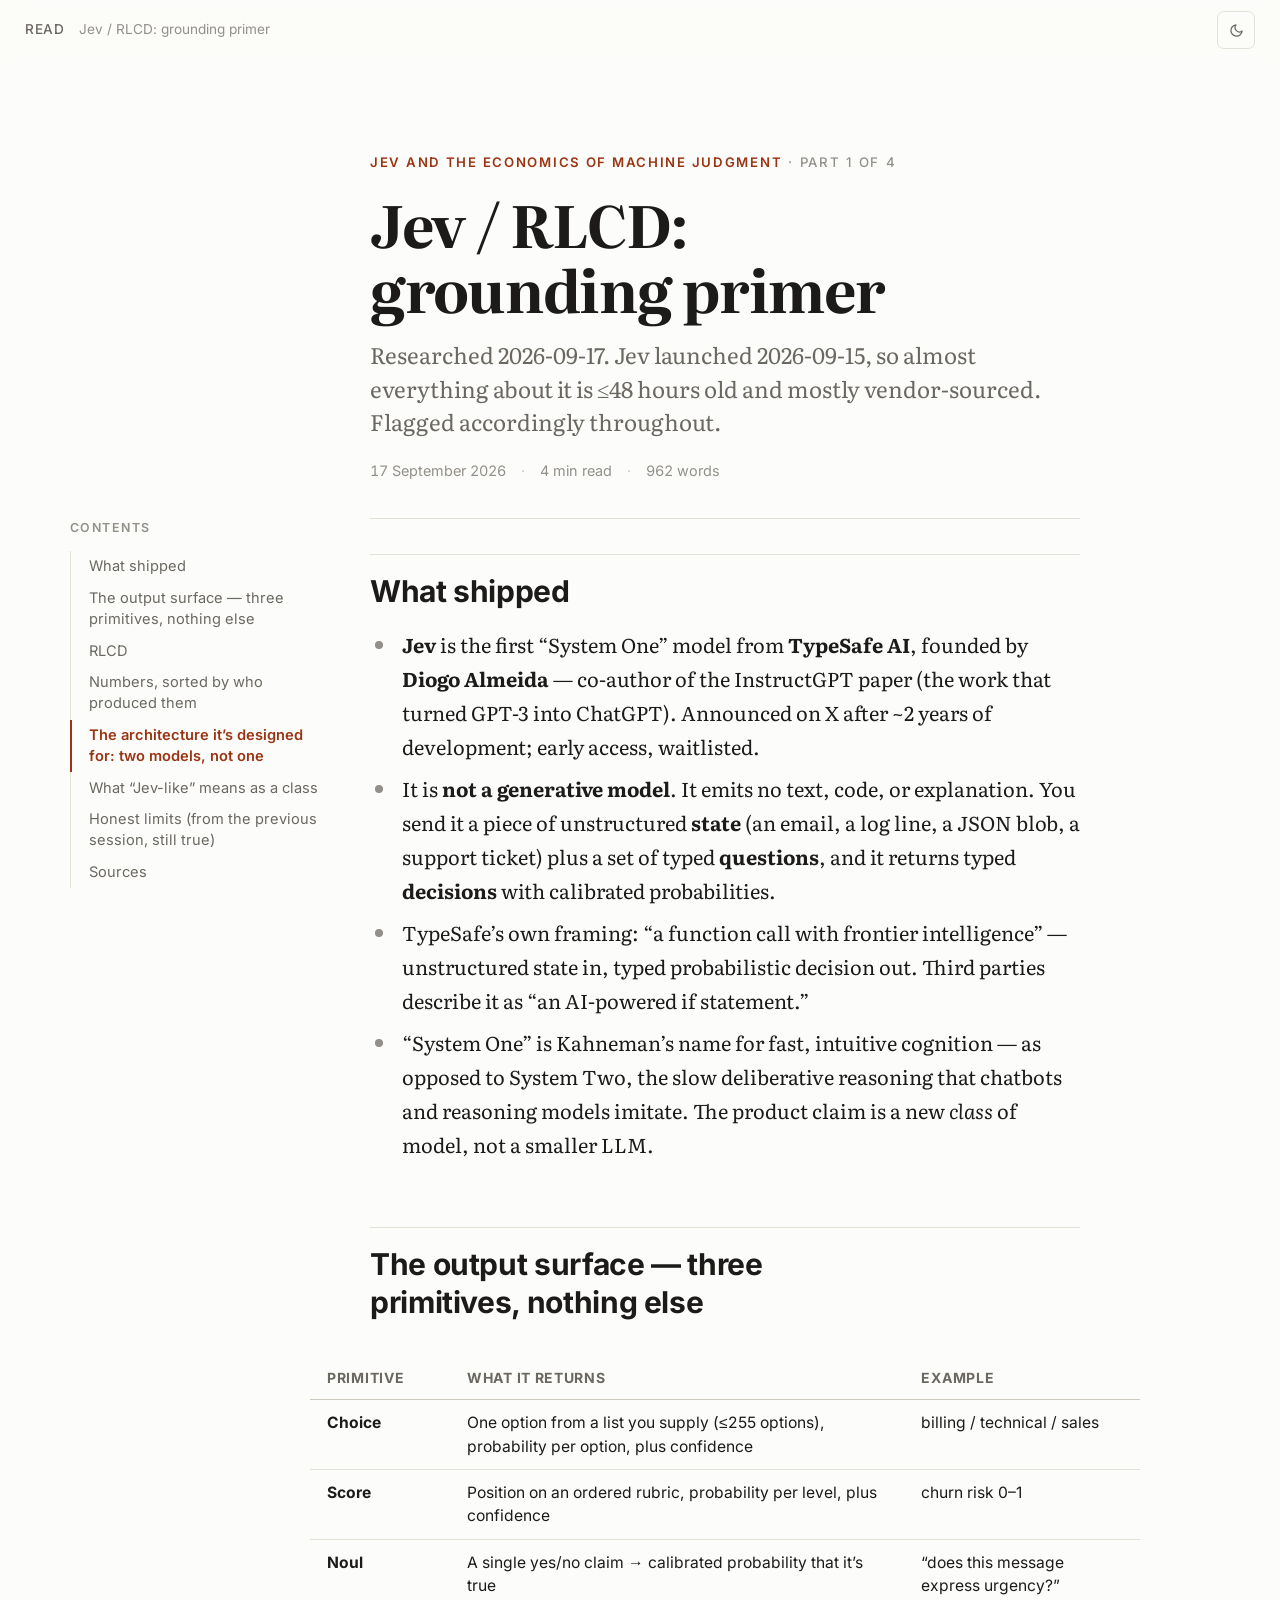
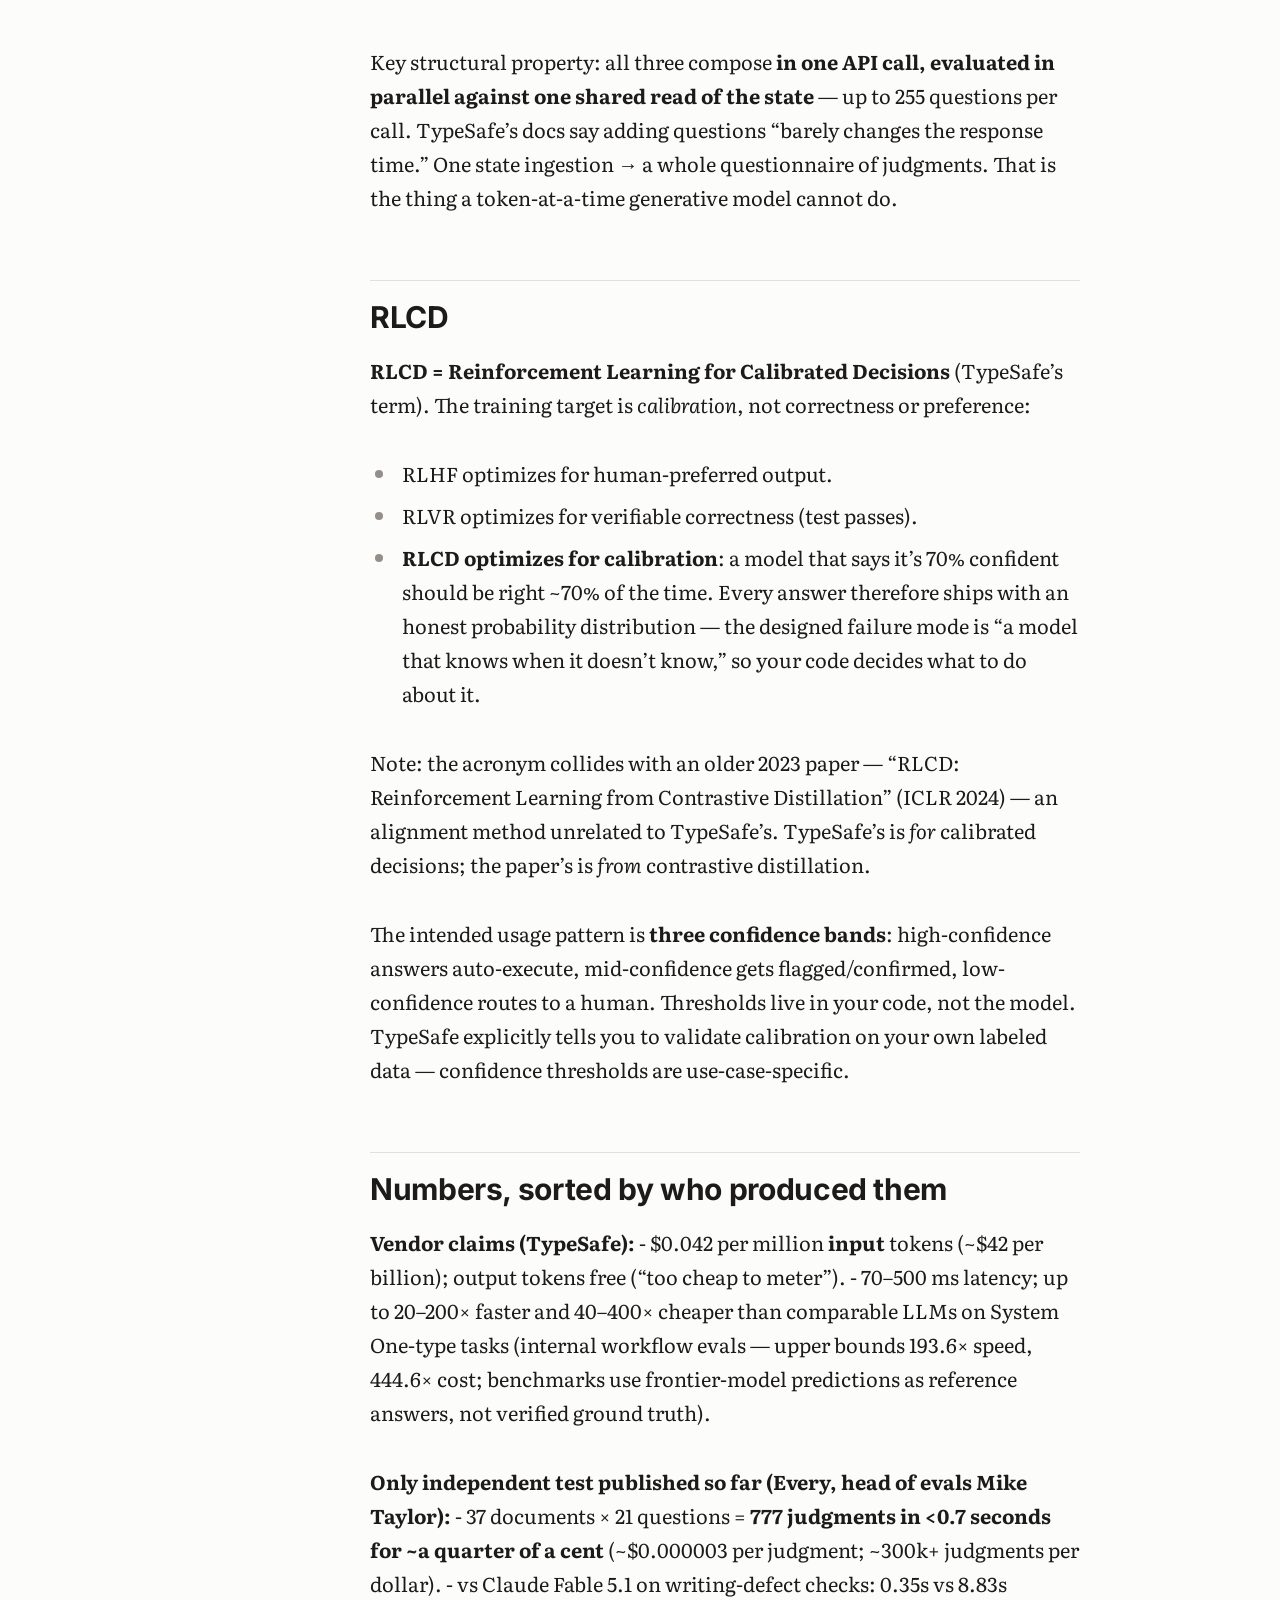
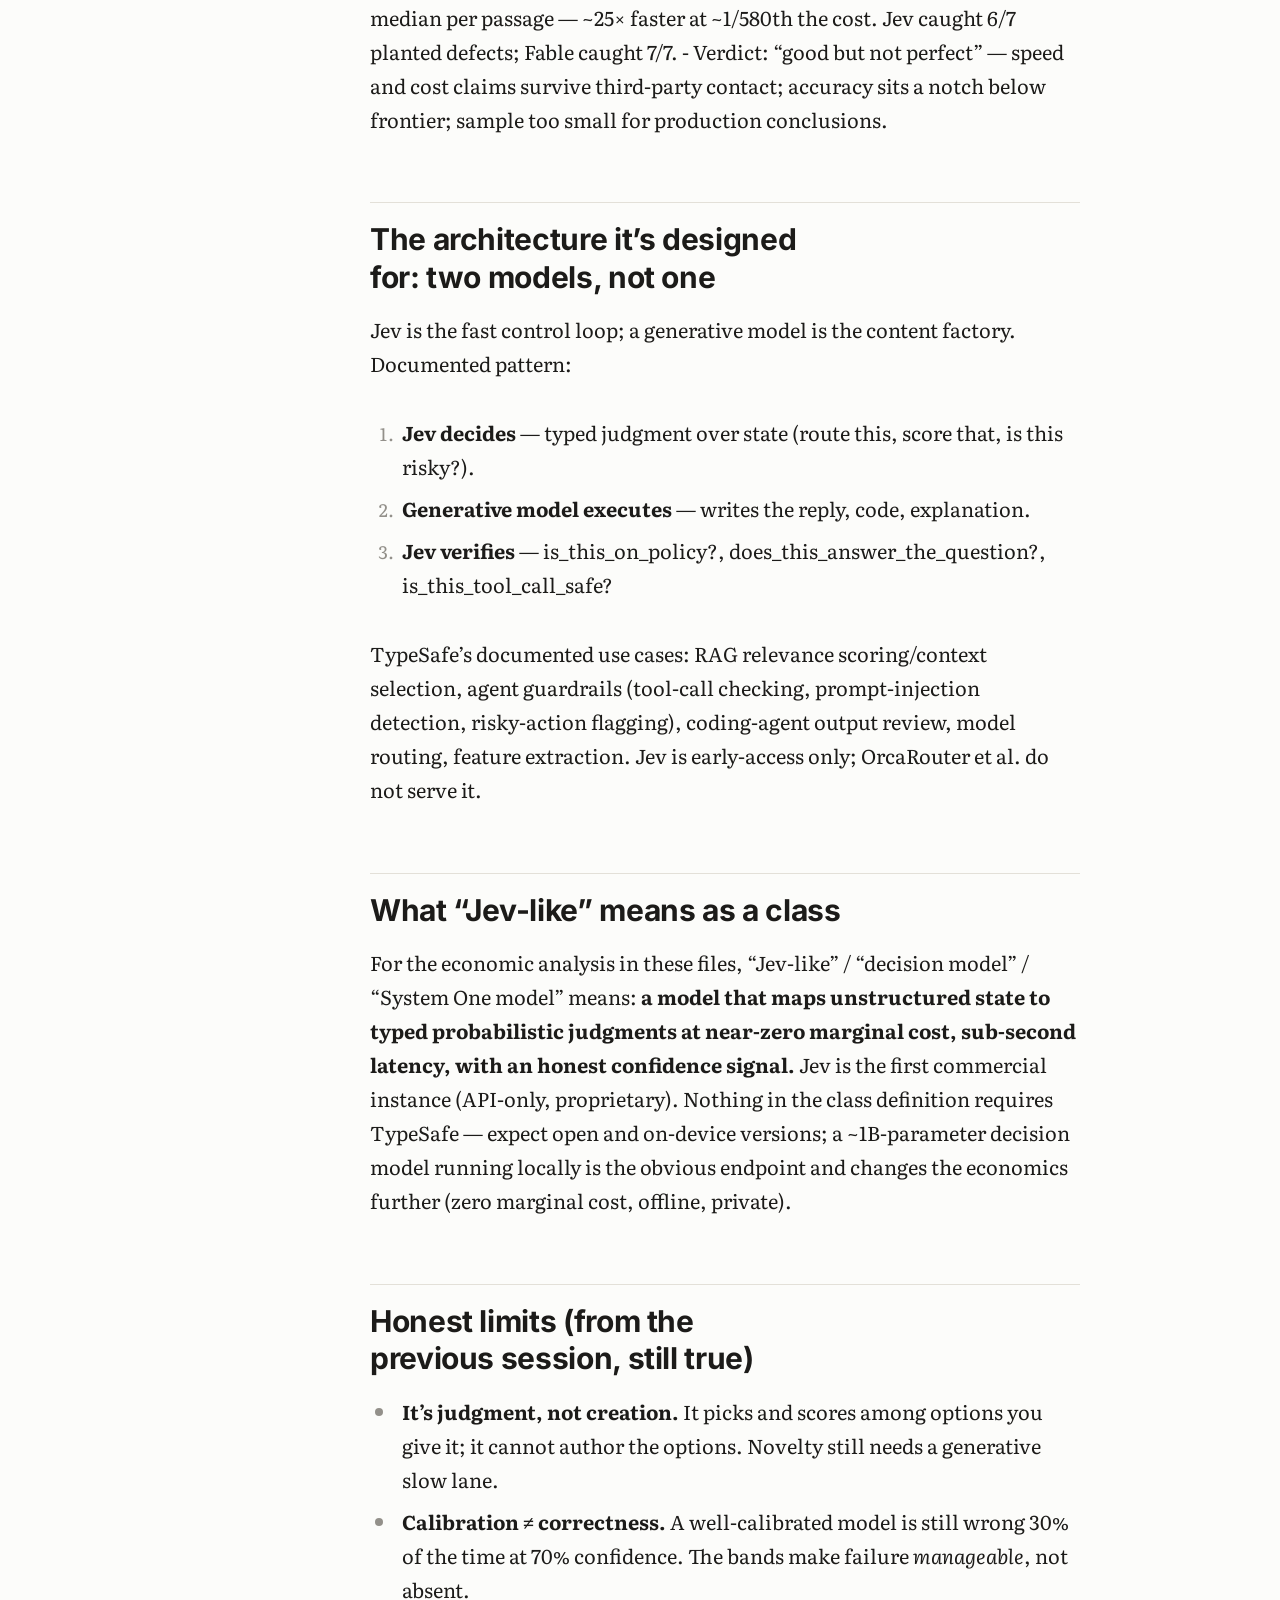
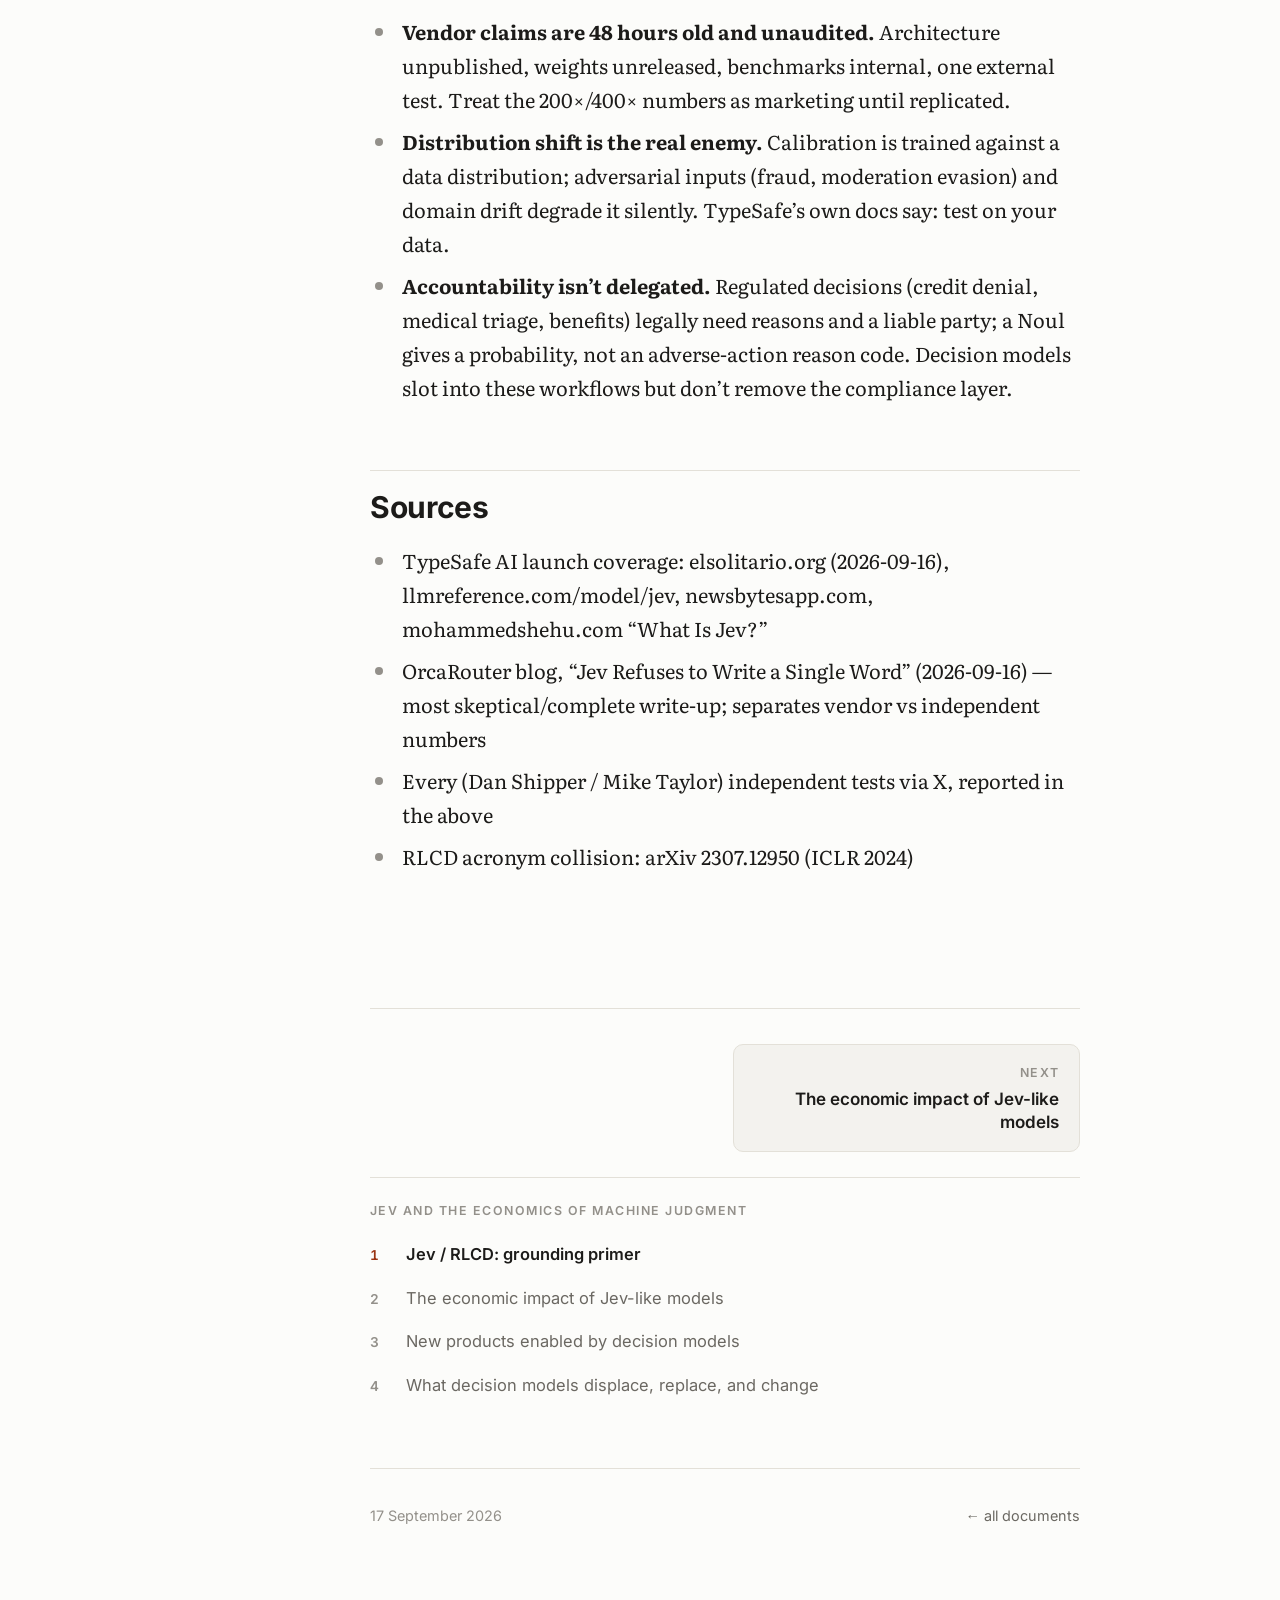
<file: docs/jev-primer/index.html>
<!DOCTYPE html>
<html lang="en">
<head>
<meta charset="utf-8">
<meta name="viewport" content="width=device-width, initial-scale=1, viewport-fit=cover">
<title>Jev / RLCD: grounding primer</title>
<meta name="description" content="What TypeSafe AI shipped, what RLCD actually optimizes for, and which numbers are vendor-sourced versus independently tested.">
<meta name="color-scheme" content="light dark">
<meta property="og:type" content="article">
<meta property="og:title" content="Jev / RLCD: grounding primer">
<meta property="og:description" content="What TypeSafe AI shipped, what RLCD actually optimizes for, and which numbers are vendor-sourced versus independently tested.">
<meta name="twitter:card" content="summary_large_image">
<link rel="preload" as="font" type="font/woff2" crossorigin href="../assets/fonts/literata-latin-400-normal.woff2">
<link rel="preload" as="font" type="font/woff2" crossorigin href="../assets/fonts/inter-latin-600-normal.woff2">
<link rel="stylesheet" href="../assets/fonts.css">
<link rel="stylesheet" href="../assets/theme.css">
<style>
pre { line-height: 125%; }
td.linenos .normal { color: inherit; background-color: transparent; padding-left: 5px; padding-right: 5px; }
span.linenos { color: inherit; background-color: transparent; padding-left: 5px; padding-right: 5px; }
td.linenos .special { color: #000000; background-color: #ffffc0; padding-left: 5px; padding-right: 5px; }
span.linenos.special { color: #000000; background-color: #ffffc0; padding-left: 5px; padding-right: 5px; }
.codehilite .hll { background-color: #ffffcc }
.codehilite { background: #ffffff; }
.codehilite .c { color: #177500 } /* Comment */
.codehilite .err { color: #000 } /* Error */
.codehilite .k { color: #A90D91 } /* Keyword */
.codehilite .l { color: #1C01CE } /* Literal */
.codehilite .n { color: #000 } /* Name */
.codehilite .o { color: #000 } /* Operator */
.codehilite .ch { color: #177500 } /* Comment.Hashbang */
.codehilite .cm { color: #177500 } /* Comment.Multiline */
.codehilite .cp { color: #633820 } /* Comment.Preproc */
.codehilite .cpf { color: #177500 } /* Comment.PreprocFile */
.codehilite .c1 { color: #177500 } /* Comment.Single */
.codehilite .cs { color: #177500 } /* Comment.Special */
.codehilite .kc { color: #A90D91 } /* Keyword.Constant */
.codehilite .kd { color: #A90D91 } /* Keyword.Declaration */
.codehilite .kn { color: #A90D91 } /* Keyword.Namespace */
.codehilite .kp { color: #A90D91 } /* Keyword.Pseudo */
.codehilite .kr { color: #A90D91 } /* Keyword.Reserved */
.codehilite .kt { color: #A90D91 } /* Keyword.Type */
.codehilite .ld { color: #1C01CE } /* Literal.Date */
.codehilite .m { color: #1C01CE } /* Literal.Number */
.codehilite .s { color: #C41A16 } /* Literal.String */
.codehilite .na { color: #836C28 } /* Name.Attribute */
.codehilite .nb { color: #A90D91 } /* Name.Builtin */
.codehilite .nc { color: #3F6E75 } /* Name.Class */
.codehilite .no { color: #000 } /* Name.Constant */
.codehilite .nd { color: #000 } /* Name.Decorator */
.codehilite .ni { color: #000 } /* Name.Entity */
.codehilite .ne { color: #000 } /* Name.Exception */
.codehilite .nf { color: #000 } /* Name.Function */
.codehilite .nl { color: #000 } /* Name.Label */
.codehilite .nn { color: #000 } /* Name.Namespace */
.codehilite .nx { color: #000 } /* Name.Other */
.codehilite .py { color: #000 } /* Name.Property */
.codehilite .nt { color: #000 } /* Name.Tag */
.codehilite .nv { color: #000 } /* Name.Variable */
.codehilite .ow { color: #000 } /* Operator.Word */
.codehilite .mb { color: #1C01CE } /* Literal.Number.Bin */
.codehilite .mf { color: #1C01CE } /* Literal.Number.Float */
.codehilite .mh { color: #1C01CE } /* Literal.Number.Hex */
.codehilite .mi { color: #1C01CE } /* Literal.Number.Integer */
.codehilite .mo { color: #1C01CE } /* Literal.Number.Oct */
.codehilite .sa { color: #C41A16 } /* Literal.String.Affix */
.codehilite .sb { color: #C41A16 } /* Literal.String.Backtick */
.codehilite .sc { color: #2300CE } /* Literal.String.Char */
.codehilite .dl { color: #C41A16 } /* Literal.String.Delimiter */
.codehilite .sd { color: #C41A16 } /* Literal.String.Doc */
.codehilite .s2 { color: #C41A16 } /* Literal.String.Double */
.codehilite .se { color: #C41A16 } /* Literal.String.Escape */
.codehilite .sh { color: #C41A16 } /* Literal.String.Heredoc */
.codehilite .si { color: #C41A16 } /* Literal.String.Interpol */
.codehilite .sx { color: #C41A16 } /* Literal.String.Other */
.codehilite .sr { color: #C41A16 } /* Literal.String.Regex */
.codehilite .s1 { color: #C41A16 } /* Literal.String.Single */
.codehilite .ss { color: #C41A16 } /* Literal.String.Symbol */
.codehilite .bp { color: #5B269A } /* Name.Builtin.Pseudo */
.codehilite .fm { color: #000 } /* Name.Function.Magic */
.codehilite .vc { color: #000 } /* Name.Variable.Class */
.codehilite .vg { color: #000 } /* Name.Variable.Global */
.codehilite .vi { color: #000 } /* Name.Variable.Instance */
.codehilite .vm { color: #000 } /* Name.Variable.Magic */
.codehilite .il { color: #1C01CE } /* Literal.Number.Integer.Long */
pre { line-height: 125%; }
td.linenos .normal { color: #6e7681; background-color: #0d1117; padding-left: 5px; padding-right: 5px; }
span.linenos { color: #6e7681; background-color: #0d1117; padding-left: 5px; padding-right: 5px; }
td.linenos .special { color: #e6edf3; background-color: #6e7681; padding-left: 5px; padding-right: 5px; }
span.linenos.special { color: #e6edf3; background-color: #6e7681; padding-left: 5px; padding-right: 5px; }
html[data-theme="dark"] .codehilite .hll { background-color: #6e7681 }
html[data-theme="dark"] .codehilite { background: #0d1117; color: #E6EDF3 }
html[data-theme="dark"] .codehilite .c { color: #8B949E; font-style: italic } /* Comment */
html[data-theme="dark"] .codehilite .err { color: #F85149 } /* Error */
html[data-theme="dark"] .codehilite .esc { color: #E6EDF3 } /* Escape */
html[data-theme="dark"] .codehilite .g { color: #E6EDF3 } /* Generic */
html[data-theme="dark"] .codehilite .k { color: #FF7B72 } /* Keyword */
html[data-theme="dark"] .codehilite .l { color: #A5D6FF } /* Literal */
html[data-theme="dark"] .codehilite .n { color: #E6EDF3 } /* Name */
html[data-theme="dark"] .codehilite .o { color: #FF7B72; font-weight: bold } /* Operator */
html[data-theme="dark"] .codehilite .x { color: #E6EDF3 } /* Other */
html[data-theme="dark"] .codehilite .p { color: #E6EDF3 } /* Punctuation */
html[data-theme="dark"] .codehilite .ch { color: #8B949E; font-style: italic } /* Comment.Hashbang */
html[data-theme="dark"] .codehilite .cm { color: #8B949E; font-style: italic } /* Comment.Multiline */
html[data-theme="dark"] .codehilite .cp { color: #8B949E; font-weight: bold; font-style: italic } /* Comment.Preproc */
html[data-theme="dark"] .codehilite .cpf { color: #8B949E; font-style: italic } /* Comment.PreprocFile */
html[data-theme="dark"] .codehilite .c1 { color: #8B949E; font-style: italic } /* Comment.Single */
html[data-theme="dark"] .codehilite .cs { color: #8B949E; font-weight: bold; font-style: italic } /* Comment.Special */
html[data-theme="dark"] .codehilite .gd { color: #FFA198; background-color: #490202 } /* Generic.Deleted */
html[data-theme="dark"] .codehilite .ge { color: #E6EDF3; font-style: italic } /* Generic.Emph */
html[data-theme="dark"] .codehilite .ges { color: #E6EDF3; font-weight: bold; font-style: italic } /* Generic.EmphStrong */
html[data-theme="dark"] .codehilite .gr { color: #FFA198 } /* Generic.Error */
html[data-theme="dark"] .codehilite .gh { color: #79C0FF; font-weight: bold } /* Generic.Heading */
html[data-theme="dark"] .codehilite .gi { color: #56D364; background-color: #0F5323 } /* Generic.Inserted */
html[data-theme="dark"] .codehilite .go { color: #8B949E } /* Generic.Output */
html[data-theme="dark"] .codehilite .gp { color: #8B949E } /* Generic.Prompt */
html[data-theme="dark"] .codehilite .gs { color: #E6EDF3; font-weight: bold } /* Generic.Strong */
html[data-theme="dark"] .codehilite .gu { color: #79C0FF } /* Generic.Subheading */
html[data-theme="dark"] .codehilite .gt { color: #FF7B72 } /* Generic.Traceback */
html[data-theme="dark"] .codehilite .g-Underline { color: #E6EDF3; text-decoration: underline } /* Generic.Underline */
html[data-theme="dark"] .codehilite .kc { color: #79C0FF } /* Keyword.Constant */
html[data-theme="dark"] .codehilite .kd { color: #FF7B72 } /* Keyword.Declaration */
html[data-theme="dark"] .codehilite .kn { color: #FF7B72 } /* Keyword.Namespace */
html[data-theme="dark"] .codehilite .kp { color: #79C0FF } /* Keyword.Pseudo */
html[data-theme="dark"] .codehilite .kr { color: #FF7B72 } /* Keyword.Reserved */
html[data-theme="dark"] .codehilite .kt { color: #FF7B72 } /* Keyword.Type */
html[data-theme="dark"] .codehilite .ld { color: #79C0FF } /* Literal.Date */
html[data-theme="dark"] .codehilite .m { color: #A5D6FF } /* Literal.Number */
html[data-theme="dark"] .codehilite .s { color: #A5D6FF } /* Literal.String */
html[data-theme="dark"] .codehilite .na { color: #E6EDF3 } /* Name.Attribute */
html[data-theme="dark"] .codehilite .nb { color: #E6EDF3 } /* Name.Builtin */
html[data-theme="dark"] .codehilite .nc { color: #F0883E; font-weight: bold } /* Name.Class */
html[data-theme="dark"] .codehilite .no { color: #79C0FF; font-weight: bold } /* Name.Constant */
html[data-theme="dark"] .codehilite .nd { color: #D2A8FF; font-weight: bold } /* Name.Decorator */
html[data-theme="dark"] .codehilite .ni { color: #FFA657 } /* Name.Entity */
html[data-theme="dark"] .codehilite .ne { color: #F0883E; font-weight: bold } /* Name.Exception */
html[data-theme="dark"] .codehilite .nf { color: #D2A8FF; font-weight: bold } /* Name.Function */
html[data-theme="dark"] .codehilite .nl { color: #79C0FF; font-weight: bold } /* Name.Label */
html[data-theme="dark"] .codehilite .nn { color: #FF7B72 } /* Name.Namespace */
html[data-theme="dark"] .codehilite .nx { color: #E6EDF3 } /* Name.Other */
html[data-theme="dark"] .codehilite .py { color: #79C0FF } /* Name.Property */
html[data-theme="dark"] .codehilite .nt { color: #7EE787 } /* Name.Tag */
html[data-theme="dark"] .codehilite .nv { color: #79C0FF } /* Name.Variable */
html[data-theme="dark"] .codehilite .ow { color: #FF7B72; font-weight: bold } /* Operator.Word */
html[data-theme="dark"] .codehilite .pm { color: #E6EDF3 } /* Punctuation.Marker */
html[data-theme="dark"] .codehilite .w { color: #6E7681 } /* Text.Whitespace */
html[data-theme="dark"] .codehilite .mb { color: #A5D6FF } /* Literal.Number.Bin */
html[data-theme="dark"] .codehilite .mf { color: #A5D6FF } /* Literal.Number.Float */
html[data-theme="dark"] .codehilite .mh { color: #A5D6FF } /* Literal.Number.Hex */
html[data-theme="dark"] .codehilite .mi { color: #A5D6FF } /* Literal.Number.Integer */
html[data-theme="dark"] .codehilite .mo { color: #A5D6FF } /* Literal.Number.Oct */
html[data-theme="dark"] .codehilite .sa { color: #79C0FF } /* Literal.String.Affix */
html[data-theme="dark"] .codehilite .sb { color: #A5D6FF } /* Literal.String.Backtick */
html[data-theme="dark"] .codehilite .sc { color: #A5D6FF } /* Literal.String.Char */
html[data-theme="dark"] .codehilite .dl { color: #79C0FF } /* Literal.String.Delimiter */
html[data-theme="dark"] .codehilite .sd { color: #A5D6FF } /* Literal.String.Doc */
html[data-theme="dark"] .codehilite .s2 { color: #A5D6FF } /* Literal.String.Double */
html[data-theme="dark"] .codehilite .se { color: #79C0FF } /* Literal.String.Escape */
html[data-theme="dark"] .codehilite .sh { color: #79C0FF } /* Literal.String.Heredoc */
html[data-theme="dark"] .codehilite .si { color: #A5D6FF } /* Literal.String.Interpol */
html[data-theme="dark"] .codehilite .sx { color: #A5D6FF } /* Literal.String.Other */
html[data-theme="dark"] .codehilite .sr { color: #79C0FF } /* Literal.String.Regex */
html[data-theme="dark"] .codehilite .s1 { color: #A5D6FF } /* Literal.String.Single */
html[data-theme="dark"] .codehilite .ss { color: #A5D6FF } /* Literal.String.Symbol */
html[data-theme="dark"] .codehilite .bp { color: #E6EDF3 } /* Name.Builtin.Pseudo */
html[data-theme="dark"] .codehilite .fm { color: #D2A8FF; font-weight: bold } /* Name.Function.Magic */
html[data-theme="dark"] .codehilite .vc { color: #79C0FF } /* Name.Variable.Class */
html[data-theme="dark"] .codehilite .vg { color: #79C0FF } /* Name.Variable.Global */
html[data-theme="dark"] .codehilite .vi { color: #79C0FF } /* Name.Variable.Instance */
html[data-theme="dark"] .codehilite .vm { color: #79C0FF } /* Name.Variable.Magic */
html[data-theme="dark"] .codehilite .il { color: #A5D6FF } /* Literal.Number.Integer.Long */
@media (prefers-color-scheme: dark) {
pre { line-height: 125%; }
td.linenos .normal { color: #6e7681; background-color: #0d1117; padding-left: 5px; padding-right: 5px; }
span.linenos { color: #6e7681; background-color: #0d1117; padding-left: 5px; padding-right: 5px; }
td.linenos .special { color: #e6edf3; background-color: #6e7681; padding-left: 5px; padding-right: 5px; }
span.linenos.special { color: #e6edf3; background-color: #6e7681; padding-left: 5px; padding-right: 5px; }
html:not([data-theme="light"]) .codehilite .hll { background-color: #6e7681 }
html:not([data-theme="light"]) .codehilite { background: #0d1117; color: #E6EDF3 }
html:not([data-theme="light"]) .codehilite .c { color: #8B949E; font-style: italic } /* Comment */
html:not([data-theme="light"]) .codehilite .err { color: #F85149 } /* Error */
html:not([data-theme="light"]) .codehilite .esc { color: #E6EDF3 } /* Escape */
html:not([data-theme="light"]) .codehilite .g { color: #E6EDF3 } /* Generic */
html:not([data-theme="light"]) .codehilite .k { color: #FF7B72 } /* Keyword */
html:not([data-theme="light"]) .codehilite .l { color: #A5D6FF } /* Literal */
html:not([data-theme="light"]) .codehilite .n { color: #E6EDF3 } /* Name */
html:not([data-theme="light"]) .codehilite .o { color: #FF7B72; font-weight: bold } /* Operator */
html:not([data-theme="light"]) .codehilite .x { color: #E6EDF3 } /* Other */
html:not([data-theme="light"]) .codehilite .p { color: #E6EDF3 } /* Punctuation */
html:not([data-theme="light"]) .codehilite .ch { color: #8B949E; font-style: italic } /* Comment.Hashbang */
html:not([data-theme="light"]) .codehilite .cm { color: #8B949E; font-style: italic } /* Comment.Multiline */
html:not([data-theme="light"]) .codehilite .cp { color: #8B949E; font-weight: bold; font-style: italic } /* Comment.Preproc */
html:not([data-theme="light"]) .codehilite .cpf { color: #8B949E; font-style: italic } /* Comment.PreprocFile */
html:not([data-theme="light"]) .codehilite .c1 { color: #8B949E; font-style: italic } /* Comment.Single */
html:not([data-theme="light"]) .codehilite .cs { color: #8B949E; font-weight: bold; font-style: italic } /* Comment.Special */
html:not([data-theme="light"]) .codehilite .gd { color: #FFA198; background-color: #490202 } /* Generic.Deleted */
html:not([data-theme="light"]) .codehilite .ge { color: #E6EDF3; font-style: italic } /* Generic.Emph */
html:not([data-theme="light"]) .codehilite .ges { color: #E6EDF3; font-weight: bold; font-style: italic } /* Generic.EmphStrong */
html:not([data-theme="light"]) .codehilite .gr { color: #FFA198 } /* Generic.Error */
html:not([data-theme="light"]) .codehilite .gh { color: #79C0FF; font-weight: bold } /* Generic.Heading */
html:not([data-theme="light"]) .codehilite .gi { color: #56D364; background-color: #0F5323 } /* Generic.Inserted */
html:not([data-theme="light"]) .codehilite .go { color: #8B949E } /* Generic.Output */
html:not([data-theme="light"]) .codehilite .gp { color: #8B949E } /* Generic.Prompt */
html:not([data-theme="light"]) .codehilite .gs { color: #E6EDF3; font-weight: bold } /* Generic.Strong */
html:not([data-theme="light"]) .codehilite .gu { color: #79C0FF } /* Generic.Subheading */
html:not([data-theme="light"]) .codehilite .gt { color: #FF7B72 } /* Generic.Traceback */
html:not([data-theme="light"]) .codehilite .g-Underline { color: #E6EDF3; text-decoration: underline } /* Generic.Underline */
html:not([data-theme="light"]) .codehilite .kc { color: #79C0FF } /* Keyword.Constant */
html:not([data-theme="light"]) .codehilite .kd { color: #FF7B72 } /* Keyword.Declaration */
html:not([data-theme="light"]) .codehilite .kn { color: #FF7B72 } /* Keyword.Namespace */
html:not([data-theme="light"]) .codehilite .kp { color: #79C0FF } /* Keyword.Pseudo */
html:not([data-theme="light"]) .codehilite .kr { color: #FF7B72 } /* Keyword.Reserved */
html:not([data-theme="light"]) .codehilite .kt { color: #FF7B72 } /* Keyword.Type */
html:not([data-theme="light"]) .codehilite .ld { color: #79C0FF } /* Literal.Date */
html:not([data-theme="light"]) .codehilite .m { color: #A5D6FF } /* Literal.Number */
html:not([data-theme="light"]) .codehilite .s { color: #A5D6FF } /* Literal.String */
html:not([data-theme="light"]) .codehilite .na { color: #E6EDF3 } /* Name.Attribute */
html:not([data-theme="light"]) .codehilite .nb { color: #E6EDF3 } /* Name.Builtin */
html:not([data-theme="light"]) .codehilite .nc { color: #F0883E; font-weight: bold } /* Name.Class */
html:not([data-theme="light"]) .codehilite .no { color: #79C0FF; font-weight: bold } /* Name.Constant */
html:not([data-theme="light"]) .codehilite .nd { color: #D2A8FF; font-weight: bold } /* Name.Decorator */
html:not([data-theme="light"]) .codehilite .ni { color: #FFA657 } /* Name.Entity */
html:not([data-theme="light"]) .codehilite .ne { color: #F0883E; font-weight: bold } /* Name.Exception */
html:not([data-theme="light"]) .codehilite .nf { color: #D2A8FF; font-weight: bold } /* Name.Function */
html:not([data-theme="light"]) .codehilite .nl { color: #79C0FF; font-weight: bold } /* Name.Label */
html:not([data-theme="light"]) .codehilite .nn { color: #FF7B72 } /* Name.Namespace */
html:not([data-theme="light"]) .codehilite .nx { color: #E6EDF3 } /* Name.Other */
html:not([data-theme="light"]) .codehilite .py { color: #79C0FF } /* Name.Property */
html:not([data-theme="light"]) .codehilite .nt { color: #7EE787 } /* Name.Tag */
html:not([data-theme="light"]) .codehilite .nv { color: #79C0FF } /* Name.Variable */
html:not([data-theme="light"]) .codehilite .ow { color: #FF7B72; font-weight: bold } /* Operator.Word */
html:not([data-theme="light"]) .codehilite .pm { color: #E6EDF3 } /* Punctuation.Marker */
html:not([data-theme="light"]) .codehilite .w { color: #6E7681 } /* Text.Whitespace */
html:not([data-theme="light"]) .codehilite .mb { color: #A5D6FF } /* Literal.Number.Bin */
html:not([data-theme="light"]) .codehilite .mf { color: #A5D6FF } /* Literal.Number.Float */
html:not([data-theme="light"]) .codehilite .mh { color: #A5D6FF } /* Literal.Number.Hex */
html:not([data-theme="light"]) .codehilite .mi { color: #A5D6FF } /* Literal.Number.Integer */
html:not([data-theme="light"]) .codehilite .mo { color: #A5D6FF } /* Literal.Number.Oct */
html:not([data-theme="light"]) .codehilite .sa { color: #79C0FF } /* Literal.String.Affix */
html:not([data-theme="light"]) .codehilite .sb { color: #A5D6FF } /* Literal.String.Backtick */
html:not([data-theme="light"]) .codehilite .sc { color: #A5D6FF } /* Literal.String.Char */
html:not([data-theme="light"]) .codehilite .dl { color: #79C0FF } /* Literal.String.Delimiter */
html:not([data-theme="light"]) .codehilite .sd { color: #A5D6FF } /* Literal.String.Doc */
html:not([data-theme="light"]) .codehilite .s2 { color: #A5D6FF } /* Literal.String.Double */
html:not([data-theme="light"]) .codehilite .se { color: #79C0FF } /* Literal.String.Escape */
html:not([data-theme="light"]) .codehilite .sh { color: #79C0FF } /* Literal.String.Heredoc */
html:not([data-theme="light"]) .codehilite .si { color: #A5D6FF } /* Literal.String.Interpol */
html:not([data-theme="light"]) .codehilite .sx { color: #A5D6FF } /* Literal.String.Other */
html:not([data-theme="light"]) .codehilite .sr { color: #79C0FF } /* Literal.String.Regex */
html:not([data-theme="light"]) .codehilite .s1 { color: #A5D6FF } /* Literal.String.Single */
html:not([data-theme="light"]) .codehilite .ss { color: #A5D6FF } /* Literal.String.Symbol */
html:not([data-theme="light"]) .codehilite .bp { color: #E6EDF3 } /* Name.Builtin.Pseudo */
html:not([data-theme="light"]) .codehilite .fm { color: #D2A8FF; font-weight: bold } /* Name.Function.Magic */
html:not([data-theme="light"]) .codehilite .vc { color: #79C0FF } /* Name.Variable.Class */
html:not([data-theme="light"]) .codehilite .vg { color: #79C0FF } /* Name.Variable.Global */
html:not([data-theme="light"]) .codehilite .vi { color: #79C0FF } /* Name.Variable.Instance */
html:not([data-theme="light"]) .codehilite .vm { color: #79C0FF } /* Name.Variable.Magic */
html:not([data-theme="light"]) .codehilite .il { color: #A5D6FF } /* Literal.Number.Integer.Long */
}

</style>
<script>
  (function () {
    try {
      var t = localStorage.getItem("read-theme");
      if (t) document.documentElement.setAttribute("data-theme", t);
    } catch (e) {}
  })();
</script>
</head>
<body>
<div id="progress" role="presentation"></div>

<div class="topbar" id="topbar">
  <a class="home" href="../">read</a>
  <span class="crumb">Jev / RLCD: grounding primer</span>
  <button class="iconbtn" id="theme-toggle" type="button" aria-label="Toggle dark mode" title="Toggle dark mode">
    <svg class="icon-moon" viewBox="0 0 24 24" fill="none" stroke="currentColor" stroke-width="2"
         stroke-linecap="round" stroke-linejoin="round"><path d="M21 12.8A9 9 0 1 1 11.2 3a7 7 0 0 0 9.8 9.8z"/></svg>
    <svg class="icon-sun" viewBox="0 0 24 24" fill="none" stroke="currentColor" stroke-width="2"
         stroke-linecap="round" stroke-linejoin="round"><circle cx="12" cy="12" r="4"/><path d="M12 2v2M12 20v2M4.9 4.9l1.4 1.4M17.7 17.7l1.4 1.4M2 12h2M20 12h2M4.9 19.1l1.4-1.4M17.7 6.3l1.4-1.4"/></svg>
  </button>
</div>

<div class="shell">
  <header class="doc-head">
    <!--SERIESKICKER--><p class="kicker">Jev and the economics of machine judgment<span class="part"> · Part 1 of 4</span></p><!--/SERIESKICKER-->
    <h1 class="title">Jev / RLCD: grounding primer</h1>
    <p class="subtitle">Researched 2026-09-17. Jev launched 2026-09-15, so almost everything about it is ≤48 hours old and mostly vendor-sourced. Flagged accordingly throughout.</p>
    <p class="meta"><span>17 September 2026</span><span class="dot">&middot;</span><span>4 min read</span><span class="dot">&middot;</span><span>962 words</span></p>
  </header>
  <details class="toc-inline"><summary>Contents</summary><ul><li class="lvl-2"><a href="#what-shipped">What shipped</a></li><li class="lvl-2"><a href="#the-output-surface-three-primitives-nothing-else">The output surface — three primitives, nothing else</a></li><li class="lvl-2"><a href="#rlcd">RLCD</a></li><li class="lvl-2"><a href="#numbers-sorted-by-who-produced-them">Numbers, sorted by who produced them</a></li><li class="lvl-2"><a href="#the-architecture-its-designed-for-two-models-not-one">The architecture it’s designed for: two models, not one</a></li><li class="lvl-2"><a href="#what-jev-like-means-as-a-class">What “Jev-like” means as a class</a></li><li class="lvl-2"><a href="#honest-limits-from-the-previous-session-still-true">Honest limits (from the previous session, still true)</a></li><li class="lvl-2"><a href="#sources">Sources</a></li></ul></details>
  <nav class="toc" aria-label="Table of contents"><div class="toc-label">Contents</div><ul><li class="lvl-2"><a href="#what-shipped">What shipped</a></li><li class="lvl-2"><a href="#the-output-surface-three-primitives-nothing-else">The output surface — three primitives, nothing else</a></li><li class="lvl-2"><a href="#rlcd">RLCD</a></li><li class="lvl-2"><a href="#numbers-sorted-by-who-produced-them">Numbers, sorted by who produced them</a></li><li class="lvl-2"><a href="#the-architecture-its-designed-for-two-models-not-one">The architecture it’s designed for: two models, not one</a></li><li class="lvl-2"><a href="#what-jev-like-means-as-a-class">What “Jev-like” means as a class</a></li><li class="lvl-2"><a href="#honest-limits-from-the-previous-session-still-true">Honest limits (from the previous session, still true)</a></li><li class="lvl-2"><a href="#sources">Sources</a></li></ul></nav>
  <main class="prose" id="prose">
<h2 id="what-shipped">What shipped<a class="headerlink" href="#what-shipped" title="Link to this section">&para;</a></h2>
<ul>
<li><strong>Jev</strong> is the first &ldquo;System One&rdquo; model from <strong>TypeSafe AI</strong>, founded by <strong>Diogo Almeida</strong> — co-author of the InstructGPT paper (the work that turned GPT-3 into ChatGPT). Announced on X after ~2 years of development; early access, waitlisted.</li>
<li>It is <strong>not a generative model</strong>. It emits no text, code, or explanation. You send it a piece of unstructured <strong>state</strong> (an email, a log line, a JSON blob, a support ticket) plus a set of typed <strong>questions</strong>, and it returns typed <strong>decisions</strong> with calibrated probabilities.</li>
<li>TypeSafe&rsquo;s own framing: &ldquo;a function call with frontier intelligence&rdquo; — unstructured state in, typed probabilistic decision out. Third parties describe it as &ldquo;an AI-powered if statement.&rdquo;</li>
<li>&ldquo;System One&rdquo; is Kahneman&rsquo;s name for fast, intuitive cognition — as opposed to System Two, the slow deliberative reasoning that chatbots and reasoning models imitate. The product claim is a new <em>class</em> of model, not a smaller LLM.</li>
</ul>
<h2 id="the-output-surface-three-primitives-nothing-else">The output surface — three primitives, nothing else<a class="headerlink" href="#the-output-surface-three-primitives-nothing-else" title="Link to this section">&para;</a></h2>
<div class="table-wrap"><table>
<thead>
<tr>
<th>Primitive</th>
<th>What it returns</th>
<th>Example</th>
</tr>
</thead>
<tbody>
<tr>
<td><strong>Choice</strong></td>
<td>One option from a list you supply (≤255 options), probability per option, plus confidence</td>
<td>billing / technical / sales</td>
</tr>
<tr>
<td><strong>Score</strong></td>
<td>Position on an ordered rubric, probability per level, plus confidence</td>
<td>churn risk 0–1</td>
</tr>
<tr>
<td><strong>Noul</strong></td>
<td>A single yes/no claim → calibrated probability that it&rsquo;s true</td>
<td>&ldquo;does this message express urgency?&rdquo;</td>
</tr>
</tbody>
</table></div>
<p>Key structural property: all three compose <strong>in one API call, evaluated in parallel against one shared read of the state</strong> — up to 255 questions per call. TypeSafe&rsquo;s docs say adding questions &ldquo;barely changes the response time.&rdquo; One state ingestion → a whole questionnaire of judgments. That is the thing a token-at-a-time generative model cannot do.</p>
<h2 id="rlcd">RLCD<a class="headerlink" href="#rlcd" title="Link to this section">&para;</a></h2>
<p><strong>RLCD = Reinforcement Learning for Calibrated Decisions</strong> (TypeSafe&rsquo;s term). The training target is <em>calibration</em>, not correctness or preference:</p>
<ul>
<li>RLHF optimizes for human-preferred output.</li>
<li>RLVR optimizes for verifiable correctness (test passes).</li>
<li><strong>RLCD optimizes for calibration</strong>: a model that says it&rsquo;s 70% confident should be right ~70% of the time. Every answer therefore ships with an honest probability distribution — the designed failure mode is &ldquo;a model that knows when it doesn&rsquo;t know,&rdquo; so your code decides what to do about it.</li>
</ul>
<p>Note: the acronym collides with an older 2023 paper — &ldquo;RLCD: Reinforcement Learning from Contrastive Distillation&rdquo; (ICLR 2024) — an alignment method unrelated to TypeSafe&rsquo;s. TypeSafe&rsquo;s is <em>for</em> calibrated decisions; the paper&rsquo;s is <em>from</em> contrastive distillation.</p>
<p>The intended usage pattern is <strong>three confidence bands</strong>: high-confidence answers auto-execute, mid-confidence gets flagged/confirmed, low-confidence routes to a human. Thresholds live in your code, not the model. TypeSafe explicitly tells you to validate calibration on your own labeled data — confidence thresholds are use-case-specific.</p>
<h2 id="numbers-sorted-by-who-produced-them">Numbers, sorted by who produced them<a class="headerlink" href="#numbers-sorted-by-who-produced-them" title="Link to this section">&para;</a></h2>
<p><strong>Vendor claims (TypeSafe):</strong>
- $0.042 per million <strong>input</strong> tokens (~$42 per billion); output tokens free (&ldquo;too cheap to meter&rdquo;).
- 70–500 ms latency; up to 20–200× faster and 40–400× cheaper than comparable LLMs on System One-type tasks (internal workflow evals — upper bounds 193.6× speed, 444.6× cost; benchmarks use frontier-model predictions as reference answers, not verified ground truth).</p>
<p><strong>Only independent test published so far (Every, head of evals Mike Taylor):</strong>
- 37 documents × 21 questions = <strong>777 judgments in &lt;0.7 seconds for ~a quarter of a cent</strong> (~$0.000003 per judgment; ~300k+ judgments per dollar).
- vs Claude Fable 5.1 on writing-defect checks: 0.35s vs 8.83s median per passage — ~25× faster at ~1/580th the cost. Jev caught 6/7 planted defects; Fable caught 7/7.
- Verdict: &ldquo;good but not perfect&rdquo; — speed and cost claims survive third-party contact; accuracy sits a notch below frontier; sample too small for production conclusions.</p>
<h2 id="the-architecture-its-designed-for-two-models-not-one">The architecture it&rsquo;s designed for: two models, not one<a class="headerlink" href="#the-architecture-its-designed-for-two-models-not-one" title="Link to this section">&para;</a></h2>
<p>Jev is the fast control loop; a generative model is the content factory. Documented pattern:</p>
<ol>
<li><strong>Jev decides</strong> — typed judgment over state (route this, score that, is this risky?).</li>
<li><strong>Generative model executes</strong> — writes the reply, code, explanation.</li>
<li><strong>Jev verifies</strong> — is_this_on_policy?, does_this_answer_the_question?, is_this_tool_call_safe?</li>
</ol>
<p>TypeSafe&rsquo;s documented use cases: RAG relevance scoring/context selection, agent guardrails (tool-call checking, prompt-injection detection, risky-action flagging), coding-agent output review, model routing, feature extraction. Jev is early-access only; OrcaRouter et al. do not serve it.</p>
<h2 id="what-jev-like-means-as-a-class">What &ldquo;Jev-like&rdquo; means as a class<a class="headerlink" href="#what-jev-like-means-as-a-class" title="Link to this section">&para;</a></h2>
<p>For the economic analysis in these files, &ldquo;Jev-like&rdquo; / &ldquo;decision model&rdquo; / &ldquo;System One model&rdquo; means: <strong>a model that maps unstructured state to typed probabilistic judgments at near-zero marginal cost, sub-second latency, with an honest confidence signal.</strong> Jev is the first commercial instance (API-only, proprietary). Nothing in the class definition requires TypeSafe — expect open and on-device versions; a ~1B-parameter decision model running locally is the obvious endpoint and changes the economics further (zero marginal cost, offline, private).</p>
<h2 id="honest-limits-from-the-previous-session-still-true">Honest limits (from the previous session, still true)<a class="headerlink" href="#honest-limits-from-the-previous-session-still-true" title="Link to this section">&para;</a></h2>
<ul>
<li><strong>It&rsquo;s judgment, not creation.</strong> It picks and scores among options you give it; it cannot author the options. Novelty still needs a generative slow lane.</li>
<li><strong>Calibration ≠ correctness.</strong> A well-calibrated model is still wrong 30% of the time at 70% confidence. The bands make failure <em>manageable</em>, not absent.</li>
<li><strong>Vendor claims are 48 hours old and unaudited.</strong> Architecture unpublished, weights unreleased, benchmarks internal, one external test. Treat the 200×/400× numbers as marketing until replicated.</li>
<li><strong>Distribution shift is the real enemy.</strong> Calibration is trained against a data distribution; adversarial inputs (fraud, moderation evasion) and domain drift degrade it silently. TypeSafe&rsquo;s own docs say: test on your data.</li>
<li><strong>Accountability isn&rsquo;t delegated.</strong> Regulated decisions (credit denial, medical triage, benefits) legally need reasons and a liable party; a Noul gives a probability, not an adverse-action reason code. Decision models slot into these workflows but don&rsquo;t remove the compliance layer.</li>
</ul>
<h2 id="sources">Sources<a class="headerlink" href="#sources" title="Link to this section">&para;</a></h2>
<ul>
<li>TypeSafe AI launch coverage: elsolitario.org (2026-09-16), llmreference.com/model/jev, newsbytesapp.com, mohammedshehu.com &ldquo;What Is Jev?&rdquo;</li>
<li>OrcaRouter blog, &ldquo;Jev Refuses to Write a Single Word&rdquo; (2026-09-16) — most skeptical/complete write-up; separates vendor vs independent numbers</li>
<li>Every (Dan Shipper / Mike Taylor) independent tests via X, reported in the above</li>
<li>RLCD acronym collision: arXiv 2307.12950 (ICLR 2024)</li>
</ul>
  </main>
  <!--SERIESNAV--><nav class="series-nav" aria-label="Series navigation"><div class="sn-row"><a class="sn next" href="../jev-economic-impact/"><span class="dir">Next</span><span class="t">The economic impact of Jev-like models</span></a></div><div class="sn-all"><div class="sn-label">Jev and the economics of machine judgment</div><ol><li class="here"><a href="../jev-primer/"><span class="n">1</span>Jev / RLCD: grounding primer</a></li><li><a href="../jev-economic-impact/"><span class="n">2</span>The economic impact of Jev-like models</a></li><li><a href="../jev-new-products/"><span class="n">3</span>New products enabled by decision models</a></li><li><a href="../jev-displaced-and-changed/"><span class="n">4</span>What decision models displace, replace, and change</a></li></ol></div></nav><!--/SERIESNAV-->
  <footer class="doc-foot">
    <span>17 September 2026</span>
    <span><a href="../">&larr; all documents</a></span>
  </footer>
</div>

<script>
(function () {
  var root = document.documentElement;
  var btn = document.getElementById("theme-toggle");
  btn.addEventListener("click", function () {
    var cur = root.getAttribute("data-theme");
    if (!cur) cur = matchMedia("(prefers-color-scheme: dark)").matches ? "dark" : "light";
    var next = cur === "dark" ? "light" : "dark";
    root.setAttribute("data-theme", next);
    try { localStorage.setItem("read-theme", next); } catch (e) {}
  });

  var bar = document.getElementById("progress");
  var topbar = document.getElementById("topbar");
  var ticking = false;
  function onScroll() {
    if (ticking) return;
    ticking = true;
    requestAnimationFrame(function () {
      var h = document.documentElement.scrollHeight - window.innerHeight;
      bar.style.width = (h > 0 ? Math.min(100, (window.scrollY / h) * 100) : 0) + "%";
      topbar.classList.toggle("scrolled", window.scrollY > 8);
      ticking = false;
    });
  }
  addEventListener("scroll", onScroll, { passive: true });
  onScroll();

  document.querySelectorAll(".codehilite").forEach(function (block) {
    var b = document.createElement("button");
    b.className = "copy-btn"; b.type = "button"; b.textContent = "Copy";
    b.addEventListener("click", function () {
      var code = block.querySelector("code");
      navigator.clipboard.writeText(code ? code.innerText : "").then(function () {
        b.textContent = "Copied"; b.classList.add("done");
        setTimeout(function () { b.textContent = "Copy"; b.classList.remove("done"); }, 1600);
      });
    });
    block.appendChild(b);
  });

  var links = [].slice.call(document.querySelectorAll("nav.toc a"));
  if (links.length) {
    var map = {};
    var targets = links.map(function (a) {
      var el = document.getElementById(decodeURIComponent(a.hash.slice(1)));
      if (el) map[el.id] = a;
      return el;
    }).filter(Boolean);
    var seen = new Set();
    var obs = new IntersectionObserver(function (entries) {
      entries.forEach(function (e) {
        if (e.isIntersecting) seen.add(e.target.id); else seen.delete(e.target.id);
      });
      var active = targets.filter(function (t) { return seen.has(t.id); })[0];
      if (!active) {
        for (var i = targets.length - 1; i >= 0; i--) {
          if (targets[i].getBoundingClientRect().top < 120) { active = targets[i]; break; }
        }
      }
      links.forEach(function (a) { a.classList.remove("active"); });
      if (active && map[active.id]) map[active.id].classList.add("active");
    }, { rootMargin: "-80px 0px -70% 0px", threshold: 0 });
    targets.forEach(function (t) { obs.observe(t); });
  }
})();
</script>
</body>
</html>
</file>
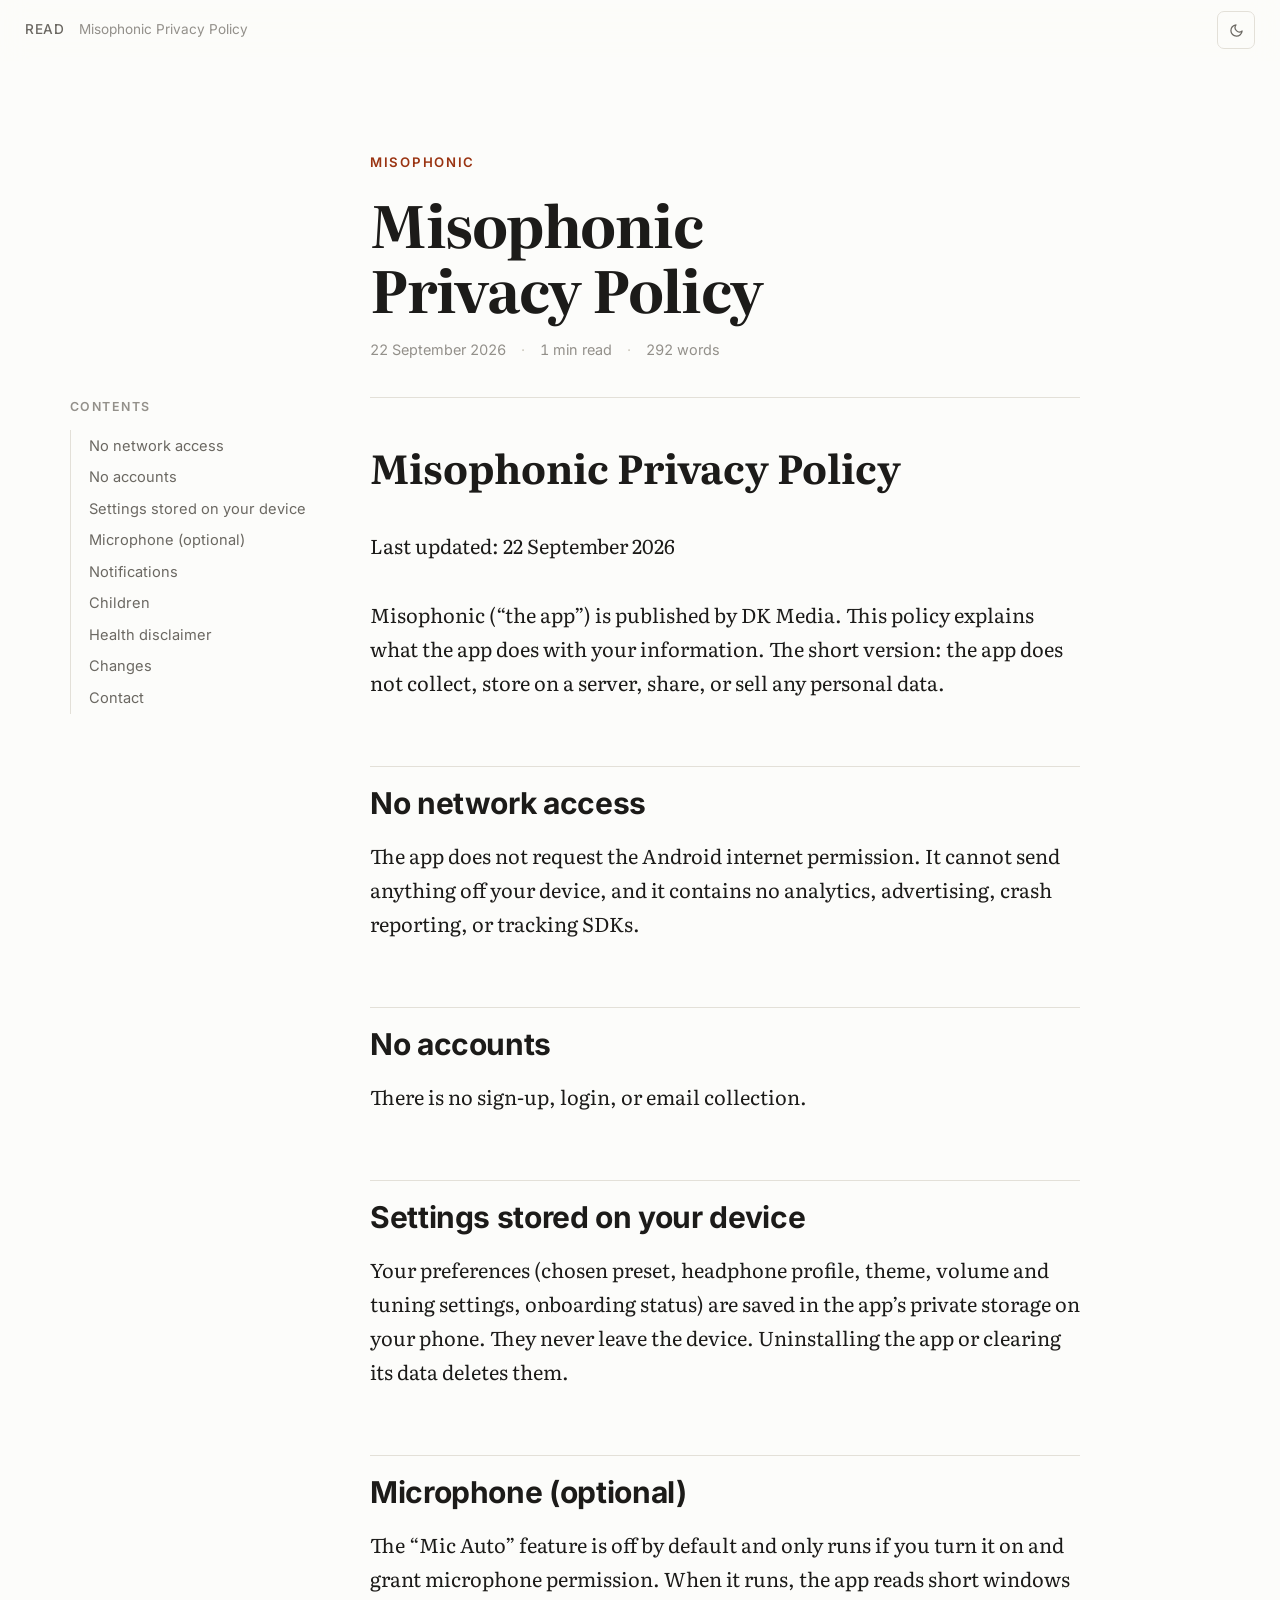
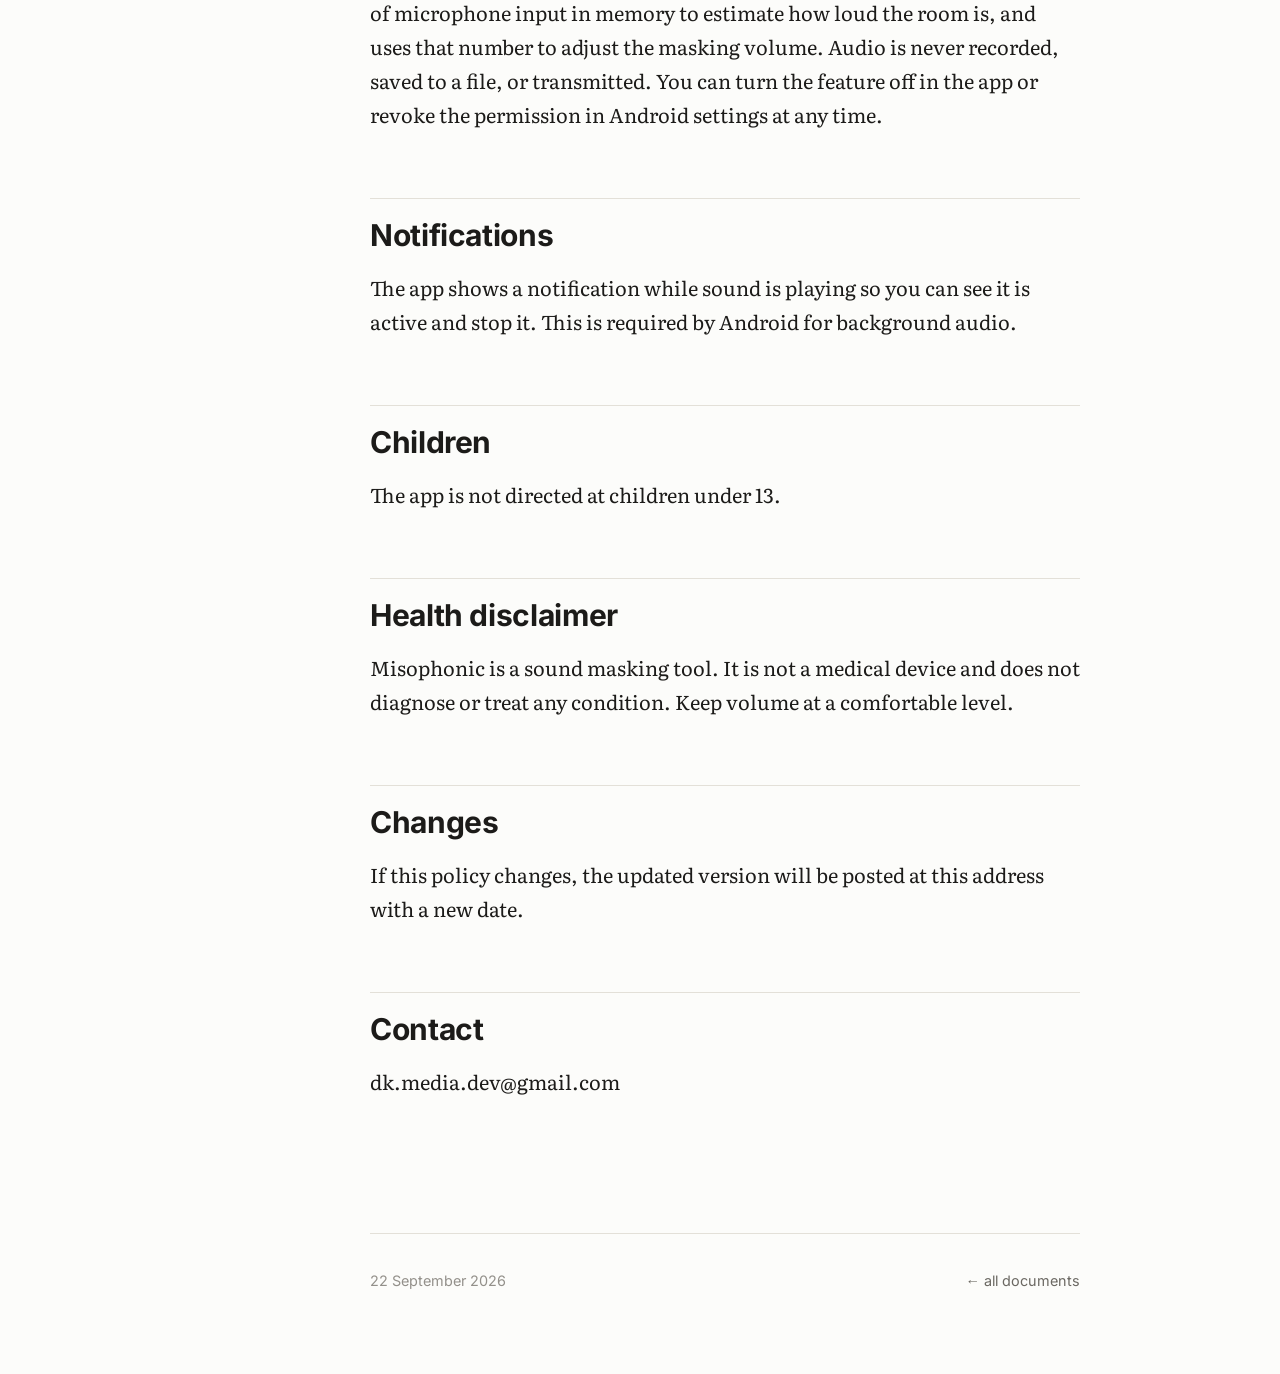
<file: docs/misophonic-privacy/index.html>
<!DOCTYPE html>
<html lang="en">
<head>
<meta charset="utf-8">
<meta name="viewport" content="width=device-width, initial-scale=1, viewport-fit=cover">
<title>Misophonic Privacy Policy</title>
<meta name="description" content="Privacy policy for the Misophonic Android app. No accounts, no analytics, no network access.">
<meta name="color-scheme" content="light dark">
<meta property="og:type" content="article">
<meta property="og:title" content="Misophonic Privacy Policy">
<meta property="og:description" content="Privacy policy for the Misophonic Android app. No accounts, no analytics, no network access.">
<meta name="twitter:card" content="summary_large_image">
<link rel="preload" as="font" type="font/woff2" crossorigin href="../assets/fonts/literata-latin-400-normal.woff2">
<link rel="preload" as="font" type="font/woff2" crossorigin href="../assets/fonts/inter-latin-600-normal.woff2">
<link rel="stylesheet" href="../assets/fonts.css">
<link rel="stylesheet" href="../assets/theme.css">
<style>
pre { line-height: 125%; }
td.linenos .normal { color: inherit; background-color: transparent; padding-left: 5px; padding-right: 5px; }
span.linenos { color: inherit; background-color: transparent; padding-left: 5px; padding-right: 5px; }
td.linenos .special { color: #000000; background-color: #ffffc0; padding-left: 5px; padding-right: 5px; }
span.linenos.special { color: #000000; background-color: #ffffc0; padding-left: 5px; padding-right: 5px; }
.codehilite .hll { background-color: #ffffcc }
.codehilite { background: #ffffff; }
.codehilite .c { color: #177500 } /* Comment */
.codehilite .err { color: #000 } /* Error */
.codehilite .k { color: #A90D91 } /* Keyword */
.codehilite .l { color: #1C01CE } /* Literal */
.codehilite .n { color: #000 } /* Name */
.codehilite .o { color: #000 } /* Operator */
.codehilite .ch { color: #177500 } /* Comment.Hashbang */
.codehilite .cm { color: #177500 } /* Comment.Multiline */
.codehilite .cp { color: #633820 } /* Comment.Preproc */
.codehilite .cpf { color: #177500 } /* Comment.PreprocFile */
.codehilite .c1 { color: #177500 } /* Comment.Single */
.codehilite .cs { color: #177500 } /* Comment.Special */
.codehilite .kc { color: #A90D91 } /* Keyword.Constant */
.codehilite .kd { color: #A90D91 } /* Keyword.Declaration */
.codehilite .kn { color: #A90D91 } /* Keyword.Namespace */
.codehilite .kp { color: #A90D91 } /* Keyword.Pseudo */
.codehilite .kr { color: #A90D91 } /* Keyword.Reserved */
.codehilite .kt { color: #A90D91 } /* Keyword.Type */
.codehilite .ld { color: #1C01CE } /* Literal.Date */
.codehilite .m { color: #1C01CE } /* Literal.Number */
.codehilite .s { color: #C41A16 } /* Literal.String */
.codehilite .na { color: #836C28 } /* Name.Attribute */
.codehilite .nb { color: #A90D91 } /* Name.Builtin */
.codehilite .nc { color: #3F6E75 } /* Name.Class */
.codehilite .no { color: #000 } /* Name.Constant */
.codehilite .nd { color: #000 } /* Name.Decorator */
.codehilite .ni { color: #000 } /* Name.Entity */
.codehilite .ne { color: #000 } /* Name.Exception */
.codehilite .nf { color: #000 } /* Name.Function */
.codehilite .nl { color: #000 } /* Name.Label */
.codehilite .nn { color: #000 } /* Name.Namespace */
.codehilite .nx { color: #000 } /* Name.Other */
.codehilite .py { color: #000 } /* Name.Property */
.codehilite .nt { color: #000 } /* Name.Tag */
.codehilite .nv { color: #000 } /* Name.Variable */
.codehilite .ow { color: #000 } /* Operator.Word */
.codehilite .mb { color: #1C01CE } /* Literal.Number.Bin */
.codehilite .mf { color: #1C01CE } /* Literal.Number.Float */
.codehilite .mh { color: #1C01CE } /* Literal.Number.Hex */
.codehilite .mi { color: #1C01CE } /* Literal.Number.Integer */
.codehilite .mo { color: #1C01CE } /* Literal.Number.Oct */
.codehilite .sa { color: #C41A16 } /* Literal.String.Affix */
.codehilite .sb { color: #C41A16 } /* Literal.String.Backtick */
.codehilite .sc { color: #2300CE } /* Literal.String.Char */
.codehilite .dl { color: #C41A16 } /* Literal.String.Delimiter */
.codehilite .sd { color: #C41A16 } /* Literal.String.Doc */
.codehilite .s2 { color: #C41A16 } /* Literal.String.Double */
.codehilite .se { color: #C41A16 } /* Literal.String.Escape */
.codehilite .sh { color: #C41A16 } /* Literal.String.Heredoc */
.codehilite .si { color: #C41A16 } /* Literal.String.Interpol */
.codehilite .sx { color: #C41A16 } /* Literal.String.Other */
.codehilite .sr { color: #C41A16 } /* Literal.String.Regex */
.codehilite .s1 { color: #C41A16 } /* Literal.String.Single */
.codehilite .ss { color: #C41A16 } /* Literal.String.Symbol */
.codehilite .bp { color: #5B269A } /* Name.Builtin.Pseudo */
.codehilite .fm { color: #000 } /* Name.Function.Magic */
.codehilite .vc { color: #000 } /* Name.Variable.Class */
.codehilite .vg { color: #000 } /* Name.Variable.Global */
.codehilite .vi { color: #000 } /* Name.Variable.Instance */
.codehilite .vm { color: #000 } /* Name.Variable.Magic */
.codehilite .il { color: #1C01CE } /* Literal.Number.Integer.Long */
pre { line-height: 125%; }
td.linenos .normal { color: #6e7681; background-color: #0d1117; padding-left: 5px; padding-right: 5px; }
span.linenos { color: #6e7681; background-color: #0d1117; padding-left: 5px; padding-right: 5px; }
td.linenos .special { color: #e6edf3; background-color: #6e7681; padding-left: 5px; padding-right: 5px; }
span.linenos.special { color: #e6edf3; background-color: #6e7681; padding-left: 5px; padding-right: 5px; }
html[data-theme="dark"] .codehilite .hll { background-color: #6e7681 }
html[data-theme="dark"] .codehilite { background: #0d1117; color: #E6EDF3 }
html[data-theme="dark"] .codehilite .c { color: #8B949E; font-style: italic } /* Comment */
html[data-theme="dark"] .codehilite .err { color: #F85149 } /* Error */
html[data-theme="dark"] .codehilite .esc { color: #E6EDF3 } /* Escape */
html[data-theme="dark"] .codehilite .g { color: #E6EDF3 } /* Generic */
html[data-theme="dark"] .codehilite .k { color: #FF7B72 } /* Keyword */
html[data-theme="dark"] .codehilite .l { color: #A5D6FF } /* Literal */
html[data-theme="dark"] .codehilite .n { color: #E6EDF3 } /* Name */
html[data-theme="dark"] .codehilite .o { color: #FF7B72; font-weight: bold } /* Operator */
html[data-theme="dark"] .codehilite .x { color: #E6EDF3 } /* Other */
html[data-theme="dark"] .codehilite .p { color: #E6EDF3 } /* Punctuation */
html[data-theme="dark"] .codehilite .ch { color: #8B949E; font-style: italic } /* Comment.Hashbang */
html[data-theme="dark"] .codehilite .cm { color: #8B949E; font-style: italic } /* Comment.Multiline */
html[data-theme="dark"] .codehilite .cp { color: #8B949E; font-weight: bold; font-style: italic } /* Comment.Preproc */
html[data-theme="dark"] .codehilite .cpf { color: #8B949E; font-style: italic } /* Comment.PreprocFile */
html[data-theme="dark"] .codehilite .c1 { color: #8B949E; font-style: italic } /* Comment.Single */
html[data-theme="dark"] .codehilite .cs { color: #8B949E; font-weight: bold; font-style: italic } /* Comment.Special */
html[data-theme="dark"] .codehilite .gd { color: #FFA198; background-color: #490202 } /* Generic.Deleted */
html[data-theme="dark"] .codehilite .ge { color: #E6EDF3; font-style: italic } /* Generic.Emph */
html[data-theme="dark"] .codehilite .ges { color: #E6EDF3; font-weight: bold; font-style: italic } /* Generic.EmphStrong */
html[data-theme="dark"] .codehilite .gr { color: #FFA198 } /* Generic.Error */
html[data-theme="dark"] .codehilite .gh { color: #79C0FF; font-weight: bold } /* Generic.Heading */
html[data-theme="dark"] .codehilite .gi { color: #56D364; background-color: #0F5323 } /* Generic.Inserted */
html[data-theme="dark"] .codehilite .go { color: #8B949E } /* Generic.Output */
html[data-theme="dark"] .codehilite .gp { color: #8B949E } /* Generic.Prompt */
html[data-theme="dark"] .codehilite .gs { color: #E6EDF3; font-weight: bold } /* Generic.Strong */
html[data-theme="dark"] .codehilite .gu { color: #79C0FF } /* Generic.Subheading */
html[data-theme="dark"] .codehilite .gt { color: #FF7B72 } /* Generic.Traceback */
html[data-theme="dark"] .codehilite .g-Underline { color: #E6EDF3; text-decoration: underline } /* Generic.Underline */
html[data-theme="dark"] .codehilite .kc { color: #79C0FF } /* Keyword.Constant */
html[data-theme="dark"] .codehilite .kd { color: #FF7B72 } /* Keyword.Declaration */
html[data-theme="dark"] .codehilite .kn { color: #FF7B72 } /* Keyword.Namespace */
html[data-theme="dark"] .codehilite .kp { color: #79C0FF } /* Keyword.Pseudo */
html[data-theme="dark"] .codehilite .kr { color: #FF7B72 } /* Keyword.Reserved */
html[data-theme="dark"] .codehilite .kt { color: #FF7B72 } /* Keyword.Type */
html[data-theme="dark"] .codehilite .ld { color: #79C0FF } /* Literal.Date */
html[data-theme="dark"] .codehilite .m { color: #A5D6FF } /* Literal.Number */
html[data-theme="dark"] .codehilite .s { color: #A5D6FF } /* Literal.String */
html[data-theme="dark"] .codehilite .na { color: #E6EDF3 } /* Name.Attribute */
html[data-theme="dark"] .codehilite .nb { color: #E6EDF3 } /* Name.Builtin */
html[data-theme="dark"] .codehilite .nc { color: #F0883E; font-weight: bold } /* Name.Class */
html[data-theme="dark"] .codehilite .no { color: #79C0FF; font-weight: bold } /* Name.Constant */
html[data-theme="dark"] .codehilite .nd { color: #D2A8FF; font-weight: bold } /* Name.Decorator */
html[data-theme="dark"] .codehilite .ni { color: #FFA657 } /* Name.Entity */
html[data-theme="dark"] .codehilite .ne { color: #F0883E; font-weight: bold } /* Name.Exception */
html[data-theme="dark"] .codehilite .nf { color: #D2A8FF; font-weight: bold } /* Name.Function */
html[data-theme="dark"] .codehilite .nl { color: #79C0FF; font-weight: bold } /* Name.Label */
html[data-theme="dark"] .codehilite .nn { color: #FF7B72 } /* Name.Namespace */
html[data-theme="dark"] .codehilite .nx { color: #E6EDF3 } /* Name.Other */
html[data-theme="dark"] .codehilite .py { color: #79C0FF } /* Name.Property */
html[data-theme="dark"] .codehilite .nt { color: #7EE787 } /* Name.Tag */
html[data-theme="dark"] .codehilite .nv { color: #79C0FF } /* Name.Variable */
html[data-theme="dark"] .codehilite .ow { color: #FF7B72; font-weight: bold } /* Operator.Word */
html[data-theme="dark"] .codehilite .pm { color: #E6EDF3 } /* Punctuation.Marker */
html[data-theme="dark"] .codehilite .w { color: #6E7681 } /* Text.Whitespace */
html[data-theme="dark"] .codehilite .mb { color: #A5D6FF } /* Literal.Number.Bin */
html[data-theme="dark"] .codehilite .mf { color: #A5D6FF } /* Literal.Number.Float */
html[data-theme="dark"] .codehilite .mh { color: #A5D6FF } /* Literal.Number.Hex */
html[data-theme="dark"] .codehilite .mi { color: #A5D6FF } /* Literal.Number.Integer */
html[data-theme="dark"] .codehilite .mo { color: #A5D6FF } /* Literal.Number.Oct */
html[data-theme="dark"] .codehilite .sa { color: #79C0FF } /* Literal.String.Affix */
html[data-theme="dark"] .codehilite .sb { color: #A5D6FF } /* Literal.String.Backtick */
html[data-theme="dark"] .codehilite .sc { color: #A5D6FF } /* Literal.String.Char */
html[data-theme="dark"] .codehilite .dl { color: #79C0FF } /* Literal.String.Delimiter */
html[data-theme="dark"] .codehilite .sd { color: #A5D6FF } /* Literal.String.Doc */
html[data-theme="dark"] .codehilite .s2 { color: #A5D6FF } /* Literal.String.Double */
html[data-theme="dark"] .codehilite .se { color: #79C0FF } /* Literal.String.Escape */
html[data-theme="dark"] .codehilite .sh { color: #79C0FF } /* Literal.String.Heredoc */
html[data-theme="dark"] .codehilite .si { color: #A5D6FF } /* Literal.String.Interpol */
html[data-theme="dark"] .codehilite .sx { color: #A5D6FF } /* Literal.String.Other */
html[data-theme="dark"] .codehilite .sr { color: #79C0FF } /* Literal.String.Regex */
html[data-theme="dark"] .codehilite .s1 { color: #A5D6FF } /* Literal.String.Single */
html[data-theme="dark"] .codehilite .ss { color: #A5D6FF } /* Literal.String.Symbol */
html[data-theme="dark"] .codehilite .bp { color: #E6EDF3 } /* Name.Builtin.Pseudo */
html[data-theme="dark"] .codehilite .fm { color: #D2A8FF; font-weight: bold } /* Name.Function.Magic */
html[data-theme="dark"] .codehilite .vc { color: #79C0FF } /* Name.Variable.Class */
html[data-theme="dark"] .codehilite .vg { color: #79C0FF } /* Name.Variable.Global */
html[data-theme="dark"] .codehilite .vi { color: #79C0FF } /* Name.Variable.Instance */
html[data-theme="dark"] .codehilite .vm { color: #79C0FF } /* Name.Variable.Magic */
html[data-theme="dark"] .codehilite .il { color: #A5D6FF } /* Literal.Number.Integer.Long */
@media (prefers-color-scheme: dark) {
pre { line-height: 125%; }
td.linenos .normal { color: #6e7681; background-color: #0d1117; padding-left: 5px; padding-right: 5px; }
span.linenos { color: #6e7681; background-color: #0d1117; padding-left: 5px; padding-right: 5px; }
td.linenos .special { color: #e6edf3; background-color: #6e7681; padding-left: 5px; padding-right: 5px; }
span.linenos.special { color: #e6edf3; background-color: #6e7681; padding-left: 5px; padding-right: 5px; }
html:not([data-theme="light"]) .codehilite .hll { background-color: #6e7681 }
html:not([data-theme="light"]) .codehilite { background: #0d1117; color: #E6EDF3 }
html:not([data-theme="light"]) .codehilite .c { color: #8B949E; font-style: italic } /* Comment */
html:not([data-theme="light"]) .codehilite .err { color: #F85149 } /* Error */
html:not([data-theme="light"]) .codehilite .esc { color: #E6EDF3 } /* Escape */
html:not([data-theme="light"]) .codehilite .g { color: #E6EDF3 } /* Generic */
html:not([data-theme="light"]) .codehilite .k { color: #FF7B72 } /* Keyword */
html:not([data-theme="light"]) .codehilite .l { color: #A5D6FF } /* Literal */
html:not([data-theme="light"]) .codehilite .n { color: #E6EDF3 } /* Name */
html:not([data-theme="light"]) .codehilite .o { color: #FF7B72; font-weight: bold } /* Operator */
html:not([data-theme="light"]) .codehilite .x { color: #E6EDF3 } /* Other */
html:not([data-theme="light"]) .codehilite .p { color: #E6EDF3 } /* Punctuation */
html:not([data-theme="light"]) .codehilite .ch { color: #8B949E; font-style: italic } /* Comment.Hashbang */
html:not([data-theme="light"]) .codehilite .cm { color: #8B949E; font-style: italic } /* Comment.Multiline */
html:not([data-theme="light"]) .codehilite .cp { color: #8B949E; font-weight: bold; font-style: italic } /* Comment.Preproc */
html:not([data-theme="light"]) .codehilite .cpf { color: #8B949E; font-style: italic } /* Comment.PreprocFile */
html:not([data-theme="light"]) .codehilite .c1 { color: #8B949E; font-style: italic } /* Comment.Single */
html:not([data-theme="light"]) .codehilite .cs { color: #8B949E; font-weight: bold; font-style: italic } /* Comment.Special */
html:not([data-theme="light"]) .codehilite .gd { color: #FFA198; background-color: #490202 } /* Generic.Deleted */
html:not([data-theme="light"]) .codehilite .ge { color: #E6EDF3; font-style: italic } /* Generic.Emph */
html:not([data-theme="light"]) .codehilite .ges { color: #E6EDF3; font-weight: bold; font-style: italic } /* Generic.EmphStrong */
html:not([data-theme="light"]) .codehilite .gr { color: #FFA198 } /* Generic.Error */
html:not([data-theme="light"]) .codehilite .gh { color: #79C0FF; font-weight: bold } /* Generic.Heading */
html:not([data-theme="light"]) .codehilite .gi { color: #56D364; background-color: #0F5323 } /* Generic.Inserted */
html:not([data-theme="light"]) .codehilite .go { color: #8B949E } /* Generic.Output */
html:not([data-theme="light"]) .codehilite .gp { color: #8B949E } /* Generic.Prompt */
html:not([data-theme="light"]) .codehilite .gs { color: #E6EDF3; font-weight: bold } /* Generic.Strong */
html:not([data-theme="light"]) .codehilite .gu { color: #79C0FF } /* Generic.Subheading */
html:not([data-theme="light"]) .codehilite .gt { color: #FF7B72 } /* Generic.Traceback */
html:not([data-theme="light"]) .codehilite .g-Underline { color: #E6EDF3; text-decoration: underline } /* Generic.Underline */
html:not([data-theme="light"]) .codehilite .kc { color: #79C0FF } /* Keyword.Constant */
html:not([data-theme="light"]) .codehilite .kd { color: #FF7B72 } /* Keyword.Declaration */
html:not([data-theme="light"]) .codehilite .kn { color: #FF7B72 } /* Keyword.Namespace */
html:not([data-theme="light"]) .codehilite .kp { color: #79C0FF } /* Keyword.Pseudo */
html:not([data-theme="light"]) .codehilite .kr { color: #FF7B72 } /* Keyword.Reserved */
html:not([data-theme="light"]) .codehilite .kt { color: #FF7B72 } /* Keyword.Type */
html:not([data-theme="light"]) .codehilite .ld { color: #79C0FF } /* Literal.Date */
html:not([data-theme="light"]) .codehilite .m { color: #A5D6FF } /* Literal.Number */
html:not([data-theme="light"]) .codehilite .s { color: #A5D6FF } /* Literal.String */
html:not([data-theme="light"]) .codehilite .na { color: #E6EDF3 } /* Name.Attribute */
html:not([data-theme="light"]) .codehilite .nb { color: #E6EDF3 } /* Name.Builtin */
html:not([data-theme="light"]) .codehilite .nc { color: #F0883E; font-weight: bold } /* Name.Class */
html:not([data-theme="light"]) .codehilite .no { color: #79C0FF; font-weight: bold } /* Name.Constant */
html:not([data-theme="light"]) .codehilite .nd { color: #D2A8FF; font-weight: bold } /* Name.Decorator */
html:not([data-theme="light"]) .codehilite .ni { color: #FFA657 } /* Name.Entity */
html:not([data-theme="light"]) .codehilite .ne { color: #F0883E; font-weight: bold } /* Name.Exception */
html:not([data-theme="light"]) .codehilite .nf { color: #D2A8FF; font-weight: bold } /* Name.Function */
html:not([data-theme="light"]) .codehilite .nl { color: #79C0FF; font-weight: bold } /* Name.Label */
html:not([data-theme="light"]) .codehilite .nn { color: #FF7B72 } /* Name.Namespace */
html:not([data-theme="light"]) .codehilite .nx { color: #E6EDF3 } /* Name.Other */
html:not([data-theme="light"]) .codehilite .py { color: #79C0FF } /* Name.Property */
html:not([data-theme="light"]) .codehilite .nt { color: #7EE787 } /* Name.Tag */
html:not([data-theme="light"]) .codehilite .nv { color: #79C0FF } /* Name.Variable */
html:not([data-theme="light"]) .codehilite .ow { color: #FF7B72; font-weight: bold } /* Operator.Word */
html:not([data-theme="light"]) .codehilite .pm { color: #E6EDF3 } /* Punctuation.Marker */
html:not([data-theme="light"]) .codehilite .w { color: #6E7681 } /* Text.Whitespace */
html:not([data-theme="light"]) .codehilite .mb { color: #A5D6FF } /* Literal.Number.Bin */
html:not([data-theme="light"]) .codehilite .mf { color: #A5D6FF } /* Literal.Number.Float */
html:not([data-theme="light"]) .codehilite .mh { color: #A5D6FF } /* Literal.Number.Hex */
html:not([data-theme="light"]) .codehilite .mi { color: #A5D6FF } /* Literal.Number.Integer */
html:not([data-theme="light"]) .codehilite .mo { color: #A5D6FF } /* Literal.Number.Oct */
html:not([data-theme="light"]) .codehilite .sa { color: #79C0FF } /* Literal.String.Affix */
html:not([data-theme="light"]) .codehilite .sb { color: #A5D6FF } /* Literal.String.Backtick */
html:not([data-theme="light"]) .codehilite .sc { color: #A5D6FF } /* Literal.String.Char */
html:not([data-theme="light"]) .codehilite .dl { color: #79C0FF } /* Literal.String.Delimiter */
html:not([data-theme="light"]) .codehilite .sd { color: #A5D6FF } /* Literal.String.Doc */
html:not([data-theme="light"]) .codehilite .s2 { color: #A5D6FF } /* Literal.String.Double */
html:not([data-theme="light"]) .codehilite .se { color: #79C0FF } /* Literal.String.Escape */
html:not([data-theme="light"]) .codehilite .sh { color: #79C0FF } /* Literal.String.Heredoc */
html:not([data-theme="light"]) .codehilite .si { color: #A5D6FF } /* Literal.String.Interpol */
html:not([data-theme="light"]) .codehilite .sx { color: #A5D6FF } /* Literal.String.Other */
html:not([data-theme="light"]) .codehilite .sr { color: #79C0FF } /* Literal.String.Regex */
html:not([data-theme="light"]) .codehilite .s1 { color: #A5D6FF } /* Literal.String.Single */
html:not([data-theme="light"]) .codehilite .ss { color: #A5D6FF } /* Literal.String.Symbol */
html:not([data-theme="light"]) .codehilite .bp { color: #E6EDF3 } /* Name.Builtin.Pseudo */
html:not([data-theme="light"]) .codehilite .fm { color: #D2A8FF; font-weight: bold } /* Name.Function.Magic */
html:not([data-theme="light"]) .codehilite .vc { color: #79C0FF } /* Name.Variable.Class */
html:not([data-theme="light"]) .codehilite .vg { color: #79C0FF } /* Name.Variable.Global */
html:not([data-theme="light"]) .codehilite .vi { color: #79C0FF } /* Name.Variable.Instance */
html:not([data-theme="light"]) .codehilite .vm { color: #79C0FF } /* Name.Variable.Magic */
html:not([data-theme="light"]) .codehilite .il { color: #A5D6FF } /* Literal.Number.Integer.Long */
}

</style>
<script>
  (function () {
    try {
      var t = localStorage.getItem("read-theme");
      if (t) document.documentElement.setAttribute("data-theme", t);
    } catch (e) {}
  })();
</script>
</head>
<body>
<div id="progress" role="presentation"></div>

<div class="topbar" id="topbar">
  <a class="home" href="../">read</a>
  <span class="crumb">Misophonic Privacy Policy</span>
  <button class="iconbtn" id="theme-toggle" type="button" aria-label="Toggle dark mode" title="Toggle dark mode">
    <svg class="icon-moon" viewBox="0 0 24 24" fill="none" stroke="currentColor" stroke-width="2"
         stroke-linecap="round" stroke-linejoin="round"><path d="M21 12.8A9 9 0 1 1 11.2 3a7 7 0 0 0 9.8 9.8z"/></svg>
    <svg class="icon-sun" viewBox="0 0 24 24" fill="none" stroke="currentColor" stroke-width="2"
         stroke-linecap="round" stroke-linejoin="round"><circle cx="12" cy="12" r="4"/><path d="M12 2v2M12 20v2M4.9 4.9l1.4 1.4M17.7 17.7l1.4 1.4M2 12h2M20 12h2M4.9 19.1l1.4-1.4M17.7 6.3l1.4-1.4"/></svg>
  </button>
</div>

<div class="shell">
  <header class="doc-head">
    <!--SERIESKICKER--><!--/SERIESKICKER--><p class="kicker">Misophonic</p>
    <h1 class="title">Misophonic Privacy Policy</h1>
    
    <p class="meta"><span>22 September 2026</span><span class="dot">&middot;</span><span>1 min read</span><span class="dot">&middot;</span><span>292 words</span></p>
  </header>
  <details class="toc-inline"><summary>Contents</summary><ul><li class="lvl-2"><a href="#no-network-access">No network access</a></li><li class="lvl-2"><a href="#no-accounts">No accounts</a></li><li class="lvl-2"><a href="#settings-stored-on-your-device">Settings stored on your device</a></li><li class="lvl-2"><a href="#microphone-optional">Microphone (optional)</a></li><li class="lvl-2"><a href="#notifications">Notifications</a></li><li class="lvl-2"><a href="#children">Children</a></li><li class="lvl-2"><a href="#health-disclaimer">Health disclaimer</a></li><li class="lvl-2"><a href="#changes">Changes</a></li><li class="lvl-2"><a href="#contact">Contact</a></li></ul></details>
  <nav class="toc" aria-label="Table of contents"><div class="toc-label">Contents</div><ul><li class="lvl-2"><a href="#no-network-access">No network access</a></li><li class="lvl-2"><a href="#no-accounts">No accounts</a></li><li class="lvl-2"><a href="#settings-stored-on-your-device">Settings stored on your device</a></li><li class="lvl-2"><a href="#microphone-optional">Microphone (optional)</a></li><li class="lvl-2"><a href="#notifications">Notifications</a></li><li class="lvl-2"><a href="#children">Children</a></li><li class="lvl-2"><a href="#health-disclaimer">Health disclaimer</a></li><li class="lvl-2"><a href="#changes">Changes</a></li><li class="lvl-2"><a href="#contact">Contact</a></li></ul></nav>
  <main class="prose" id="prose">
<h1 id="misophonic-privacy-policy">Misophonic Privacy Policy<a class="headerlink" href="#misophonic-privacy-policy" title="Link to this section">&para;</a></h1>
<p>Last updated: 22 September 2026</p>
<p>Misophonic (&ldquo;the app&rdquo;) is published by DK Media. This policy explains what the app does with your information. The short version: the app does not collect, store on a server, share, or sell any personal data.</p>
<h2 id="no-network-access">No network access<a class="headerlink" href="#no-network-access" title="Link to this section">&para;</a></h2>
<p>The app does not request the Android internet permission. It cannot send anything off your device, and it contains no analytics, advertising, crash reporting, or tracking SDKs.</p>
<h2 id="no-accounts">No accounts<a class="headerlink" href="#no-accounts" title="Link to this section">&para;</a></h2>
<p>There is no sign-up, login, or email collection.</p>
<h2 id="settings-stored-on-your-device">Settings stored on your device<a class="headerlink" href="#settings-stored-on-your-device" title="Link to this section">&para;</a></h2>
<p>Your preferences (chosen preset, headphone profile, theme, volume and tuning settings, onboarding status) are saved in the app&rsquo;s private storage on your phone. They never leave the device. Uninstalling the app or clearing its data deletes them.</p>
<h2 id="microphone-optional">Microphone (optional)<a class="headerlink" href="#microphone-optional" title="Link to this section">&para;</a></h2>
<p>The &ldquo;Mic Auto&rdquo; feature is off by default and only runs if you turn it on and grant microphone permission. When it runs, the app reads short windows of microphone input in memory to estimate how loud the room is, and uses that number to adjust the masking volume. Audio is never recorded, saved to a file, or transmitted. You can turn the feature off in the app or revoke the permission in Android settings at any time.</p>
<h2 id="notifications">Notifications<a class="headerlink" href="#notifications" title="Link to this section">&para;</a></h2>
<p>The app shows a notification while sound is playing so you can see it is active and stop it. This is required by Android for background audio.</p>
<h2 id="children">Children<a class="headerlink" href="#children" title="Link to this section">&para;</a></h2>
<p>The app is not directed at children under 13.</p>
<h2 id="health-disclaimer">Health disclaimer<a class="headerlink" href="#health-disclaimer" title="Link to this section">&para;</a></h2>
<p>Misophonic is a sound masking tool. It is not a medical device and does not diagnose or treat any condition. Keep volume at a comfortable level.</p>
<h2 id="changes">Changes<a class="headerlink" href="#changes" title="Link to this section">&para;</a></h2>
<p>If this policy changes, the updated version will be posted at this address with a new date.</p>
<h2 id="contact">Contact<a class="headerlink" href="#contact" title="Link to this section">&para;</a></h2>
<p>dk.media.dev@gmail.com</p>
  </main>
  <!--SERIESNAV--><!--/SERIESNAV-->
  <footer class="doc-foot">
    <span>22 September 2026</span>
    <span><a href="../">&larr; all documents</a></span>
  </footer>
</div>

<script>
(function () {
  var root = document.documentElement;
  var btn = document.getElementById("theme-toggle");
  btn.addEventListener("click", function () {
    var cur = root.getAttribute("data-theme");
    if (!cur) cur = matchMedia("(prefers-color-scheme: dark)").matches ? "dark" : "light";
    var next = cur === "dark" ? "light" : "dark";
    root.setAttribute("data-theme", next);
    try { localStorage.setItem("read-theme", next); } catch (e) {}
  });

  var bar = document.getElementById("progress");
  var topbar = document.getElementById("topbar");
  var ticking = false;
  function onScroll() {
    if (ticking) return;
    ticking = true;
    requestAnimationFrame(function () {
      var h = document.documentElement.scrollHeight - window.innerHeight;
      bar.style.width = (h > 0 ? Math.min(100, (window.scrollY / h) * 100) : 0) + "%";
      topbar.classList.toggle("scrolled", window.scrollY > 8);
      ticking = false;
    });
  }
  addEventListener("scroll", onScroll, { passive: true });
  onScroll();

  document.querySelectorAll(".codehilite").forEach(function (block) {
    var b = document.createElement("button");
    b.className = "copy-btn"; b.type = "button"; b.textContent = "Copy";
    b.addEventListener("click", function () {
      var code = block.querySelector("code");
      navigator.clipboard.writeText(code ? code.innerText : "").then(function () {
        b.textContent = "Copied"; b.classList.add("done");
        setTimeout(function () { b.textContent = "Copy"; b.classList.remove("done"); }, 1600);
      });
    });
    block.appendChild(b);
  });

  var links = [].slice.call(document.querySelectorAll("nav.toc a"));
  if (links.length) {
    var map = {};
    var targets = links.map(function (a) {
      var el = document.getElementById(decodeURIComponent(a.hash.slice(1)));
      if (el) map[el.id] = a;
      return el;
    }).filter(Boolean);
    var seen = new Set();
    var obs = new IntersectionObserver(function (entries) {
      entries.forEach(function (e) {
        if (e.isIntersecting) seen.add(e.target.id); else seen.delete(e.target.id);
      });
      var active = targets.filter(function (t) { return seen.has(t.id); })[0];
      if (!active) {
        for (var i = targets.length - 1; i >= 0; i--) {
          if (targets[i].getBoundingClientRect().top < 120) { active = targets[i]; break; }
        }
      }
      links.forEach(function (a) { a.classList.remove("active"); });
      if (active && map[active.id]) map[active.id].classList.add("active");
    }, { rootMargin: "-80px 0px -70% 0px", threshold: 0 });
    targets.forEach(function (t) { obs.observe(t); });
  }
})();
</script>
</body>
</html>
</file>
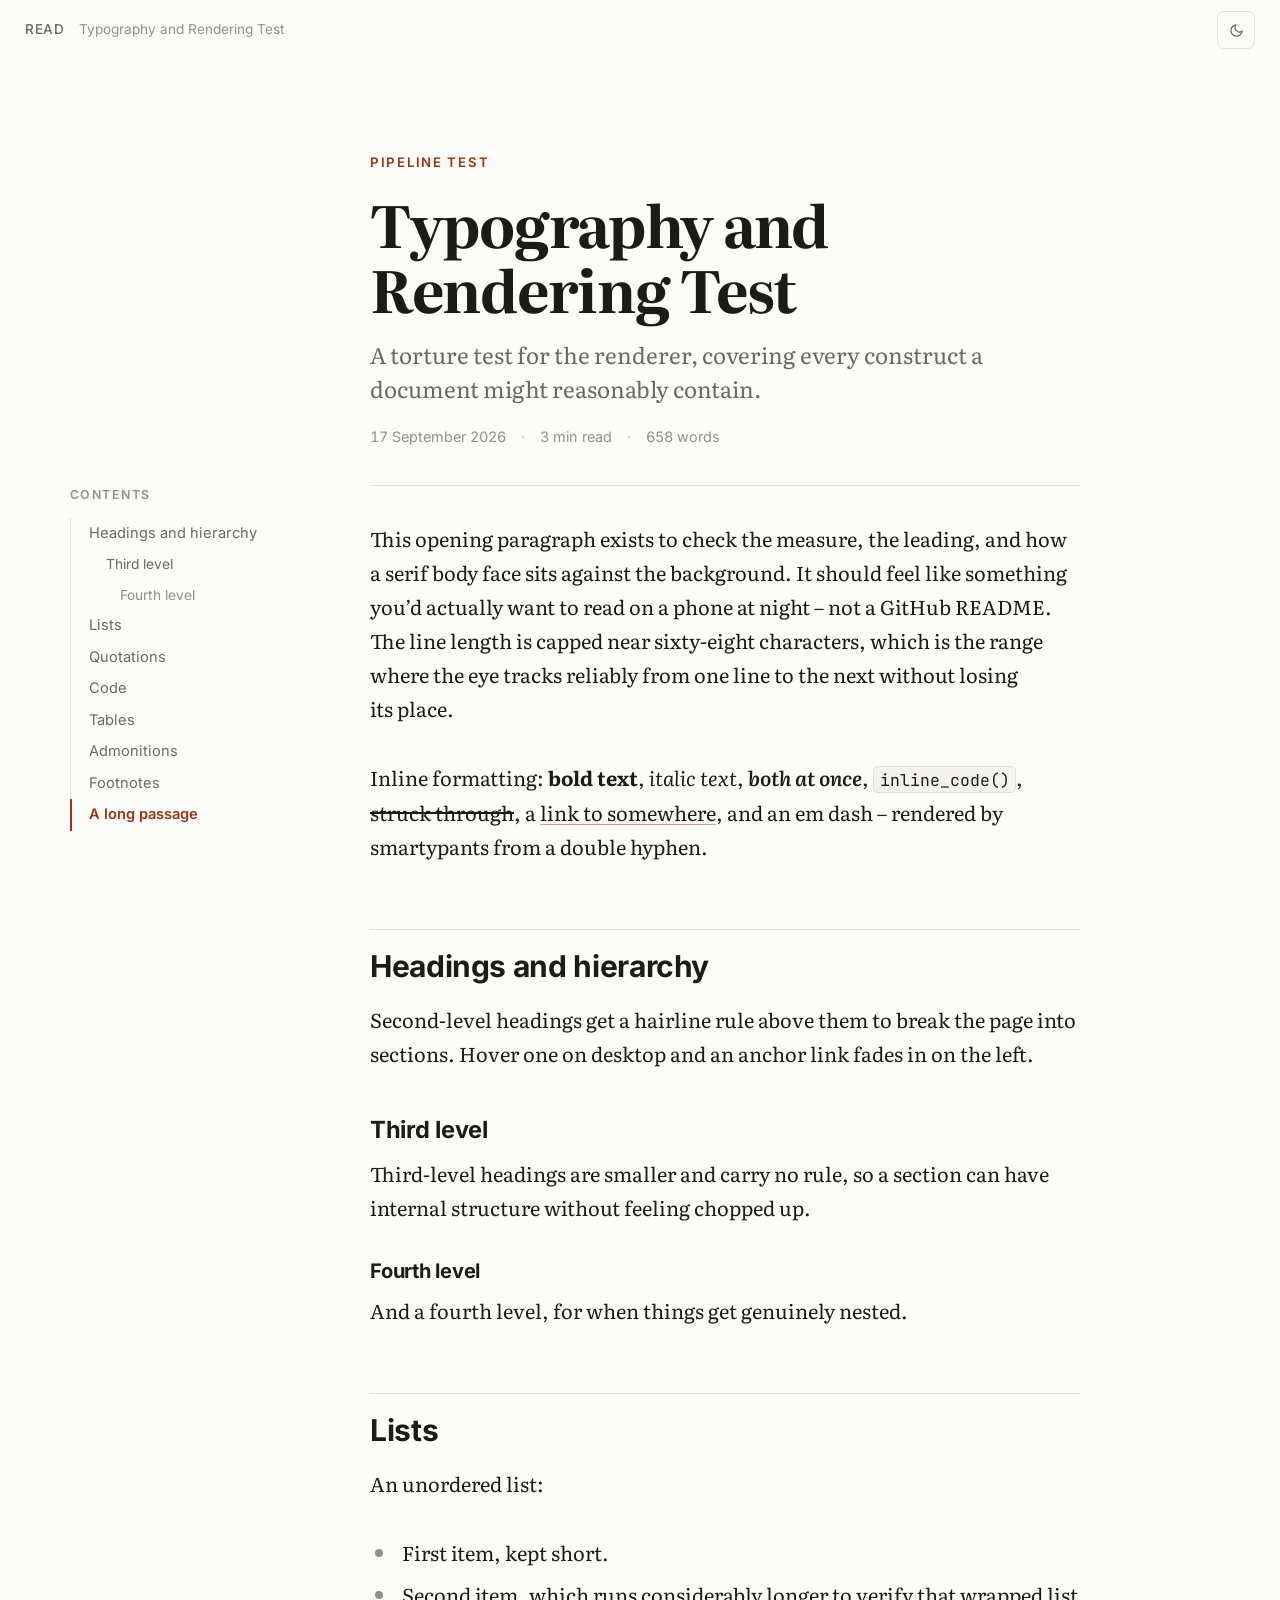
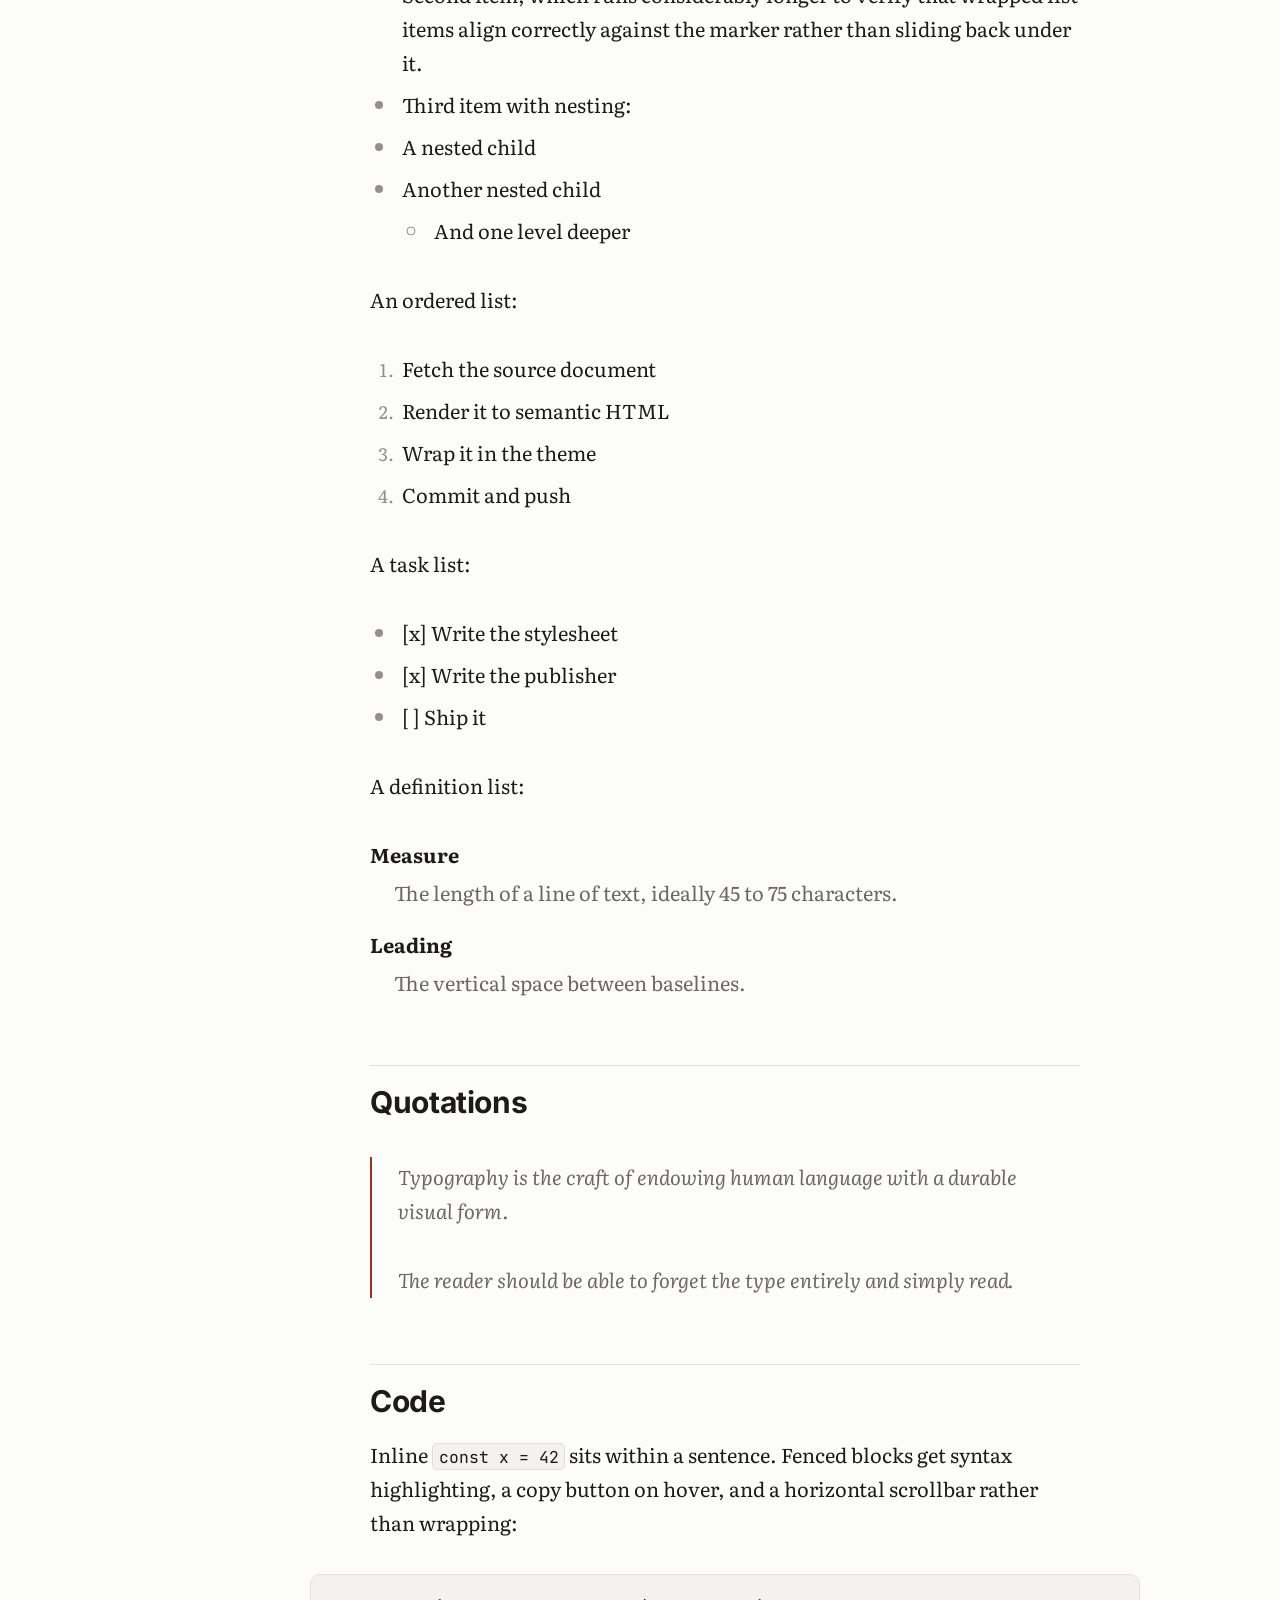
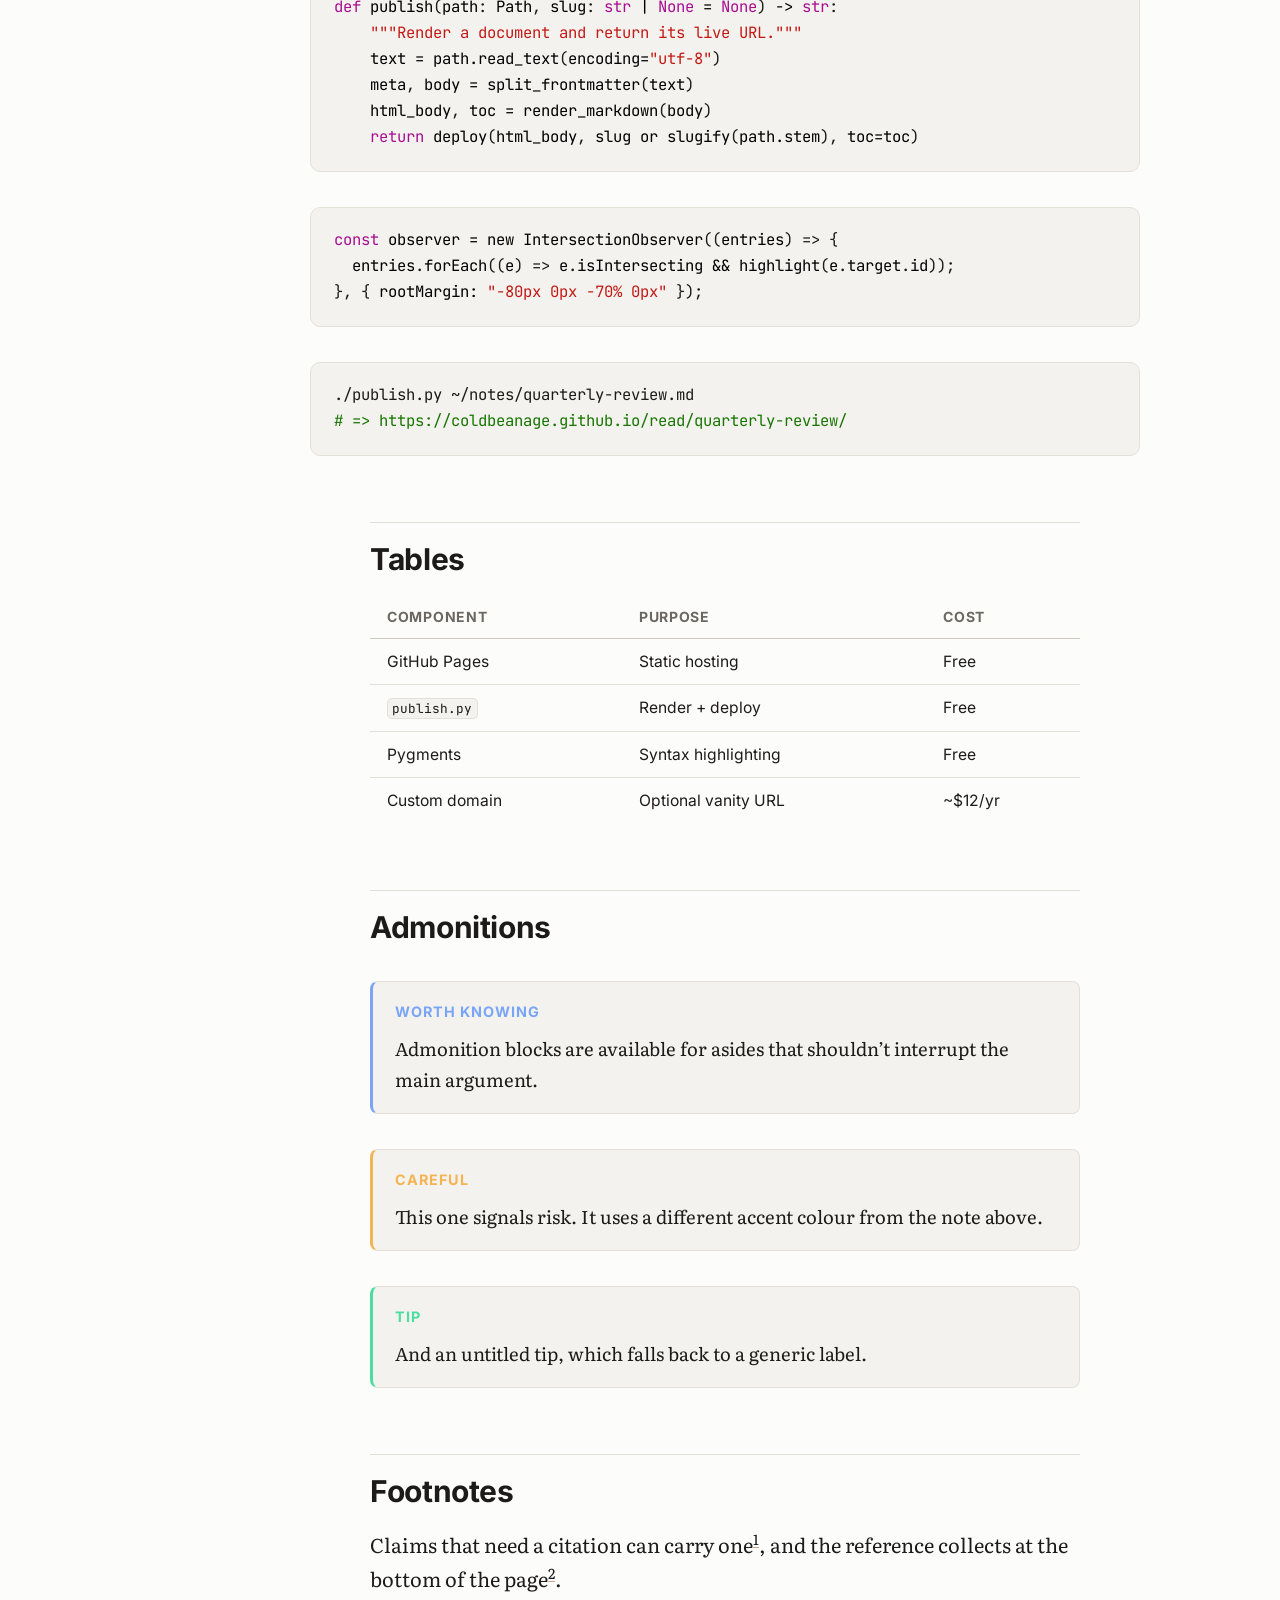
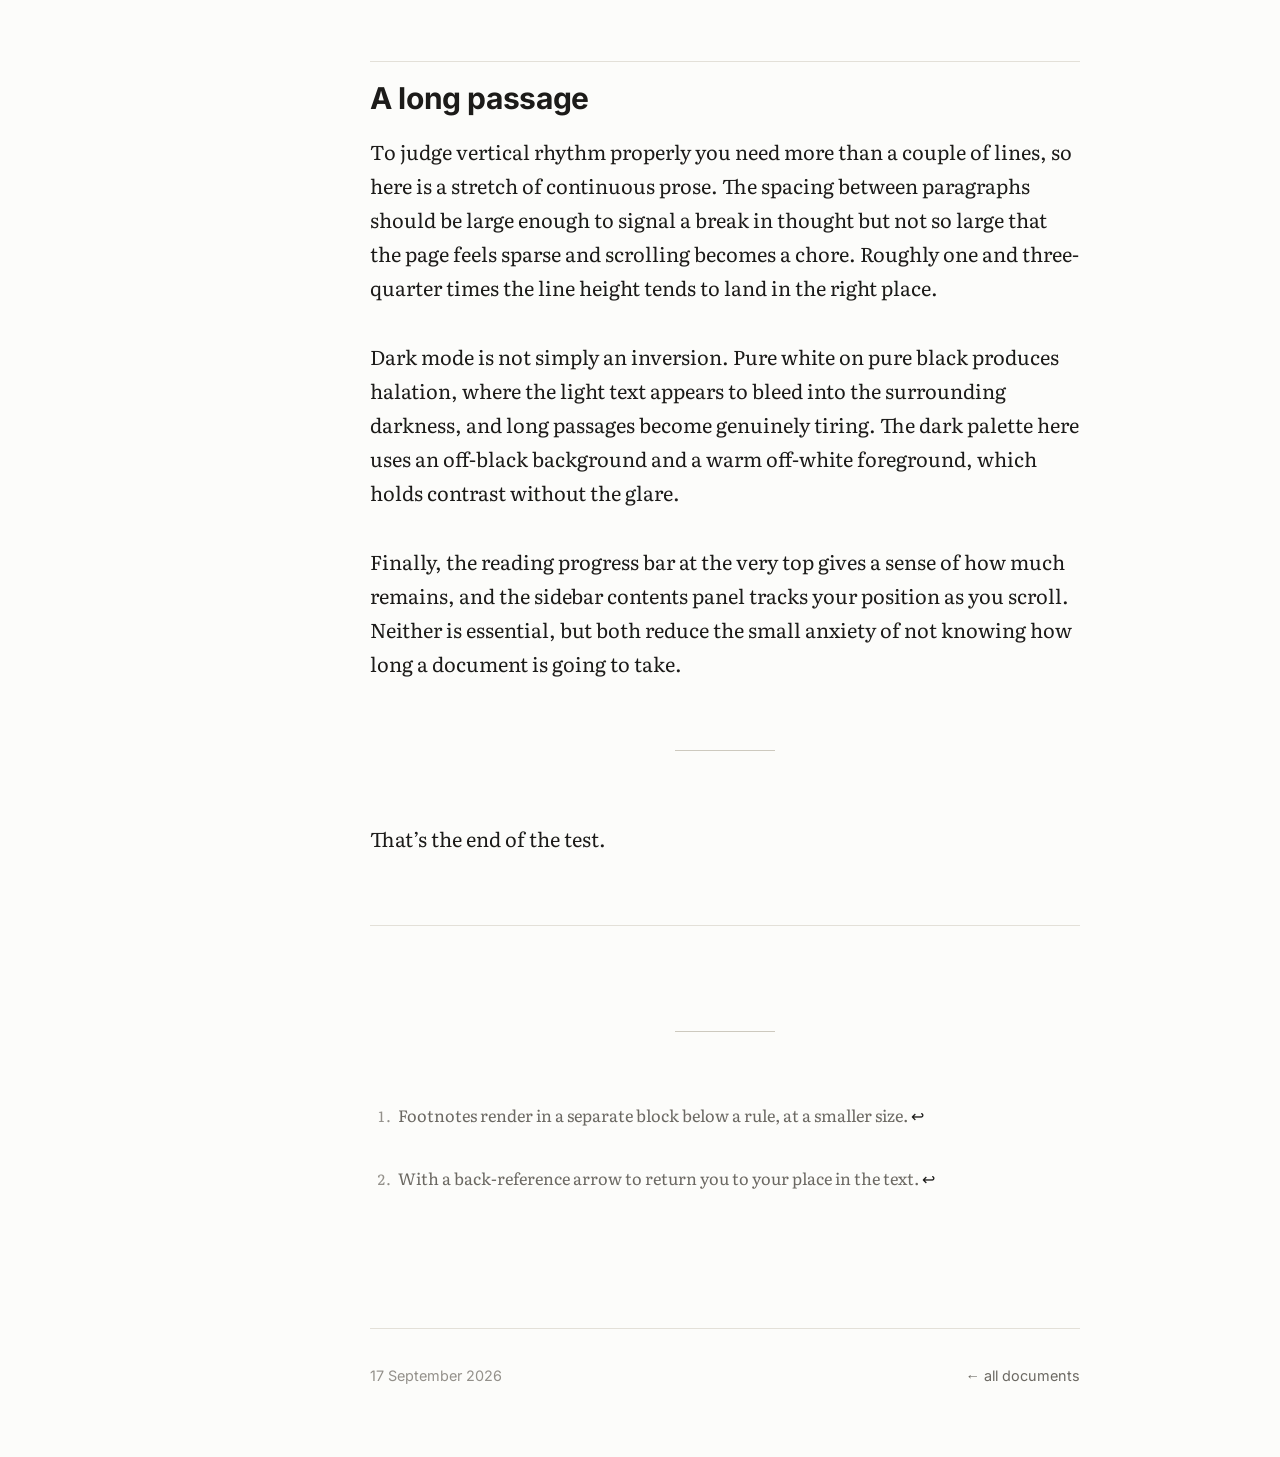
<file: docs/sample/index.html>
<!DOCTYPE html>
<html lang="en">
<head>
<meta charset="utf-8">
<meta name="viewport" content="width=device-width, initial-scale=1, viewport-fit=cover">
<title>Typography and Rendering Test</title>
<meta name="description" content="This opening paragraph exists to check the measure, the leading, and how a serif body face sits against the background.">
<meta name="color-scheme" content="light dark">
<meta property="og:type" content="article">
<meta property="og:title" content="Typography and Rendering Test">
<meta property="og:description" content="This opening paragraph exists to check the measure, the leading, and how a serif body face sits against the background.">
<meta name="twitter:card" content="summary_large_image">
<link rel="preload" as="font" type="font/woff2" crossorigin href="../assets/fonts/literata-latin-400-normal.woff2">
<link rel="preload" as="font" type="font/woff2" crossorigin href="../assets/fonts/inter-latin-600-normal.woff2">
<link rel="stylesheet" href="../assets/fonts.css">
<link rel="stylesheet" href="../assets/theme.css">
<style>
pre { line-height: 125%; }
td.linenos .normal { color: inherit; background-color: transparent; padding-left: 5px; padding-right: 5px; }
span.linenos { color: inherit; background-color: transparent; padding-left: 5px; padding-right: 5px; }
td.linenos .special { color: #000000; background-color: #ffffc0; padding-left: 5px; padding-right: 5px; }
span.linenos.special { color: #000000; background-color: #ffffc0; padding-left: 5px; padding-right: 5px; }
.codehilite .hll { background-color: #ffffcc }
.codehilite { background: #ffffff; }
.codehilite .c { color: #177500 } /* Comment */
.codehilite .err { color: #000 } /* Error */
.codehilite .k { color: #A90D91 } /* Keyword */
.codehilite .l { color: #1C01CE } /* Literal */
.codehilite .n { color: #000 } /* Name */
.codehilite .o { color: #000 } /* Operator */
.codehilite .ch { color: #177500 } /* Comment.Hashbang */
.codehilite .cm { color: #177500 } /* Comment.Multiline */
.codehilite .cp { color: #633820 } /* Comment.Preproc */
.codehilite .cpf { color: #177500 } /* Comment.PreprocFile */
.codehilite .c1 { color: #177500 } /* Comment.Single */
.codehilite .cs { color: #177500 } /* Comment.Special */
.codehilite .kc { color: #A90D91 } /* Keyword.Constant */
.codehilite .kd { color: #A90D91 } /* Keyword.Declaration */
.codehilite .kn { color: #A90D91 } /* Keyword.Namespace */
.codehilite .kp { color: #A90D91 } /* Keyword.Pseudo */
.codehilite .kr { color: #A90D91 } /* Keyword.Reserved */
.codehilite .kt { color: #A90D91 } /* Keyword.Type */
.codehilite .ld { color: #1C01CE } /* Literal.Date */
.codehilite .m { color: #1C01CE } /* Literal.Number */
.codehilite .s { color: #C41A16 } /* Literal.String */
.codehilite .na { color: #836C28 } /* Name.Attribute */
.codehilite .nb { color: #A90D91 } /* Name.Builtin */
.codehilite .nc { color: #3F6E75 } /* Name.Class */
.codehilite .no { color: #000 } /* Name.Constant */
.codehilite .nd { color: #000 } /* Name.Decorator */
.codehilite .ni { color: #000 } /* Name.Entity */
.codehilite .ne { color: #000 } /* Name.Exception */
.codehilite .nf { color: #000 } /* Name.Function */
.codehilite .nl { color: #000 } /* Name.Label */
.codehilite .nn { color: #000 } /* Name.Namespace */
.codehilite .nx { color: #000 } /* Name.Other */
.codehilite .py { color: #000 } /* Name.Property */
.codehilite .nt { color: #000 } /* Name.Tag */
.codehilite .nv { color: #000 } /* Name.Variable */
.codehilite .ow { color: #000 } /* Operator.Word */
.codehilite .mb { color: #1C01CE } /* Literal.Number.Bin */
.codehilite .mf { color: #1C01CE } /* Literal.Number.Float */
.codehilite .mh { color: #1C01CE } /* Literal.Number.Hex */
.codehilite .mi { color: #1C01CE } /* Literal.Number.Integer */
.codehilite .mo { color: #1C01CE } /* Literal.Number.Oct */
.codehilite .sa { color: #C41A16 } /* Literal.String.Affix */
.codehilite .sb { color: #C41A16 } /* Literal.String.Backtick */
.codehilite .sc { color: #2300CE } /* Literal.String.Char */
.codehilite .dl { color: #C41A16 } /* Literal.String.Delimiter */
.codehilite .sd { color: #C41A16 } /* Literal.String.Doc */
.codehilite .s2 { color: #C41A16 } /* Literal.String.Double */
.codehilite .se { color: #C41A16 } /* Literal.String.Escape */
.codehilite .sh { color: #C41A16 } /* Literal.String.Heredoc */
.codehilite .si { color: #C41A16 } /* Literal.String.Interpol */
.codehilite .sx { color: #C41A16 } /* Literal.String.Other */
.codehilite .sr { color: #C41A16 } /* Literal.String.Regex */
.codehilite .s1 { color: #C41A16 } /* Literal.String.Single */
.codehilite .ss { color: #C41A16 } /* Literal.String.Symbol */
.codehilite .bp { color: #5B269A } /* Name.Builtin.Pseudo */
.codehilite .fm { color: #000 } /* Name.Function.Magic */
.codehilite .vc { color: #000 } /* Name.Variable.Class */
.codehilite .vg { color: #000 } /* Name.Variable.Global */
.codehilite .vi { color: #000 } /* Name.Variable.Instance */
.codehilite .vm { color: #000 } /* Name.Variable.Magic */
.codehilite .il { color: #1C01CE } /* Literal.Number.Integer.Long */
pre { line-height: 125%; }
td.linenos .normal { color: #6e7681; background-color: #0d1117; padding-left: 5px; padding-right: 5px; }
span.linenos { color: #6e7681; background-color: #0d1117; padding-left: 5px; padding-right: 5px; }
td.linenos .special { color: #e6edf3; background-color: #6e7681; padding-left: 5px; padding-right: 5px; }
span.linenos.special { color: #e6edf3; background-color: #6e7681; padding-left: 5px; padding-right: 5px; }
html[data-theme="dark"] .codehilite .hll { background-color: #6e7681 }
html[data-theme="dark"] .codehilite { background: #0d1117; color: #E6EDF3 }
html[data-theme="dark"] .codehilite .c { color: #8B949E; font-style: italic } /* Comment */
html[data-theme="dark"] .codehilite .err { color: #F85149 } /* Error */
html[data-theme="dark"] .codehilite .esc { color: #E6EDF3 } /* Escape */
html[data-theme="dark"] .codehilite .g { color: #E6EDF3 } /* Generic */
html[data-theme="dark"] .codehilite .k { color: #FF7B72 } /* Keyword */
html[data-theme="dark"] .codehilite .l { color: #A5D6FF } /* Literal */
html[data-theme="dark"] .codehilite .n { color: #E6EDF3 } /* Name */
html[data-theme="dark"] .codehilite .o { color: #FF7B72; font-weight: bold } /* Operator */
html[data-theme="dark"] .codehilite .x { color: #E6EDF3 } /* Other */
html[data-theme="dark"] .codehilite .p { color: #E6EDF3 } /* Punctuation */
html[data-theme="dark"] .codehilite .ch { color: #8B949E; font-style: italic } /* Comment.Hashbang */
html[data-theme="dark"] .codehilite .cm { color: #8B949E; font-style: italic } /* Comment.Multiline */
html[data-theme="dark"] .codehilite .cp { color: #8B949E; font-weight: bold; font-style: italic } /* Comment.Preproc */
html[data-theme="dark"] .codehilite .cpf { color: #8B949E; font-style: italic } /* Comment.PreprocFile */
html[data-theme="dark"] .codehilite .c1 { color: #8B949E; font-style: italic } /* Comment.Single */
html[data-theme="dark"] .codehilite .cs { color: #8B949E; font-weight: bold; font-style: italic } /* Comment.Special */
html[data-theme="dark"] .codehilite .gd { color: #FFA198; background-color: #490202 } /* Generic.Deleted */
html[data-theme="dark"] .codehilite .ge { color: #E6EDF3; font-style: italic } /* Generic.Emph */
html[data-theme="dark"] .codehilite .ges { color: #E6EDF3; font-weight: bold; font-style: italic } /* Generic.EmphStrong */
html[data-theme="dark"] .codehilite .gr { color: #FFA198 } /* Generic.Error */
html[data-theme="dark"] .codehilite .gh { color: #79C0FF; font-weight: bold } /* Generic.Heading */
html[data-theme="dark"] .codehilite .gi { color: #56D364; background-color: #0F5323 } /* Generic.Inserted */
html[data-theme="dark"] .codehilite .go { color: #8B949E } /* Generic.Output */
html[data-theme="dark"] .codehilite .gp { color: #8B949E } /* Generic.Prompt */
html[data-theme="dark"] .codehilite .gs { color: #E6EDF3; font-weight: bold } /* Generic.Strong */
html[data-theme="dark"] .codehilite .gu { color: #79C0FF } /* Generic.Subheading */
html[data-theme="dark"] .codehilite .gt { color: #FF7B72 } /* Generic.Traceback */
html[data-theme="dark"] .codehilite .g-Underline { color: #E6EDF3; text-decoration: underline } /* Generic.Underline */
html[data-theme="dark"] .codehilite .kc { color: #79C0FF } /* Keyword.Constant */
html[data-theme="dark"] .codehilite .kd { color: #FF7B72 } /* Keyword.Declaration */
html[data-theme="dark"] .codehilite .kn { color: #FF7B72 } /* Keyword.Namespace */
html[data-theme="dark"] .codehilite .kp { color: #79C0FF } /* Keyword.Pseudo */
html[data-theme="dark"] .codehilite .kr { color: #FF7B72 } /* Keyword.Reserved */
html[data-theme="dark"] .codehilite .kt { color: #FF7B72 } /* Keyword.Type */
html[data-theme="dark"] .codehilite .ld { color: #79C0FF } /* Literal.Date */
html[data-theme="dark"] .codehilite .m { color: #A5D6FF } /* Literal.Number */
html[data-theme="dark"] .codehilite .s { color: #A5D6FF } /* Literal.String */
html[data-theme="dark"] .codehilite .na { color: #E6EDF3 } /* Name.Attribute */
html[data-theme="dark"] .codehilite .nb { color: #E6EDF3 } /* Name.Builtin */
html[data-theme="dark"] .codehilite .nc { color: #F0883E; font-weight: bold } /* Name.Class */
html[data-theme="dark"] .codehilite .no { color: #79C0FF; font-weight: bold } /* Name.Constant */
html[data-theme="dark"] .codehilite .nd { color: #D2A8FF; font-weight: bold } /* Name.Decorator */
html[data-theme="dark"] .codehilite .ni { color: #FFA657 } /* Name.Entity */
html[data-theme="dark"] .codehilite .ne { color: #F0883E; font-weight: bold } /* Name.Exception */
html[data-theme="dark"] .codehilite .nf { color: #D2A8FF; font-weight: bold } /* Name.Function */
html[data-theme="dark"] .codehilite .nl { color: #79C0FF; font-weight: bold } /* Name.Label */
html[data-theme="dark"] .codehilite .nn { color: #FF7B72 } /* Name.Namespace */
html[data-theme="dark"] .codehilite .nx { color: #E6EDF3 } /* Name.Other */
html[data-theme="dark"] .codehilite .py { color: #79C0FF } /* Name.Property */
html[data-theme="dark"] .codehilite .nt { color: #7EE787 } /* Name.Tag */
html[data-theme="dark"] .codehilite .nv { color: #79C0FF } /* Name.Variable */
html[data-theme="dark"] .codehilite .ow { color: #FF7B72; font-weight: bold } /* Operator.Word */
html[data-theme="dark"] .codehilite .pm { color: #E6EDF3 } /* Punctuation.Marker */
html[data-theme="dark"] .codehilite .w { color: #6E7681 } /* Text.Whitespace */
html[data-theme="dark"] .codehilite .mb { color: #A5D6FF } /* Literal.Number.Bin */
html[data-theme="dark"] .codehilite .mf { color: #A5D6FF } /* Literal.Number.Float */
html[data-theme="dark"] .codehilite .mh { color: #A5D6FF } /* Literal.Number.Hex */
html[data-theme="dark"] .codehilite .mi { color: #A5D6FF } /* Literal.Number.Integer */
html[data-theme="dark"] .codehilite .mo { color: #A5D6FF } /* Literal.Number.Oct */
html[data-theme="dark"] .codehilite .sa { color: #79C0FF } /* Literal.String.Affix */
html[data-theme="dark"] .codehilite .sb { color: #A5D6FF } /* Literal.String.Backtick */
html[data-theme="dark"] .codehilite .sc { color: #A5D6FF } /* Literal.String.Char */
html[data-theme="dark"] .codehilite .dl { color: #79C0FF } /* Literal.String.Delimiter */
html[data-theme="dark"] .codehilite .sd { color: #A5D6FF } /* Literal.String.Doc */
html[data-theme="dark"] .codehilite .s2 { color: #A5D6FF } /* Literal.String.Double */
html[data-theme="dark"] .codehilite .se { color: #79C0FF } /* Literal.String.Escape */
html[data-theme="dark"] .codehilite .sh { color: #79C0FF } /* Literal.String.Heredoc */
html[data-theme="dark"] .codehilite .si { color: #A5D6FF } /* Literal.String.Interpol */
html[data-theme="dark"] .codehilite .sx { color: #A5D6FF } /* Literal.String.Other */
html[data-theme="dark"] .codehilite .sr { color: #79C0FF } /* Literal.String.Regex */
html[data-theme="dark"] .codehilite .s1 { color: #A5D6FF } /* Literal.String.Single */
html[data-theme="dark"] .codehilite .ss { color: #A5D6FF } /* Literal.String.Symbol */
html[data-theme="dark"] .codehilite .bp { color: #E6EDF3 } /* Name.Builtin.Pseudo */
html[data-theme="dark"] .codehilite .fm { color: #D2A8FF; font-weight: bold } /* Name.Function.Magic */
html[data-theme="dark"] .codehilite .vc { color: #79C0FF } /* Name.Variable.Class */
html[data-theme="dark"] .codehilite .vg { color: #79C0FF } /* Name.Variable.Global */
html[data-theme="dark"] .codehilite .vi { color: #79C0FF } /* Name.Variable.Instance */
html[data-theme="dark"] .codehilite .vm { color: #79C0FF } /* Name.Variable.Magic */
html[data-theme="dark"] .codehilite .il { color: #A5D6FF } /* Literal.Number.Integer.Long */
@media (prefers-color-scheme: dark) {
pre { line-height: 125%; }
td.linenos .normal { color: #6e7681; background-color: #0d1117; padding-left: 5px; padding-right: 5px; }
span.linenos { color: #6e7681; background-color: #0d1117; padding-left: 5px; padding-right: 5px; }
td.linenos .special { color: #e6edf3; background-color: #6e7681; padding-left: 5px; padding-right: 5px; }
span.linenos.special { color: #e6edf3; background-color: #6e7681; padding-left: 5px; padding-right: 5px; }
html:not([data-theme="light"]) .codehilite .hll { background-color: #6e7681 }
html:not([data-theme="light"]) .codehilite { background: #0d1117; color: #E6EDF3 }
html:not([data-theme="light"]) .codehilite .c { color: #8B949E; font-style: italic } /* Comment */
html:not([data-theme="light"]) .codehilite .err { color: #F85149 } /* Error */
html:not([data-theme="light"]) .codehilite .esc { color: #E6EDF3 } /* Escape */
html:not([data-theme="light"]) .codehilite .g { color: #E6EDF3 } /* Generic */
html:not([data-theme="light"]) .codehilite .k { color: #FF7B72 } /* Keyword */
html:not([data-theme="light"]) .codehilite .l { color: #A5D6FF } /* Literal */
html:not([data-theme="light"]) .codehilite .n { color: #E6EDF3 } /* Name */
html:not([data-theme="light"]) .codehilite .o { color: #FF7B72; font-weight: bold } /* Operator */
html:not([data-theme="light"]) .codehilite .x { color: #E6EDF3 } /* Other */
html:not([data-theme="light"]) .codehilite .p { color: #E6EDF3 } /* Punctuation */
html:not([data-theme="light"]) .codehilite .ch { color: #8B949E; font-style: italic } /* Comment.Hashbang */
html:not([data-theme="light"]) .codehilite .cm { color: #8B949E; font-style: italic } /* Comment.Multiline */
html:not([data-theme="light"]) .codehilite .cp { color: #8B949E; font-weight: bold; font-style: italic } /* Comment.Preproc */
html:not([data-theme="light"]) .codehilite .cpf { color: #8B949E; font-style: italic } /* Comment.PreprocFile */
html:not([data-theme="light"]) .codehilite .c1 { color: #8B949E; font-style: italic } /* Comment.Single */
html:not([data-theme="light"]) .codehilite .cs { color: #8B949E; font-weight: bold; font-style: italic } /* Comment.Special */
html:not([data-theme="light"]) .codehilite .gd { color: #FFA198; background-color: #490202 } /* Generic.Deleted */
html:not([data-theme="light"]) .codehilite .ge { color: #E6EDF3; font-style: italic } /* Generic.Emph */
html:not([data-theme="light"]) .codehilite .ges { color: #E6EDF3; font-weight: bold; font-style: italic } /* Generic.EmphStrong */
html:not([data-theme="light"]) .codehilite .gr { color: #FFA198 } /* Generic.Error */
html:not([data-theme="light"]) .codehilite .gh { color: #79C0FF; font-weight: bold } /* Generic.Heading */
html:not([data-theme="light"]) .codehilite .gi { color: #56D364; background-color: #0F5323 } /* Generic.Inserted */
html:not([data-theme="light"]) .codehilite .go { color: #8B949E } /* Generic.Output */
html:not([data-theme="light"]) .codehilite .gp { color: #8B949E } /* Generic.Prompt */
html:not([data-theme="light"]) .codehilite .gs { color: #E6EDF3; font-weight: bold } /* Generic.Strong */
html:not([data-theme="light"]) .codehilite .gu { color: #79C0FF } /* Generic.Subheading */
html:not([data-theme="light"]) .codehilite .gt { color: #FF7B72 } /* Generic.Traceback */
html:not([data-theme="light"]) .codehilite .g-Underline { color: #E6EDF3; text-decoration: underline } /* Generic.Underline */
html:not([data-theme="light"]) .codehilite .kc { color: #79C0FF } /* Keyword.Constant */
html:not([data-theme="light"]) .codehilite .kd { color: #FF7B72 } /* Keyword.Declaration */
html:not([data-theme="light"]) .codehilite .kn { color: #FF7B72 } /* Keyword.Namespace */
html:not([data-theme="light"]) .codehilite .kp { color: #79C0FF } /* Keyword.Pseudo */
html:not([data-theme="light"]) .codehilite .kr { color: #FF7B72 } /* Keyword.Reserved */
html:not([data-theme="light"]) .codehilite .kt { color: #FF7B72 } /* Keyword.Type */
html:not([data-theme="light"]) .codehilite .ld { color: #79C0FF } /* Literal.Date */
html:not([data-theme="light"]) .codehilite .m { color: #A5D6FF } /* Literal.Number */
html:not([data-theme="light"]) .codehilite .s { color: #A5D6FF } /* Literal.String */
html:not([data-theme="light"]) .codehilite .na { color: #E6EDF3 } /* Name.Attribute */
html:not([data-theme="light"]) .codehilite .nb { color: #E6EDF3 } /* Name.Builtin */
html:not([data-theme="light"]) .codehilite .nc { color: #F0883E; font-weight: bold } /* Name.Class */
html:not([data-theme="light"]) .codehilite .no { color: #79C0FF; font-weight: bold } /* Name.Constant */
html:not([data-theme="light"]) .codehilite .nd { color: #D2A8FF; font-weight: bold } /* Name.Decorator */
html:not([data-theme="light"]) .codehilite .ni { color: #FFA657 } /* Name.Entity */
html:not([data-theme="light"]) .codehilite .ne { color: #F0883E; font-weight: bold } /* Name.Exception */
html:not([data-theme="light"]) .codehilite .nf { color: #D2A8FF; font-weight: bold } /* Name.Function */
html:not([data-theme="light"]) .codehilite .nl { color: #79C0FF; font-weight: bold } /* Name.Label */
html:not([data-theme="light"]) .codehilite .nn { color: #FF7B72 } /* Name.Namespace */
html:not([data-theme="light"]) .codehilite .nx { color: #E6EDF3 } /* Name.Other */
html:not([data-theme="light"]) .codehilite .py { color: #79C0FF } /* Name.Property */
html:not([data-theme="light"]) .codehilite .nt { color: #7EE787 } /* Name.Tag */
html:not([data-theme="light"]) .codehilite .nv { color: #79C0FF } /* Name.Variable */
html:not([data-theme="light"]) .codehilite .ow { color: #FF7B72; font-weight: bold } /* Operator.Word */
html:not([data-theme="light"]) .codehilite .pm { color: #E6EDF3 } /* Punctuation.Marker */
html:not([data-theme="light"]) .codehilite .w { color: #6E7681 } /* Text.Whitespace */
html:not([data-theme="light"]) .codehilite .mb { color: #A5D6FF } /* Literal.Number.Bin */
html:not([data-theme="light"]) .codehilite .mf { color: #A5D6FF } /* Literal.Number.Float */
html:not([data-theme="light"]) .codehilite .mh { color: #A5D6FF } /* Literal.Number.Hex */
html:not([data-theme="light"]) .codehilite .mi { color: #A5D6FF } /* Literal.Number.Integer */
html:not([data-theme="light"]) .codehilite .mo { color: #A5D6FF } /* Literal.Number.Oct */
html:not([data-theme="light"]) .codehilite .sa { color: #79C0FF } /* Literal.String.Affix */
html:not([data-theme="light"]) .codehilite .sb { color: #A5D6FF } /* Literal.String.Backtick */
html:not([data-theme="light"]) .codehilite .sc { color: #A5D6FF } /* Literal.String.Char */
html:not([data-theme="light"]) .codehilite .dl { color: #79C0FF } /* Literal.String.Delimiter */
html:not([data-theme="light"]) .codehilite .sd { color: #A5D6FF } /* Literal.String.Doc */
html:not([data-theme="light"]) .codehilite .s2 { color: #A5D6FF } /* Literal.String.Double */
html:not([data-theme="light"]) .codehilite .se { color: #79C0FF } /* Literal.String.Escape */
html:not([data-theme="light"]) .codehilite .sh { color: #79C0FF } /* Literal.String.Heredoc */
html:not([data-theme="light"]) .codehilite .si { color: #A5D6FF } /* Literal.String.Interpol */
html:not([data-theme="light"]) .codehilite .sx { color: #A5D6FF } /* Literal.String.Other */
html:not([data-theme="light"]) .codehilite .sr { color: #79C0FF } /* Literal.String.Regex */
html:not([data-theme="light"]) .codehilite .s1 { color: #A5D6FF } /* Literal.String.Single */
html:not([data-theme="light"]) .codehilite .ss { color: #A5D6FF } /* Literal.String.Symbol */
html:not([data-theme="light"]) .codehilite .bp { color: #E6EDF3 } /* Name.Builtin.Pseudo */
html:not([data-theme="light"]) .codehilite .fm { color: #D2A8FF; font-weight: bold } /* Name.Function.Magic */
html:not([data-theme="light"]) .codehilite .vc { color: #79C0FF } /* Name.Variable.Class */
html:not([data-theme="light"]) .codehilite .vg { color: #79C0FF } /* Name.Variable.Global */
html:not([data-theme="light"]) .codehilite .vi { color: #79C0FF } /* Name.Variable.Instance */
html:not([data-theme="light"]) .codehilite .vm { color: #79C0FF } /* Name.Variable.Magic */
html:not([data-theme="light"]) .codehilite .il { color: #A5D6FF } /* Literal.Number.Integer.Long */
}

</style>
<script>
  (function () {
    try {
      var t = localStorage.getItem("read-theme");
      if (t) document.documentElement.setAttribute("data-theme", t);
    } catch (e) {}
  })();
</script>
</head>
<body>
<div id="progress" role="presentation"></div>

<div class="topbar" id="topbar">
  <a class="home" href="../">read</a>
  <span class="crumb">Typography and Rendering Test</span>
  <button class="iconbtn" id="theme-toggle" type="button" aria-label="Toggle dark mode" title="Toggle dark mode">
    <svg class="icon-moon" viewBox="0 0 24 24" fill="none" stroke="currentColor" stroke-width="2"
         stroke-linecap="round" stroke-linejoin="round"><path d="M21 12.8A9 9 0 1 1 11.2 3a7 7 0 0 0 9.8 9.8z"/></svg>
    <svg class="icon-sun" viewBox="0 0 24 24" fill="none" stroke="currentColor" stroke-width="2"
         stroke-linecap="round" stroke-linejoin="round"><circle cx="12" cy="12" r="4"/><path d="M12 2v2M12 20v2M4.9 4.9l1.4 1.4M17.7 17.7l1.4 1.4M2 12h2M20 12h2M4.9 19.1l1.4-1.4M17.7 6.3l1.4-1.4"/></svg>
  </button>
</div>

<div class="shell">
  <header class="doc-head">
    <p class="kicker">Pipeline test</p>
    <h1 class="title">Typography and Rendering Test</h1>
    <p class="subtitle">A torture test for the renderer, covering every construct a document might reasonably contain.</p>
    <p class="meta"><span>17 September 2026</span><span class="dot">&middot;</span><span>3 min read</span><span class="dot">&middot;</span><span>658 words</span></p>
  </header>
  <details class="toc-inline"><summary>Contents</summary><ul><li class="lvl-2"><a href="#headings-and-hierarchy">Headings and hierarchy</a></li><li class="lvl-3"><a href="#third-level">Third level</a></li><li class="lvl-4"><a href="#fourth-level">Fourth level</a></li><li class="lvl-2"><a href="#lists">Lists</a></li><li class="lvl-2"><a href="#quotations">Quotations</a></li><li class="lvl-2"><a href="#code">Code</a></li><li class="lvl-2"><a href="#tables">Tables</a></li><li class="lvl-2"><a href="#admonitions">Admonitions</a></li><li class="lvl-2"><a href="#footnotes">Footnotes</a></li><li class="lvl-2"><a href="#a-long-passage">A long passage</a></li></ul></details>
  <nav class="toc" aria-label="Table of contents"><div class="toc-label">Contents</div><ul><li class="lvl-2"><a href="#headings-and-hierarchy">Headings and hierarchy</a></li><li class="lvl-3"><a href="#third-level">Third level</a></li><li class="lvl-4"><a href="#fourth-level">Fourth level</a></li><li class="lvl-2"><a href="#lists">Lists</a></li><li class="lvl-2"><a href="#quotations">Quotations</a></li><li class="lvl-2"><a href="#code">Code</a></li><li class="lvl-2"><a href="#tables">Tables</a></li><li class="lvl-2"><a href="#admonitions">Admonitions</a></li><li class="lvl-2"><a href="#footnotes">Footnotes</a></li><li class="lvl-2"><a href="#a-long-passage">A long passage</a></li></ul></nav>
  <main class="prose" id="prose">
<p>This opening paragraph exists to check the measure, the leading, and how a serif body face sits against the background. It should feel like something you&rsquo;d actually want to read on a phone at night &ndash; not a GitHub README. The line length is capped near sixty-eight characters, which is the range where the eye tracks reliably from one line to the next without losing its place.</p>
<p>Inline formatting: <strong>bold text</strong>, <em>italic text</em>, <strong><em>both at once</em></strong>, <code>inline_code()</code>, <del>struck through</del>, a <a href="https://example.com">link to somewhere</a>, and an em dash &ndash; rendered by smartypants from a double hyphen.</p>
<h2 id="headings-and-hierarchy">Headings and hierarchy<a class="headerlink" href="#headings-and-hierarchy" title="Link to this section">&para;</a></h2>
<p>Second-level headings get a hairline rule above them to break the page into sections. Hover one on desktop and an anchor link fades in on the left.</p>
<h3 id="third-level">Third level<a class="headerlink" href="#third-level" title="Link to this section">&para;</a></h3>
<p>Third-level headings are smaller and carry no rule, so a section can have internal structure without feeling chopped up.</p>
<h4 id="fourth-level">Fourth level<a class="headerlink" href="#fourth-level" title="Link to this section">&para;</a></h4>
<p>And a fourth level, for when things get genuinely nested.</p>
<h2 id="lists">Lists<a class="headerlink" href="#lists" title="Link to this section">&para;</a></h2>
<p>An unordered list:</p>
<ul>
<li>First item, kept short.</li>
<li>Second item, which runs considerably longer to verify that wrapped list items align correctly against the marker rather than sliding back under it.</li>
<li>Third item with nesting:</li>
<li>A nested child</li>
<li>Another nested child<ul>
<li>And one level deeper</li>
</ul>
</li>
</ul>
<p>An ordered list:</p>
<ol>
<li>Fetch the source document</li>
<li>Render it to semantic HTML</li>
<li>Wrap it in the theme</li>
<li>Commit and push</li>
</ol>
<p>A task list:</p>
<ul>
<li>[x] Write the stylesheet</li>
<li>[x] Write the publisher</li>
<li>[ ] Ship it</li>
</ul>
<p>A definition list:</p>
<dl>
<dt>Measure</dt>
<dd>The length of a line of text, ideally 45 to 75 characters.</dd>
<dt>Leading</dt>
<dd>The vertical space between baselines.</dd>
</dl>
<h2 id="quotations">Quotations<a class="headerlink" href="#quotations" title="Link to this section">&para;</a></h2>
<blockquote>
<p>Typography is the craft of endowing human language with a durable visual form.</p>
<p>The reader should be able to forget the type entirely and simply read.</p>
</blockquote>
<h2 id="code">Code<a class="headerlink" href="#code" title="Link to this section">&para;</a></h2>
<p>Inline <code>const x = 42</code> sits within a sentence. Fenced blocks get syntax highlighting, a copy button on hover, and a horizontal scrollbar rather than wrapping:</p>
<div class="codehilite"><pre><span></span><code><span class="k">def</span><span class="w"> </span><span class="nf">publish</span><span class="p">(</span><span class="n">path</span><span class="p">:</span> <span class="n">Path</span><span class="p">,</span> <span class="n">slug</span><span class="p">:</span> <span class="nb">str</span> <span class="o">|</span> <span class="kc">None</span> <span class="o">=</span> <span class="kc">None</span><span class="p">)</span> <span class="o">-&gt;</span> <span class="nb">str</span><span class="p">:</span>
<span class="w">    </span><span class="sd">"""Render a document and return its live URL."""</span>
    <span class="n">text</span> <span class="o">=</span> <span class="n">path</span><span class="o">.</span><span class="n">read_text</span><span class="p">(</span><span class="n">encoding</span><span class="o">=</span><span class="s2">"utf-8"</span><span class="p">)</span>
    <span class="n">meta</span><span class="p">,</span> <span class="n">body</span> <span class="o">=</span> <span class="n">split_frontmatter</span><span class="p">(</span><span class="n">text</span><span class="p">)</span>
    <span class="n">html_body</span><span class="p">,</span> <span class="n">toc</span> <span class="o">=</span> <span class="n">render_markdown</span><span class="p">(</span><span class="n">body</span><span class="p">)</span>
    <span class="k">return</span> <span class="n">deploy</span><span class="p">(</span><span class="n">html_body</span><span class="p">,</span> <span class="n">slug</span> <span class="ow">or</span> <span class="n">slugify</span><span class="p">(</span><span class="n">path</span><span class="o">.</span><span class="n">stem</span><span class="p">),</span> <span class="n">toc</span><span class="o">=</span><span class="n">toc</span><span class="p">)</span>
</code></pre></div>

<div class="codehilite"><pre><span></span><code><span class="kd">const</span><span class="w"> </span><span class="nx">observer</span><span class="w"> </span><span class="o">=</span><span class="w"> </span><span class="ow">new</span><span class="w"> </span><span class="nx">IntersectionObserver</span><span class="p">((</span><span class="nx">entries</span><span class="p">)</span><span class="w"> </span><span class="p">=&gt;</span><span class="w"> </span><span class="p">{</span>
<span class="w">  </span><span class="nx">entries</span><span class="p">.</span><span class="nx">forEach</span><span class="p">((</span><span class="nx">e</span><span class="p">)</span><span class="w"> </span><span class="p">=&gt;</span><span class="w"> </span><span class="nx">e</span><span class="p">.</span><span class="nx">isIntersecting</span><span class="w"> </span><span class="o">&amp;&amp;</span><span class="w"> </span><span class="nx">highlight</span><span class="p">(</span><span class="nx">e</span><span class="p">.</span><span class="nx">target</span><span class="p">.</span><span class="nx">id</span><span class="p">));</span>
<span class="p">},</span><span class="w"> </span><span class="p">{</span><span class="w"> </span><span class="nx">rootMargin</span><span class="o">:</span><span class="w"> </span><span class="s2">"-80px 0px -70% 0px"</span><span class="w"> </span><span class="p">});</span>
</code></pre></div>

<div class="codehilite"><pre><span></span><code>./publish.py<span class="w"> </span>~/notes/quarterly-review.md
<span class="c1"># =&gt; https://coldbeanage.github.io/read/quarterly-review/</span>
</code></pre></div>

<h2 id="tables">Tables<a class="headerlink" href="#tables" title="Link to this section">&para;</a></h2>
<table>
<thead>
<tr>
<th>Component</th>
<th>Purpose</th>
<th>Cost</th>
</tr>
</thead>
<tbody>
<tr>
<td>GitHub Pages</td>
<td>Static hosting</td>
<td>Free</td>
</tr>
<tr>
<td><code>publish.py</code></td>
<td>Render + deploy</td>
<td>Free</td>
</tr>
<tr>
<td>Pygments</td>
<td>Syntax highlighting</td>
<td>Free</td>
</tr>
<tr>
<td>Custom domain</td>
<td>Optional vanity URL</td>
<td>~$12/yr</td>
</tr>
</tbody>
</table>
<h2 id="admonitions">Admonitions<a class="headerlink" href="#admonitions" title="Link to this section">&para;</a></h2>
<div class="admonition note">
<p class="admonition-title">Worth knowing</p>
<p>Admonition blocks are available for asides that shouldn&rsquo;t interrupt the main argument.</p>
</div>
<div class="admonition warning">
<p class="admonition-title">Careful</p>
<p>This one signals risk. It uses a different accent colour from the note above.</p>
</div>
<div class="admonition tip">
<p class="admonition-title">Tip</p>
<p>And an untitled tip, which falls back to a generic label.</p>
</div>
<h2 id="footnotes">Footnotes<a class="headerlink" href="#footnotes" title="Link to this section">&para;</a></h2>
<p>Claims that need a citation can carry one<sup id="fnref:1"><a class="footnote-ref" href="#fn:1">1</a></sup>, and the reference collects at the bottom of the page<sup id="fnref:2"><a class="footnote-ref" href="#fn:2">2</a></sup>.</p>
<h2 id="a-long-passage">A long passage<a class="headerlink" href="#a-long-passage" title="Link to this section">&para;</a></h2>
<p>To judge vertical rhythm properly you need more than a couple of lines, so here is a stretch of continuous prose. The spacing between paragraphs should be large enough to signal a break in thought but not so large that the page feels sparse and scrolling becomes a chore. Roughly one and three-quarter times the line height tends to land in the right place.</p>
<p>Dark mode is not simply an inversion. Pure white on pure black produces halation, where the light text appears to bleed into the surrounding darkness, and long passages become genuinely tiring. The dark palette here uses an off-black background and a warm off-white foreground, which holds contrast without the glare.</p>
<p>Finally, the reading progress bar at the very top gives a sense of how much remains, and the sidebar contents panel tracks your position as you scroll. Neither is essential, but both reduce the small anxiety of not knowing how long a document is going to take.</p>
<hr>
<p>That&rsquo;s the end of the test.</p>
<div class="footnote">
<hr>
<ol>
<li id="fn:1">
<p>Footnotes render in a separate block below a rule, at a smaller size.&#160;<a class="footnote-backref" href="#fnref:1" title="Jump back to footnote 1 in the text">&#8617;</a></p>
</li>
<li id="fn:2">
<p>With a back-reference arrow to return you to your place in the text.&#160;<a class="footnote-backref" href="#fnref:2" title="Jump back to footnote 2 in the text">&#8617;</a></p>
</li>
</ol>
</div>
  </main>
  <footer class="doc-foot">
    <span>17 September 2026</span>
    <span><a href="../">&larr; all documents</a></span>
  </footer>
</div>

<script>
(function () {
  var root = document.documentElement;
  var btn = document.getElementById("theme-toggle");
  btn.addEventListener("click", function () {
    var cur = root.getAttribute("data-theme");
    if (!cur) cur = matchMedia("(prefers-color-scheme: dark)").matches ? "dark" : "light";
    var next = cur === "dark" ? "light" : "dark";
    root.setAttribute("data-theme", next);
    try { localStorage.setItem("read-theme", next); } catch (e) {}
  });

  var bar = document.getElementById("progress");
  var topbar = document.getElementById("topbar");
  var ticking = false;
  function onScroll() {
    if (ticking) return;
    ticking = true;
    requestAnimationFrame(function () {
      var h = document.documentElement.scrollHeight - window.innerHeight;
      bar.style.width = (h > 0 ? Math.min(100, (window.scrollY / h) * 100) : 0) + "%";
      topbar.classList.toggle("scrolled", window.scrollY > 8);
      ticking = false;
    });
  }
  addEventListener("scroll", onScroll, { passive: true });
  onScroll();

  document.querySelectorAll(".codehilite").forEach(function (block) {
    var b = document.createElement("button");
    b.className = "copy-btn"; b.type = "button"; b.textContent = "Copy";
    b.addEventListener("click", function () {
      var code = block.querySelector("code");
      navigator.clipboard.writeText(code ? code.innerText : "").then(function () {
        b.textContent = "Copied"; b.classList.add("done");
        setTimeout(function () { b.textContent = "Copy"; b.classList.remove("done"); }, 1600);
      });
    });
    block.appendChild(b);
  });

  var links = [].slice.call(document.querySelectorAll("nav.toc a"));
  if (links.length) {
    var map = {};
    var targets = links.map(function (a) {
      var el = document.getElementById(decodeURIComponent(a.hash.slice(1)));
      if (el) map[el.id] = a;
      return el;
    }).filter(Boolean);
    var seen = new Set();
    var obs = new IntersectionObserver(function (entries) {
      entries.forEach(function (e) {
        if (e.isIntersecting) seen.add(e.target.id); else seen.delete(e.target.id);
      });
      var active = targets.filter(function (t) { return seen.has(t.id); })[0];
      if (!active) {
        for (var i = targets.length - 1; i >= 0; i--) {
          if (targets[i].getBoundingClientRect().top < 120) { active = targets[i]; break; }
        }
      }
      links.forEach(function (a) { a.classList.remove("active"); });
      if (active && map[active.id]) map[active.id].classList.add("active");
    }, { rootMargin: "-80px 0px -70% 0px", threshold: 0 });
    targets.forEach(function (t) { obs.observe(t); });
  }
})();
</script>
</body>
</html>
</file>
<file: docs/assets/fonts.css>
/* self-hosted subsets, generated by fetch_fonts.py -- do not edit */
@font-face {
  font-family: 'Literata';
  font-style: italic;
  font-weight: 400;
  font-display: swap;
  src: url(fonts/literata-latin-ext-400-italic.woff2) format('woff2');
  unicode-range: U+0100-02BA, U+02BD-02C5, U+02C7-02CC, U+02CE-02D7, U+02DD-02FF, U+0304, U+0308, U+0329, U+1D00-1DBF, U+1E00-1E9F, U+1EF2-1EFF, U+2020, U+20A0-20AB, U+20AD-20C0, U+2113, U+2C60-2C7F, U+A720-A7FF;
}
@font-face {
  font-family: 'Literata';
  font-style: italic;
  font-weight: 400;
  font-display: swap;
  src: url(fonts/literata-latin-400-italic.woff2) format('woff2');
  unicode-range: U+0000-00FF, U+0131, U+0152-0153, U+02BB-02BC, U+02C6, U+02DA, U+02DC, U+0304, U+0308, U+0329, U+2000-206F, U+20AC, U+2122, U+2191, U+2193, U+2212, U+2215, U+FEFF, U+FFFD;
}
@font-face {
  font-family: 'Literata';
  font-style: italic;
  font-weight: 600;
  font-display: swap;
  src: url(fonts/literata-latin-ext-600-italic.woff2) format('woff2');
  unicode-range: U+0100-02BA, U+02BD-02C5, U+02C7-02CC, U+02CE-02D7, U+02DD-02FF, U+0304, U+0308, U+0329, U+1D00-1DBF, U+1E00-1E9F, U+1EF2-1EFF, U+2020, U+20A0-20AB, U+20AD-20C0, U+2113, U+2C60-2C7F, U+A720-A7FF;
}
@font-face {
  font-family: 'Literata';
  font-style: italic;
  font-weight: 600;
  font-display: swap;
  src: url(fonts/literata-latin-600-italic.woff2) format('woff2');
  unicode-range: U+0000-00FF, U+0131, U+0152-0153, U+02BB-02BC, U+02C6, U+02DA, U+02DC, U+0304, U+0308, U+0329, U+2000-206F, U+20AC, U+2122, U+2191, U+2193, U+2212, U+2215, U+FEFF, U+FFFD;
}
@font-face {
  font-family: 'Literata';
  font-style: normal;
  font-weight: 400;
  font-display: swap;
  src: url(fonts/literata-latin-ext-400-normal.woff2) format('woff2');
  unicode-range: U+0100-02BA, U+02BD-02C5, U+02C7-02CC, U+02CE-02D7, U+02DD-02FF, U+0304, U+0308, U+0329, U+1D00-1DBF, U+1E00-1E9F, U+1EF2-1EFF, U+2020, U+20A0-20AB, U+20AD-20C0, U+2113, U+2C60-2C7F, U+A720-A7FF;
}
@font-face {
  font-family: 'Literata';
  font-style: normal;
  font-weight: 400;
  font-display: swap;
  src: url(fonts/literata-latin-400-normal.woff2) format('woff2');
  unicode-range: U+0000-00FF, U+0131, U+0152-0153, U+02BB-02BC, U+02C6, U+02DA, U+02DC, U+0304, U+0308, U+0329, U+2000-206F, U+20AC, U+2122, U+2191, U+2193, U+2212, U+2215, U+FEFF, U+FFFD;
}
@font-face {
  font-family: 'Literata';
  font-style: normal;
  font-weight: 600;
  font-display: swap;
  src: url(fonts/literata-latin-ext-600-normal.woff2) format('woff2');
  unicode-range: U+0100-02BA, U+02BD-02C5, U+02C7-02CC, U+02CE-02D7, U+02DD-02FF, U+0304, U+0308, U+0329, U+1D00-1DBF, U+1E00-1E9F, U+1EF2-1EFF, U+2020, U+20A0-20AB, U+20AD-20C0, U+2113, U+2C60-2C7F, U+A720-A7FF;
}
@font-face {
  font-family: 'Literata';
  font-style: normal;
  font-weight: 600;
  font-display: swap;
  src: url(fonts/literata-latin-600-normal.woff2) format('woff2');
  unicode-range: U+0000-00FF, U+0131, U+0152-0153, U+02BB-02BC, U+02C6, U+02DA, U+02DC, U+0304, U+0308, U+0329, U+2000-206F, U+20AC, U+2122, U+2191, U+2193, U+2212, U+2215, U+FEFF, U+FFFD;
}
@font-face {
  font-family: 'Literata';
  font-style: normal;
  font-weight: 700;
  font-display: swap;
  src: url(fonts/literata-latin-ext-700-normal.woff2) format('woff2');
  unicode-range: U+0100-02BA, U+02BD-02C5, U+02C7-02CC, U+02CE-02D7, U+02DD-02FF, U+0304, U+0308, U+0329, U+1D00-1DBF, U+1E00-1E9F, U+1EF2-1EFF, U+2020, U+20A0-20AB, U+20AD-20C0, U+2113, U+2C60-2C7F, U+A720-A7FF;
}
@font-face {
  font-family: 'Literata';
  font-style: normal;
  font-weight: 700;
  font-display: swap;
  src: url(fonts/literata-latin-700-normal.woff2) format('woff2');
  unicode-range: U+0000-00FF, U+0131, U+0152-0153, U+02BB-02BC, U+02C6, U+02DA, U+02DC, U+0304, U+0308, U+0329, U+2000-206F, U+20AC, U+2122, U+2191, U+2193, U+2212, U+2215, U+FEFF, U+FFFD;
}
@font-face {
  font-family: 'Inter';
  font-style: normal;
  font-weight: 400;
  font-display: swap;
  src: url(fonts/inter-latin-ext-400-normal.woff2) format('woff2');
  unicode-range: U+0100-02BA, U+02BD-02C5, U+02C7-02CC, U+02CE-02D7, U+02DD-02FF, U+0304, U+0308, U+0329, U+1D00-1DBF, U+1E00-1E9F, U+1EF2-1EFF, U+2020, U+20A0-20AB, U+20AD-20C0, U+2113, U+2C60-2C7F, U+A720-A7FF;
}
@font-face {
  font-family: 'Inter';
  font-style: normal;
  font-weight: 400;
  font-display: swap;
  src: url(fonts/inter-latin-400-normal.woff2) format('woff2');
  unicode-range: U+0000-00FF, U+0131, U+0152-0153, U+02BB-02BC, U+02C6, U+02DA, U+02DC, U+0304, U+0308, U+0329, U+2000-206F, U+20AC, U+2122, U+2191, U+2193, U+2212, U+2215, U+FEFF, U+FFFD;
}
@font-face {
  font-family: 'Inter';
  font-style: normal;
  font-weight: 500;
  font-display: swap;
  src: url(fonts/inter-latin-ext-500-normal.woff2) format('woff2');
  unicode-range: U+0100-02BA, U+02BD-02C5, U+02C7-02CC, U+02CE-02D7, U+02DD-02FF, U+0304, U+0308, U+0329, U+1D00-1DBF, U+1E00-1E9F, U+1EF2-1EFF, U+2020, U+20A0-20AB, U+20AD-20C0, U+2113, U+2C60-2C7F, U+A720-A7FF;
}
@font-face {
  font-family: 'Inter';
  font-style: normal;
  font-weight: 500;
  font-display: swap;
  src: url(fonts/inter-latin-500-normal.woff2) format('woff2');
  unicode-range: U+0000-00FF, U+0131, U+0152-0153, U+02BB-02BC, U+02C6, U+02DA, U+02DC, U+0304, U+0308, U+0329, U+2000-206F, U+20AC, U+2122, U+2191, U+2193, U+2212, U+2215, U+FEFF, U+FFFD;
}
@font-face {
  font-family: 'Inter';
  font-style: normal;
  font-weight: 600;
  font-display: swap;
  src: url(fonts/inter-latin-ext-600-normal.woff2) format('woff2');
  unicode-range: U+0100-02BA, U+02BD-02C5, U+02C7-02CC, U+02CE-02D7, U+02DD-02FF, U+0304, U+0308, U+0329, U+1D00-1DBF, U+1E00-1E9F, U+1EF2-1EFF, U+2020, U+20A0-20AB, U+20AD-20C0, U+2113, U+2C60-2C7F, U+A720-A7FF;
}
@font-face {
  font-family: 'Inter';
  font-style: normal;
  font-weight: 600;
  font-display: swap;
  src: url(fonts/inter-latin-600-normal.woff2) format('woff2');
  unicode-range: U+0000-00FF, U+0131, U+0152-0153, U+02BB-02BC, U+02C6, U+02DA, U+02DC, U+0304, U+0308, U+0329, U+2000-206F, U+20AC, U+2122, U+2191, U+2193, U+2212, U+2215, U+FEFF, U+FFFD;
}
@font-face {
  font-family: 'Inter';
  font-style: normal;
  font-weight: 700;
  font-display: swap;
  src: url(fonts/inter-latin-ext-700-normal.woff2) format('woff2');
  unicode-range: U+0100-02BA, U+02BD-02C5, U+02C7-02CC, U+02CE-02D7, U+02DD-02FF, U+0304, U+0308, U+0329, U+1D00-1DBF, U+1E00-1E9F, U+1EF2-1EFF, U+2020, U+20A0-20AB, U+20AD-20C0, U+2113, U+2C60-2C7F, U+A720-A7FF;
}
@font-face {
  font-family: 'Inter';
  font-style: normal;
  font-weight: 700;
  font-display: swap;
  src: url(fonts/inter-latin-700-normal.woff2) format('woff2');
  unicode-range: U+0000-00FF, U+0131, U+0152-0153, U+02BB-02BC, U+02C6, U+02DA, U+02DC, U+0304, U+0308, U+0329, U+2000-206F, U+20AC, U+2122, U+2191, U+2193, U+2212, U+2215, U+FEFF, U+FFFD;
}
@font-face {
  font-family: 'JetBrains Mono';
  font-style: normal;
  font-weight: 400;
  font-display: swap;
  src: url(fonts/jetbrains-mono-latin-ext-400-normal.woff2) format('woff2');
  unicode-range: U+0100-02BA, U+02BD-02C5, U+02C7-02CC, U+02CE-02D7, U+02DD-02FF, U+0304, U+0308, U+0329, U+1D00-1DBF, U+1E00-1E9F, U+1EF2-1EFF, U+2020, U+20A0-20AB, U+20AD-20C0, U+2113, U+2C60-2C7F, U+A720-A7FF;
}
@font-face {
  font-family: 'JetBrains Mono';
  font-style: normal;
  font-weight: 400;
  font-display: swap;
  src: url(fonts/jetbrains-mono-latin-400-normal.woff2) format('woff2');
  unicode-range: U+0000-00FF, U+0131, U+0152-0153, U+02BB-02BC, U+02C6, U+02DA, U+02DC, U+0304, U+0308, U+0329, U+2000-206F, U+20AC, U+2122, U+2191, U+2193, U+2212, U+2215, U+FEFF, U+FFFD;
}
@font-face {
  font-family: 'JetBrains Mono';
  font-style: normal;
  font-weight: 600;
  font-display: swap;
  src: url(fonts/jetbrains-mono-latin-ext-600-normal.woff2) format('woff2');
  unicode-range: U+0100-02BA, U+02BD-02C5, U+02C7-02CC, U+02CE-02D7, U+02DD-02FF, U+0304, U+0308, U+0329, U+1D00-1DBF, U+1E00-1E9F, U+1EF2-1EFF, U+2020, U+20A0-20AB, U+20AD-20C0, U+2113, U+2C60-2C7F, U+A720-A7FF;
}
@font-face {
  font-family: 'JetBrains Mono';
  font-style: normal;
  font-weight: 600;
  font-display: swap;
  src: url(fonts/jetbrains-mono-latin-600-normal.woff2) format('woff2');
  unicode-range: U+0000-00FF, U+0131, U+0152-0153, U+02BB-02BC, U+02C6, U+02DA, U+02DC, U+0304, U+0308, U+0329, U+2000-206F, U+20AC, U+2122, U+2191, U+2193, U+2212, U+2215, U+FEFF, U+FFFD;
}
</file>
<file: docs/assets/theme.css>
/* ---------------------------------------------------------------
   read — a typography-first stylesheet for long-form documents
   Design targets: 66-72ch measure, 1.7 leading, real serif body,
   generous vertical rhythm, dark mode, print-clean.
   --------------------------------------------------------------- */

:root {
  --serif: "Literata", ui-serif, "Iowan Old Style", "Palatino Linotype", Palatino,
           Georgia, Cambria, "Bitstream Charter", "Times New Roman", serif;
  --sans:  "Inter", ui-sans-serif, -apple-system, BlinkMacSystemFont, "Segoe UI",
           Roboto, "Helvetica Neue", Arial, sans-serif;
  --mono:  "JetBrains Mono", ui-monospace, "SF Mono", SFMono-Regular, Menlo,
           Consolas, "Liberation Mono", monospace;

  /* light palette */
  --bg:          #fcfcfa;
  --bg-sunk:     #f3f2ee;
  --bg-raised:   #ffffff;
  --fg:          #1c1b19;
  --fg-muted:    #6b6862;
  --fg-faint:    #93908a;
  --rule:        #e3e0d8;
  --rule-strong: #cdc9be;
  --accent:      #9a3412;
  --accent-soft: #fdf1e7;
  --mark:        #fff2a8;
  --shadow:      0 1px 2px rgba(28,27,25,.05), 0 8px 24px -12px rgba(28,27,25,.18);

  --measure: 35.5rem;    /* ~70 characters at the body size */
  --step:    1.75rem;    /* vertical rhythm unit */

  color-scheme: light;
}

html[data-theme="dark"] {
  --bg:          #16161a;
  --bg-sunk:     #101013;
  --bg-raised:   #1e1e23;
  --fg:          #e6e3dd;
  --fg-muted:    #a3a09a;
  --fg-faint:    #706d68;
  --rule:        #2c2c33;
  --rule-strong: #3d3d46;
  --accent:      #f0935a;
  --accent-soft: #2a1d15;
  --mark:        #6b5a1a;
  --shadow:      0 1px 2px rgba(0,0,0,.4), 0 8px 24px -12px rgba(0,0,0,.7);
  color-scheme: dark;
}

@media (prefers-color-scheme: dark) {
  html:not([data-theme="light"]) {
    --bg:          #16161a;
    --bg-sunk:     #101013;
    --bg-raised:   #1e1e23;
    --fg:          #e6e3dd;
    --fg-muted:    #a3a09a;
    --fg-faint:    #706d68;
    --rule:        #2c2c33;
    --rule-strong: #3d3d46;
    --accent:      #f0935a;
    --accent-soft: #2a1d15;
    --mark:        #6b5a1a;
    --shadow:      0 1px 2px rgba(0,0,0,.4), 0 8px 24px -12px rgba(0,0,0,.7);
    color-scheme: dark;
  }
}

*, *::before, *::after { box-sizing: border-box; }

html {
  font-size: 20px;
  scroll-behavior: smooth;
  -webkit-text-size-adjust: 100%;
}
@media (max-width: 40rem) { html { font-size: 18px; } }

body {
  margin: 0;
  background: var(--bg);
  color: var(--fg);
  font-family: var(--serif);
  font-size: 1rem;
  line-height: 1.7;
  font-kerning: normal;
  font-variant-numeric: oldstyle-nums proportional-nums;
  font-optical-sizing: auto;
  text-rendering: optimizeLegibility;
  -webkit-font-smoothing: antialiased;
  -moz-osx-font-smoothing: grayscale;
  overflow-wrap: break-word;
}

@media (prefers-reduced-motion: reduce) {
  html { scroll-behavior: auto; }
  *, *::before, *::after { animation-duration: .01ms !important; transition-duration: .01ms !important; }
}

/* ---------- reading progress ---------- */
#progress {
  position: fixed; inset: 0 auto auto 0;
  height: 2px; width: 0%;
  background: var(--accent);
  z-index: 60;
  transition: width .08s linear;
}

/* ---------- top bar ---------- */
.topbar {
  position: sticky; top: 0; z-index: 50;
  display: flex; align-items: center; gap: .75rem;
  padding: .55rem max(1.25rem, env(safe-area-inset-left));
  background: color-mix(in srgb, var(--bg) 86%, transparent);
  backdrop-filter: saturate(180%) blur(12px);
  -webkit-backdrop-filter: saturate(180%) blur(12px);
  border-bottom: 1px solid transparent;
  font-family: var(--sans);
  font-size: .68rem;
  transition: border-color .2s ease;
}
.topbar.scrolled { border-bottom-color: var(--rule); }
.topbar a.home {
  color: var(--fg-muted); text-decoration: none; font-weight: 500;
  letter-spacing: .04em; text-transform: uppercase;
}
.topbar a.home:hover { color: var(--accent); }
.topbar .crumb {
  color: var(--fg-faint);
  white-space: nowrap; overflow: hidden; text-overflow: ellipsis;
  flex: 1; min-width: 0;
}
.iconbtn {
  flex: none;
  display: inline-grid; place-items: center;
  width: 1.9rem; height: 1.9rem;
  border: 1px solid var(--rule); border-radius: 7px;
  background: transparent; color: var(--fg-muted);
  cursor: pointer; padding: 0;
  transition: background .15s ease, color .15s ease, border-color .15s ease;
}
.iconbtn:hover { background: var(--bg-sunk); color: var(--fg); border-color: var(--rule-strong); }
.iconbtn svg { width: 15px; height: 15px; }
html[data-theme="dark"] .icon-moon,
html:not([data-theme="light"]) .icon-moon { display: none; }
html[data-theme="dark"] .icon-sun,
html:not([data-theme="light"]) .icon-sun { display: block; }
.icon-sun { display: none; }
@media (prefers-color-scheme: light) {
  html:not([data-theme="dark"]) .icon-sun { display: none; }
  html:not([data-theme="dark"]) .icon-moon { display: block; }
}

/* ---------- layout ---------- */
.shell {
  max-width: calc(var(--measure) + 24rem);
  margin: 0 auto;
  padding: 0 1.25rem;
  display: grid;
  grid-template-columns: 1fr minmax(0, var(--measure)) 1fr;
  column-gap: 2rem;
}
.shell > * { grid-column: 2; }
.shell > header.doc-head { grid-row: 1; }
.shell > details.toc-inline { grid-row: 2; }
.shell > main.prose { grid-row: 3; }
.shell > nav.series-nav { grid-row: 4; }
.shell > footer.doc-foot { grid-row: 5; }

/* ---------- title block ---------- */
header.doc-head {
  margin: clamp(2.5rem, 7vw, 5rem) 0 0;
  padding-bottom: var(--step);
  border-bottom: 1px solid var(--rule);
}
header.doc-head .kicker {
  font-family: var(--sans); font-size: .66rem; font-weight: 600;
  letter-spacing: .13em; text-transform: uppercase;
  color: var(--accent); margin: 0 0 .9rem;
}
h1.title {
  font-size: clamp(2rem, 5.5vw, 2.9rem);
  line-height: 1.12;
  letter-spacing: -.022em;
  font-weight: 700;
  margin: 0 0 .85rem;
  text-wrap: balance;
}
p.subtitle {
  font-size: 1.12rem; line-height: 1.5; color: var(--fg-muted);
  margin: 0 0 1rem; text-wrap: pretty;
}
.meta {
  font-family: var(--sans);
  font-variant-numeric: lining-nums tabular-nums; font-size: .72rem; color: var(--fg-faint);
  display: flex; flex-wrap: wrap; gap: .4rem .75rem; margin: 0;
  font-variant-numeric: tabular-nums;
}
.meta .dot { color: var(--rule-strong); }

/* ---------- table of contents ---------- */
nav.toc {
  grid-column: 1;
  grid-row: 2 / span 2;
  justify-self: end;
  align-self: start;
  position: sticky; top: 4.5rem;
  width: 13rem;
  max-height: calc(100vh - 7rem);
  overflow-y: auto; overscroll-behavior: contain;
  font-family: var(--sans); font-size: .73rem; line-height: 1.45;
  padding-right: .5rem;
  scrollbar-width: thin;
}
nav.toc .toc-label {
  font-size: .62rem; font-weight: 600; letter-spacing: .12em;
  text-transform: uppercase; color: var(--fg-faint);
  margin-bottom: .7rem;
}
nav.toc ul { list-style: none; margin: 0; padding: 0; border-left: 1px solid var(--rule); }
nav.toc li { margin: 0; }
nav.toc a {
  display: block; padding: .26rem 0 .26rem .85rem;
  margin-left: -1px;
  color: var(--fg-muted); text-decoration: none;
  border-left: 2px solid transparent;
  transition: color .15s ease, border-color .15s ease;
}
nav.toc a:hover { color: var(--fg); }
nav.toc a.active { color: var(--accent); border-left-color: var(--accent); font-weight: 600; }
nav.toc .lvl-3 a { padding-left: 1.7rem; font-size: .69rem; }
nav.toc .lvl-4 a { padding-left: 2.4rem; font-size: .69rem; color: var(--fg-faint); }
@media (max-width: 68rem) { nav.toc { display: none; } }

/* inline TOC shown on narrow screens */
details.toc-inline {
  margin: var(--step) 0 0;
  border: 1px solid var(--rule); border-radius: 10px;
  background: var(--bg-sunk);
  font-family: var(--sans); font-size: .8rem;
}
details.toc-inline > summary {
  cursor: pointer; padding: .7rem 1rem; font-weight: 600;
  font-size: .72rem; letter-spacing: .06em; text-transform: uppercase;
  color: var(--fg-muted); list-style: none;
}
details.toc-inline > summary::-webkit-details-marker { display: none; }
details.toc-inline > summary::after { content: " ▾"; color: var(--fg-faint); }
details.toc-inline[open] > summary::after { content: " ▴"; }
details.toc-inline ul { list-style: none; margin: 0; padding: 0 1rem 1rem; }
details.toc-inline li { margin: .3rem 0; }
details.toc-inline a { color: var(--fg-muted); text-decoration: none; }
details.toc-inline a:hover { color: var(--accent); }
details.toc-inline .lvl-3 { padding-left: 1rem; }
details.toc-inline .lvl-4 { padding-left: 2rem; }
@media (min-width: 68.01rem) { details.toc-inline { display: none; } }

/* ---------- prose ---------- */
main.prose { padding: var(--step) 0 2.5rem; }
main.prose:last-of-type { padding-bottom: 5rem; }
main.prose > *:first-child { margin-top: 0; }

.prose p { margin: 0 0 var(--step); text-wrap: pretty; }

.prose h2, .prose h3, .prose h4, .prose h5, .prose h6 {
  font-family: var(--sans);
  line-height: 1.25; letter-spacing: -.012em; font-weight: 650;
  scroll-margin-top: 4.5rem;
  position: relative;
  text-wrap: balance;
}
.prose h2 {
  font-size: 1.5rem; margin: calc(var(--step) * 1.9) 0 .8rem;
  padding-top: .9rem; border-top: 1px solid var(--rule);
}
.prose h3 { font-size: 1.18rem; margin: calc(var(--step) * 1.3) 0 .55rem; }
.prose h4 { font-size: 1rem; margin: var(--step) 0 .45rem; color: var(--fg); }
.prose h5, .prose h6 {
  font-size: .8rem; text-transform: uppercase; letter-spacing: .08em;
  color: var(--fg-muted); margin: var(--step) 0 .4rem;
}
.prose h2 + h3, .prose h3 + h4 { margin-top: .9rem; }

.headerlink {
  position: absolute; left: -1.15rem; top: 0;
  width: 1.15rem;
  color: var(--fg-faint); text-decoration: none;
  opacity: 0; transition: opacity .15s ease;
  font-weight: 400;
}
.headerlink::before { content: "#"; }
h2:hover .headerlink, h3:hover .headerlink, h4:hover .headerlink,
.headerlink:focus { opacity: 1; }
.headerlink:hover { color: var(--accent); }
@media (max-width: 52rem) { .headerlink { display: none; } }

.prose a {
  color: var(--fg);
  text-decoration: underline;
  text-decoration-color: color-mix(in srgb, var(--accent) 45%, transparent);
  text-decoration-thickness: 1px;
  text-underline-offset: .17em;
  transition: color .15s ease, text-decoration-color .15s ease;
}
.prose a:hover { color: var(--accent); text-decoration-color: var(--accent); }

.prose strong { font-weight: 650; }
.prose em { font-style: italic; }
.prose mark { background: var(--mark); color: inherit; padding: .08em .2em; border-radius: 3px; }
.prose abbr { text-decoration: underline dotted; cursor: help; }
.prose sup { font-size: .72em; line-height: 0; vertical-align: super; }

.prose ul, .prose ol { margin: 0 0 var(--step); padding-left: 1.4rem; }
.prose li { margin: .4rem 0; padding-left: .2rem; }
.prose li::marker { color: var(--fg-faint); }
.prose ol > li::marker { font-variant-numeric: tabular-nums; font-size: .9em; }
.prose li > ul, .prose li > ol { margin: .4rem 0 .5rem; }
.prose dl { margin: 0 0 var(--step); }
.prose dt { font-weight: 650; margin-top: .9rem; }
.prose dd { margin: .2rem 0 0 1.2rem; color: var(--fg-muted); }

.prose blockquote {
  margin: var(--step) 0;
  padding: .1rem 0 .1rem 1.3rem;
  border-left: 2px solid var(--accent);
  color: var(--fg-muted);
  font-style: italic;
}
.prose blockquote p:last-child { margin-bottom: 0; }
.prose blockquote cite {
  display: block; margin-top: .6rem; font-style: normal;
  font-family: var(--sans); font-size: .78rem; color: var(--fg-faint);
}

.prose hr {
  border: 0; margin: calc(var(--step) * 2) auto;
  width: 5rem; height: 1px; background: var(--rule-strong);
}

.prose img, .prose video {
  max-width: 100%; height: auto; display: block;
  margin: var(--step) auto; border-radius: 8px;
}
.prose figure { margin: var(--step) 0; }
.prose figcaption {
  font-family: var(--sans); font-size: .75rem; color: var(--fg-faint);
  text-align: center; margin-top: .6rem;
}

/* wide elements break out of the measure */
.prose .codehilite, .prose .wide {
  width: calc(100% + 6rem);
  max-width: 100vw;
  margin-left: -3rem;
}
@media (max-width: 64rem) {
  .prose .codehilite, .prose .wide { width: 100%; margin-left: 0; }
}

/* ---------- code ---------- */
.prose code {
  font-family: var(--mono); font-size: .82em;
  background: var(--bg-sunk);
  border: 1px solid var(--rule);
  border-radius: 5px;
  padding: .1em .35em;
  font-variant-ligatures: none;
  word-break: break-word;
}
.prose pre {
  margin: 0;
  padding: 1rem 1.15rem;
  overflow-x: auto;
  font-size: .78rem; line-height: 1.6;
  -webkit-overflow-scrolling: touch;
}
.prose pre code {
  background: none; border: 0; padding: 0; font-size: inherit;
  word-break: normal;
}
.prose .codehilite {
  margin-top: var(--step); margin-bottom: var(--step);
  background: var(--bg-sunk);
  border: 1px solid var(--rule);
  border-radius: 10px;
  position: relative;
}
.copy-btn {
  position: absolute; top: .5rem; right: .5rem;
  font-family: var(--sans); font-size: .62rem; font-weight: 600;
  letter-spacing: .05em; text-transform: uppercase;
  padding: .28rem .55rem;
  border: 1px solid var(--rule-strong); border-radius: 6px;
  background: var(--bg-raised); color: var(--fg-muted);
  cursor: pointer; opacity: 0; transition: opacity .15s ease, color .15s ease;
}
.codehilite:hover .copy-btn, .copy-btn:focus { opacity: 1; }
.copy-btn:hover { color: var(--fg); }
.copy-btn.done { color: var(--accent); border-color: var(--accent); }

/* ---------- tables ---------- */
.prose .table-wrap {
  overflow-x: auto;
  -webkit-overflow-scrolling: touch;
  margin-top: var(--step); margin-bottom: var(--step);
  width: calc(100% + 6rem); margin-left: -3rem;
}
@media (max-width: 64rem) { .prose .table-wrap { width: 100%; margin-left: 0; } }
.prose table {
  border-collapse: collapse;
  font-family: var(--sans); font-size: .78rem; line-height: 1.5;
  width: 100%; min-width: 30rem;
  margin: 0;
}
.prose .table-wrap table { margin: 0; }
/* first column is usually the label: keep it from wrapping to one word per line */
.prose tbody td:first-child, .prose thead th:first-child { min-width: 7rem; }
.prose th, .prose td {
  padding: .55rem .85rem;
  border-bottom: 1px solid var(--rule);
  text-align: left; vertical-align: top;
}
.prose thead th {
  font-weight: 650; font-size: .7rem; letter-spacing: .05em;
  text-transform: uppercase; color: var(--fg-muted);
  border-bottom: 1px solid var(--rule-strong);
}
.prose tbody tr:last-child td { border-bottom: 0; }
.prose tbody tr:hover { background: var(--bg-sunk); }

/* ---------- admonitions ---------- */
.prose .admonition {
  margin: var(--step) 0;
  padding: .9rem 1.1rem;
  border: 1px solid var(--rule);
  border-left: 3px solid var(--accent);
  border-radius: 8px;
  background: var(--bg-sunk);
  font-size: .92rem;
}
.prose .admonition > :last-child { margin-bottom: 0; }
.prose .admonition-title {
  font-family: var(--sans); font-weight: 650; font-size: .72rem;
  letter-spacing: .07em; text-transform: uppercase;
  color: var(--accent); margin: 0 0 .4rem;
}
.prose .admonition.note    { border-left-color: #2563eb; }
.prose .admonition.note    .admonition-title { color: #2563eb; }
.prose .admonition.tip     { border-left-color: #059669; }
.prose .admonition.tip     .admonition-title { color: #059669; }
.prose .admonition.warning { border-left-color: #d97706; }
.prose .admonition.warning .admonition-title { color: #d97706; }
.prose .admonition.danger  { border-left-color: #dc2626; }
.prose .admonition.danger  .admonition-title { color: #dc2626; }

/* admonition accents lifted for dark backgrounds */
html[data-theme="dark"] .prose .admonition.note    .admonition-title,
html:not([data-theme="light"]) .prose .admonition.note    .admonition-title { color: #7aa5f7; }
html[data-theme="dark"] .prose .admonition.note,
html:not([data-theme="light"]) .prose .admonition.note    { border-left-color: #7aa5f7; }
html[data-theme="dark"] .prose .admonition.tip     .admonition-title,
html:not([data-theme="light"]) .prose .admonition.tip     .admonition-title { color: #4ade9f; }
html[data-theme="dark"] .prose .admonition.tip,
html:not([data-theme="light"]) .prose .admonition.tip     { border-left-color: #4ade9f; }
html[data-theme="dark"] .prose .admonition.warning .admonition-title,
html:not([data-theme="light"]) .prose .admonition.warning .admonition-title { color: #f5b453; }
html[data-theme="dark"] .prose .admonition.warning,
html:not([data-theme="light"]) .prose .admonition.warning { border-left-color: #f5b453; }
html[data-theme="dark"] .prose .admonition.danger  .admonition-title,
html:not([data-theme="light"]) .prose .admonition.danger  .admonition-title { color: #f87171; }
html[data-theme="dark"] .prose .admonition.danger,
html:not([data-theme="light"]) .prose .admonition.danger  { border-left-color: #f87171; }

/* ---------- footnotes ---------- */
.prose .footnote {
  margin-top: calc(var(--step) * 2);
  padding-top: var(--step);
  border-top: 1px solid var(--rule);
  font-size: .82rem; color: var(--fg-muted);
}
.prose .footnote ol { padding-left: 1.2rem; }
.prose .footnote-backref { text-decoration: none; }

/* ---------- task lists ---------- */
.prose input[type="checkbox"] { margin-right: .45rem; accent-color: var(--accent); }

/* ---------- footer ---------- */
footer.doc-foot {
  border-top: 1px solid var(--rule);
  padding: var(--step) 0 4rem;
  font-family: var(--sans); font-size: .72rem; color: var(--fg-faint);
  display: flex; flex-wrap: wrap; gap: .75rem; justify-content: space-between;
}
footer.doc-foot a { color: var(--fg-muted); text-decoration: none; }
footer.doc-foot a:hover { color: var(--accent); }

/* ---------- index page ---------- */
.index-head { margin: clamp(3rem, 9vw, 6rem) 0 var(--step); }
.index-head h1 { font-size: clamp(2rem, 6vw, 3rem); letter-spacing: -.025em; margin: 0 0 .5rem; }
.index-head p { color: var(--fg-muted); margin: 0; font-size: 1.05rem; }
.doclist { list-style: none; margin: 0; padding: 0 0 5rem; }
.doclist li { border-top: 1px solid var(--rule); }
.doclist li:last-child { border-bottom: 1px solid var(--rule); }
.doclist a {
  display: block; padding: 1.15rem .6rem 1.15rem 0;
  text-decoration: none; color: inherit;
  margin: 0 -.6rem 0 0;
  transition: background .15s ease, padding .15s ease;
  border-radius: 8px;
}
.doclist a:hover { background: var(--bg-sunk); padding-left: .6rem; padding-right: .6rem; margin-left: -.6rem; }
.doclist .t { font-size: 1.16rem; font-weight: 650; letter-spacing: -.012em; display: block; margin-bottom: .2rem; }
.doclist a:hover .t { color: var(--accent); }
.doclist .d { color: var(--fg-muted); font-size: .88rem; display: block; margin-bottom: .35rem; text-wrap: pretty; }
.doclist .m {
  font-family: var(--sans); font-size: .68rem; color: var(--fg-faint);
  display: flex; gap: .5rem; font-variant-numeric: tabular-nums;
}
.empty { color: var(--fg-faint); font-style: italic; padding: 2rem 0 5rem; }

/* ---------- series ---------- */
header.doc-head .kicker .part { color: var(--fg-faint); font-weight: 500; }

nav.series-nav { margin: 0 0 3rem; padding-top: var(--step); border-top: 1px solid var(--rule); }
.sn-row { display: grid; gap: .75rem; grid-template-columns: 1fr 1fr; }
@media (max-width: 40rem) { .sn-row { grid-template-columns: 1fr; } }
a.sn {
  display: block; padding: .85rem 1rem;
  border: 1px solid var(--rule); border-radius: 10px;
  text-decoration: none; color: inherit; background: var(--bg-sunk);
  transition: border-color .15s ease, background .15s ease;
}
a.sn:hover { border-color: var(--accent); background: var(--accent-soft); }
a.sn.next { text-align: right; }
a.sn:only-child { grid-column: 2; }
a.sn.prev:only-child { grid-column: 1; }
@media (max-width: 40rem) { a.sn:only-child, a.sn.prev:only-child { grid-column: 1; } }
a.sn .dir {
  display: block; font-family: var(--sans); font-size: .62rem; font-weight: 600;
  letter-spacing: .1em; text-transform: uppercase; color: var(--fg-faint); margin-bottom: .25rem;
}
a.sn .t { display: block; font-family: var(--sans); font-size: .85rem; font-weight: 600; line-height: 1.35; }
a.sn:hover .t { color: var(--accent); }

.sn-all { margin-top: 1.25rem; padding-top: 1.1rem; border-top: 1px solid var(--rule); }
.sn-label {
  font-family: var(--sans); font-size: .62rem; font-weight: 600;
  letter-spacing: .12em; text-transform: uppercase; color: var(--fg-faint); margin-bottom: .6rem;
}
.sn-all ol { list-style: none; margin: 0; padding: 0; counter-reset: none; }
.sn-all li { margin: 0; }
.sn-all a {
  display: flex; gap: .7rem; align-items: baseline;
  padding: .4rem .5rem .4rem 0; border-radius: 6px;
  font-family: var(--sans); font-size: .82rem;
  color: var(--fg-muted); text-decoration: none;
}
.sn-all a:hover { color: var(--accent); }
.sn-all .n {
  font-variant-numeric: tabular-nums; font-size: .68rem; font-weight: 600;
  color: var(--fg-faint); min-width: 1.1rem;
}
.sn-all li.here a { color: var(--fg); font-weight: 600; }
.sn-all li.here .n { color: var(--accent); }

/* series blocks on the index */
.series-block { padding: 1.6rem 0 .4rem; border-top: 1px solid var(--rule); }
.series-title {
  font-family: var(--sans); font-size: .72rem; font-weight: 650;
  letter-spacing: .1em; text-transform: uppercase; color: var(--fg-muted);
  margin: 0 0 .9rem; display: flex; flex-wrap: wrap; gap: .6rem; align-items: baseline;
}
.series-meta { font-weight: 400; text-transform: none; letter-spacing: 0; color: var(--fg-faint); font-size: .7rem; }
ol.series-list { list-style: none; margin: 0; padding: 0; }
ol.series-list li { margin: 0; }
ol.series-list a {
  display: flex; gap: 1rem; align-items: baseline;
  padding: .9rem .6rem .9rem 0; margin-right: -.6rem;
  text-decoration: none; color: inherit; border-radius: 8px;
  border-top: 1px solid var(--rule);
  transition: background .15s ease;
}
ol.series-list li:first-child a { border-top: 0; }
ol.series-list a:hover { background: var(--bg-sunk); padding-left: .6rem; margin-left: -.6rem; }
ol.series-list .n {
  font-family: var(--sans); font-variant-numeric: tabular-nums;
  font-size: .7rem; font-weight: 650; color: var(--fg-faint);
  min-width: 1.3rem; padding-top: .18rem;
}
ol.series-list a:hover .n { color: var(--accent); }
ol.series-list .body { flex: 1; min-width: 0; }
ol.series-list .t { display: block; font-size: 1.05rem; font-weight: 650; letter-spacing: -.01em; margin-bottom: .2rem; }
ol.series-list a:hover .t { color: var(--accent); }
ol.series-list .d { display: block; color: var(--fg-muted); font-size: .85rem; margin-bottom: .3rem; text-wrap: pretty; }
ol.series-list .m { font-family: var(--sans); font-size: .68rem; color: var(--fg-faint); }

/* ---------- print ---------- */
@media print {
  :root { --bg: #fff; --fg: #000; --fg-muted: #333; }
  html { font-size: 11pt; }
  .topbar, nav.toc, details.toc-inline, #progress, .copy-btn, .headerlink,
  nav.series-nav { display: none !important; }
  .shell { display: block; max-width: none; padding: 0; }
  main.prose { padding: 0; }
  .prose .table-wrap, .prose .codehilite, .prose .wide { width: 100%; margin-left: 0; }
  .prose h2, .prose h3 { break-after: avoid; }
  .prose pre, .prose blockquote, .prose table, .prose figure { break-inside: avoid; }
  .prose a { text-decoration: none; }
  .prose a[href^="http"]::after { content: " (" attr(href) ")"; font-size: .8em; color: #555; }
}
</file>
